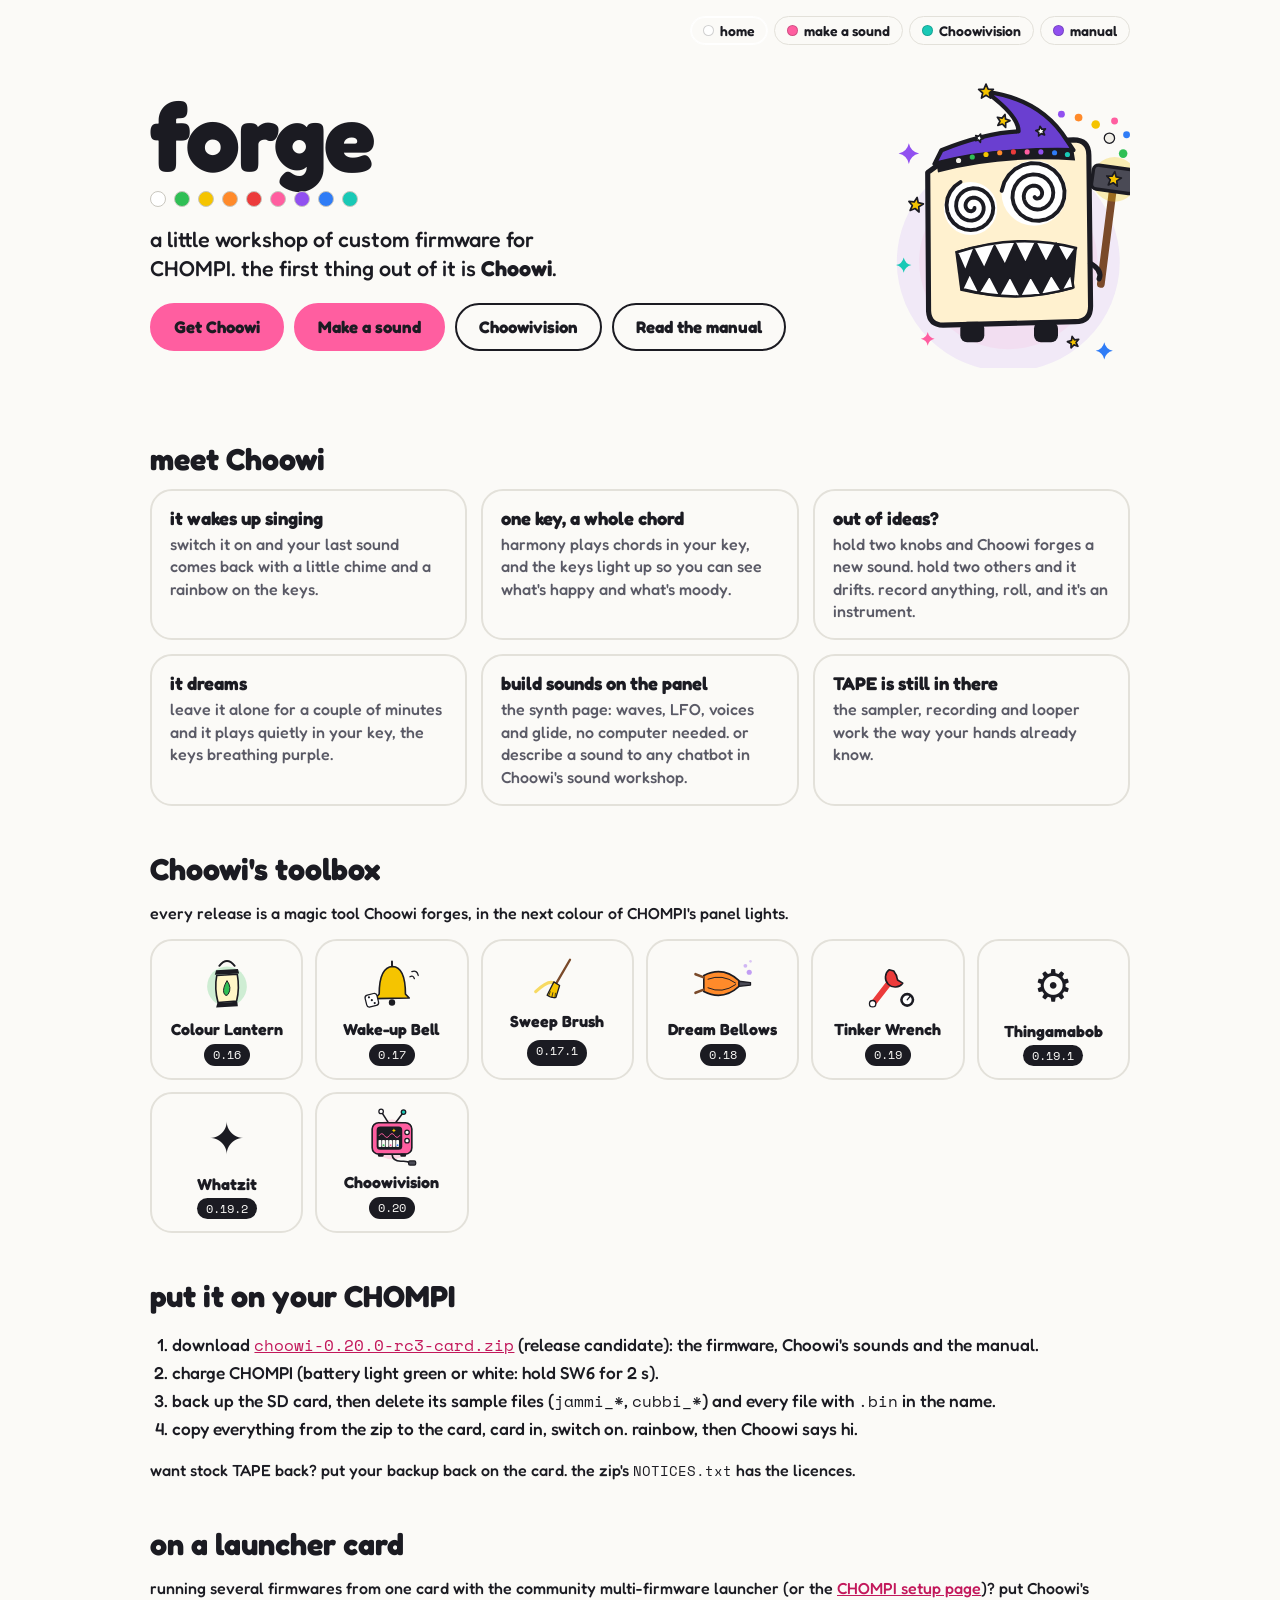
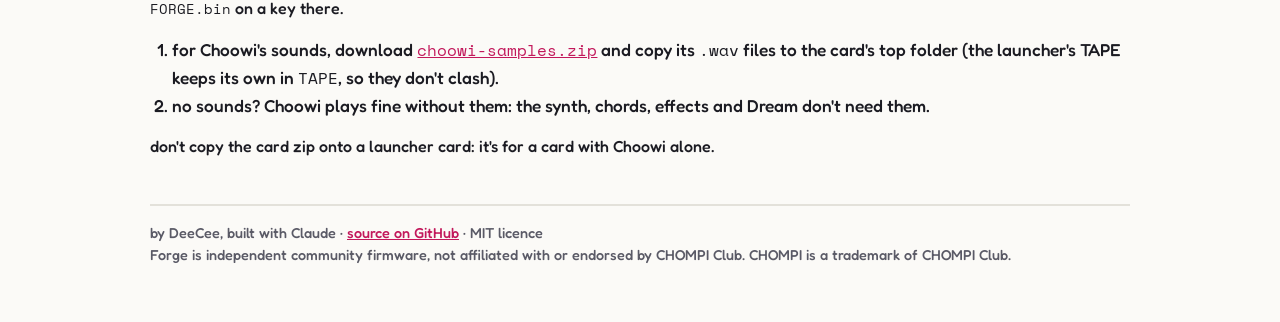
<file: docs/index.html>
<!doctype html>
<html lang="en">
<head>
<meta charset="utf-8">
<meta name="viewport" content="width=device-width, initial-scale=1">
<title>forge · Choowi for CHOMPI</title>
<meta name="description" content="Forge is a little workshop of custom firmware for CHOMPI. Choowi is the first one: a synth, sampler and looper that plays chords for you, wakes up singing and dreams when you leave it alone.">
<link rel="icon" href="forge/assets/choowi.svg">
<link rel="stylesheet" href="forge.css?v=2">
<style>
/* the home page: forge.css carries the look; this is the page's own layout */
body{padding:0 16px 56px}
.top{display:flex;justify-content:flex-end;padding-top:16px}
.wrap{max-width:980px;margin:0 auto}
header{display:grid;grid-template-columns:minmax(0,1fr) auto;gap:24px;align-items:center;padding:28px 0 28px}
@media (max-width:720px){header{grid-template-columns:1fr}header img{width:180px}}
h1{font-size:clamp(3.4rem,10vw,6rem);margin:0;line-height:.95;letter-spacing:-.02em}
.dots{display:flex;gap:8px;margin:10px 0 18px}.dots i,.dots a{width:16px;height:16px;border-radius:50%;display:inline-block;border:1px solid #c9c7bf}
/* the stage's door (a secret): one dot breathes */
.dots a{animation:breathe 7s ease-in-out infinite;transition:transform .2s}.dots a:hover,.dots a:focus-visible{transform:scale(1.25);box-shadow:0 0 12px 3px #ff5ea0;outline:none}
@keyframes breathe{0%,70%,100%{box-shadow:0 0 0 0 transparent}85%{box-shadow:0 0 9px 2px rgba(255,94,160,.55)}}
@media (prefers-reduced-motion:reduce){.dots a{animation:none}}
.lede{font-size:1.35rem;line-height:1.35;margin:0 0 20px;max-width:34ch}
.btns{display:flex;gap:10px;flex-wrap:wrap}
.btns .btn{font-size:1.05rem;min-height:48px;padding:12px 22px}
h2{font-size:1.9rem;margin:44px 0 12px}
.grid{display:grid;grid-template-columns:repeat(auto-fit,minmax(260px,1fr));gap:14px}
.card{border:2px solid var(--rule);border-radius:var(--r-l);padding:16px 18px}
.card b{display:block;font-size:1.15rem;margin-bottom:4px}
.card span{color:var(--muted);line-height:1.4}
.tools{display:grid;grid-template-columns:repeat(auto-fit,minmax(150px,1fr));gap:12px}
.tool{border:2px solid var(--rule);border-radius:var(--r-l);padding:12px;text-align:center;display:grid;justify-items:center;gap:4px}
.tool small{font-family:var(--mono);background:var(--ink);color:var(--paper);border-radius:var(--r-pill);padding:2px 9px;font-size:.72rem}
ol{line-height:1.6;font-size:1.08rem;padding-left:1.3em}
footer{margin-top:48px;color:var(--muted);font-size:.9rem;line-height:1.5;border-top:2px solid var(--rule);padding-top:16px}
</style>
</head>
<body style="--page:var(--c-pink)">
<div class="wrap">
<div class="wrap top"><nav class="sitenav" aria-label="forge site"><a class="home" href="" aria-current="page">home</a><a class="forge" href="workshop/">make a sound</a><a class="vision" href="workshop/display.html">Choowivision</a><a class="manual" href="forge/ILLUSTRATED_MANUAL.html">manual</a></nav></div>
<header>
<div>
<h1>forge</h1>
<div class="dots"><i aria-hidden="true" style="background:#fff"></i><i aria-hidden="true" style="background:#2fbf55"></i><i aria-hidden="true" style="background:#f5c400"></i><i aria-hidden="true" style="background:#ff8a2a"></i><i aria-hidden="true" style="background:#ec3b3b"></i><a href="workshop/stage.html" aria-label="?" style="background:#ff5ea0"></a><i aria-hidden="true" style="background:#9150f0"></i><i aria-hidden="true" style="background:#2f7cf6"></i><i aria-hidden="true" style="background:#19c9b6"></i></div>
<p class="lede">a little workshop of custom firmware for CHOMPI. the first thing out of it is <b>Choowi</b>.</p>
<div class="btns"><a class="btn primary" href="https://github.com/myth-world/Forge/releases">Get Choowi</a><a class="btn primary" href="workshop/">Make a sound</a><a class="btn" href="workshop/display.html" title="CHOMPI's screen on your phone">Choowivision</a><a class="btn" href="forge/ILLUSTRATED_MANUAL.html">Read the manual</a></div>
</div>
<img src="forge/assets/choowi.svg" width="240" alt="Choowi, the magic blacksmith">
</header>

<h2>meet Choowi</h2>
<div class="grid">
<div class="card"><b>it wakes up singing</b><span>switch it on and your last sound comes back with a little chime and a rainbow on the keys.</span></div>
<div class="card"><b>one key, a whole chord</b><span>harmony plays chords in your key, and the keys light up so you can see what's happy and what's moody.</span></div>
<div class="card"><b>out of ideas?</b><span>hold two knobs and Choowi forges a new sound. hold two others and it drifts. record anything, roll, and it's an instrument.</span></div>
<div class="card"><b>it dreams</b><span>leave it alone for a couple of minutes and it plays quietly in your key, the keys breathing purple.</span></div>
<div class="card"><b>build sounds on the panel</b><span>the synth page: waves, LFO, voices and glide, no computer needed. or describe a sound to any chatbot in Choowi's sound workshop.</span></div>
<div class="card"><b>TAPE is still in there</b><span>the sampler, recording and looper work the way your hands already know.</span></div>
</div>

<h2>Choowi's toolbox</h2>
<p>every release is a magic tool Choowi forges, in the next colour of CHOMPI's panel lights.</p>
<div class="tools">
<div class="tool"><img src="forge/assets/tool-colour-lantern.svg" width="64" alt=""><b>Colour Lantern</b><small>0.16</small></div>
<div class="tool"><img src="forge/assets/tool-wake-up-bell.svg" width="64" alt=""><b>Wake-up Bell</b><small>0.17</small></div>
<div class="tool"><img src="forge/assets/tool-sweep-brush.svg" width="52" alt=""><b>Sweep Brush</b><small>0.17.1</small></div>
<div class="tool"><img src="forge/assets/tool-dream-bellows.svg" width="64" alt=""><b>Dream Bellows</b><small>0.18</small></div>
<div class="tool"><img src="forge/assets/tool-tinker-wrench.svg" width="64" alt=""><b>Tinker Wrench</b><small>0.19</small></div>
<div class="tool"><span aria-hidden="true" style="font-size:44px;line-height:64px">⚙</span><b>Thingamabob</b><small>0.19.1</small></div>
<div class="tool"><span aria-hidden="true" style="font-size:44px;line-height:64px">✦</span><b>Whatzit</b><small>0.19.2</small></div>
<div class="tool"><img src="forge/assets/tool-choowivision.svg" width="64" alt=""><b>Choowivision</b><small>0.20</small></div>
</div>

<h2>put it on your CHOMPI</h2>
<ol>
<li>download <a href="https://github.com/myth-world/Forge/releases/tag/choowi-0.20.0-rc3"><code>choowi-0.20.0-rc3-card.zip</code></a> (release candidate): the firmware, Choowi's sounds and the manual.</li>
<li>charge CHOMPI (battery light green or white: hold SW6 for 2 s).</li>
<li>back up the SD card, then delete its sample files (<code>jammi_*</code>, <code>cubbi_*</code>) and every file with <code>.bin</code> in the name.</li>
<li>copy everything from the zip to the card, card in, switch on. rainbow, then Choowi says hi.</li>
</ol>
<p>want stock TAPE back? put your backup back on the card. the zip's <code>NOTICES.txt</code> has the licences.</p>
<h2>on a launcher card</h2>
<p>running several firmwares from one card with the community multi-firmware launcher (or the <a href="https://ugrossek.github.io/CHOMPI/setup/">CHOMPI setup page</a>)? put Choowi's <code>FORGE.bin</code> on a key there.</p>
<ol>
<li>for Choowi's sounds, download <a href="https://github.com/myth-world/Forge/releases/latest/download/choowi-samples.zip"><code>choowi-samples.zip</code></a> and copy its <code>.wav</code> files to the card's top folder (the launcher's TAPE keeps its own in <code>TAPE</code>, so they don't clash).</li>
<li>no sounds? Choowi plays fine without them: the synth, chords, effects and Dream don't need them.</li>
</ol>
<p>don't copy the card zip onto a launcher card: it's for a card with Choowi alone.</p>

<footer>
by DeeCee, built with Claude · <a href="https://github.com/myth-world/Forge">source on GitHub</a> · MIT licence<br>
Forge is independent community firmware, not affiliated with or endorsed by CHOMPI Club. CHOMPI is a trademark of CHOMPI Club.
</footer>
</div>
</body>
</html>
</file>
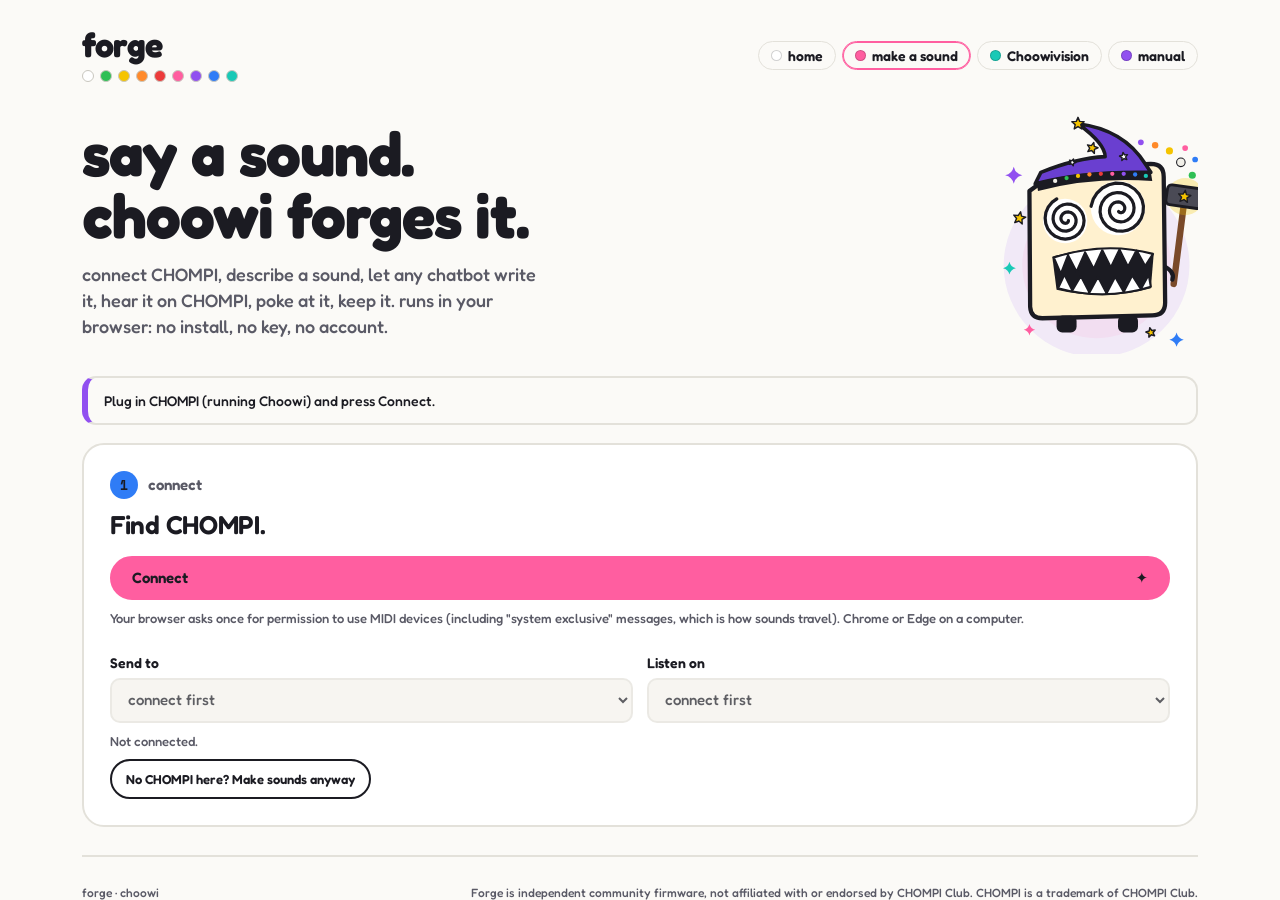
<file: docs/send/index.html>
<!doctype html>
<html lang="en"><head><meta charset="utf-8"><meta http-equiv="refresh" content="0; url=../workshop/"><title>Choowi's forge</title>
<link rel="canonical" href="../workshop/"></head>
<body><p>The send page is now part of <a href="../workshop/">Choowi's forge</a>.</p></body></html>
</file>
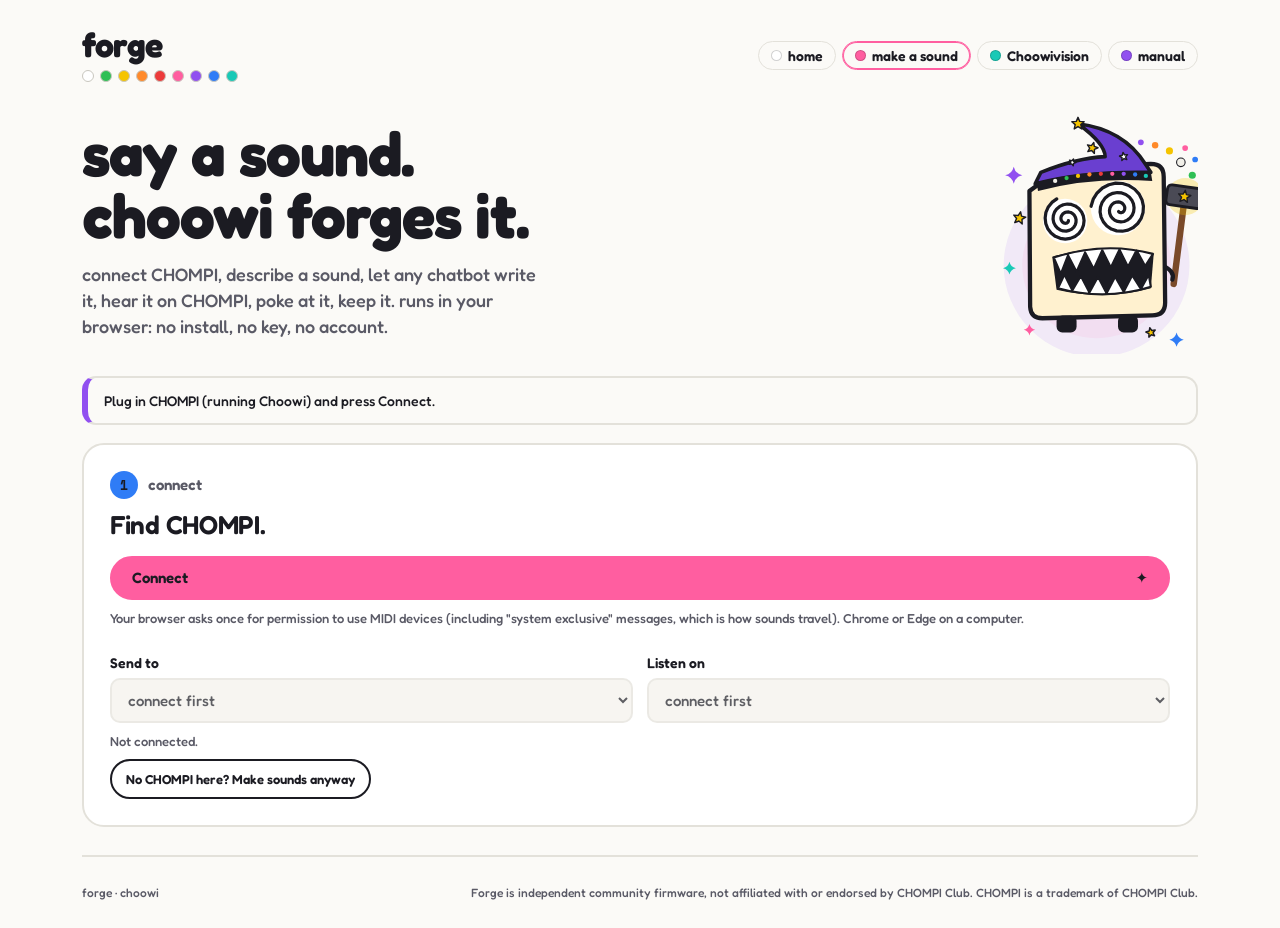
<file: docs/workshop/index.html>
<!doctype html>
<html lang="en">
<head>
  <meta charset="utf-8"><meta name="viewport" content="width=device-width, initial-scale=1">
  <title>Choowi's forge</title>
  <meta name="description" content="Make a sound for CHOMPI with any chatbot, hear it live on CHOMPI, tweak it, keep it. Runs in your browser.">
  <link rel="icon" href="../forge/assets/choowi.svg">
  <link rel="stylesheet" href="../forge.css?v=2">
  <link rel="stylesheet" href="style.css?v=2">
  <script src="forge-wire.js" defer></script><script src="data.js" defer></script>
  <script src="editor.js" defer></script><script src="app.js" defer></script>
</head>
<body style="--page:var(--c-pink)">
<header>
  <div>
    <a class="brand" href="../">forge</a>
    <div class="dots" aria-hidden="true"><i class="c1"></i><i class="c2"></i><i class="c3"></i><i class="c4"></i><i class="c5"></i><i class="c6"></i><i class="c7"></i><i class="c8"></i><i class="c9"></i></div>
  </div>
  <nav class="sitenav" aria-label="forge site"><a class="home" href="../">home</a><a class="forge" href="../workshop/" aria-current="page">make a sound</a><a class="vision" href="../workshop/display.html">Choowivision</a><a class="manual" href="../forge/ILLUSTRATED_MANUAL.html">manual</a></nav>
</header>
<main>
  <div class="intro">
    <div>
      <h1>say a sound.<br>choowi forges it.</h1>
      <p>connect CHOMPI, describe a sound, let any chatbot write it, hear it on CHOMPI, poke at it, keep it. runs in your browser: no install, no key, no account.</p>
    </div>
    <img src="../forge/assets/choowi.svg" width="180" alt="Choowi, the magic blacksmith">
  </div>
  <div id="notice" role="status" aria-live="polite">Plug in CHOMPI (running Choowi) and press Connect.</div>

  <section class="card" id="connect-card" aria-labelledby="connect-heading">
    <p class="eyebrow"><i class="step c8">1</i>connect</p><h2 id="connect-heading">Find CHOMPI.</h2>
    <button id="connect" class="primary wide" type="button">Connect <span aria-hidden="true">✦</span></button>
    <p class="hint">Your browser asks once for permission to use MIDI devices (including "system exclusive" messages, which is how sounds travel). Chrome or Edge on a computer.</p>
    <div class="pair">
      <div><label for="output">Send to</label><select id="output" disabled><option value="">connect first</option></select></div>
      <div><label for="input">Listen on</label><select id="input" disabled><option value="">connect first</option></select></div>
    </div>
    <p id="device" class="hint">Not connected.</p>
    <button id="skip" class="quiet small" type="button">No CHOMPI here? Make sounds anyway</button>
  </section>

  <div id="forge" hidden>
    <div id="audition" class="card audition" aria-label="Audition on CHOMPI">
      <div class="audition-row">
        <label class="check"><input id="live" type="checkbox" checked> live on CHOMPI</label>
        <span id="device-short" class="hint"></span>
        <span class="octave" role="group" aria-label="Octave"><button id="oct-down" type="button" class="small" aria-label="octave down">− oct</button><span id="oct-label" class="hint">C3–C5</span><button id="oct-up" type="button" class="small" aria-label="octave up">oct +</button></span>
        <button id="stop" type="button" class="small">Stop sound</button>
      </div>
      <div id="keys" class="keys" role="group" aria-label="Play a note on CHOMPI"></div>
    </div>
    <div class="tabs" role="tablist">
      <button id="tab-easy" role="tab" aria-selected="true" aria-controls="easy" type="button">easy</button>
      <button id="tab-tweak" role="tab" aria-selected="false" aria-controls="tweak" type="button">tweak</button>
    </div>
    <div class="grid">
      <section class="card" id="easy" role="tabpanel" aria-labelledby="tab-easy">
        <p class="eyebrow"><i class="step c6">2</i>say it</p><h2>What should it sound like?</h2>
        <label for="idea">Your idea</label>
        <textarea id="idea" rows="3" maxlength="4000" placeholder="warm detuned saw pad, slow filter swell, a little wobble, big reverb" spellcheck="true"></textarea>
        <button id="make-prompt" class="primary wide" type="button">Copy the prompt <span aria-hidden="true">✦</span></button>
        <textarea id="prompt-text" rows="3" readonly hidden aria-label="The prompt to copy"></textarea>
        <p class="eyebrow later"><i class="step c7">3</i>let a chatbot forge it</p>
        <ol class="hint"><li>Paste the prompt into any chatbot: ChatGPT, Claude, Gemini, whatever's open.</li><li>Copy its whole reply and drop it here.</li></ol>
        <label for="reply">The chatbot's reply</label>
        <textarea id="reply" rows="4" maxlength="65536" placeholder="paste the whole reply (the JSON block is enough)" spellcheck="false"></textarea>
        <button id="use-reply" class="primary wide" type="button">Use this reply <span aria-hidden="true">✦</span></button>
        <p class="hint">It plays on CHOMPI straight away (live on). Tweak it in the other tab.</p>
      </section>
      <section class="card" id="tweak" role="tabpanel" aria-labelledby="tab-tweak">
        <p class="eyebrow"><i class="step c3">4</i>tweak &amp; keep</p><h2>Poke at it.</h2>
        <label for="preset">Start from a preset</label><select id="preset"><option value="">pick a starting point</option></select>
        <fieldset id="editor" disabled>
          <label for="patch-name">Name</label><input id="patch-name" maxlength="80" required>
          <label for="routing">Signal path</label><select id="routing"></select>
          <div class="fold-bar"><p class="group">Settings</p><button id="fold-all" type="button" class="quiet small">open all</button></div>
          <div id="groups"></div>
        </fieldset>
        <div id="save-device" class="save-device">
          <p class="group">Save to CHOMPI</p>
          <div class="pair">
            <div><label for="save-bank">Bank</label><select id="save-bank"></select></div>
            <div><label for="save-slot">Slot (white key)</label><select id="save-slot"></select></div>
          </div>
          <button id="save-to-chompi" class="primary wide" type="button" disabled>Save to CHOMPI <span aria-hidden="true">✦</span></button>
          <p class="hint">Saves the sound CHOMPI is playing into that slot on its card, like the panel's save. Recall it on the panel: toggle down, hold CHOMPI, presets page, the slot's white key.</p>
        </div>
        <div class="button-row"><button id="download" class="primary" type="button" disabled>Save JSON</button><label class="file-button" for="import">Open JSON<input id="import" type="file" accept=".json,application/json"></label></div>
        <details><summary>Peek at the JSON</summary><pre id="json">No sound yet.</pre></details>
        <p class="footnote">CHOMPI plays what you hear here until you change it. Save to CHOMPI keeps it on CHOMPI's card; Save JSON keeps it on this computer.</p>
      </section>
    </div>
  </div>
  <footer><span>forge · choowi</span><span>Forge is independent community firmware, not affiliated with or endorsed by CHOMPI Club. CHOMPI is a trademark of CHOMPI Club.</span></footer>
</main>
</body></html>
</file>
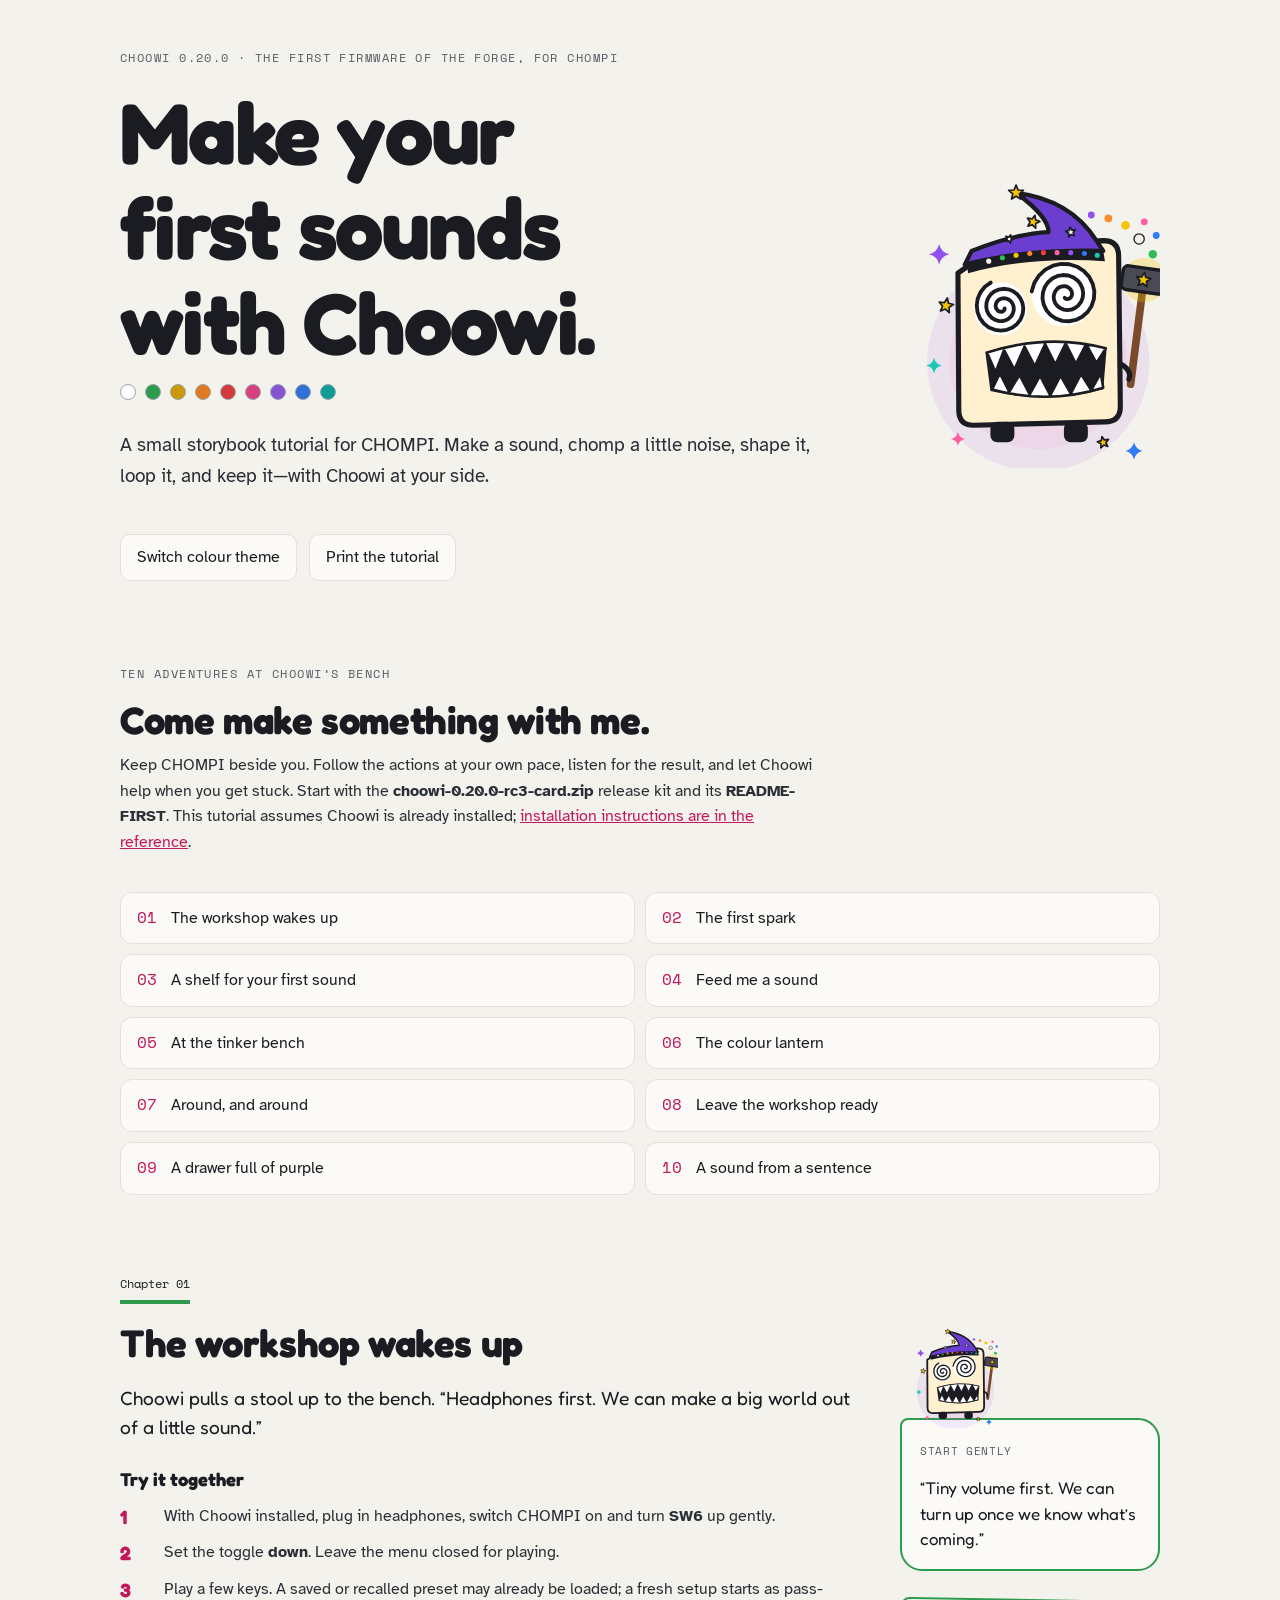
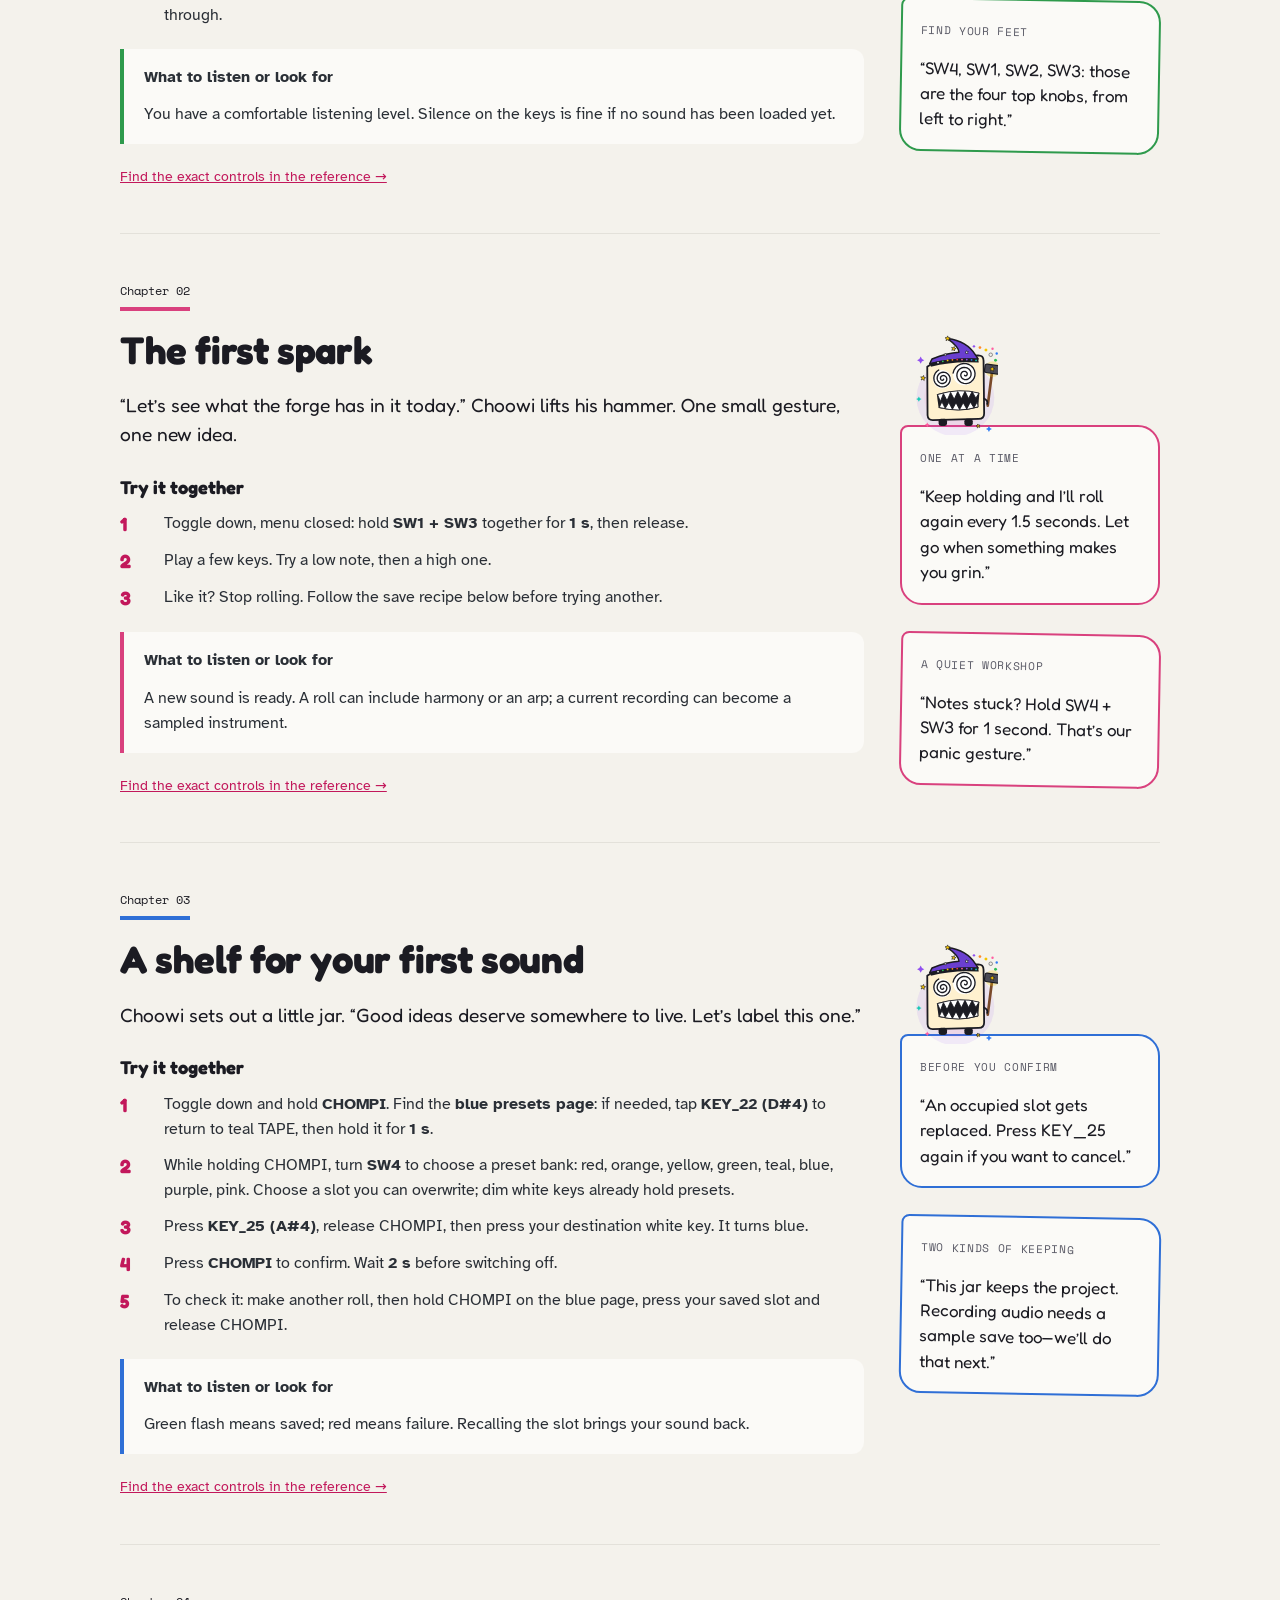
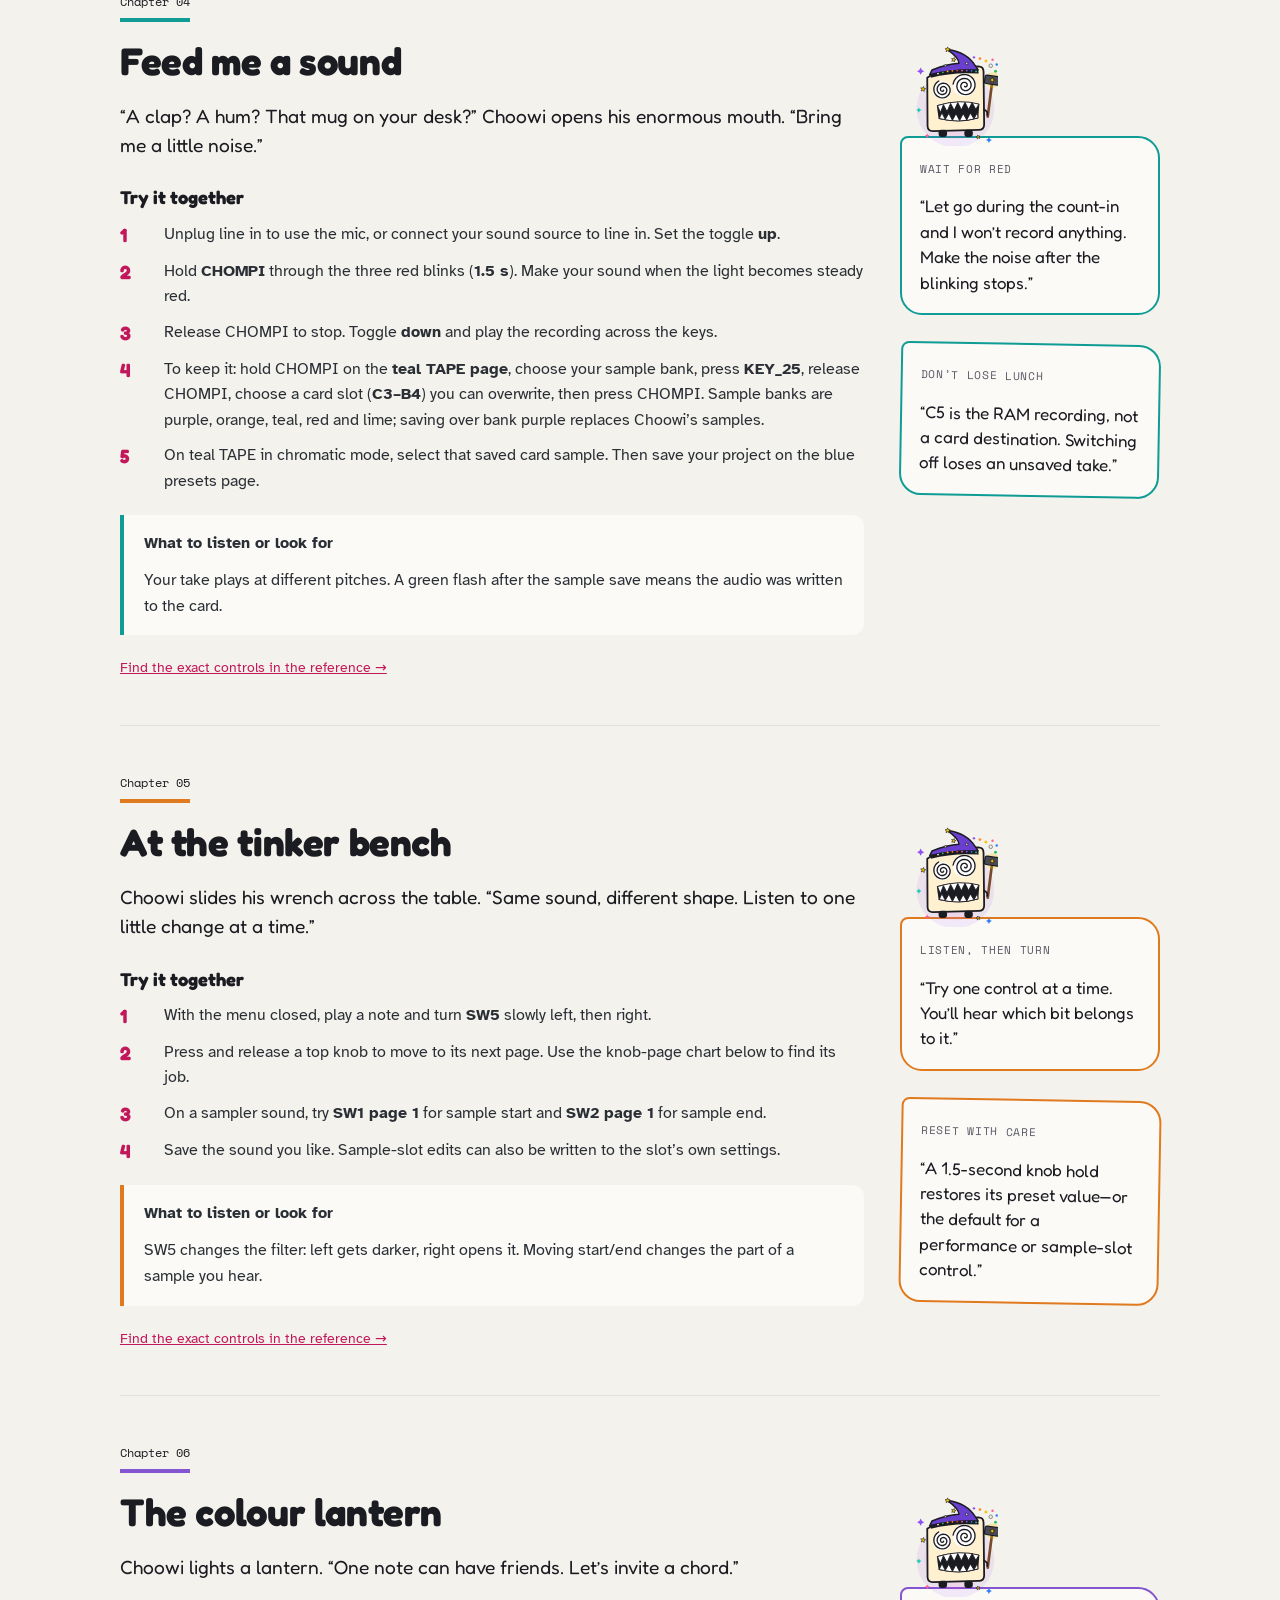
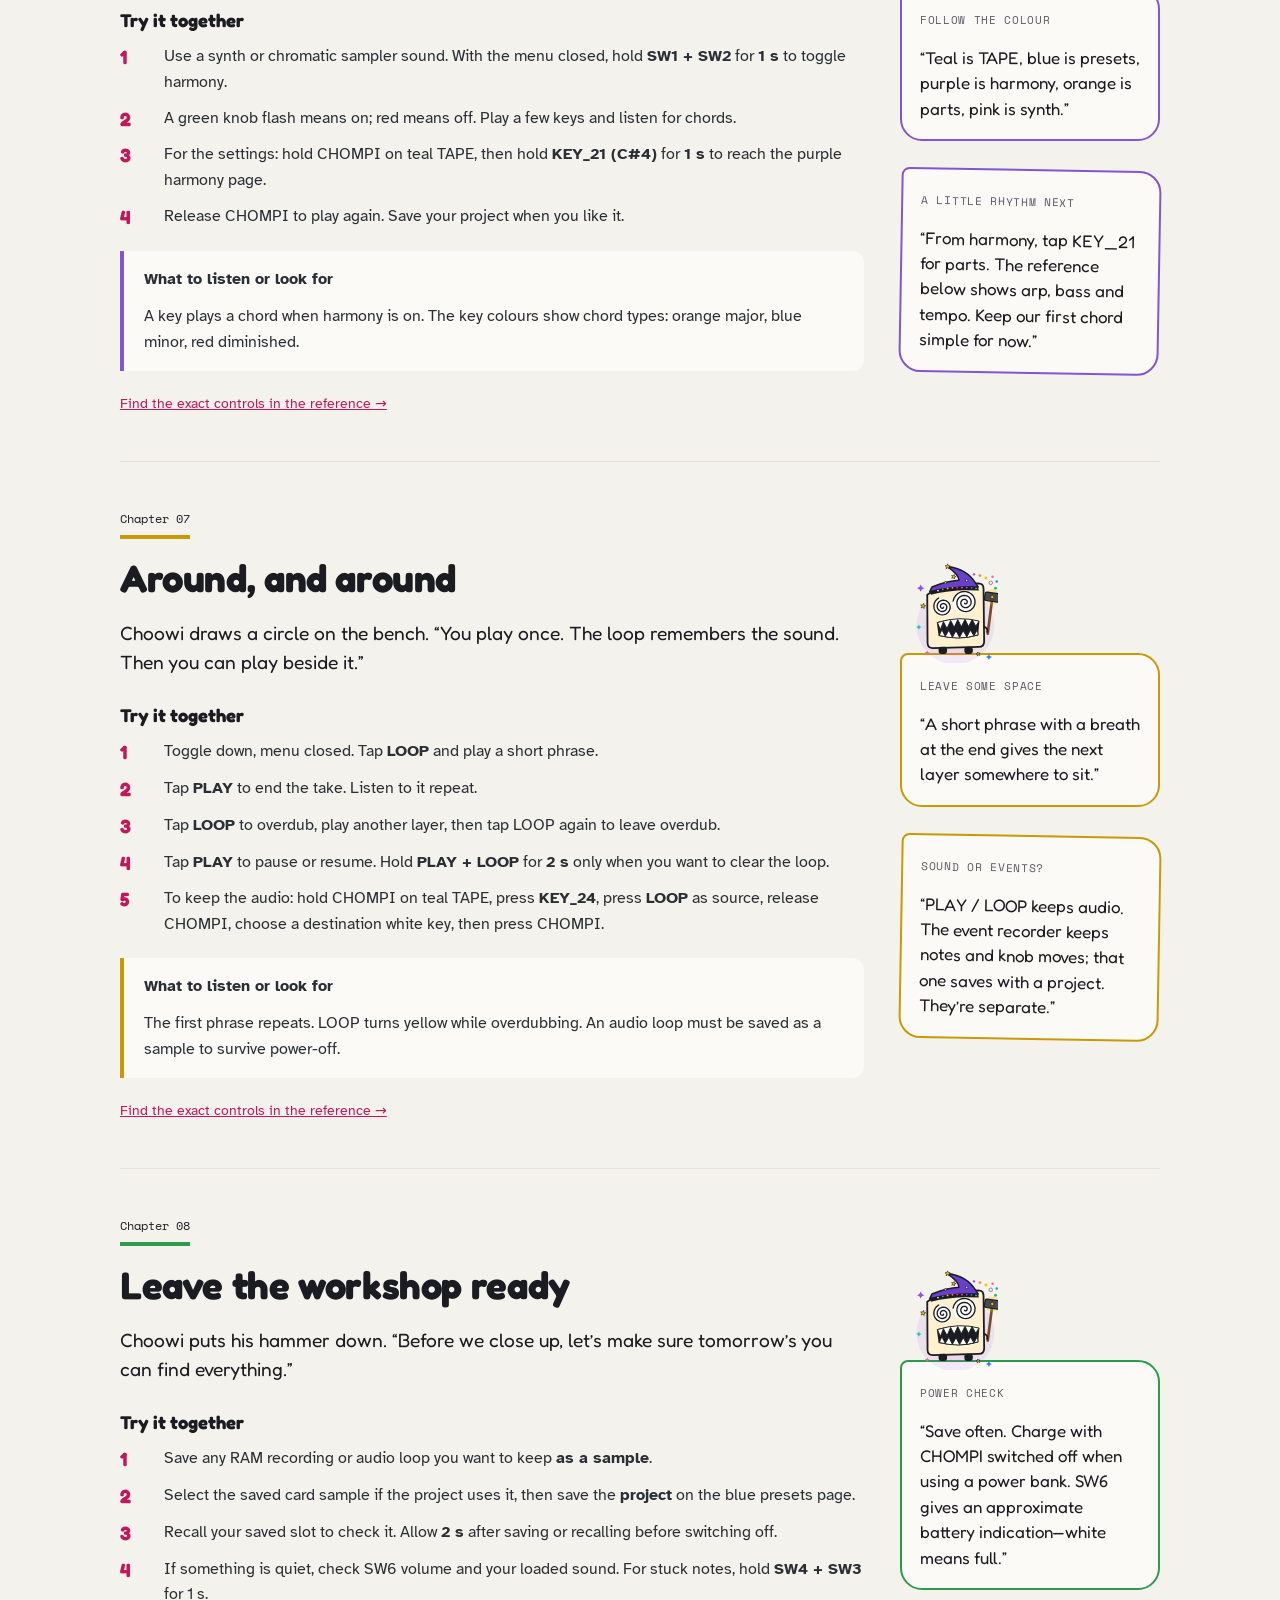
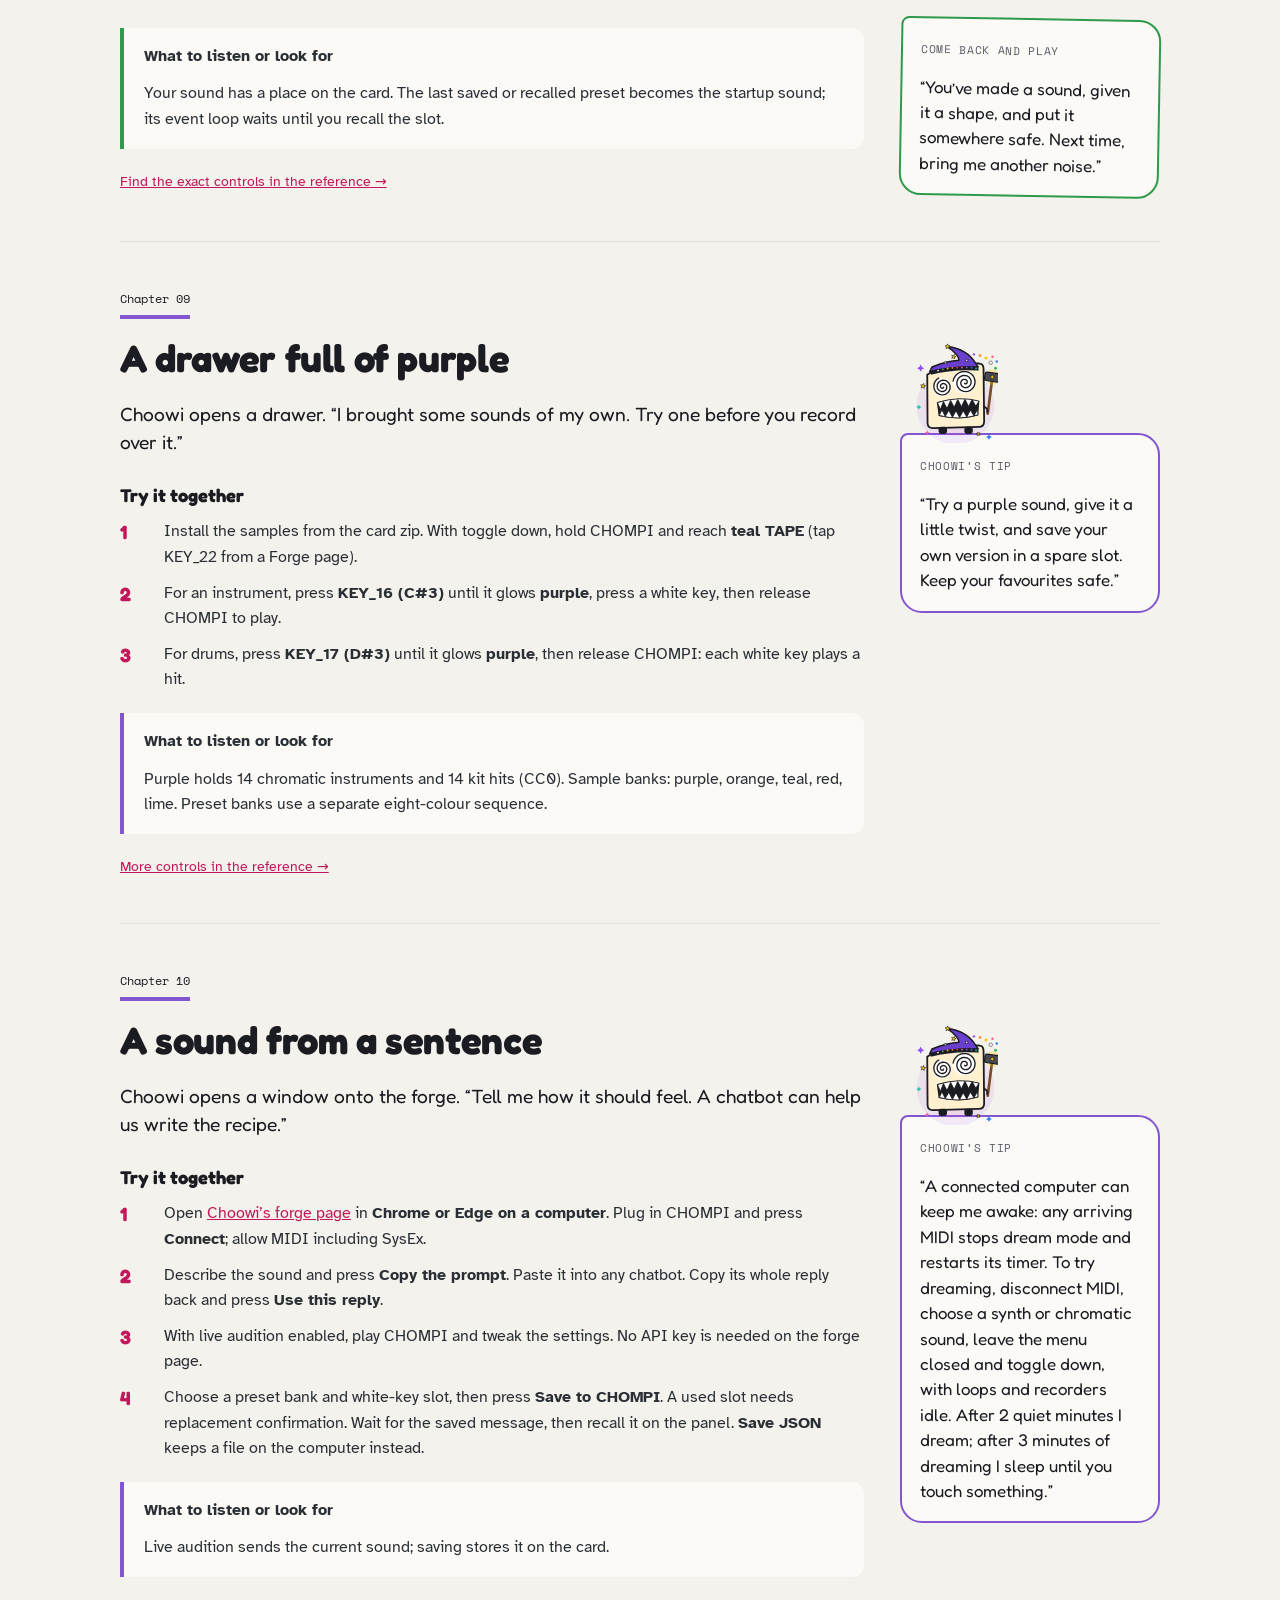
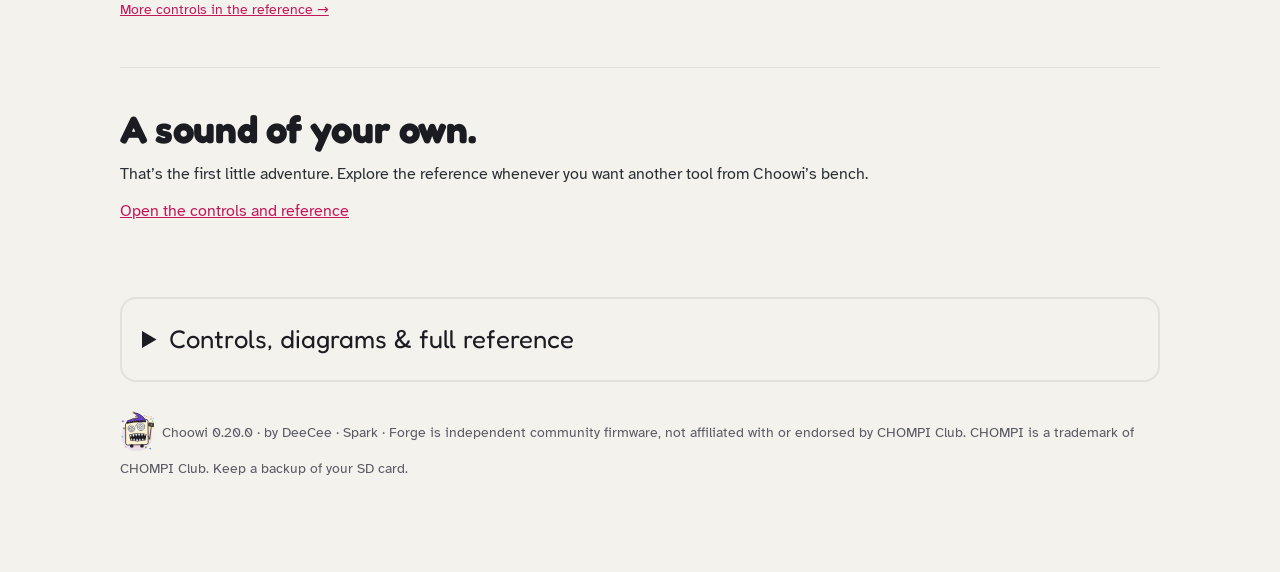
<file: docs/forge/ILLUSTRATED_MANUAL.html>
<!doctype html>
<meta charset="utf-8">
<meta name="viewport" content="width=device-width, initial-scale=1">
<title>Make your first sounds with Choowi · 0.20.0</title>
<link rel="preconnect" href="https://fonts.googleapis.com">
<link rel="stylesheet" href="https://fonts.googleapis.com/css2?family=Fredoka:wght@500;600;700&family=Atkinson+Hyperlegible:ital,wght@0,400;0,700;1,400&family=Space+Mono:wght@400;700&display=swap">
<style>
/* Forge "Spark" (the hardware check, 2026-10-11): CHOMPI's nine panel colours are the brand. Ink on warm paper, Fredoka for words, Space Mono for settings. */
:root{
  --bg:#f4f2ec; --paper:#fbfaf7; --ink:#1b1b22; --muted:#5a5a66; --rule:#e3e1da;
  --body:#2a2f36; --panel:#dfe3e6; --panel-edge:#c4cad0;
  --key-white:#fbfbfa; --key-black:#23272d; --key-edge:#9aa3ad; --key-label:#1d2126; --key-label-dark:#eef1f4;
  --teal:#0e9c95; --pink:#d9417e; --orange:#e07a1f; --blue:#2f6fd6; --green:#2e9a4c; --purple:#8455d0; --red:#d23b3b; --yellow:#c99a06; --magenta:#c43fd1;
  --accent:#c2185b; --spark:#ff5ea0;
  --f-display:"Fredoka", "Avenir Next", "Segoe UI", sans-serif;
  --f-body:"Atkinson Hyperlegible", "Segoe UI", system-ui, sans-serif;
  --f-mono:"Space Mono", ui-monospace, "Cascadia Mono", Consolas, monospace;
}
@media (prefers-color-scheme: dark){:root:not([data-theme="light"]){
  --bg:#14141a; --paper:#1b1b22; --ink:#f4f2ec; --muted:#a9a9b4; --rule:#2c2c36;
  --body:#dcdbe2; --panel:#22222b; --panel-edge:#34343f;
  --key-white:#e9ecee; --key-black:#0b0d0f; --key-edge:#4a525b; --key-label:#14171b; --key-label-dark:#e4e8ec;
  --teal:#29c2ba; --pink:#f0679d; --orange:#f39a47; --blue:#6f9dfa; --green:#4fc06f; --purple:#a786f0; --red:#f06161; --yellow:#e8bd2c; --magenta:#de6be9;
  --accent:#ff7db3; color-scheme:dark}}
:root[data-theme="dark"]{
  --bg:#14141a; --paper:#1b1b22; --ink:#f4f2ec; --muted:#a9a9b4; --rule:#2c2c36;
  --body:#dcdbe2; --panel:#22222b; --panel-edge:#34343f;
  --key-white:#e9ecee; --key-black:#0b0d0f; --key-edge:#4a525b; --key-label:#14171b; --key-label-dark:#e4e8ec;
  --teal:#29c2ba; --pink:#f0679d; --orange:#f39a47; --blue:#6f9dfa; --green:#4fc06f; --purple:#a786f0; --red:#f06161; --yellow:#e8bd2c; --magenta:#de6be9;
  --accent:#ff7db3; color-scheme:dark}
*{box-sizing:border-box}
body{background:var(--bg);color:var(--body);font-family:var(--f-body);font-size:16px;line-height:1.6;margin:0;padding-inline:16px;padding-block:0 64px}
.wrap{max-width:1040px;margin:0 auto}
.col{max-width:68ch}
h1,h2,h3{font-family:var(--f-display);color:var(--ink);text-wrap:balance;line-height:1.1;margin:0}
h1{font-size:clamp(3rem,8vw,5.4rem);font-weight:700;letter-spacing:-.02em}
h2{font-size:clamp(1.7rem,3.6vw,2.4rem);font-weight:700;letter-spacing:-.01em}
.dots{display:flex;gap:9px;margin-top:-4px}
header.hero{grid-template-columns:minmax(0,1fr) auto;align-items:center;column-gap:28px}
.hero-main{display:grid;gap:18px;min-width:0}
.hero-mascot svg{display:block;width:240px;height:auto}
@media (max-width:760px){header.hero{grid-template-columns:1fr}.hero-mascot svg{width:170px}}
.say{display:flex;gap:14px;align-items:center;margin:16px 0;max-width:68ch}
.say svg{flex:0 0 auto;width:74px;height:auto}
.say p{margin:0;background:var(--paper);border:2px solid var(--rule);border-radius:18px 18px 18px 4px;padding:10px 14px;font-family:var(--f-display);font-weight:500;font-size:1.02rem;color:var(--ink)}
.say b{color:var(--accent)}
.toolhead{display:flex;align-items:center;gap:12px}
.toolhead svg.tool{flex:0 0 auto}
.tools{display:grid;grid-template-columns:repeat(auto-fit,minmax(170px,1fr));gap:14px;margin:14px 0}
.tools > div{background:var(--paper);border:2px solid var(--rule);border-radius:18px;padding:12px;display:grid;justify-items:center;gap:4px;text-align:center}
.tools .v{font-family:var(--f-mono);font-size:.72rem;background:var(--ink);color:var(--bg);border-radius:99px;padding:2px 9px}
.tools .n{font-family:var(--f-display);font-weight:700;font-size:1.1rem;color:var(--ink)}
footer .mini{display:inline-block;vertical-align:middle;margin-right:8px}
footer .mini svg{width:34px;height:auto}
.dots i{width:16px;height:16px;border-radius:50%;display:inline-block;border:1px solid var(--key-edge)}
h3{font-size:1.15rem;font-weight:700;margin-top:28px}
p{margin:12px 0}
a{color:var(--accent)}
code,.k{font-family:var(--f-mono);font-size:.86em}
.k{display:inline-block;padding:0 .4em;border:1px solid var(--rule);border-radius:4px;background:var(--paper);color:var(--ink);white-space:nowrap}
.eyebrow{font-family:var(--f-mono);font-size:.75rem;letter-spacing:.12em;text-transform:uppercase;color:var(--muted)}
header.hero{padding-block:48px 28px;display:grid;gap:18px}
.hero .sub{font-size:1.2rem;max-width:58ch;color:var(--body)}
.status{display:flex;flex-wrap:wrap;gap:10px;margin-top:6px}
.pill{font-family:var(--f-mono);font-size:.72rem;padding:4px 12px;border-radius:999px;border:1px solid var(--rule);background:var(--paper);color:var(--ink);display:inline-flex;align-items:center;gap:7px}
.pill i{width:8px;height:8px;border-radius:50%;display:inline-block}
.dot-hw{background:var(--green)} .dot-sw{background:var(--yellow)} .dot-person{background:var(--blue)}
nav.toc{display:flex;flex-wrap:wrap;gap:6px 14px;padding-block:14px;border-top:1px solid var(--rule);border-bottom:1px solid var(--rule);font-size:.92rem}
nav.toc a{color:var(--ink);text-decoration:none;border-bottom:1px solid transparent}
nav.toc a:hover,nav.toc a:focus-visible{border-bottom-color:var(--accent);outline:none}
section{padding-block:44px 8px;border-bottom:1px solid var(--rule);display:grid;gap:6px}
section > .head{display:flex;flex-wrap:wrap;align-items:baseline;gap:8px 16px}
.glossary{display:grid;grid-template-columns:minmax(120px,max-content) 1fr;gap:6px 18px;margin:8px 0 20px}
.glossary dt{font-weight:700;color:var(--ink)}.glossary dd{margin:0}
@media (max-width:600px){.glossary{grid-template-columns:1fr}.glossary dd{margin-bottom:6px}}
.figure.panel-art{background:#101015;border-color:#2c2c36;padding:8px}
.figure.panel-art svg{display:block;width:100%;height:auto;min-width:640px}
.figure{margin:18px 0 6px;overflow-x:auto;background:var(--paper);border:1px solid var(--rule);border-radius:10px;padding:16px}
.figure svg{display:block;min-width:640px;width:100%;height:auto}
.figure.small svg{min-width:0;max-width:560px}
.caption{font-size:.85rem;color:var(--muted);margin-top:8px}
table{border-collapse:collapse;width:100%;font-size:.94rem}
.tablebox{overflow-x:auto;margin:12px 0}
th,td{text-align:left;vertical-align:top;padding:8px 10px;border-bottom:1px solid var(--rule)}
th{font-family:var(--f-mono);font-size:.74rem;letter-spacing:.06em;text-transform:uppercase;color:var(--muted);font-weight:600}
td:first-child{color:var(--ink);font-weight:700;white-space:nowrap}
ol.steps{padding-left:0;list-style:none;counter-reset:s;display:grid;gap:10px;margin:14px 0}
ol.steps li{counter-increment:s;display:grid;grid-template-columns:32px 1fr;gap:12px;align-items:start}
ol.steps li::before{content:counter(s);font-family:var(--f-display);font-weight:700;font-size:1.2rem;color:var(--accent);line-height:1.4}
.grid2{display:grid;grid-template-columns:repeat(auto-fit,minmax(280px,1fr));gap:18px;align-items:start}
.grid2 > *{min-width:0}
.note{border-left:3px solid var(--accent);padding:6px 0 6px 14px;margin:14px 0;color:var(--body)}
.warn{border-left-color:var(--orange)}
.legend{display:grid;grid-template-columns:repeat(auto-fit,minmax(230px,1fr));gap:8px 18px;margin:12px 0}
.legend div{display:flex;gap:10px;align-items:flex-start;font-size:.93rem}
.sw{flex:0 0 16px;height:16px;border-radius:50%;margin-top:4px;border:1px solid var(--key-edge)}
.blink{animation:bl 1s steps(2,start) infinite}
@keyframes bl{to{visibility:hidden}}
@media (prefers-reduced-motion: reduce){.blink{animation:none}}
footer{padding-block:28px;color:var(--muted);font-size:.86rem}
/* Storybook lessons: action in the centre, Choowi in the margin. */
.book-intro{padding:40px 0 24px;max-width:70ch}.book-intro h2{margin-top:12px}.chapter-nav{display:grid;grid-template-columns:repeat(2,minmax(0,1fr));gap:10px;margin:0 0 32px}.chapter-nav a{padding:12px 16px;background:var(--paper);border:1px solid var(--rule);border-radius:12px;color:var(--ink);text-decoration:none}.chapter-nav span{color:var(--accent);font-family:var(--f-mono);margin-right:10px}.story-chapter{display:grid;grid-template-columns:minmax(0,1fr) 260px;gap:36px;padding:44px 0;scroll-margin-top:24px}.lesson{min-width:0}.chapter-number{display:inline-block;color:var(--ink);font-family:var(--f-mono);font-size:.78rem;border-bottom:4px solid var(--chapter);padding-bottom:6px;margin-bottom:18px}.story-scene{font-family:var(--f-display);font-size:1.2rem;color:var(--ink);line-height:1.5;margin:20px 0 28px}.lesson-result{background:var(--paper);border-left:4px solid var(--chapter);border-radius:0 12px 12px 0;padding:16px 20px;margin:20px 0}.lesson-result p{margin-bottom:0}.reference-link{font-size:.88rem}.choowi-margin{padding-top:54px;display:flex;flex-direction:column;gap:28px}.margin-tip svg{display:block;width:84px;height:auto;margin:0 0 -10px 14px;position:relative;z-index:1}.tip-bubble{border:2px solid var(--chapter);background:var(--paper);border-radius:8px 22px 22px 22px;padding:18px}.tip-bubble span{font-family:var(--f-mono);font-size:.7rem;text-transform:uppercase;letter-spacing:.06em;color:var(--muted)}.tip-bubble p{font-family:var(--f-display);font-size:1.06rem;line-height:1.5;color:var(--ink);margin-bottom:0}.tip-1{transform:rotate(1deg)}.book-end{padding:40px 0}.reference-book{border:2px solid var(--rule);border-radius:16px;padding:20px;margin-top:32px}.reference-book>summary{font-family:var(--f-display);font-size:1.6rem;color:var(--ink);cursor:pointer}a:focus-visible,summary:focus-visible,button:focus-visible{outline:3px solid var(--purple);outline-offset:4px}.book-tools{display:flex;gap:12px;flex-wrap:wrap;margin:12px 0}.book-tools button{font:inherit;padding:10px 16px;background:var(--paper);border:1px solid var(--rule);border-radius:10px;color:var(--ink);cursor:pointer}@media(max-width:760px){.story-chapter{grid-template-columns:1fr;gap:12px}.choowi-margin{padding-top:8px;display:grid;grid-template-columns:repeat(2,minmax(0,1fr));gap:12px}.tip-1{transform:none}.chapter-nav{grid-template-columns:1fr}}@media(max-width:480px){.choowi-margin{grid-template-columns:1fr}.margin-tip{display:flex;align-items:flex-start;gap:10px}.margin-tip svg{flex:0 0 60px;width:60px;margin:0}.tip-bubble{flex:1;min-width:0}}@media print{.book-tools,.chapter-nav,.reference-book{display:none}.story-chapter{break-inside:avoid;grid-template-columns:1fr 220px}.tip-1{transform:none}body{background:white;color:black}.story-scene,.tip-bubble p,h1,h2,h3{color:black}}
</style>

<div class="wrap">
<header class="hero">
  <div class="hero-main">
  <div class="eyebrow">Choowi 0.20.0 · the first firmware of the forge, for CHOMPI</div>
  <h1>Make your first sounds<br>with Choowi.</h1>
  <div class="dots" aria-hidden="true"><i style="background:var(--key-white)"></i><i style="background:var(--green)"></i><i style="background:var(--yellow)"></i><i style="background:var(--orange)"></i><i style="background:var(--red)"></i><i style="background:var(--pink)"></i><i style="background:var(--purple)"></i><i style="background:var(--blue)"></i><i style="background:var(--teal)"></i></div>
  <p class="sub">A small storybook tutorial for CHOMPI. Make a sound, chomp a little noise, shape it, loop it, and keep it—with Choowi at your side.</p><div class="book-tools"><button type="button" id="book-theme">Switch colour theme</button><button type="button" id="book-print">Print the tutorial</button></div>
  </div>
  <div class="hero-mascot"><svg width="240" height="294" viewBox="0 -24 280 344" role="img" aria-label="Choowi, the forge mascot">
<ellipse cx="138" cy="196" rx="130" ry="128" fill="#9150f0" opacity=".10"></ellipse>
<ellipse cx="138" cy="196" rx="104" ry="102" fill="#ff5ea0" opacity=".08"></ellipse>
<path d="M22 58 Q24.16 67.84 34 70 Q24.16 72.16 22 82 Q19.84 72.16 10 70 Q19.84 67.84 22 58 Z" fill="#9150f0"></path><path d="M16 191 Q17.62 198.38 25 200 Q17.62 201.62 16 209 Q14.38 201.62 7 200 Q14.38 198.38 16 191 Z" fill="#19c9b6"></path><path d="M44 278 Q45.44 284.56 52 286 Q45.44 287.44 44 294 Q42.56 287.44 36 286 Q42.56 284.56 44 278 Z" fill="#ff5ea0"></path><path d="M250 290 Q251.8 298.2 260 300 Q251.8 301.8 250 310 Q248.2 301.8 240 300 Q248.2 298.2 250 290 Z" fill="#2f7cf6"></path><path d="M31.6 121.1 L32.9 127.2 L38.9 128.7 L33.6 131.9 L33.9 138.1 L29.3 134.0 L23.5 136.3 L26.0 130.6 L22.1 125.8 L28.2 126.4 Z" fill="#f5c400" stroke="#1b1b22" stroke-width="2" stroke-linejoin="round"></path><path d="M212.5 283.2 L215.3 287.1 L220.1 286.5 L217.1 290.3 L219.2 294.7 L214.7 293.1 L211.2 296.4 L211.3 291.6 L207.0 289.3 L211.7 287.9 Z" fill="#f5c400" stroke="#1b1b22" stroke-width="2" stroke-linejoin="round"></path>
<g><circle cx="256" cy="52" r="6" fill="#f1efe8" stroke="#1b1b22" stroke-width="1.5"></circle><circle cx="272" cy="70" r="5" fill="#2fbf55"></circle><circle cx="240" cy="36" r="5" fill="#f5c400"></circle><circle cx="220" cy="28" r="4.5" fill="#ff8a2a"></circle><circle cx="274" cy="92" r="4.5" fill="#ec3b3b"></circle><circle cx="262" cy="32" r="4" fill="#ff5ea0"></circle><circle cx="200" cy="24" r="4" fill="#9150f0"></circle><circle cx="276" cy="48" r="4" fill="#2f7cf6"></circle><circle cx="268" cy="112" r="4" fill="#19c9b6"></circle></g>
<path d="M246 222 L260 112" stroke="#7a4a2a" stroke-width="9" stroke-linecap="round"></path>
<circle cx="262" cy="100" r="26" fill="#f5c400" opacity=".28"></circle>
<rect x="236" y="86" width="50" height="28" rx="6" transform="rotate(8 261 100)" fill="#4a4a55" stroke="#1b1b22" stroke-width="4"></rect>
<path d="M262.3 91.1 L263.8 97.1 L269.9 98.4 L264.6 101.8 L265.2 107.9 L260.4 104.0 L254.7 106.5 L257.0 100.7 L252.9 96.1 L259.1 96.4 Z" fill="#f5c400" stroke="#1b1b22" stroke-width="2" stroke-linejoin="round"></path>
<path d="M44 92 Q78 66 128 58 L214 54 Q232 54 232 72 L234 248 Q234 266 216 266 L62 270 Q46 270 45 254 Z" fill="#fff1cf" stroke="#1b1b22" stroke-width="6" stroke-linejoin="round"></path>
<path d="M52 82 Q120 64 214 66 L206 54 Q176 6 112 -2 Q150 26 150 44 Q110 46 60 66 Z" fill="#6a3fd0" stroke="#1b1b22" stroke-width="5" stroke-linejoin="round"></path>
<path d="M54 80 Q130 60 214 66 L216 78 Q130 72 56 92 Z" fill="#1b1b22"></path>
<circle cx="80" cy="78" r="3" fill="#f1efe8"></circle><circle cx="96" cy="74" r="3" fill="#2fbf55"></circle><circle cx="112" cy="71" r="3" fill="#f5c400"></circle><circle cx="128" cy="69" r="3" fill="#ff8a2a"></circle><circle cx="144" cy="68" r="3" fill="#ec3b3b"></circle><circle cx="160" cy="68" r="3" fill="#ff5ea0"></circle><circle cx="176" cy="68" r="3" fill="#9150f0"></circle><circle cx="192" cy="69" r="3" fill="#2f7cf6"></circle><circle cx="207" cy="71" r="3" fill="#19c9b6"></circle>
<path d="M134.1 24.3 L134.8 29.7 L140.0 31.6 L135.0 34.0 L134.9 39.5 L131.1 35.5 L125.8 37.0 L128.4 32.2 L125.3 27.6 L130.7 28.6 Z" fill="#f5c400" stroke="#1b1b22" stroke-width="2" stroke-linejoin="round"></path><path d="M175.0 38.1 L177.2 41.6 L181.3 41.2 L178.7 44.4 L180.3 48.2 L176.5 46.7 L173.4 49.4 L173.6 45.3 L170.1 43.2 L174.1 42.1 Z" fill="#ffffff" stroke="#1b1b22" stroke-width="2" stroke-linejoin="round"></path><path d="M105.7 47.3 L105.9 50.7 L109.0 52.2 L105.8 53.4 L105.4 56.8 L103.2 54.1 L99.9 54.8 L101.8 51.9 L100.1 48.9 L103.4 49.8 Z" fill="#ffffff" stroke="#1b1b22" stroke-width="2" stroke-linejoin="round"></path>
<path d="M112.0 -11.0 L114.4 -5.3 L120.6 -4.8 L115.9 -0.7 L117.3 5.3 L112.0 2.0 L106.7 5.3 L108.1 -0.7 L103.4 -4.8 L109.6 -5.3 Z" fill="#f5c400" stroke="#1b1b22" stroke-width="2" stroke-linejoin="round"></path>
<circle cx="94" cy="134" r="31" fill="#ffffff"></circle><circle cx="168" cy="116" r="38" fill="#ffffff"></circle>
<path d="M98.6 133.4 L98.5 134.4 L98.0 135.4 L97.2 136.2 L96.1 136.9 L94.7 137.2 L93.2 137.1 L91.6 136.5 L90.2 135.4 L89.1 133.9 L88.3 132.1 L88.1 129.9 L88.5 127.7 L89.6 125.6 L91.2 123.7 L93.4 122.3 L96.0 121.5 L98.9 121.4 L101.8 122.1 L104.5 123.7 L106.8 125.9 L108.4 128.8 L109.3 132.2 L109.2 135.8 L108.2 139.3 L106.2 142.6 L103.3 145.3 L99.7 147.2 L95.6 148.1 L91.3 147.9 L87.1 146.5 L83.3 144.0 L80.2 140.5 L78.0 136.2 L77.1 131.4 L77.5 126.3 L79.2 121.4 L82.2 117.1 L86.4 113.6 L91.4 111.3 L97.0 110.3 L102.7 110.9 L108.2 112.9 L113.1 116.5 L117.0 121.3 L119.5 127.0 L120.5 133.3 L119.7 139.8 L117.3 146.0 L113.2 151.4 L107.8 155.6 L101.3 158.3 L94.2 159.3 L87.1 158.3 L80.2 155.5 L74.3 150.9 L69.7 144.8 L66.9 137.6 L66.0 129.8 L67.1 121.9 L70.4 114.4 L75.5 108.0 L82.3 103.1" fill="none" stroke="#1b1b22" stroke-width="4.5" stroke-linecap="round" stroke-linejoin="round"></path>
<path d="M168.8 120.7 L169.4 121.5 L170.4 122.1 L171.6 122.4 L173.0 122.2 L174.5 121.7 L175.8 120.6 L176.8 119.1 L177.4 117.3 L177.5 115.2 L176.9 113.0 L175.7 111.0 L173.9 109.2 L171.6 107.9 L168.9 107.3 L165.9 107.5 L163.0 108.4 L160.3 110.2 L158.2 112.8 L156.7 115.9 L156.0 119.5 L156.4 123.3 L157.8 127.0 L160.2 130.3 L163.5 132.9 L167.5 134.6 L172.0 135.2 L176.6 134.7 L181.0 132.8 L184.9 129.8 L188.0 125.7 L189.9 120.9 L190.5 115.5 L189.7 110.1 L187.4 104.9 L183.8 100.4 L178.9 96.9 L173.2 94.8 L167.0 94.2 L160.7 95.3 L154.8 98.0 L149.7 102.3 L145.8 107.9 L143.5 114.4 L142.9 121.5 L144.3 128.6 L147.5 135.3 L152.4 141.0 L158.7 145.3 L166.1 147.8 L174.1 148.3 L182.0 146.8 L189.4 143.1 L195.7 137.5 L200.4 130.4 L203.1 122.1 L203.6 113.3 L201.7 104.6 L197.6 96.4 L191.4 89.6 L183.5 84.5 L174.4 81.6 L164.7 81.1 L155.1 83.3 L146.2 87.9 L138.8 94.8 L133.3 103.5 L130.3 113.4" fill="none" stroke="#1b1b22" stroke-width="4.5" stroke-linecap="round" stroke-linejoin="round"></path>
<path d="M76 184 Q150 162 218 180 L214 228 Q150 246 82 230 Z" fill="#1b1b22"></path>
<path d="M78 185 L88 208 L98 182 L110 205 L122 178 L134 201 L146 175 L158 199 L170 174 L182 198 L194 175 L206 197 L217 180 Q150 162 78 185 Z" fill="#ffffff" stroke="#1b1b22" stroke-width="3" stroke-linejoin="round"></path>
<path d="M84 228 L93 209 L104 231 L116 211 L128 234 L140 212 L152 235 L164 212 L176 233 L188 210 L200 229 L211 209 L214 226 Q150 246 84 228 Z" fill="#ffffff" stroke="#1b1b22" stroke-width="3" stroke-linejoin="round"></path>
<path d="M234 198 Q248 206 244 216" fill="none" stroke="#1b1b22" stroke-width="6" stroke-linecap="round"></path>
<rect x="82" y="266" width="28" height="24" rx="8" fill="#1b1b22"></rect><rect x="168" y="266" width="28" height="24" rx="8" fill="#1b1b22"></rect>
</svg></div>
</header>

<main id="storybook" aria-label="Choowi’s sound tutorial"><div class="book-intro"><span class="eyebrow">Ten adventures at Choowi’s bench</span><h2>Come make something with me.</h2><p>Keep CHOMPI beside you. Follow the actions at your own pace, listen for the result, and let Choowi help when you get stuck. Start with the <b>choowi-0.20.0-rc3-card.zip</b> release kit and its <b>README-FIRST</b>. This tutorial assumes Choowi is already installed; <a href="#install">installation instructions are in the reference</a>.</p></div><nav class="chapter-nav" aria-label="Tutorial chapters"><a href="#story-welcome"><span>01</span> The workshop wakes up</a><a href="#story-spark"><span>02</span> The first spark</a><a href="#story-keep"><span>03</span> A shelf for your first sound</a><a href="#story-chomp"><span>04</span> Feed me a sound</a><a href="#story-tinker"><span>05</span> At the tinker bench</a><a href="#story-lantern"><span>06</span> The colour lantern</a><a href="#story-around"><span>07</span> Around, and around</a><a href="#story-home"><span>08</span> Leave the workshop ready</a><a href="#story-purple"><span>09</span> A drawer full of purple</a><a href="#story-workshop"><span>10</span> A sound from a sentence</a></nav><section class="story-chapter" id="story-welcome" style="--chapter:var(--green)"><div class="lesson"><span class="chapter-number">Chapter 01</span><h2>The workshop wakes up</h2><p class="story-scene">Choowi pulls a stool up to the bench. “Headphones first. We can make a big world out of a little sound.”</p><h3>Try it together</h3><ol class="steps"><li><div>With Choowi installed, plug in headphones, switch CHOMPI on and turn <b>SW6</b> up gently.</div></li><li><div>Set the toggle <b>down</b>. Leave the menu closed for playing.</div></li><li><div>Play a few keys. A saved or recalled preset may already be loaded; a fresh setup starts as pass-through.</div></li></ol><div class="lesson-result"><b>What to listen or look for</b><p>You have a comfortable listening level. Silence on the keys is fine if no sound has been loaded yet.</p></div><a class="reference-link" href="#panel">Find the exact controls in the reference →</a></div><aside class="choowi-margin" aria-label="Choowi’s tips"><div class="margin-tip tip-0"><svg width="84" height="103" viewBox="0 -24 280 344" role="img" aria-hidden="true">
<ellipse cx="138" cy="196" rx="130" ry="128" fill="#9150f0" opacity=".10"></ellipse>
<ellipse cx="138" cy="196" rx="104" ry="102" fill="#ff5ea0" opacity=".08"></ellipse>
<path d="M22 58 Q24.16 67.84 34 70 Q24.16 72.16 22 82 Q19.84 72.16 10 70 Q19.84 67.84 22 58 Z" fill="#9150f0"></path><path d="M16 191 Q17.62 198.38 25 200 Q17.62 201.62 16 209 Q14.38 201.62 7 200 Q14.38 198.38 16 191 Z" fill="#19c9b6"></path><path d="M44 278 Q45.44 284.56 52 286 Q45.44 287.44 44 294 Q42.56 287.44 36 286 Q42.56 284.56 44 278 Z" fill="#ff5ea0"></path><path d="M250 290 Q251.8 298.2 260 300 Q251.8 301.8 250 310 Q248.2 301.8 240 300 Q248.2 298.2 250 290 Z" fill="#2f7cf6"></path><path d="M31.6 121.1 L32.9 127.2 L38.9 128.7 L33.6 131.9 L33.9 138.1 L29.3 134.0 L23.5 136.3 L26.0 130.6 L22.1 125.8 L28.2 126.4 Z" fill="#f5c400" stroke="#1b1b22" stroke-width="2" stroke-linejoin="round"></path><path d="M212.5 283.2 L215.3 287.1 L220.1 286.5 L217.1 290.3 L219.2 294.7 L214.7 293.1 L211.2 296.4 L211.3 291.6 L207.0 289.3 L211.7 287.9 Z" fill="#f5c400" stroke="#1b1b22" stroke-width="2" stroke-linejoin="round"></path>
<g><circle cx="256" cy="52" r="6" fill="#f1efe8" stroke="#1b1b22" stroke-width="1.5"></circle><circle cx="272" cy="70" r="5" fill="#2fbf55"></circle><circle cx="240" cy="36" r="5" fill="#f5c400"></circle><circle cx="220" cy="28" r="4.5" fill="#ff8a2a"></circle><circle cx="274" cy="92" r="4.5" fill="#ec3b3b"></circle><circle cx="262" cy="32" r="4" fill="#ff5ea0"></circle><circle cx="200" cy="24" r="4" fill="#9150f0"></circle><circle cx="276" cy="48" r="4" fill="#2f7cf6"></circle><circle cx="268" cy="112" r="4" fill="#19c9b6"></circle></g>
<path d="M246 222 L260 112" stroke="#7a4a2a" stroke-width="9" stroke-linecap="round"></path>
<circle cx="262" cy="100" r="26" fill="#f5c400" opacity=".28"></circle>
<rect x="236" y="86" width="50" height="28" rx="6" transform="rotate(8 261 100)" fill="#4a4a55" stroke="#1b1b22" stroke-width="4"></rect>
<path d="M262.3 91.1 L263.8 97.1 L269.9 98.4 L264.6 101.8 L265.2 107.9 L260.4 104.0 L254.7 106.5 L257.0 100.7 L252.9 96.1 L259.1 96.4 Z" fill="#f5c400" stroke="#1b1b22" stroke-width="2" stroke-linejoin="round"></path>
<path d="M44 92 Q78 66 128 58 L214 54 Q232 54 232 72 L234 248 Q234 266 216 266 L62 270 Q46 270 45 254 Z" fill="#fff1cf" stroke="#1b1b22" stroke-width="6" stroke-linejoin="round"></path>
<path d="M52 82 Q120 64 214 66 L206 54 Q176 6 112 -2 Q150 26 150 44 Q110 46 60 66 Z" fill="#6a3fd0" stroke="#1b1b22" stroke-width="5" stroke-linejoin="round"></path>
<path d="M54 80 Q130 60 214 66 L216 78 Q130 72 56 92 Z" fill="#1b1b22"></path>
<circle cx="80" cy="78" r="3" fill="#f1efe8"></circle><circle cx="96" cy="74" r="3" fill="#2fbf55"></circle><circle cx="112" cy="71" r="3" fill="#f5c400"></circle><circle cx="128" cy="69" r="3" fill="#ff8a2a"></circle><circle cx="144" cy="68" r="3" fill="#ec3b3b"></circle><circle cx="160" cy="68" r="3" fill="#ff5ea0"></circle><circle cx="176" cy="68" r="3" fill="#9150f0"></circle><circle cx="192" cy="69" r="3" fill="#2f7cf6"></circle><circle cx="207" cy="71" r="3" fill="#19c9b6"></circle>
<path d="M134.1 24.3 L134.8 29.7 L140.0 31.6 L135.0 34.0 L134.9 39.5 L131.1 35.5 L125.8 37.0 L128.4 32.2 L125.3 27.6 L130.7 28.6 Z" fill="#f5c400" stroke="#1b1b22" stroke-width="2" stroke-linejoin="round"></path><path d="M175.0 38.1 L177.2 41.6 L181.3 41.2 L178.7 44.4 L180.3 48.2 L176.5 46.7 L173.4 49.4 L173.6 45.3 L170.1 43.2 L174.1 42.1 Z" fill="#ffffff" stroke="#1b1b22" stroke-width="2" stroke-linejoin="round"></path><path d="M105.7 47.3 L105.9 50.7 L109.0 52.2 L105.8 53.4 L105.4 56.8 L103.2 54.1 L99.9 54.8 L101.8 51.9 L100.1 48.9 L103.4 49.8 Z" fill="#ffffff" stroke="#1b1b22" stroke-width="2" stroke-linejoin="round"></path>
<path d="M112.0 -11.0 L114.4 -5.3 L120.6 -4.8 L115.9 -0.7 L117.3 5.3 L112.0 2.0 L106.7 5.3 L108.1 -0.7 L103.4 -4.8 L109.6 -5.3 Z" fill="#f5c400" stroke="#1b1b22" stroke-width="2" stroke-linejoin="round"></path>
<circle cx="94" cy="134" r="31" fill="#ffffff"></circle><circle cx="168" cy="116" r="38" fill="#ffffff"></circle>
<path d="M98.6 133.4 L98.5 134.4 L98.0 135.4 L97.2 136.2 L96.1 136.9 L94.7 137.2 L93.2 137.1 L91.6 136.5 L90.2 135.4 L89.1 133.9 L88.3 132.1 L88.1 129.9 L88.5 127.7 L89.6 125.6 L91.2 123.7 L93.4 122.3 L96.0 121.5 L98.9 121.4 L101.8 122.1 L104.5 123.7 L106.8 125.9 L108.4 128.8 L109.3 132.2 L109.2 135.8 L108.2 139.3 L106.2 142.6 L103.3 145.3 L99.7 147.2 L95.6 148.1 L91.3 147.9 L87.1 146.5 L83.3 144.0 L80.2 140.5 L78.0 136.2 L77.1 131.4 L77.5 126.3 L79.2 121.4 L82.2 117.1 L86.4 113.6 L91.4 111.3 L97.0 110.3 L102.7 110.9 L108.2 112.9 L113.1 116.5 L117.0 121.3 L119.5 127.0 L120.5 133.3 L119.7 139.8 L117.3 146.0 L113.2 151.4 L107.8 155.6 L101.3 158.3 L94.2 159.3 L87.1 158.3 L80.2 155.5 L74.3 150.9 L69.7 144.8 L66.9 137.6 L66.0 129.8 L67.1 121.9 L70.4 114.4 L75.5 108.0 L82.3 103.1" fill="none" stroke="#1b1b22" stroke-width="4.5" stroke-linecap="round" stroke-linejoin="round"></path>
<path d="M168.8 120.7 L169.4 121.5 L170.4 122.1 L171.6 122.4 L173.0 122.2 L174.5 121.7 L175.8 120.6 L176.8 119.1 L177.4 117.3 L177.5 115.2 L176.9 113.0 L175.7 111.0 L173.9 109.2 L171.6 107.9 L168.9 107.3 L165.9 107.5 L163.0 108.4 L160.3 110.2 L158.2 112.8 L156.7 115.9 L156.0 119.5 L156.4 123.3 L157.8 127.0 L160.2 130.3 L163.5 132.9 L167.5 134.6 L172.0 135.2 L176.6 134.7 L181.0 132.8 L184.9 129.8 L188.0 125.7 L189.9 120.9 L190.5 115.5 L189.7 110.1 L187.4 104.9 L183.8 100.4 L178.9 96.9 L173.2 94.8 L167.0 94.2 L160.7 95.3 L154.8 98.0 L149.7 102.3 L145.8 107.9 L143.5 114.4 L142.9 121.5 L144.3 128.6 L147.5 135.3 L152.4 141.0 L158.7 145.3 L166.1 147.8 L174.1 148.3 L182.0 146.8 L189.4 143.1 L195.7 137.5 L200.4 130.4 L203.1 122.1 L203.6 113.3 L201.7 104.6 L197.6 96.4 L191.4 89.6 L183.5 84.5 L174.4 81.6 L164.7 81.1 L155.1 83.3 L146.2 87.9 L138.8 94.8 L133.3 103.5 L130.3 113.4" fill="none" stroke="#1b1b22" stroke-width="4.5" stroke-linecap="round" stroke-linejoin="round"></path>
<path d="M76 184 Q150 162 218 180 L214 228 Q150 246 82 230 Z" fill="#1b1b22"></path>
<path d="M78 185 L88 208 L98 182 L110 205 L122 178 L134 201 L146 175 L158 199 L170 174 L182 198 L194 175 L206 197 L217 180 Q150 162 78 185 Z" fill="#ffffff" stroke="#1b1b22" stroke-width="3" stroke-linejoin="round"></path>
<path d="M84 228 L93 209 L104 231 L116 211 L128 234 L140 212 L152 235 L164 212 L176 233 L188 210 L200 229 L211 209 L214 226 Q150 246 84 228 Z" fill="#ffffff" stroke="#1b1b22" stroke-width="3" stroke-linejoin="round"></path>
<path d="M234 198 Q248 206 244 216" fill="none" stroke="#1b1b22" stroke-width="6" stroke-linecap="round"></path>
<rect x="82" y="266" width="28" height="24" rx="8" fill="#1b1b22"></rect><rect x="168" y="266" width="28" height="24" rx="8" fill="#1b1b22"></rect>
</svg><div class="tip-bubble"><span>Start gently</span><p>“Tiny volume first. We can turn up once we know what’s coming.”</p></div></div><div class="margin-tip tip-1"><div class="tip-bubble"><span>Find your feet</span><p>“SW4, SW1, SW2, SW3: those are the four top knobs, from left to right.”</p></div></div></aside></section><section class="story-chapter" id="story-spark" style="--chapter:var(--pink)"><div class="lesson"><span class="chapter-number">Chapter 02</span><h2>The first spark</h2><p class="story-scene">“Let’s see what the forge has in it today.” Choowi lifts his hammer. One small gesture, one new idea.</p><h3>Try it together</h3><ol class="steps"><li><div>Toggle down, menu closed: hold <b>SW1 + SW3</b> together for <b>1 s</b>, then release.</div></li><li><div>Play a few keys. Try a low note, then a high one.</div></li><li><div>Like it? Stop rolling. Follow the save recipe below before trying another.</div></li></ol><div class="lesson-result"><b>What to listen or look for</b><p>A new sound is ready. A roll can include harmony or an arp; a current recording can become a sampled instrument.</p></div><a class="reference-link" href="#magic">Find the exact controls in the reference →</a></div><aside class="choowi-margin" aria-label="Choowi’s tips"><div class="margin-tip tip-0"><svg width="84" height="103" viewBox="0 -24 280 344" role="img" aria-hidden="true">
<ellipse cx="138" cy="196" rx="130" ry="128" fill="#9150f0" opacity=".10"></ellipse>
<ellipse cx="138" cy="196" rx="104" ry="102" fill="#ff5ea0" opacity=".08"></ellipse>
<path d="M22 58 Q24.16 67.84 34 70 Q24.16 72.16 22 82 Q19.84 72.16 10 70 Q19.84 67.84 22 58 Z" fill="#9150f0"></path><path d="M16 191 Q17.62 198.38 25 200 Q17.62 201.62 16 209 Q14.38 201.62 7 200 Q14.38 198.38 16 191 Z" fill="#19c9b6"></path><path d="M44 278 Q45.44 284.56 52 286 Q45.44 287.44 44 294 Q42.56 287.44 36 286 Q42.56 284.56 44 278 Z" fill="#ff5ea0"></path><path d="M250 290 Q251.8 298.2 260 300 Q251.8 301.8 250 310 Q248.2 301.8 240 300 Q248.2 298.2 250 290 Z" fill="#2f7cf6"></path><path d="M31.6 121.1 L32.9 127.2 L38.9 128.7 L33.6 131.9 L33.9 138.1 L29.3 134.0 L23.5 136.3 L26.0 130.6 L22.1 125.8 L28.2 126.4 Z" fill="#f5c400" stroke="#1b1b22" stroke-width="2" stroke-linejoin="round"></path><path d="M212.5 283.2 L215.3 287.1 L220.1 286.5 L217.1 290.3 L219.2 294.7 L214.7 293.1 L211.2 296.4 L211.3 291.6 L207.0 289.3 L211.7 287.9 Z" fill="#f5c400" stroke="#1b1b22" stroke-width="2" stroke-linejoin="round"></path>
<g><circle cx="256" cy="52" r="6" fill="#f1efe8" stroke="#1b1b22" stroke-width="1.5"></circle><circle cx="272" cy="70" r="5" fill="#2fbf55"></circle><circle cx="240" cy="36" r="5" fill="#f5c400"></circle><circle cx="220" cy="28" r="4.5" fill="#ff8a2a"></circle><circle cx="274" cy="92" r="4.5" fill="#ec3b3b"></circle><circle cx="262" cy="32" r="4" fill="#ff5ea0"></circle><circle cx="200" cy="24" r="4" fill="#9150f0"></circle><circle cx="276" cy="48" r="4" fill="#2f7cf6"></circle><circle cx="268" cy="112" r="4" fill="#19c9b6"></circle></g>
<path d="M246 222 L260 112" stroke="#7a4a2a" stroke-width="9" stroke-linecap="round"></path>
<circle cx="262" cy="100" r="26" fill="#f5c400" opacity=".28"></circle>
<rect x="236" y="86" width="50" height="28" rx="6" transform="rotate(8 261 100)" fill="#4a4a55" stroke="#1b1b22" stroke-width="4"></rect>
<path d="M262.3 91.1 L263.8 97.1 L269.9 98.4 L264.6 101.8 L265.2 107.9 L260.4 104.0 L254.7 106.5 L257.0 100.7 L252.9 96.1 L259.1 96.4 Z" fill="#f5c400" stroke="#1b1b22" stroke-width="2" stroke-linejoin="round"></path>
<path d="M44 92 Q78 66 128 58 L214 54 Q232 54 232 72 L234 248 Q234 266 216 266 L62 270 Q46 270 45 254 Z" fill="#fff1cf" stroke="#1b1b22" stroke-width="6" stroke-linejoin="round"></path>
<path d="M52 82 Q120 64 214 66 L206 54 Q176 6 112 -2 Q150 26 150 44 Q110 46 60 66 Z" fill="#6a3fd0" stroke="#1b1b22" stroke-width="5" stroke-linejoin="round"></path>
<path d="M54 80 Q130 60 214 66 L216 78 Q130 72 56 92 Z" fill="#1b1b22"></path>
<circle cx="80" cy="78" r="3" fill="#f1efe8"></circle><circle cx="96" cy="74" r="3" fill="#2fbf55"></circle><circle cx="112" cy="71" r="3" fill="#f5c400"></circle><circle cx="128" cy="69" r="3" fill="#ff8a2a"></circle><circle cx="144" cy="68" r="3" fill="#ec3b3b"></circle><circle cx="160" cy="68" r="3" fill="#ff5ea0"></circle><circle cx="176" cy="68" r="3" fill="#9150f0"></circle><circle cx="192" cy="69" r="3" fill="#2f7cf6"></circle><circle cx="207" cy="71" r="3" fill="#19c9b6"></circle>
<path d="M134.1 24.3 L134.8 29.7 L140.0 31.6 L135.0 34.0 L134.9 39.5 L131.1 35.5 L125.8 37.0 L128.4 32.2 L125.3 27.6 L130.7 28.6 Z" fill="#f5c400" stroke="#1b1b22" stroke-width="2" stroke-linejoin="round"></path><path d="M175.0 38.1 L177.2 41.6 L181.3 41.2 L178.7 44.4 L180.3 48.2 L176.5 46.7 L173.4 49.4 L173.6 45.3 L170.1 43.2 L174.1 42.1 Z" fill="#ffffff" stroke="#1b1b22" stroke-width="2" stroke-linejoin="round"></path><path d="M105.7 47.3 L105.9 50.7 L109.0 52.2 L105.8 53.4 L105.4 56.8 L103.2 54.1 L99.9 54.8 L101.8 51.9 L100.1 48.9 L103.4 49.8 Z" fill="#ffffff" stroke="#1b1b22" stroke-width="2" stroke-linejoin="round"></path>
<path d="M112.0 -11.0 L114.4 -5.3 L120.6 -4.8 L115.9 -0.7 L117.3 5.3 L112.0 2.0 L106.7 5.3 L108.1 -0.7 L103.4 -4.8 L109.6 -5.3 Z" fill="#f5c400" stroke="#1b1b22" stroke-width="2" stroke-linejoin="round"></path>
<circle cx="94" cy="134" r="31" fill="#ffffff"></circle><circle cx="168" cy="116" r="38" fill="#ffffff"></circle>
<path d="M98.6 133.4 L98.5 134.4 L98.0 135.4 L97.2 136.2 L96.1 136.9 L94.7 137.2 L93.2 137.1 L91.6 136.5 L90.2 135.4 L89.1 133.9 L88.3 132.1 L88.1 129.9 L88.5 127.7 L89.6 125.6 L91.2 123.7 L93.4 122.3 L96.0 121.5 L98.9 121.4 L101.8 122.1 L104.5 123.7 L106.8 125.9 L108.4 128.8 L109.3 132.2 L109.2 135.8 L108.2 139.3 L106.2 142.6 L103.3 145.3 L99.7 147.2 L95.6 148.1 L91.3 147.9 L87.1 146.5 L83.3 144.0 L80.2 140.5 L78.0 136.2 L77.1 131.4 L77.5 126.3 L79.2 121.4 L82.2 117.1 L86.4 113.6 L91.4 111.3 L97.0 110.3 L102.7 110.9 L108.2 112.9 L113.1 116.5 L117.0 121.3 L119.5 127.0 L120.5 133.3 L119.7 139.8 L117.3 146.0 L113.2 151.4 L107.8 155.6 L101.3 158.3 L94.2 159.3 L87.1 158.3 L80.2 155.5 L74.3 150.9 L69.7 144.8 L66.9 137.6 L66.0 129.8 L67.1 121.9 L70.4 114.4 L75.5 108.0 L82.3 103.1" fill="none" stroke="#1b1b22" stroke-width="4.5" stroke-linecap="round" stroke-linejoin="round"></path>
<path d="M168.8 120.7 L169.4 121.5 L170.4 122.1 L171.6 122.4 L173.0 122.2 L174.5 121.7 L175.8 120.6 L176.8 119.1 L177.4 117.3 L177.5 115.2 L176.9 113.0 L175.7 111.0 L173.9 109.2 L171.6 107.9 L168.9 107.3 L165.9 107.5 L163.0 108.4 L160.3 110.2 L158.2 112.8 L156.7 115.9 L156.0 119.5 L156.4 123.3 L157.8 127.0 L160.2 130.3 L163.5 132.9 L167.5 134.6 L172.0 135.2 L176.6 134.7 L181.0 132.8 L184.9 129.8 L188.0 125.7 L189.9 120.9 L190.5 115.5 L189.7 110.1 L187.4 104.9 L183.8 100.4 L178.9 96.9 L173.2 94.8 L167.0 94.2 L160.7 95.3 L154.8 98.0 L149.7 102.3 L145.8 107.9 L143.5 114.4 L142.9 121.5 L144.3 128.6 L147.5 135.3 L152.4 141.0 L158.7 145.3 L166.1 147.8 L174.1 148.3 L182.0 146.8 L189.4 143.1 L195.7 137.5 L200.4 130.4 L203.1 122.1 L203.6 113.3 L201.7 104.6 L197.6 96.4 L191.4 89.6 L183.5 84.5 L174.4 81.6 L164.7 81.1 L155.1 83.3 L146.2 87.9 L138.8 94.8 L133.3 103.5 L130.3 113.4" fill="none" stroke="#1b1b22" stroke-width="4.5" stroke-linecap="round" stroke-linejoin="round"></path>
<path d="M76 184 Q150 162 218 180 L214 228 Q150 246 82 230 Z" fill="#1b1b22"></path>
<path d="M78 185 L88 208 L98 182 L110 205 L122 178 L134 201 L146 175 L158 199 L170 174 L182 198 L194 175 L206 197 L217 180 Q150 162 78 185 Z" fill="#ffffff" stroke="#1b1b22" stroke-width="3" stroke-linejoin="round"></path>
<path d="M84 228 L93 209 L104 231 L116 211 L128 234 L140 212 L152 235 L164 212 L176 233 L188 210 L200 229 L211 209 L214 226 Q150 246 84 228 Z" fill="#ffffff" stroke="#1b1b22" stroke-width="3" stroke-linejoin="round"></path>
<path d="M234 198 Q248 206 244 216" fill="none" stroke="#1b1b22" stroke-width="6" stroke-linecap="round"></path>
<rect x="82" y="266" width="28" height="24" rx="8" fill="#1b1b22"></rect><rect x="168" y="266" width="28" height="24" rx="8" fill="#1b1b22"></rect>
</svg><div class="tip-bubble"><span>One at a time</span><p>“Keep holding and I’ll roll again every 1.5 seconds. Let go when something makes you grin.”</p></div></div><div class="margin-tip tip-1"><div class="tip-bubble"><span>A quiet workshop</span><p>“Notes stuck? Hold SW4 + SW3 for 1 second. That’s our panic gesture.”</p></div></div></aside></section><section class="story-chapter" id="story-keep" style="--chapter:var(--blue)"><div class="lesson"><span class="chapter-number">Chapter 03</span><h2>A shelf for your first sound</h2><p class="story-scene">Choowi sets out a little jar. “Good ideas deserve somewhere to live. Let’s label this one.”</p><h3>Try it together</h3><ol class="steps"><li><div>Toggle down and hold <b>CHOMPI</b>. Find the <b>blue presets page</b>: if needed, tap <b>KEY_22 (D#4)</b> to return to teal TAPE, then hold it for <b>1 s</b>.</div></li><li><div>While holding CHOMPI, turn <b>SW4</b> to choose a preset bank: red, orange, yellow, green, teal, blue, purple, pink. Choose a slot you can overwrite; dim white keys already hold presets.</div></li><li><div>Press <b>KEY_25 (A#4)</b>, release CHOMPI, then press your destination white key. It turns blue.</div></li><li><div>Press <b>CHOMPI</b> to confirm. Wait <b>2 s</b> before switching off.</div></li><li><div>To check it: make another roll, then hold CHOMPI on the blue page, press your saved slot and release CHOMPI.</div></li></ol><div class="lesson-result"><b>What to listen or look for</b><p>Green flash means saved; red means failure. Recalling the slot brings your sound back.</p></div><a class="reference-link" href="#presets">Find the exact controls in the reference →</a></div><aside class="choowi-margin" aria-label="Choowi’s tips"><div class="margin-tip tip-0"><svg width="84" height="103" viewBox="0 -24 280 344" role="img" aria-hidden="true">
<ellipse cx="138" cy="196" rx="130" ry="128" fill="#9150f0" opacity=".10"></ellipse>
<ellipse cx="138" cy="196" rx="104" ry="102" fill="#ff5ea0" opacity=".08"></ellipse>
<path d="M22 58 Q24.16 67.84 34 70 Q24.16 72.16 22 82 Q19.84 72.16 10 70 Q19.84 67.84 22 58 Z" fill="#9150f0"></path><path d="M16 191 Q17.62 198.38 25 200 Q17.62 201.62 16 209 Q14.38 201.62 7 200 Q14.38 198.38 16 191 Z" fill="#19c9b6"></path><path d="M44 278 Q45.44 284.56 52 286 Q45.44 287.44 44 294 Q42.56 287.44 36 286 Q42.56 284.56 44 278 Z" fill="#ff5ea0"></path><path d="M250 290 Q251.8 298.2 260 300 Q251.8 301.8 250 310 Q248.2 301.8 240 300 Q248.2 298.2 250 290 Z" fill="#2f7cf6"></path><path d="M31.6 121.1 L32.9 127.2 L38.9 128.7 L33.6 131.9 L33.9 138.1 L29.3 134.0 L23.5 136.3 L26.0 130.6 L22.1 125.8 L28.2 126.4 Z" fill="#f5c400" stroke="#1b1b22" stroke-width="2" stroke-linejoin="round"></path><path d="M212.5 283.2 L215.3 287.1 L220.1 286.5 L217.1 290.3 L219.2 294.7 L214.7 293.1 L211.2 296.4 L211.3 291.6 L207.0 289.3 L211.7 287.9 Z" fill="#f5c400" stroke="#1b1b22" stroke-width="2" stroke-linejoin="round"></path>
<g><circle cx="256" cy="52" r="6" fill="#f1efe8" stroke="#1b1b22" stroke-width="1.5"></circle><circle cx="272" cy="70" r="5" fill="#2fbf55"></circle><circle cx="240" cy="36" r="5" fill="#f5c400"></circle><circle cx="220" cy="28" r="4.5" fill="#ff8a2a"></circle><circle cx="274" cy="92" r="4.5" fill="#ec3b3b"></circle><circle cx="262" cy="32" r="4" fill="#ff5ea0"></circle><circle cx="200" cy="24" r="4" fill="#9150f0"></circle><circle cx="276" cy="48" r="4" fill="#2f7cf6"></circle><circle cx="268" cy="112" r="4" fill="#19c9b6"></circle></g>
<path d="M246 222 L260 112" stroke="#7a4a2a" stroke-width="9" stroke-linecap="round"></path>
<circle cx="262" cy="100" r="26" fill="#f5c400" opacity=".28"></circle>
<rect x="236" y="86" width="50" height="28" rx="6" transform="rotate(8 261 100)" fill="#4a4a55" stroke="#1b1b22" stroke-width="4"></rect>
<path d="M262.3 91.1 L263.8 97.1 L269.9 98.4 L264.6 101.8 L265.2 107.9 L260.4 104.0 L254.7 106.5 L257.0 100.7 L252.9 96.1 L259.1 96.4 Z" fill="#f5c400" stroke="#1b1b22" stroke-width="2" stroke-linejoin="round"></path>
<path d="M44 92 Q78 66 128 58 L214 54 Q232 54 232 72 L234 248 Q234 266 216 266 L62 270 Q46 270 45 254 Z" fill="#fff1cf" stroke="#1b1b22" stroke-width="6" stroke-linejoin="round"></path>
<path d="M52 82 Q120 64 214 66 L206 54 Q176 6 112 -2 Q150 26 150 44 Q110 46 60 66 Z" fill="#6a3fd0" stroke="#1b1b22" stroke-width="5" stroke-linejoin="round"></path>
<path d="M54 80 Q130 60 214 66 L216 78 Q130 72 56 92 Z" fill="#1b1b22"></path>
<circle cx="80" cy="78" r="3" fill="#f1efe8"></circle><circle cx="96" cy="74" r="3" fill="#2fbf55"></circle><circle cx="112" cy="71" r="3" fill="#f5c400"></circle><circle cx="128" cy="69" r="3" fill="#ff8a2a"></circle><circle cx="144" cy="68" r="3" fill="#ec3b3b"></circle><circle cx="160" cy="68" r="3" fill="#ff5ea0"></circle><circle cx="176" cy="68" r="3" fill="#9150f0"></circle><circle cx="192" cy="69" r="3" fill="#2f7cf6"></circle><circle cx="207" cy="71" r="3" fill="#19c9b6"></circle>
<path d="M134.1 24.3 L134.8 29.7 L140.0 31.6 L135.0 34.0 L134.9 39.5 L131.1 35.5 L125.8 37.0 L128.4 32.2 L125.3 27.6 L130.7 28.6 Z" fill="#f5c400" stroke="#1b1b22" stroke-width="2" stroke-linejoin="round"></path><path d="M175.0 38.1 L177.2 41.6 L181.3 41.2 L178.7 44.4 L180.3 48.2 L176.5 46.7 L173.4 49.4 L173.6 45.3 L170.1 43.2 L174.1 42.1 Z" fill="#ffffff" stroke="#1b1b22" stroke-width="2" stroke-linejoin="round"></path><path d="M105.7 47.3 L105.9 50.7 L109.0 52.2 L105.8 53.4 L105.4 56.8 L103.2 54.1 L99.9 54.8 L101.8 51.9 L100.1 48.9 L103.4 49.8 Z" fill="#ffffff" stroke="#1b1b22" stroke-width="2" stroke-linejoin="round"></path>
<path d="M112.0 -11.0 L114.4 -5.3 L120.6 -4.8 L115.9 -0.7 L117.3 5.3 L112.0 2.0 L106.7 5.3 L108.1 -0.7 L103.4 -4.8 L109.6 -5.3 Z" fill="#f5c400" stroke="#1b1b22" stroke-width="2" stroke-linejoin="round"></path>
<circle cx="94" cy="134" r="31" fill="#ffffff"></circle><circle cx="168" cy="116" r="38" fill="#ffffff"></circle>
<path d="M98.6 133.4 L98.5 134.4 L98.0 135.4 L97.2 136.2 L96.1 136.9 L94.7 137.2 L93.2 137.1 L91.6 136.5 L90.2 135.4 L89.1 133.9 L88.3 132.1 L88.1 129.9 L88.5 127.7 L89.6 125.6 L91.2 123.7 L93.4 122.3 L96.0 121.5 L98.9 121.4 L101.8 122.1 L104.5 123.7 L106.8 125.9 L108.4 128.8 L109.3 132.2 L109.2 135.8 L108.2 139.3 L106.2 142.6 L103.3 145.3 L99.7 147.2 L95.6 148.1 L91.3 147.9 L87.1 146.5 L83.3 144.0 L80.2 140.5 L78.0 136.2 L77.1 131.4 L77.5 126.3 L79.2 121.4 L82.2 117.1 L86.4 113.6 L91.4 111.3 L97.0 110.3 L102.7 110.9 L108.2 112.9 L113.1 116.5 L117.0 121.3 L119.5 127.0 L120.5 133.3 L119.7 139.8 L117.3 146.0 L113.2 151.4 L107.8 155.6 L101.3 158.3 L94.2 159.3 L87.1 158.3 L80.2 155.5 L74.3 150.9 L69.7 144.8 L66.9 137.6 L66.0 129.8 L67.1 121.9 L70.4 114.4 L75.5 108.0 L82.3 103.1" fill="none" stroke="#1b1b22" stroke-width="4.5" stroke-linecap="round" stroke-linejoin="round"></path>
<path d="M168.8 120.7 L169.4 121.5 L170.4 122.1 L171.6 122.4 L173.0 122.2 L174.5 121.7 L175.8 120.6 L176.8 119.1 L177.4 117.3 L177.5 115.2 L176.9 113.0 L175.7 111.0 L173.9 109.2 L171.6 107.9 L168.9 107.3 L165.9 107.5 L163.0 108.4 L160.3 110.2 L158.2 112.8 L156.7 115.9 L156.0 119.5 L156.4 123.3 L157.8 127.0 L160.2 130.3 L163.5 132.9 L167.5 134.6 L172.0 135.2 L176.6 134.7 L181.0 132.8 L184.9 129.8 L188.0 125.7 L189.9 120.9 L190.5 115.5 L189.7 110.1 L187.4 104.9 L183.8 100.4 L178.9 96.9 L173.2 94.8 L167.0 94.2 L160.7 95.3 L154.8 98.0 L149.7 102.3 L145.8 107.9 L143.5 114.4 L142.9 121.5 L144.3 128.6 L147.5 135.3 L152.4 141.0 L158.7 145.3 L166.1 147.8 L174.1 148.3 L182.0 146.8 L189.4 143.1 L195.7 137.5 L200.4 130.4 L203.1 122.1 L203.6 113.3 L201.7 104.6 L197.6 96.4 L191.4 89.6 L183.5 84.5 L174.4 81.6 L164.7 81.1 L155.1 83.3 L146.2 87.9 L138.8 94.8 L133.3 103.5 L130.3 113.4" fill="none" stroke="#1b1b22" stroke-width="4.5" stroke-linecap="round" stroke-linejoin="round"></path>
<path d="M76 184 Q150 162 218 180 L214 228 Q150 246 82 230 Z" fill="#1b1b22"></path>
<path d="M78 185 L88 208 L98 182 L110 205 L122 178 L134 201 L146 175 L158 199 L170 174 L182 198 L194 175 L206 197 L217 180 Q150 162 78 185 Z" fill="#ffffff" stroke="#1b1b22" stroke-width="3" stroke-linejoin="round"></path>
<path d="M84 228 L93 209 L104 231 L116 211 L128 234 L140 212 L152 235 L164 212 L176 233 L188 210 L200 229 L211 209 L214 226 Q150 246 84 228 Z" fill="#ffffff" stroke="#1b1b22" stroke-width="3" stroke-linejoin="round"></path>
<path d="M234 198 Q248 206 244 216" fill="none" stroke="#1b1b22" stroke-width="6" stroke-linecap="round"></path>
<rect x="82" y="266" width="28" height="24" rx="8" fill="#1b1b22"></rect><rect x="168" y="266" width="28" height="24" rx="8" fill="#1b1b22"></rect>
</svg><div class="tip-bubble"><span>Before you confirm</span><p>“An occupied slot gets replaced. Press KEY_25 again if you want to cancel.”</p></div></div><div class="margin-tip tip-1"><div class="tip-bubble"><span>Two kinds of keeping</span><p>“This jar keeps the project. Recording audio needs a sample save too—we’ll do that next.”</p></div></div></aside></section><section class="story-chapter" id="story-chomp" style="--chapter:var(--teal)"><div class="lesson"><span class="chapter-number">Chapter 04</span><h2>Feed me a sound</h2><p class="story-scene">“A clap? A hum? That mug on your desk?” Choowi opens his enormous mouth. “Bring me a little noise.”</p><h3>Try it together</h3><ol class="steps"><li><div>Unplug line in to use the mic, or connect your sound source to line in. Set the toggle <b>up</b>.</div></li><li><div>Hold <b>CHOMPI</b> through the three red blinks (<b>1.5 s</b>). Make your sound when the light becomes steady red.</div></li><li><div>Release CHOMPI to stop. Toggle <b>down</b> and play the recording across the keys.</div></li><li><div>To keep it: hold CHOMPI on the <b>teal TAPE page</b>, choose your sample bank, press <b>KEY_25</b>, release CHOMPI, choose a card slot (<b>C3–B4</b>) you can overwrite, then press CHOMPI. Sample banks are purple, orange, teal, red and lime; saving over bank purple replaces Choowi’s samples.</div></li><li><div>On teal TAPE in chromatic mode, select that saved card sample. Then save your project on the blue presets page.</div></li></ol><div class="lesson-result"><b>What to listen or look for</b><p>Your take plays at different pitches. A green flash after the sample save means the audio was written to the card.</p></div><a class="reference-link" href="#record">Find the exact controls in the reference →</a></div><aside class="choowi-margin" aria-label="Choowi’s tips"><div class="margin-tip tip-0"><svg width="84" height="103" viewBox="0 -24 280 344" role="img" aria-hidden="true">
<ellipse cx="138" cy="196" rx="130" ry="128" fill="#9150f0" opacity=".10"></ellipse>
<ellipse cx="138" cy="196" rx="104" ry="102" fill="#ff5ea0" opacity=".08"></ellipse>
<path d="M22 58 Q24.16 67.84 34 70 Q24.16 72.16 22 82 Q19.84 72.16 10 70 Q19.84 67.84 22 58 Z" fill="#9150f0"></path><path d="M16 191 Q17.62 198.38 25 200 Q17.62 201.62 16 209 Q14.38 201.62 7 200 Q14.38 198.38 16 191 Z" fill="#19c9b6"></path><path d="M44 278 Q45.44 284.56 52 286 Q45.44 287.44 44 294 Q42.56 287.44 36 286 Q42.56 284.56 44 278 Z" fill="#ff5ea0"></path><path d="M250 290 Q251.8 298.2 260 300 Q251.8 301.8 250 310 Q248.2 301.8 240 300 Q248.2 298.2 250 290 Z" fill="#2f7cf6"></path><path d="M31.6 121.1 L32.9 127.2 L38.9 128.7 L33.6 131.9 L33.9 138.1 L29.3 134.0 L23.5 136.3 L26.0 130.6 L22.1 125.8 L28.2 126.4 Z" fill="#f5c400" stroke="#1b1b22" stroke-width="2" stroke-linejoin="round"></path><path d="M212.5 283.2 L215.3 287.1 L220.1 286.5 L217.1 290.3 L219.2 294.7 L214.7 293.1 L211.2 296.4 L211.3 291.6 L207.0 289.3 L211.7 287.9 Z" fill="#f5c400" stroke="#1b1b22" stroke-width="2" stroke-linejoin="round"></path>
<g><circle cx="256" cy="52" r="6" fill="#f1efe8" stroke="#1b1b22" stroke-width="1.5"></circle><circle cx="272" cy="70" r="5" fill="#2fbf55"></circle><circle cx="240" cy="36" r="5" fill="#f5c400"></circle><circle cx="220" cy="28" r="4.5" fill="#ff8a2a"></circle><circle cx="274" cy="92" r="4.5" fill="#ec3b3b"></circle><circle cx="262" cy="32" r="4" fill="#ff5ea0"></circle><circle cx="200" cy="24" r="4" fill="#9150f0"></circle><circle cx="276" cy="48" r="4" fill="#2f7cf6"></circle><circle cx="268" cy="112" r="4" fill="#19c9b6"></circle></g>
<path d="M246 222 L260 112" stroke="#7a4a2a" stroke-width="9" stroke-linecap="round"></path>
<circle cx="262" cy="100" r="26" fill="#f5c400" opacity=".28"></circle>
<rect x="236" y="86" width="50" height="28" rx="6" transform="rotate(8 261 100)" fill="#4a4a55" stroke="#1b1b22" stroke-width="4"></rect>
<path d="M262.3 91.1 L263.8 97.1 L269.9 98.4 L264.6 101.8 L265.2 107.9 L260.4 104.0 L254.7 106.5 L257.0 100.7 L252.9 96.1 L259.1 96.4 Z" fill="#f5c400" stroke="#1b1b22" stroke-width="2" stroke-linejoin="round"></path>
<path d="M44 92 Q78 66 128 58 L214 54 Q232 54 232 72 L234 248 Q234 266 216 266 L62 270 Q46 270 45 254 Z" fill="#fff1cf" stroke="#1b1b22" stroke-width="6" stroke-linejoin="round"></path>
<path d="M52 82 Q120 64 214 66 L206 54 Q176 6 112 -2 Q150 26 150 44 Q110 46 60 66 Z" fill="#6a3fd0" stroke="#1b1b22" stroke-width="5" stroke-linejoin="round"></path>
<path d="M54 80 Q130 60 214 66 L216 78 Q130 72 56 92 Z" fill="#1b1b22"></path>
<circle cx="80" cy="78" r="3" fill="#f1efe8"></circle><circle cx="96" cy="74" r="3" fill="#2fbf55"></circle><circle cx="112" cy="71" r="3" fill="#f5c400"></circle><circle cx="128" cy="69" r="3" fill="#ff8a2a"></circle><circle cx="144" cy="68" r="3" fill="#ec3b3b"></circle><circle cx="160" cy="68" r="3" fill="#ff5ea0"></circle><circle cx="176" cy="68" r="3" fill="#9150f0"></circle><circle cx="192" cy="69" r="3" fill="#2f7cf6"></circle><circle cx="207" cy="71" r="3" fill="#19c9b6"></circle>
<path d="M134.1 24.3 L134.8 29.7 L140.0 31.6 L135.0 34.0 L134.9 39.5 L131.1 35.5 L125.8 37.0 L128.4 32.2 L125.3 27.6 L130.7 28.6 Z" fill="#f5c400" stroke="#1b1b22" stroke-width="2" stroke-linejoin="round"></path><path d="M175.0 38.1 L177.2 41.6 L181.3 41.2 L178.7 44.4 L180.3 48.2 L176.5 46.7 L173.4 49.4 L173.6 45.3 L170.1 43.2 L174.1 42.1 Z" fill="#ffffff" stroke="#1b1b22" stroke-width="2" stroke-linejoin="round"></path><path d="M105.7 47.3 L105.9 50.7 L109.0 52.2 L105.8 53.4 L105.4 56.8 L103.2 54.1 L99.9 54.8 L101.8 51.9 L100.1 48.9 L103.4 49.8 Z" fill="#ffffff" stroke="#1b1b22" stroke-width="2" stroke-linejoin="round"></path>
<path d="M112.0 -11.0 L114.4 -5.3 L120.6 -4.8 L115.9 -0.7 L117.3 5.3 L112.0 2.0 L106.7 5.3 L108.1 -0.7 L103.4 -4.8 L109.6 -5.3 Z" fill="#f5c400" stroke="#1b1b22" stroke-width="2" stroke-linejoin="round"></path>
<circle cx="94" cy="134" r="31" fill="#ffffff"></circle><circle cx="168" cy="116" r="38" fill="#ffffff"></circle>
<path d="M98.6 133.4 L98.5 134.4 L98.0 135.4 L97.2 136.2 L96.1 136.9 L94.7 137.2 L93.2 137.1 L91.6 136.5 L90.2 135.4 L89.1 133.9 L88.3 132.1 L88.1 129.9 L88.5 127.7 L89.6 125.6 L91.2 123.7 L93.4 122.3 L96.0 121.5 L98.9 121.4 L101.8 122.1 L104.5 123.7 L106.8 125.9 L108.4 128.8 L109.3 132.2 L109.2 135.8 L108.2 139.3 L106.2 142.6 L103.3 145.3 L99.7 147.2 L95.6 148.1 L91.3 147.9 L87.1 146.5 L83.3 144.0 L80.2 140.5 L78.0 136.2 L77.1 131.4 L77.5 126.3 L79.2 121.4 L82.2 117.1 L86.4 113.6 L91.4 111.3 L97.0 110.3 L102.7 110.9 L108.2 112.9 L113.1 116.5 L117.0 121.3 L119.5 127.0 L120.5 133.3 L119.7 139.8 L117.3 146.0 L113.2 151.4 L107.8 155.6 L101.3 158.3 L94.2 159.3 L87.1 158.3 L80.2 155.5 L74.3 150.9 L69.7 144.8 L66.9 137.6 L66.0 129.8 L67.1 121.9 L70.4 114.4 L75.5 108.0 L82.3 103.1" fill="none" stroke="#1b1b22" stroke-width="4.5" stroke-linecap="round" stroke-linejoin="round"></path>
<path d="M168.8 120.7 L169.4 121.5 L170.4 122.1 L171.6 122.4 L173.0 122.2 L174.5 121.7 L175.8 120.6 L176.8 119.1 L177.4 117.3 L177.5 115.2 L176.9 113.0 L175.7 111.0 L173.9 109.2 L171.6 107.9 L168.9 107.3 L165.9 107.5 L163.0 108.4 L160.3 110.2 L158.2 112.8 L156.7 115.9 L156.0 119.5 L156.4 123.3 L157.8 127.0 L160.2 130.3 L163.5 132.9 L167.5 134.6 L172.0 135.2 L176.6 134.7 L181.0 132.8 L184.9 129.8 L188.0 125.7 L189.9 120.9 L190.5 115.5 L189.7 110.1 L187.4 104.9 L183.8 100.4 L178.9 96.9 L173.2 94.8 L167.0 94.2 L160.7 95.3 L154.8 98.0 L149.7 102.3 L145.8 107.9 L143.5 114.4 L142.9 121.5 L144.3 128.6 L147.5 135.3 L152.4 141.0 L158.7 145.3 L166.1 147.8 L174.1 148.3 L182.0 146.8 L189.4 143.1 L195.7 137.5 L200.4 130.4 L203.1 122.1 L203.6 113.3 L201.7 104.6 L197.6 96.4 L191.4 89.6 L183.5 84.5 L174.4 81.6 L164.7 81.1 L155.1 83.3 L146.2 87.9 L138.8 94.8 L133.3 103.5 L130.3 113.4" fill="none" stroke="#1b1b22" stroke-width="4.5" stroke-linecap="round" stroke-linejoin="round"></path>
<path d="M76 184 Q150 162 218 180 L214 228 Q150 246 82 230 Z" fill="#1b1b22"></path>
<path d="M78 185 L88 208 L98 182 L110 205 L122 178 L134 201 L146 175 L158 199 L170 174 L182 198 L194 175 L206 197 L217 180 Q150 162 78 185 Z" fill="#ffffff" stroke="#1b1b22" stroke-width="3" stroke-linejoin="round"></path>
<path d="M84 228 L93 209 L104 231 L116 211 L128 234 L140 212 L152 235 L164 212 L176 233 L188 210 L200 229 L211 209 L214 226 Q150 246 84 228 Z" fill="#ffffff" stroke="#1b1b22" stroke-width="3" stroke-linejoin="round"></path>
<path d="M234 198 Q248 206 244 216" fill="none" stroke="#1b1b22" stroke-width="6" stroke-linecap="round"></path>
<rect x="82" y="266" width="28" height="24" rx="8" fill="#1b1b22"></rect><rect x="168" y="266" width="28" height="24" rx="8" fill="#1b1b22"></rect>
</svg><div class="tip-bubble"><span>Wait for red</span><p>“Let go during the count-in and I won’t record anything. Make the noise after the blinking stops.”</p></div></div><div class="margin-tip tip-1"><div class="tip-bubble"><span>Don’t lose lunch</span><p>“C5 is the RAM recording, not a card destination. Switching off loses an unsaved take.”</p></div></div></aside></section><section class="story-chapter" id="story-tinker" style="--chapter:var(--orange)"><div class="lesson"><span class="chapter-number">Chapter 05</span><h2>At the tinker bench</h2><p class="story-scene">Choowi slides his wrench across the table. “Same sound, different shape. Listen to one little change at a time.”</p><h3>Try it together</h3><ol class="steps"><li><div>With the menu closed, play a note and turn <b>SW5</b> slowly left, then right.</div></li><li><div>Press and release a top knob to move to its next page. Use the knob-page chart below to find its job.</div></li><li><div>On a sampler sound, try <b>SW1 page 1</b> for sample start and <b>SW2 page 1</b> for sample end.</div></li><li><div>Save the sound you like. Sample-slot edits can also be written to the slot’s own settings.</div></li></ol><div class="lesson-result"><b>What to listen or look for</b><p>SW5 changes the filter: left gets darker, right opens it. Moving start/end changes the part of a sample you hear.</p></div><a class="reference-link" href="#knobs">Find the exact controls in the reference →</a></div><aside class="choowi-margin" aria-label="Choowi’s tips"><div class="margin-tip tip-0"><svg width="84" height="103" viewBox="0 -24 280 344" role="img" aria-hidden="true">
<ellipse cx="138" cy="196" rx="130" ry="128" fill="#9150f0" opacity=".10"></ellipse>
<ellipse cx="138" cy="196" rx="104" ry="102" fill="#ff5ea0" opacity=".08"></ellipse>
<path d="M22 58 Q24.16 67.84 34 70 Q24.16 72.16 22 82 Q19.84 72.16 10 70 Q19.84 67.84 22 58 Z" fill="#9150f0"></path><path d="M16 191 Q17.62 198.38 25 200 Q17.62 201.62 16 209 Q14.38 201.62 7 200 Q14.38 198.38 16 191 Z" fill="#19c9b6"></path><path d="M44 278 Q45.44 284.56 52 286 Q45.44 287.44 44 294 Q42.56 287.44 36 286 Q42.56 284.56 44 278 Z" fill="#ff5ea0"></path><path d="M250 290 Q251.8 298.2 260 300 Q251.8 301.8 250 310 Q248.2 301.8 240 300 Q248.2 298.2 250 290 Z" fill="#2f7cf6"></path><path d="M31.6 121.1 L32.9 127.2 L38.9 128.7 L33.6 131.9 L33.9 138.1 L29.3 134.0 L23.5 136.3 L26.0 130.6 L22.1 125.8 L28.2 126.4 Z" fill="#f5c400" stroke="#1b1b22" stroke-width="2" stroke-linejoin="round"></path><path d="M212.5 283.2 L215.3 287.1 L220.1 286.5 L217.1 290.3 L219.2 294.7 L214.7 293.1 L211.2 296.4 L211.3 291.6 L207.0 289.3 L211.7 287.9 Z" fill="#f5c400" stroke="#1b1b22" stroke-width="2" stroke-linejoin="round"></path>
<g><circle cx="256" cy="52" r="6" fill="#f1efe8" stroke="#1b1b22" stroke-width="1.5"></circle><circle cx="272" cy="70" r="5" fill="#2fbf55"></circle><circle cx="240" cy="36" r="5" fill="#f5c400"></circle><circle cx="220" cy="28" r="4.5" fill="#ff8a2a"></circle><circle cx="274" cy="92" r="4.5" fill="#ec3b3b"></circle><circle cx="262" cy="32" r="4" fill="#ff5ea0"></circle><circle cx="200" cy="24" r="4" fill="#9150f0"></circle><circle cx="276" cy="48" r="4" fill="#2f7cf6"></circle><circle cx="268" cy="112" r="4" fill="#19c9b6"></circle></g>
<path d="M246 222 L260 112" stroke="#7a4a2a" stroke-width="9" stroke-linecap="round"></path>
<circle cx="262" cy="100" r="26" fill="#f5c400" opacity=".28"></circle>
<rect x="236" y="86" width="50" height="28" rx="6" transform="rotate(8 261 100)" fill="#4a4a55" stroke="#1b1b22" stroke-width="4"></rect>
<path d="M262.3 91.1 L263.8 97.1 L269.9 98.4 L264.6 101.8 L265.2 107.9 L260.4 104.0 L254.7 106.5 L257.0 100.7 L252.9 96.1 L259.1 96.4 Z" fill="#f5c400" stroke="#1b1b22" stroke-width="2" stroke-linejoin="round"></path>
<path d="M44 92 Q78 66 128 58 L214 54 Q232 54 232 72 L234 248 Q234 266 216 266 L62 270 Q46 270 45 254 Z" fill="#fff1cf" stroke="#1b1b22" stroke-width="6" stroke-linejoin="round"></path>
<path d="M52 82 Q120 64 214 66 L206 54 Q176 6 112 -2 Q150 26 150 44 Q110 46 60 66 Z" fill="#6a3fd0" stroke="#1b1b22" stroke-width="5" stroke-linejoin="round"></path>
<path d="M54 80 Q130 60 214 66 L216 78 Q130 72 56 92 Z" fill="#1b1b22"></path>
<circle cx="80" cy="78" r="3" fill="#f1efe8"></circle><circle cx="96" cy="74" r="3" fill="#2fbf55"></circle><circle cx="112" cy="71" r="3" fill="#f5c400"></circle><circle cx="128" cy="69" r="3" fill="#ff8a2a"></circle><circle cx="144" cy="68" r="3" fill="#ec3b3b"></circle><circle cx="160" cy="68" r="3" fill="#ff5ea0"></circle><circle cx="176" cy="68" r="3" fill="#9150f0"></circle><circle cx="192" cy="69" r="3" fill="#2f7cf6"></circle><circle cx="207" cy="71" r="3" fill="#19c9b6"></circle>
<path d="M134.1 24.3 L134.8 29.7 L140.0 31.6 L135.0 34.0 L134.9 39.5 L131.1 35.5 L125.8 37.0 L128.4 32.2 L125.3 27.6 L130.7 28.6 Z" fill="#f5c400" stroke="#1b1b22" stroke-width="2" stroke-linejoin="round"></path><path d="M175.0 38.1 L177.2 41.6 L181.3 41.2 L178.7 44.4 L180.3 48.2 L176.5 46.7 L173.4 49.4 L173.6 45.3 L170.1 43.2 L174.1 42.1 Z" fill="#ffffff" stroke="#1b1b22" stroke-width="2" stroke-linejoin="round"></path><path d="M105.7 47.3 L105.9 50.7 L109.0 52.2 L105.8 53.4 L105.4 56.8 L103.2 54.1 L99.9 54.8 L101.8 51.9 L100.1 48.9 L103.4 49.8 Z" fill="#ffffff" stroke="#1b1b22" stroke-width="2" stroke-linejoin="round"></path>
<path d="M112.0 -11.0 L114.4 -5.3 L120.6 -4.8 L115.9 -0.7 L117.3 5.3 L112.0 2.0 L106.7 5.3 L108.1 -0.7 L103.4 -4.8 L109.6 -5.3 Z" fill="#f5c400" stroke="#1b1b22" stroke-width="2" stroke-linejoin="round"></path>
<circle cx="94" cy="134" r="31" fill="#ffffff"></circle><circle cx="168" cy="116" r="38" fill="#ffffff"></circle>
<path d="M98.6 133.4 L98.5 134.4 L98.0 135.4 L97.2 136.2 L96.1 136.9 L94.7 137.2 L93.2 137.1 L91.6 136.5 L90.2 135.4 L89.1 133.9 L88.3 132.1 L88.1 129.9 L88.5 127.7 L89.6 125.6 L91.2 123.7 L93.4 122.3 L96.0 121.5 L98.9 121.4 L101.8 122.1 L104.5 123.7 L106.8 125.9 L108.4 128.8 L109.3 132.2 L109.2 135.8 L108.2 139.3 L106.2 142.6 L103.3 145.3 L99.7 147.2 L95.6 148.1 L91.3 147.9 L87.1 146.5 L83.3 144.0 L80.2 140.5 L78.0 136.2 L77.1 131.4 L77.5 126.3 L79.2 121.4 L82.2 117.1 L86.4 113.6 L91.4 111.3 L97.0 110.3 L102.7 110.9 L108.2 112.9 L113.1 116.5 L117.0 121.3 L119.5 127.0 L120.5 133.3 L119.7 139.8 L117.3 146.0 L113.2 151.4 L107.8 155.6 L101.3 158.3 L94.2 159.3 L87.1 158.3 L80.2 155.5 L74.3 150.9 L69.7 144.8 L66.9 137.6 L66.0 129.8 L67.1 121.9 L70.4 114.4 L75.5 108.0 L82.3 103.1" fill="none" stroke="#1b1b22" stroke-width="4.5" stroke-linecap="round" stroke-linejoin="round"></path>
<path d="M168.8 120.7 L169.4 121.5 L170.4 122.1 L171.6 122.4 L173.0 122.2 L174.5 121.7 L175.8 120.6 L176.8 119.1 L177.4 117.3 L177.5 115.2 L176.9 113.0 L175.7 111.0 L173.9 109.2 L171.6 107.9 L168.9 107.3 L165.9 107.5 L163.0 108.4 L160.3 110.2 L158.2 112.8 L156.7 115.9 L156.0 119.5 L156.4 123.3 L157.8 127.0 L160.2 130.3 L163.5 132.9 L167.5 134.6 L172.0 135.2 L176.6 134.7 L181.0 132.8 L184.9 129.8 L188.0 125.7 L189.9 120.9 L190.5 115.5 L189.7 110.1 L187.4 104.9 L183.8 100.4 L178.9 96.9 L173.2 94.8 L167.0 94.2 L160.7 95.3 L154.8 98.0 L149.7 102.3 L145.8 107.9 L143.5 114.4 L142.9 121.5 L144.3 128.6 L147.5 135.3 L152.4 141.0 L158.7 145.3 L166.1 147.8 L174.1 148.3 L182.0 146.8 L189.4 143.1 L195.7 137.5 L200.4 130.4 L203.1 122.1 L203.6 113.3 L201.7 104.6 L197.6 96.4 L191.4 89.6 L183.5 84.5 L174.4 81.6 L164.7 81.1 L155.1 83.3 L146.2 87.9 L138.8 94.8 L133.3 103.5 L130.3 113.4" fill="none" stroke="#1b1b22" stroke-width="4.5" stroke-linecap="round" stroke-linejoin="round"></path>
<path d="M76 184 Q150 162 218 180 L214 228 Q150 246 82 230 Z" fill="#1b1b22"></path>
<path d="M78 185 L88 208 L98 182 L110 205 L122 178 L134 201 L146 175 L158 199 L170 174 L182 198 L194 175 L206 197 L217 180 Q150 162 78 185 Z" fill="#ffffff" stroke="#1b1b22" stroke-width="3" stroke-linejoin="round"></path>
<path d="M84 228 L93 209 L104 231 L116 211 L128 234 L140 212 L152 235 L164 212 L176 233 L188 210 L200 229 L211 209 L214 226 Q150 246 84 228 Z" fill="#ffffff" stroke="#1b1b22" stroke-width="3" stroke-linejoin="round"></path>
<path d="M234 198 Q248 206 244 216" fill="none" stroke="#1b1b22" stroke-width="6" stroke-linecap="round"></path>
<rect x="82" y="266" width="28" height="24" rx="8" fill="#1b1b22"></rect><rect x="168" y="266" width="28" height="24" rx="8" fill="#1b1b22"></rect>
</svg><div class="tip-bubble"><span>Listen, then turn</span><p>“Try one control at a time. You’ll hear which bit belongs to it.”</p></div></div><div class="margin-tip tip-1"><div class="tip-bubble"><span>Reset with care</span><p>“A 1.5-second knob hold restores its preset value—or the default for a performance or sample-slot control.”</p></div></div></aside></section><section class="story-chapter" id="story-lantern" style="--chapter:var(--purple)"><div class="lesson"><span class="chapter-number">Chapter 06</span><h2>The colour lantern</h2><p class="story-scene">Choowi lights a lantern. “One note can have friends. Let’s invite a chord.”</p><h3>Try it together</h3><ol class="steps"><li><div>Use a synth or chromatic sampler sound. With the menu closed, hold <b>SW1 + SW2</b> for <b>1 s</b> to toggle harmony.</div></li><li><div>A green knob flash means on; red means off. Play a few keys and listen for chords.</div></li><li><div>For the settings: hold CHOMPI on teal TAPE, then hold <b>KEY_21 (C#4)</b> for <b>1 s</b> to reach the purple harmony page.</div></li><li><div>Release CHOMPI to play again. Save your project when you like it.</div></li></ol><div class="lesson-result"><b>What to listen or look for</b><p>A key plays a chord when harmony is on. The key colours show chord types: orange major, blue minor, red diminished.</p></div><a class="reference-link" href="#harmony">Find the exact controls in the reference →</a></div><aside class="choowi-margin" aria-label="Choowi’s tips"><div class="margin-tip tip-0"><svg width="84" height="103" viewBox="0 -24 280 344" role="img" aria-hidden="true">
<ellipse cx="138" cy="196" rx="130" ry="128" fill="#9150f0" opacity=".10"></ellipse>
<ellipse cx="138" cy="196" rx="104" ry="102" fill="#ff5ea0" opacity=".08"></ellipse>
<path d="M22 58 Q24.16 67.84 34 70 Q24.16 72.16 22 82 Q19.84 72.16 10 70 Q19.84 67.84 22 58 Z" fill="#9150f0"></path><path d="M16 191 Q17.62 198.38 25 200 Q17.62 201.62 16 209 Q14.38 201.62 7 200 Q14.38 198.38 16 191 Z" fill="#19c9b6"></path><path d="M44 278 Q45.44 284.56 52 286 Q45.44 287.44 44 294 Q42.56 287.44 36 286 Q42.56 284.56 44 278 Z" fill="#ff5ea0"></path><path d="M250 290 Q251.8 298.2 260 300 Q251.8 301.8 250 310 Q248.2 301.8 240 300 Q248.2 298.2 250 290 Z" fill="#2f7cf6"></path><path d="M31.6 121.1 L32.9 127.2 L38.9 128.7 L33.6 131.9 L33.9 138.1 L29.3 134.0 L23.5 136.3 L26.0 130.6 L22.1 125.8 L28.2 126.4 Z" fill="#f5c400" stroke="#1b1b22" stroke-width="2" stroke-linejoin="round"></path><path d="M212.5 283.2 L215.3 287.1 L220.1 286.5 L217.1 290.3 L219.2 294.7 L214.7 293.1 L211.2 296.4 L211.3 291.6 L207.0 289.3 L211.7 287.9 Z" fill="#f5c400" stroke="#1b1b22" stroke-width="2" stroke-linejoin="round"></path>
<g><circle cx="256" cy="52" r="6" fill="#f1efe8" stroke="#1b1b22" stroke-width="1.5"></circle><circle cx="272" cy="70" r="5" fill="#2fbf55"></circle><circle cx="240" cy="36" r="5" fill="#f5c400"></circle><circle cx="220" cy="28" r="4.5" fill="#ff8a2a"></circle><circle cx="274" cy="92" r="4.5" fill="#ec3b3b"></circle><circle cx="262" cy="32" r="4" fill="#ff5ea0"></circle><circle cx="200" cy="24" r="4" fill="#9150f0"></circle><circle cx="276" cy="48" r="4" fill="#2f7cf6"></circle><circle cx="268" cy="112" r="4" fill="#19c9b6"></circle></g>
<path d="M246 222 L260 112" stroke="#7a4a2a" stroke-width="9" stroke-linecap="round"></path>
<circle cx="262" cy="100" r="26" fill="#f5c400" opacity=".28"></circle>
<rect x="236" y="86" width="50" height="28" rx="6" transform="rotate(8 261 100)" fill="#4a4a55" stroke="#1b1b22" stroke-width="4"></rect>
<path d="M262.3 91.1 L263.8 97.1 L269.9 98.4 L264.6 101.8 L265.2 107.9 L260.4 104.0 L254.7 106.5 L257.0 100.7 L252.9 96.1 L259.1 96.4 Z" fill="#f5c400" stroke="#1b1b22" stroke-width="2" stroke-linejoin="round"></path>
<path d="M44 92 Q78 66 128 58 L214 54 Q232 54 232 72 L234 248 Q234 266 216 266 L62 270 Q46 270 45 254 Z" fill="#fff1cf" stroke="#1b1b22" stroke-width="6" stroke-linejoin="round"></path>
<path d="M52 82 Q120 64 214 66 L206 54 Q176 6 112 -2 Q150 26 150 44 Q110 46 60 66 Z" fill="#6a3fd0" stroke="#1b1b22" stroke-width="5" stroke-linejoin="round"></path>
<path d="M54 80 Q130 60 214 66 L216 78 Q130 72 56 92 Z" fill="#1b1b22"></path>
<circle cx="80" cy="78" r="3" fill="#f1efe8"></circle><circle cx="96" cy="74" r="3" fill="#2fbf55"></circle><circle cx="112" cy="71" r="3" fill="#f5c400"></circle><circle cx="128" cy="69" r="3" fill="#ff8a2a"></circle><circle cx="144" cy="68" r="3" fill="#ec3b3b"></circle><circle cx="160" cy="68" r="3" fill="#ff5ea0"></circle><circle cx="176" cy="68" r="3" fill="#9150f0"></circle><circle cx="192" cy="69" r="3" fill="#2f7cf6"></circle><circle cx="207" cy="71" r="3" fill="#19c9b6"></circle>
<path d="M134.1 24.3 L134.8 29.7 L140.0 31.6 L135.0 34.0 L134.9 39.5 L131.1 35.5 L125.8 37.0 L128.4 32.2 L125.3 27.6 L130.7 28.6 Z" fill="#f5c400" stroke="#1b1b22" stroke-width="2" stroke-linejoin="round"></path><path d="M175.0 38.1 L177.2 41.6 L181.3 41.2 L178.7 44.4 L180.3 48.2 L176.5 46.7 L173.4 49.4 L173.6 45.3 L170.1 43.2 L174.1 42.1 Z" fill="#ffffff" stroke="#1b1b22" stroke-width="2" stroke-linejoin="round"></path><path d="M105.7 47.3 L105.9 50.7 L109.0 52.2 L105.8 53.4 L105.4 56.8 L103.2 54.1 L99.9 54.8 L101.8 51.9 L100.1 48.9 L103.4 49.8 Z" fill="#ffffff" stroke="#1b1b22" stroke-width="2" stroke-linejoin="round"></path>
<path d="M112.0 -11.0 L114.4 -5.3 L120.6 -4.8 L115.9 -0.7 L117.3 5.3 L112.0 2.0 L106.7 5.3 L108.1 -0.7 L103.4 -4.8 L109.6 -5.3 Z" fill="#f5c400" stroke="#1b1b22" stroke-width="2" stroke-linejoin="round"></path>
<circle cx="94" cy="134" r="31" fill="#ffffff"></circle><circle cx="168" cy="116" r="38" fill="#ffffff"></circle>
<path d="M98.6 133.4 L98.5 134.4 L98.0 135.4 L97.2 136.2 L96.1 136.9 L94.7 137.2 L93.2 137.1 L91.6 136.5 L90.2 135.4 L89.1 133.9 L88.3 132.1 L88.1 129.9 L88.5 127.7 L89.6 125.6 L91.2 123.7 L93.4 122.3 L96.0 121.5 L98.9 121.4 L101.8 122.1 L104.5 123.7 L106.8 125.9 L108.4 128.8 L109.3 132.2 L109.2 135.8 L108.2 139.3 L106.2 142.6 L103.3 145.3 L99.7 147.2 L95.6 148.1 L91.3 147.9 L87.1 146.5 L83.3 144.0 L80.2 140.5 L78.0 136.2 L77.1 131.4 L77.5 126.3 L79.2 121.4 L82.2 117.1 L86.4 113.6 L91.4 111.3 L97.0 110.3 L102.7 110.9 L108.2 112.9 L113.1 116.5 L117.0 121.3 L119.5 127.0 L120.5 133.3 L119.7 139.8 L117.3 146.0 L113.2 151.4 L107.8 155.6 L101.3 158.3 L94.2 159.3 L87.1 158.3 L80.2 155.5 L74.3 150.9 L69.7 144.8 L66.9 137.6 L66.0 129.8 L67.1 121.9 L70.4 114.4 L75.5 108.0 L82.3 103.1" fill="none" stroke="#1b1b22" stroke-width="4.5" stroke-linecap="round" stroke-linejoin="round"></path>
<path d="M168.8 120.7 L169.4 121.5 L170.4 122.1 L171.6 122.4 L173.0 122.2 L174.5 121.7 L175.8 120.6 L176.8 119.1 L177.4 117.3 L177.5 115.2 L176.9 113.0 L175.7 111.0 L173.9 109.2 L171.6 107.9 L168.9 107.3 L165.9 107.5 L163.0 108.4 L160.3 110.2 L158.2 112.8 L156.7 115.9 L156.0 119.5 L156.4 123.3 L157.8 127.0 L160.2 130.3 L163.5 132.9 L167.5 134.6 L172.0 135.2 L176.6 134.7 L181.0 132.8 L184.9 129.8 L188.0 125.7 L189.9 120.9 L190.5 115.5 L189.7 110.1 L187.4 104.9 L183.8 100.4 L178.9 96.9 L173.2 94.8 L167.0 94.2 L160.7 95.3 L154.8 98.0 L149.7 102.3 L145.8 107.9 L143.5 114.4 L142.9 121.5 L144.3 128.6 L147.5 135.3 L152.4 141.0 L158.7 145.3 L166.1 147.8 L174.1 148.3 L182.0 146.8 L189.4 143.1 L195.7 137.5 L200.4 130.4 L203.1 122.1 L203.6 113.3 L201.7 104.6 L197.6 96.4 L191.4 89.6 L183.5 84.5 L174.4 81.6 L164.7 81.1 L155.1 83.3 L146.2 87.9 L138.8 94.8 L133.3 103.5 L130.3 113.4" fill="none" stroke="#1b1b22" stroke-width="4.5" stroke-linecap="round" stroke-linejoin="round"></path>
<path d="M76 184 Q150 162 218 180 L214 228 Q150 246 82 230 Z" fill="#1b1b22"></path>
<path d="M78 185 L88 208 L98 182 L110 205 L122 178 L134 201 L146 175 L158 199 L170 174 L182 198 L194 175 L206 197 L217 180 Q150 162 78 185 Z" fill="#ffffff" stroke="#1b1b22" stroke-width="3" stroke-linejoin="round"></path>
<path d="M84 228 L93 209 L104 231 L116 211 L128 234 L140 212 L152 235 L164 212 L176 233 L188 210 L200 229 L211 209 L214 226 Q150 246 84 228 Z" fill="#ffffff" stroke="#1b1b22" stroke-width="3" stroke-linejoin="round"></path>
<path d="M234 198 Q248 206 244 216" fill="none" stroke="#1b1b22" stroke-width="6" stroke-linecap="round"></path>
<rect x="82" y="266" width="28" height="24" rx="8" fill="#1b1b22"></rect><rect x="168" y="266" width="28" height="24" rx="8" fill="#1b1b22"></rect>
</svg><div class="tip-bubble"><span>Follow the colour</span><p>“Teal is TAPE, blue is presets, purple is harmony, orange is parts, pink is synth.”</p></div></div><div class="margin-tip tip-1"><div class="tip-bubble"><span>A little rhythm next</span><p>“From harmony, tap KEY_21 for parts. The reference below shows arp, bass and tempo. Keep our first chord simple for now.”</p></div></div></aside></section><section class="story-chapter" id="story-around" style="--chapter:var(--yellow)"><div class="lesson"><span class="chapter-number">Chapter 07</span><h2>Around, and around</h2><p class="story-scene">Choowi draws a circle on the bench. “You play once. The loop remembers the sound. Then you can play beside it.”</p><h3>Try it together</h3><ol class="steps"><li><div>Toggle down, menu closed. Tap <b>LOOP</b> and play a short phrase.</div></li><li><div>Tap <b>PLAY</b> to end the take. Listen to it repeat.</div></li><li><div>Tap <b>LOOP</b> to overdub, play another layer, then tap LOOP again to leave overdub.</div></li><li><div>Tap <b>PLAY</b> to pause or resume. Hold <b>PLAY + LOOP</b> for <b>2 s</b> only when you want to clear the loop.</div></li><li><div>To keep the audio: hold CHOMPI on teal TAPE, press <b>KEY_24</b>, press <b>LOOP</b> as source, release CHOMPI, choose a destination white key, then press CHOMPI.</div></li></ol><div class="lesson-result"><b>What to listen or look for</b><p>The first phrase repeats. LOOP turns yellow while overdubbing. An audio loop must be saved as a sample to survive power-off.</p></div><a class="reference-link" href="#looper">Find the exact controls in the reference →</a></div><aside class="choowi-margin" aria-label="Choowi’s tips"><div class="margin-tip tip-0"><svg width="84" height="103" viewBox="0 -24 280 344" role="img" aria-hidden="true">
<ellipse cx="138" cy="196" rx="130" ry="128" fill="#9150f0" opacity=".10"></ellipse>
<ellipse cx="138" cy="196" rx="104" ry="102" fill="#ff5ea0" opacity=".08"></ellipse>
<path d="M22 58 Q24.16 67.84 34 70 Q24.16 72.16 22 82 Q19.84 72.16 10 70 Q19.84 67.84 22 58 Z" fill="#9150f0"></path><path d="M16 191 Q17.62 198.38 25 200 Q17.62 201.62 16 209 Q14.38 201.62 7 200 Q14.38 198.38 16 191 Z" fill="#19c9b6"></path><path d="M44 278 Q45.44 284.56 52 286 Q45.44 287.44 44 294 Q42.56 287.44 36 286 Q42.56 284.56 44 278 Z" fill="#ff5ea0"></path><path d="M250 290 Q251.8 298.2 260 300 Q251.8 301.8 250 310 Q248.2 301.8 240 300 Q248.2 298.2 250 290 Z" fill="#2f7cf6"></path><path d="M31.6 121.1 L32.9 127.2 L38.9 128.7 L33.6 131.9 L33.9 138.1 L29.3 134.0 L23.5 136.3 L26.0 130.6 L22.1 125.8 L28.2 126.4 Z" fill="#f5c400" stroke="#1b1b22" stroke-width="2" stroke-linejoin="round"></path><path d="M212.5 283.2 L215.3 287.1 L220.1 286.5 L217.1 290.3 L219.2 294.7 L214.7 293.1 L211.2 296.4 L211.3 291.6 L207.0 289.3 L211.7 287.9 Z" fill="#f5c400" stroke="#1b1b22" stroke-width="2" stroke-linejoin="round"></path>
<g><circle cx="256" cy="52" r="6" fill="#f1efe8" stroke="#1b1b22" stroke-width="1.5"></circle><circle cx="272" cy="70" r="5" fill="#2fbf55"></circle><circle cx="240" cy="36" r="5" fill="#f5c400"></circle><circle cx="220" cy="28" r="4.5" fill="#ff8a2a"></circle><circle cx="274" cy="92" r="4.5" fill="#ec3b3b"></circle><circle cx="262" cy="32" r="4" fill="#ff5ea0"></circle><circle cx="200" cy="24" r="4" fill="#9150f0"></circle><circle cx="276" cy="48" r="4" fill="#2f7cf6"></circle><circle cx="268" cy="112" r="4" fill="#19c9b6"></circle></g>
<path d="M246 222 L260 112" stroke="#7a4a2a" stroke-width="9" stroke-linecap="round"></path>
<circle cx="262" cy="100" r="26" fill="#f5c400" opacity=".28"></circle>
<rect x="236" y="86" width="50" height="28" rx="6" transform="rotate(8 261 100)" fill="#4a4a55" stroke="#1b1b22" stroke-width="4"></rect>
<path d="M262.3 91.1 L263.8 97.1 L269.9 98.4 L264.6 101.8 L265.2 107.9 L260.4 104.0 L254.7 106.5 L257.0 100.7 L252.9 96.1 L259.1 96.4 Z" fill="#f5c400" stroke="#1b1b22" stroke-width="2" stroke-linejoin="round"></path>
<path d="M44 92 Q78 66 128 58 L214 54 Q232 54 232 72 L234 248 Q234 266 216 266 L62 270 Q46 270 45 254 Z" fill="#fff1cf" stroke="#1b1b22" stroke-width="6" stroke-linejoin="round"></path>
<path d="M52 82 Q120 64 214 66 L206 54 Q176 6 112 -2 Q150 26 150 44 Q110 46 60 66 Z" fill="#6a3fd0" stroke="#1b1b22" stroke-width="5" stroke-linejoin="round"></path>
<path d="M54 80 Q130 60 214 66 L216 78 Q130 72 56 92 Z" fill="#1b1b22"></path>
<circle cx="80" cy="78" r="3" fill="#f1efe8"></circle><circle cx="96" cy="74" r="3" fill="#2fbf55"></circle><circle cx="112" cy="71" r="3" fill="#f5c400"></circle><circle cx="128" cy="69" r="3" fill="#ff8a2a"></circle><circle cx="144" cy="68" r="3" fill="#ec3b3b"></circle><circle cx="160" cy="68" r="3" fill="#ff5ea0"></circle><circle cx="176" cy="68" r="3" fill="#9150f0"></circle><circle cx="192" cy="69" r="3" fill="#2f7cf6"></circle><circle cx="207" cy="71" r="3" fill="#19c9b6"></circle>
<path d="M134.1 24.3 L134.8 29.7 L140.0 31.6 L135.0 34.0 L134.9 39.5 L131.1 35.5 L125.8 37.0 L128.4 32.2 L125.3 27.6 L130.7 28.6 Z" fill="#f5c400" stroke="#1b1b22" stroke-width="2" stroke-linejoin="round"></path><path d="M175.0 38.1 L177.2 41.6 L181.3 41.2 L178.7 44.4 L180.3 48.2 L176.5 46.7 L173.4 49.4 L173.6 45.3 L170.1 43.2 L174.1 42.1 Z" fill="#ffffff" stroke="#1b1b22" stroke-width="2" stroke-linejoin="round"></path><path d="M105.7 47.3 L105.9 50.7 L109.0 52.2 L105.8 53.4 L105.4 56.8 L103.2 54.1 L99.9 54.8 L101.8 51.9 L100.1 48.9 L103.4 49.8 Z" fill="#ffffff" stroke="#1b1b22" stroke-width="2" stroke-linejoin="round"></path>
<path d="M112.0 -11.0 L114.4 -5.3 L120.6 -4.8 L115.9 -0.7 L117.3 5.3 L112.0 2.0 L106.7 5.3 L108.1 -0.7 L103.4 -4.8 L109.6 -5.3 Z" fill="#f5c400" stroke="#1b1b22" stroke-width="2" stroke-linejoin="round"></path>
<circle cx="94" cy="134" r="31" fill="#ffffff"></circle><circle cx="168" cy="116" r="38" fill="#ffffff"></circle>
<path d="M98.6 133.4 L98.5 134.4 L98.0 135.4 L97.2 136.2 L96.1 136.9 L94.7 137.2 L93.2 137.1 L91.6 136.5 L90.2 135.4 L89.1 133.9 L88.3 132.1 L88.1 129.9 L88.5 127.7 L89.6 125.6 L91.2 123.7 L93.4 122.3 L96.0 121.5 L98.9 121.4 L101.8 122.1 L104.5 123.7 L106.8 125.9 L108.4 128.8 L109.3 132.2 L109.2 135.8 L108.2 139.3 L106.2 142.6 L103.3 145.3 L99.7 147.2 L95.6 148.1 L91.3 147.9 L87.1 146.5 L83.3 144.0 L80.2 140.5 L78.0 136.2 L77.1 131.4 L77.5 126.3 L79.2 121.4 L82.2 117.1 L86.4 113.6 L91.4 111.3 L97.0 110.3 L102.7 110.9 L108.2 112.9 L113.1 116.5 L117.0 121.3 L119.5 127.0 L120.5 133.3 L119.7 139.8 L117.3 146.0 L113.2 151.4 L107.8 155.6 L101.3 158.3 L94.2 159.3 L87.1 158.3 L80.2 155.5 L74.3 150.9 L69.7 144.8 L66.9 137.6 L66.0 129.8 L67.1 121.9 L70.4 114.4 L75.5 108.0 L82.3 103.1" fill="none" stroke="#1b1b22" stroke-width="4.5" stroke-linecap="round" stroke-linejoin="round"></path>
<path d="M168.8 120.7 L169.4 121.5 L170.4 122.1 L171.6 122.4 L173.0 122.2 L174.5 121.7 L175.8 120.6 L176.8 119.1 L177.4 117.3 L177.5 115.2 L176.9 113.0 L175.7 111.0 L173.9 109.2 L171.6 107.9 L168.9 107.3 L165.9 107.5 L163.0 108.4 L160.3 110.2 L158.2 112.8 L156.7 115.9 L156.0 119.5 L156.4 123.3 L157.8 127.0 L160.2 130.3 L163.5 132.9 L167.5 134.6 L172.0 135.2 L176.6 134.7 L181.0 132.8 L184.9 129.8 L188.0 125.7 L189.9 120.9 L190.5 115.5 L189.7 110.1 L187.4 104.9 L183.8 100.4 L178.9 96.9 L173.2 94.8 L167.0 94.2 L160.7 95.3 L154.8 98.0 L149.7 102.3 L145.8 107.9 L143.5 114.4 L142.9 121.5 L144.3 128.6 L147.5 135.3 L152.4 141.0 L158.7 145.3 L166.1 147.8 L174.1 148.3 L182.0 146.8 L189.4 143.1 L195.7 137.5 L200.4 130.4 L203.1 122.1 L203.6 113.3 L201.7 104.6 L197.6 96.4 L191.4 89.6 L183.5 84.5 L174.4 81.6 L164.7 81.1 L155.1 83.3 L146.2 87.9 L138.8 94.8 L133.3 103.5 L130.3 113.4" fill="none" stroke="#1b1b22" stroke-width="4.5" stroke-linecap="round" stroke-linejoin="round"></path>
<path d="M76 184 Q150 162 218 180 L214 228 Q150 246 82 230 Z" fill="#1b1b22"></path>
<path d="M78 185 L88 208 L98 182 L110 205 L122 178 L134 201 L146 175 L158 199 L170 174 L182 198 L194 175 L206 197 L217 180 Q150 162 78 185 Z" fill="#ffffff" stroke="#1b1b22" stroke-width="3" stroke-linejoin="round"></path>
<path d="M84 228 L93 209 L104 231 L116 211 L128 234 L140 212 L152 235 L164 212 L176 233 L188 210 L200 229 L211 209 L214 226 Q150 246 84 228 Z" fill="#ffffff" stroke="#1b1b22" stroke-width="3" stroke-linejoin="round"></path>
<path d="M234 198 Q248 206 244 216" fill="none" stroke="#1b1b22" stroke-width="6" stroke-linecap="round"></path>
<rect x="82" y="266" width="28" height="24" rx="8" fill="#1b1b22"></rect><rect x="168" y="266" width="28" height="24" rx="8" fill="#1b1b22"></rect>
</svg><div class="tip-bubble"><span>Leave some space</span><p>“A short phrase with a breath at the end gives the next layer somewhere to sit.”</p></div></div><div class="margin-tip tip-1"><div class="tip-bubble"><span>Sound or events?</span><p>“PLAY / LOOP keeps audio. The event recorder keeps notes and knob moves; that one saves with a project. They’re separate.”</p></div></div></aside></section><section class="story-chapter" id="story-home" style="--chapter:var(--green)"><div class="lesson"><span class="chapter-number">Chapter 08</span><h2>Leave the workshop ready</h2><p class="story-scene">Choowi puts his hammer down. “Before we close up, let’s make sure tomorrow’s you can find everything.”</p><h3>Try it together</h3><ol class="steps"><li><div>Save any RAM recording or audio loop you want to keep <b>as a sample</b>.</div></li><li><div>Select the saved card sample if the project uses it, then save the <b>project</b> on the blue presets page.</div></li><li><div>Recall your saved slot to check it. Allow <b>2 s</b> after saving or recalling before switching off.</div></li><li><div>If something is quiet, check SW6 volume and your loaded sound. For stuck notes, hold <b>SW4 + SW3</b> for 1 s.</div></li></ol><div class="lesson-result"><b>What to listen or look for</b><p>Your sound has a place on the card. The last saved or recalled preset becomes the startup sound; its event loop waits until you recall the slot.</p></div><a class="reference-link" href="#help">Find the exact controls in the reference →</a></div><aside class="choowi-margin" aria-label="Choowi’s tips"><div class="margin-tip tip-0"><svg width="84" height="103" viewBox="0 -24 280 344" role="img" aria-hidden="true">
<ellipse cx="138" cy="196" rx="130" ry="128" fill="#9150f0" opacity=".10"></ellipse>
<ellipse cx="138" cy="196" rx="104" ry="102" fill="#ff5ea0" opacity=".08"></ellipse>
<path d="M22 58 Q24.16 67.84 34 70 Q24.16 72.16 22 82 Q19.84 72.16 10 70 Q19.84 67.84 22 58 Z" fill="#9150f0"></path><path d="M16 191 Q17.62 198.38 25 200 Q17.62 201.62 16 209 Q14.38 201.62 7 200 Q14.38 198.38 16 191 Z" fill="#19c9b6"></path><path d="M44 278 Q45.44 284.56 52 286 Q45.44 287.44 44 294 Q42.56 287.44 36 286 Q42.56 284.56 44 278 Z" fill="#ff5ea0"></path><path d="M250 290 Q251.8 298.2 260 300 Q251.8 301.8 250 310 Q248.2 301.8 240 300 Q248.2 298.2 250 290 Z" fill="#2f7cf6"></path><path d="M31.6 121.1 L32.9 127.2 L38.9 128.7 L33.6 131.9 L33.9 138.1 L29.3 134.0 L23.5 136.3 L26.0 130.6 L22.1 125.8 L28.2 126.4 Z" fill="#f5c400" stroke="#1b1b22" stroke-width="2" stroke-linejoin="round"></path><path d="M212.5 283.2 L215.3 287.1 L220.1 286.5 L217.1 290.3 L219.2 294.7 L214.7 293.1 L211.2 296.4 L211.3 291.6 L207.0 289.3 L211.7 287.9 Z" fill="#f5c400" stroke="#1b1b22" stroke-width="2" stroke-linejoin="round"></path>
<g><circle cx="256" cy="52" r="6" fill="#f1efe8" stroke="#1b1b22" stroke-width="1.5"></circle><circle cx="272" cy="70" r="5" fill="#2fbf55"></circle><circle cx="240" cy="36" r="5" fill="#f5c400"></circle><circle cx="220" cy="28" r="4.5" fill="#ff8a2a"></circle><circle cx="274" cy="92" r="4.5" fill="#ec3b3b"></circle><circle cx="262" cy="32" r="4" fill="#ff5ea0"></circle><circle cx="200" cy="24" r="4" fill="#9150f0"></circle><circle cx="276" cy="48" r="4" fill="#2f7cf6"></circle><circle cx="268" cy="112" r="4" fill="#19c9b6"></circle></g>
<path d="M246 222 L260 112" stroke="#7a4a2a" stroke-width="9" stroke-linecap="round"></path>
<circle cx="262" cy="100" r="26" fill="#f5c400" opacity=".28"></circle>
<rect x="236" y="86" width="50" height="28" rx="6" transform="rotate(8 261 100)" fill="#4a4a55" stroke="#1b1b22" stroke-width="4"></rect>
<path d="M262.3 91.1 L263.8 97.1 L269.9 98.4 L264.6 101.8 L265.2 107.9 L260.4 104.0 L254.7 106.5 L257.0 100.7 L252.9 96.1 L259.1 96.4 Z" fill="#f5c400" stroke="#1b1b22" stroke-width="2" stroke-linejoin="round"></path>
<path d="M44 92 Q78 66 128 58 L214 54 Q232 54 232 72 L234 248 Q234 266 216 266 L62 270 Q46 270 45 254 Z" fill="#fff1cf" stroke="#1b1b22" stroke-width="6" stroke-linejoin="round"></path>
<path d="M52 82 Q120 64 214 66 L206 54 Q176 6 112 -2 Q150 26 150 44 Q110 46 60 66 Z" fill="#6a3fd0" stroke="#1b1b22" stroke-width="5" stroke-linejoin="round"></path>
<path d="M54 80 Q130 60 214 66 L216 78 Q130 72 56 92 Z" fill="#1b1b22"></path>
<circle cx="80" cy="78" r="3" fill="#f1efe8"></circle><circle cx="96" cy="74" r="3" fill="#2fbf55"></circle><circle cx="112" cy="71" r="3" fill="#f5c400"></circle><circle cx="128" cy="69" r="3" fill="#ff8a2a"></circle><circle cx="144" cy="68" r="3" fill="#ec3b3b"></circle><circle cx="160" cy="68" r="3" fill="#ff5ea0"></circle><circle cx="176" cy="68" r="3" fill="#9150f0"></circle><circle cx="192" cy="69" r="3" fill="#2f7cf6"></circle><circle cx="207" cy="71" r="3" fill="#19c9b6"></circle>
<path d="M134.1 24.3 L134.8 29.7 L140.0 31.6 L135.0 34.0 L134.9 39.5 L131.1 35.5 L125.8 37.0 L128.4 32.2 L125.3 27.6 L130.7 28.6 Z" fill="#f5c400" stroke="#1b1b22" stroke-width="2" stroke-linejoin="round"></path><path d="M175.0 38.1 L177.2 41.6 L181.3 41.2 L178.7 44.4 L180.3 48.2 L176.5 46.7 L173.4 49.4 L173.6 45.3 L170.1 43.2 L174.1 42.1 Z" fill="#ffffff" stroke="#1b1b22" stroke-width="2" stroke-linejoin="round"></path><path d="M105.7 47.3 L105.9 50.7 L109.0 52.2 L105.8 53.4 L105.4 56.8 L103.2 54.1 L99.9 54.8 L101.8 51.9 L100.1 48.9 L103.4 49.8 Z" fill="#ffffff" stroke="#1b1b22" stroke-width="2" stroke-linejoin="round"></path>
<path d="M112.0 -11.0 L114.4 -5.3 L120.6 -4.8 L115.9 -0.7 L117.3 5.3 L112.0 2.0 L106.7 5.3 L108.1 -0.7 L103.4 -4.8 L109.6 -5.3 Z" fill="#f5c400" stroke="#1b1b22" stroke-width="2" stroke-linejoin="round"></path>
<circle cx="94" cy="134" r="31" fill="#ffffff"></circle><circle cx="168" cy="116" r="38" fill="#ffffff"></circle>
<path d="M98.6 133.4 L98.5 134.4 L98.0 135.4 L97.2 136.2 L96.1 136.9 L94.7 137.2 L93.2 137.1 L91.6 136.5 L90.2 135.4 L89.1 133.9 L88.3 132.1 L88.1 129.9 L88.5 127.7 L89.6 125.6 L91.2 123.7 L93.4 122.3 L96.0 121.5 L98.9 121.4 L101.8 122.1 L104.5 123.7 L106.8 125.9 L108.4 128.8 L109.3 132.2 L109.2 135.8 L108.2 139.3 L106.2 142.6 L103.3 145.3 L99.7 147.2 L95.6 148.1 L91.3 147.9 L87.1 146.5 L83.3 144.0 L80.2 140.5 L78.0 136.2 L77.1 131.4 L77.5 126.3 L79.2 121.4 L82.2 117.1 L86.4 113.6 L91.4 111.3 L97.0 110.3 L102.7 110.9 L108.2 112.9 L113.1 116.5 L117.0 121.3 L119.5 127.0 L120.5 133.3 L119.7 139.8 L117.3 146.0 L113.2 151.4 L107.8 155.6 L101.3 158.3 L94.2 159.3 L87.1 158.3 L80.2 155.5 L74.3 150.9 L69.7 144.8 L66.9 137.6 L66.0 129.8 L67.1 121.9 L70.4 114.4 L75.5 108.0 L82.3 103.1" fill="none" stroke="#1b1b22" stroke-width="4.5" stroke-linecap="round" stroke-linejoin="round"></path>
<path d="M168.8 120.7 L169.4 121.5 L170.4 122.1 L171.6 122.4 L173.0 122.2 L174.5 121.7 L175.8 120.6 L176.8 119.1 L177.4 117.3 L177.5 115.2 L176.9 113.0 L175.7 111.0 L173.9 109.2 L171.6 107.9 L168.9 107.3 L165.9 107.5 L163.0 108.4 L160.3 110.2 L158.2 112.8 L156.7 115.9 L156.0 119.5 L156.4 123.3 L157.8 127.0 L160.2 130.3 L163.5 132.9 L167.5 134.6 L172.0 135.2 L176.6 134.7 L181.0 132.8 L184.9 129.8 L188.0 125.7 L189.9 120.9 L190.5 115.5 L189.7 110.1 L187.4 104.9 L183.8 100.4 L178.9 96.9 L173.2 94.8 L167.0 94.2 L160.7 95.3 L154.8 98.0 L149.7 102.3 L145.8 107.9 L143.5 114.4 L142.9 121.5 L144.3 128.6 L147.5 135.3 L152.4 141.0 L158.7 145.3 L166.1 147.8 L174.1 148.3 L182.0 146.8 L189.4 143.1 L195.7 137.5 L200.4 130.4 L203.1 122.1 L203.6 113.3 L201.7 104.6 L197.6 96.4 L191.4 89.6 L183.5 84.5 L174.4 81.6 L164.7 81.1 L155.1 83.3 L146.2 87.9 L138.8 94.8 L133.3 103.5 L130.3 113.4" fill="none" stroke="#1b1b22" stroke-width="4.5" stroke-linecap="round" stroke-linejoin="round"></path>
<path d="M76 184 Q150 162 218 180 L214 228 Q150 246 82 230 Z" fill="#1b1b22"></path>
<path d="M78 185 L88 208 L98 182 L110 205 L122 178 L134 201 L146 175 L158 199 L170 174 L182 198 L194 175 L206 197 L217 180 Q150 162 78 185 Z" fill="#ffffff" stroke="#1b1b22" stroke-width="3" stroke-linejoin="round"></path>
<path d="M84 228 L93 209 L104 231 L116 211 L128 234 L140 212 L152 235 L164 212 L176 233 L188 210 L200 229 L211 209 L214 226 Q150 246 84 228 Z" fill="#ffffff" stroke="#1b1b22" stroke-width="3" stroke-linejoin="round"></path>
<path d="M234 198 Q248 206 244 216" fill="none" stroke="#1b1b22" stroke-width="6" stroke-linecap="round"></path>
<rect x="82" y="266" width="28" height="24" rx="8" fill="#1b1b22"></rect><rect x="168" y="266" width="28" height="24" rx="8" fill="#1b1b22"></rect>
</svg><div class="tip-bubble"><span>Power check</span><p>“Save often. Charge with CHOMPI switched off when using a power bank. SW6 gives an approximate battery indication—white means full.”</p></div></div><div class="margin-tip tip-1"><div class="tip-bubble"><span>Come back and play</span><p>“You’ve made a sound, given it a shape, and put it somewhere safe. Next time, bring me another noise.”</p></div></div></aside></section><section class="story-chapter" id="story-purple" style="--chapter:var(--purple)"><div class="lesson"><span class="chapter-number">Chapter 09</span><h2>A drawer full of purple</h2><p class="story-scene">Choowi opens a drawer. “I brought some sounds of my own. Try one before you record over it.”</p><h3>Try it together</h3><ol class="steps"><li><div>Install the samples from the card zip. With toggle down, hold CHOMPI and reach <b>teal TAPE</b> (tap KEY_22 from a Forge page).</div></li><li><div>For an instrument, press <b>KEY_16 (C#3)</b> until it glows <b>purple</b>, press a white key, then release CHOMPI to play.</div></li><li><div>For drums, press <b>KEY_17 (D#3)</b> until it glows <b>purple</b>, then release CHOMPI: each white key plays a hit.</div></li></ol><div class="lesson-result"><b>What to listen or look for</b><p>Purple holds 14 chromatic instruments and 14 kit hits (CC0). Sample banks: purple, orange, teal, red, lime. Preset banks use a separate eight-colour sequence.</p></div><a class="reference-link" href="#tape">More controls in the reference →</a></div><aside class="choowi-margin" aria-label="Choowi’s tip"><div class="margin-tip"><svg width="84" height="103" viewBox="0 -24 280 344" role="img" aria-hidden="true">
<ellipse cx="138" cy="196" rx="130" ry="128" fill="#9150f0" opacity=".10"></ellipse>
<ellipse cx="138" cy="196" rx="104" ry="102" fill="#ff5ea0" opacity=".08"></ellipse>
<path d="M22 58 Q24.16 67.84 34 70 Q24.16 72.16 22 82 Q19.84 72.16 10 70 Q19.84 67.84 22 58 Z" fill="#9150f0"></path><path d="M16 191 Q17.62 198.38 25 200 Q17.62 201.62 16 209 Q14.38 201.62 7 200 Q14.38 198.38 16 191 Z" fill="#19c9b6"></path><path d="M44 278 Q45.44 284.56 52 286 Q45.44 287.44 44 294 Q42.56 287.44 36 286 Q42.56 284.56 44 278 Z" fill="#ff5ea0"></path><path d="M250 290 Q251.8 298.2 260 300 Q251.8 301.8 250 310 Q248.2 301.8 240 300 Q248.2 298.2 250 290 Z" fill="#2f7cf6"></path><path d="M31.6 121.1 L32.9 127.2 L38.9 128.7 L33.6 131.9 L33.9 138.1 L29.3 134.0 L23.5 136.3 L26.0 130.6 L22.1 125.8 L28.2 126.4 Z" fill="#f5c400" stroke="#1b1b22" stroke-width="2" stroke-linejoin="round"></path><path d="M212.5 283.2 L215.3 287.1 L220.1 286.5 L217.1 290.3 L219.2 294.7 L214.7 293.1 L211.2 296.4 L211.3 291.6 L207.0 289.3 L211.7 287.9 Z" fill="#f5c400" stroke="#1b1b22" stroke-width="2" stroke-linejoin="round"></path>
<g><circle cx="256" cy="52" r="6" fill="#f1efe8" stroke="#1b1b22" stroke-width="1.5"></circle><circle cx="272" cy="70" r="5" fill="#2fbf55"></circle><circle cx="240" cy="36" r="5" fill="#f5c400"></circle><circle cx="220" cy="28" r="4.5" fill="#ff8a2a"></circle><circle cx="274" cy="92" r="4.5" fill="#ec3b3b"></circle><circle cx="262" cy="32" r="4" fill="#ff5ea0"></circle><circle cx="200" cy="24" r="4" fill="#9150f0"></circle><circle cx="276" cy="48" r="4" fill="#2f7cf6"></circle><circle cx="268" cy="112" r="4" fill="#19c9b6"></circle></g>
<path d="M246 222 L260 112" stroke="#7a4a2a" stroke-width="9" stroke-linecap="round"></path>
<circle cx="262" cy="100" r="26" fill="#f5c400" opacity=".28"></circle>
<rect x="236" y="86" width="50" height="28" rx="6" transform="rotate(8 261 100)" fill="#4a4a55" stroke="#1b1b22" stroke-width="4"></rect>
<path d="M262.3 91.1 L263.8 97.1 L269.9 98.4 L264.6 101.8 L265.2 107.9 L260.4 104.0 L254.7 106.5 L257.0 100.7 L252.9 96.1 L259.1 96.4 Z" fill="#f5c400" stroke="#1b1b22" stroke-width="2" stroke-linejoin="round"></path>
<path d="M44 92 Q78 66 128 58 L214 54 Q232 54 232 72 L234 248 Q234 266 216 266 L62 270 Q46 270 45 254 Z" fill="#fff1cf" stroke="#1b1b22" stroke-width="6" stroke-linejoin="round"></path>
<path d="M52 82 Q120 64 214 66 L206 54 Q176 6 112 -2 Q150 26 150 44 Q110 46 60 66 Z" fill="#6a3fd0" stroke="#1b1b22" stroke-width="5" stroke-linejoin="round"></path>
<path d="M54 80 Q130 60 214 66 L216 78 Q130 72 56 92 Z" fill="#1b1b22"></path>
<circle cx="80" cy="78" r="3" fill="#f1efe8"></circle><circle cx="96" cy="74" r="3" fill="#2fbf55"></circle><circle cx="112" cy="71" r="3" fill="#f5c400"></circle><circle cx="128" cy="69" r="3" fill="#ff8a2a"></circle><circle cx="144" cy="68" r="3" fill="#ec3b3b"></circle><circle cx="160" cy="68" r="3" fill="#ff5ea0"></circle><circle cx="176" cy="68" r="3" fill="#9150f0"></circle><circle cx="192" cy="69" r="3" fill="#2f7cf6"></circle><circle cx="207" cy="71" r="3" fill="#19c9b6"></circle>
<path d="M134.1 24.3 L134.8 29.7 L140.0 31.6 L135.0 34.0 L134.9 39.5 L131.1 35.5 L125.8 37.0 L128.4 32.2 L125.3 27.6 L130.7 28.6 Z" fill="#f5c400" stroke="#1b1b22" stroke-width="2" stroke-linejoin="round"></path><path d="M175.0 38.1 L177.2 41.6 L181.3 41.2 L178.7 44.4 L180.3 48.2 L176.5 46.7 L173.4 49.4 L173.6 45.3 L170.1 43.2 L174.1 42.1 Z" fill="#ffffff" stroke="#1b1b22" stroke-width="2" stroke-linejoin="round"></path><path d="M105.7 47.3 L105.9 50.7 L109.0 52.2 L105.8 53.4 L105.4 56.8 L103.2 54.1 L99.9 54.8 L101.8 51.9 L100.1 48.9 L103.4 49.8 Z" fill="#ffffff" stroke="#1b1b22" stroke-width="2" stroke-linejoin="round"></path>
<path d="M112.0 -11.0 L114.4 -5.3 L120.6 -4.8 L115.9 -0.7 L117.3 5.3 L112.0 2.0 L106.7 5.3 L108.1 -0.7 L103.4 -4.8 L109.6 -5.3 Z" fill="#f5c400" stroke="#1b1b22" stroke-width="2" stroke-linejoin="round"></path>
<circle cx="94" cy="134" r="31" fill="#ffffff"></circle><circle cx="168" cy="116" r="38" fill="#ffffff"></circle>
<path d="M98.6 133.4 L98.5 134.4 L98.0 135.4 L97.2 136.2 L96.1 136.9 L94.7 137.2 L93.2 137.1 L91.6 136.5 L90.2 135.4 L89.1 133.9 L88.3 132.1 L88.1 129.9 L88.5 127.7 L89.6 125.6 L91.2 123.7 L93.4 122.3 L96.0 121.5 L98.9 121.4 L101.8 122.1 L104.5 123.7 L106.8 125.9 L108.4 128.8 L109.3 132.2 L109.2 135.8 L108.2 139.3 L106.2 142.6 L103.3 145.3 L99.7 147.2 L95.6 148.1 L91.3 147.9 L87.1 146.5 L83.3 144.0 L80.2 140.5 L78.0 136.2 L77.1 131.4 L77.5 126.3 L79.2 121.4 L82.2 117.1 L86.4 113.6 L91.4 111.3 L97.0 110.3 L102.7 110.9 L108.2 112.9 L113.1 116.5 L117.0 121.3 L119.5 127.0 L120.5 133.3 L119.7 139.8 L117.3 146.0 L113.2 151.4 L107.8 155.6 L101.3 158.3 L94.2 159.3 L87.1 158.3 L80.2 155.5 L74.3 150.9 L69.7 144.8 L66.9 137.6 L66.0 129.8 L67.1 121.9 L70.4 114.4 L75.5 108.0 L82.3 103.1" fill="none" stroke="#1b1b22" stroke-width="4.5" stroke-linecap="round" stroke-linejoin="round"></path>
<path d="M168.8 120.7 L169.4 121.5 L170.4 122.1 L171.6 122.4 L173.0 122.2 L174.5 121.7 L175.8 120.6 L176.8 119.1 L177.4 117.3 L177.5 115.2 L176.9 113.0 L175.7 111.0 L173.9 109.2 L171.6 107.9 L168.9 107.3 L165.9 107.5 L163.0 108.4 L160.3 110.2 L158.2 112.8 L156.7 115.9 L156.0 119.5 L156.4 123.3 L157.8 127.0 L160.2 130.3 L163.5 132.9 L167.5 134.6 L172.0 135.2 L176.6 134.7 L181.0 132.8 L184.9 129.8 L188.0 125.7 L189.9 120.9 L190.5 115.5 L189.7 110.1 L187.4 104.9 L183.8 100.4 L178.9 96.9 L173.2 94.8 L167.0 94.2 L160.7 95.3 L154.8 98.0 L149.7 102.3 L145.8 107.9 L143.5 114.4 L142.9 121.5 L144.3 128.6 L147.5 135.3 L152.4 141.0 L158.7 145.3 L166.1 147.8 L174.1 148.3 L182.0 146.8 L189.4 143.1 L195.7 137.5 L200.4 130.4 L203.1 122.1 L203.6 113.3 L201.7 104.6 L197.6 96.4 L191.4 89.6 L183.5 84.5 L174.4 81.6 L164.7 81.1 L155.1 83.3 L146.2 87.9 L138.8 94.8 L133.3 103.5 L130.3 113.4" fill="none" stroke="#1b1b22" stroke-width="4.5" stroke-linecap="round" stroke-linejoin="round"></path>
<path d="M76 184 Q150 162 218 180 L214 228 Q150 246 82 230 Z" fill="#1b1b22"></path>
<path d="M78 185 L88 208 L98 182 L110 205 L122 178 L134 201 L146 175 L158 199 L170 174 L182 198 L194 175 L206 197 L217 180 Q150 162 78 185 Z" fill="#ffffff" stroke="#1b1b22" stroke-width="3" stroke-linejoin="round"></path>
<path d="M84 228 L93 209 L104 231 L116 211 L128 234 L140 212 L152 235 L164 212 L176 233 L188 210 L200 229 L211 209 L214 226 Q150 246 84 228 Z" fill="#ffffff" stroke="#1b1b22" stroke-width="3" stroke-linejoin="round"></path>
<path d="M234 198 Q248 206 244 216" fill="none" stroke="#1b1b22" stroke-width="6" stroke-linecap="round"></path>
<rect x="82" y="266" width="28" height="24" rx="8" fill="#1b1b22"></rect><rect x="168" y="266" width="28" height="24" rx="8" fill="#1b1b22"></rect>
</svg><div class="tip-bubble"><span>Choowi’s tip</span><p>“Try a purple sound, give it a little twist, and save your own version in a spare slot. Keep your favourites safe.”</p></div></div></aside></section><section class="story-chapter" id="story-workshop" style="--chapter:var(--purple)"><div class="lesson"><span class="chapter-number">Chapter 10</span><h2>A sound from a sentence</h2><p class="story-scene">Choowi opens a window onto the forge. “Tell me how it should feel. A chatbot can help us write the recipe.”</p><h3>Try it together</h3><ol class="steps"><li><div>Open <a href="https://myth-world.github.io/Forge/workshop/" target="_blank" rel="noopener">Choowi’s forge page</a> in <b>Chrome or Edge on a computer</b>. Plug in CHOMPI and press <b>Connect</b>; allow MIDI including SysEx.</div></li><li><div>Describe the sound and press <b>Copy the prompt</b>. Paste it into any chatbot. Copy its whole reply back and press <b>Use this reply</b>.</div></li><li><div>With live audition enabled, play CHOMPI and tweak the settings. No API key is needed on the forge page.</div></li><li><div>Choose a preset bank and white-key slot, then press <b>Save to CHOMPI</b>. A used slot needs replacement confirmation. Wait for the saved message, then recall it on the panel. <b>Save JSON</b> keeps a file on the computer instead.</div></li></ol><div class="lesson-result"><b>What to listen or look for</b><p>Live audition sends the current sound; saving stores it on the card.</p></div><a class="reference-link" href="#sound">More controls in the reference →</a></div><aside class="choowi-margin" aria-label="Choowi’s tip"><div class="margin-tip"><svg width="84" height="103" viewBox="0 -24 280 344" role="img" aria-hidden="true">
<ellipse cx="138" cy="196" rx="130" ry="128" fill="#9150f0" opacity=".10"></ellipse>
<ellipse cx="138" cy="196" rx="104" ry="102" fill="#ff5ea0" opacity=".08"></ellipse>
<path d="M22 58 Q24.16 67.84 34 70 Q24.16 72.16 22 82 Q19.84 72.16 10 70 Q19.84 67.84 22 58 Z" fill="#9150f0"></path><path d="M16 191 Q17.62 198.38 25 200 Q17.62 201.62 16 209 Q14.38 201.62 7 200 Q14.38 198.38 16 191 Z" fill="#19c9b6"></path><path d="M44 278 Q45.44 284.56 52 286 Q45.44 287.44 44 294 Q42.56 287.44 36 286 Q42.56 284.56 44 278 Z" fill="#ff5ea0"></path><path d="M250 290 Q251.8 298.2 260 300 Q251.8 301.8 250 310 Q248.2 301.8 240 300 Q248.2 298.2 250 290 Z" fill="#2f7cf6"></path><path d="M31.6 121.1 L32.9 127.2 L38.9 128.7 L33.6 131.9 L33.9 138.1 L29.3 134.0 L23.5 136.3 L26.0 130.6 L22.1 125.8 L28.2 126.4 Z" fill="#f5c400" stroke="#1b1b22" stroke-width="2" stroke-linejoin="round"></path><path d="M212.5 283.2 L215.3 287.1 L220.1 286.5 L217.1 290.3 L219.2 294.7 L214.7 293.1 L211.2 296.4 L211.3 291.6 L207.0 289.3 L211.7 287.9 Z" fill="#f5c400" stroke="#1b1b22" stroke-width="2" stroke-linejoin="round"></path>
<g><circle cx="256" cy="52" r="6" fill="#f1efe8" stroke="#1b1b22" stroke-width="1.5"></circle><circle cx="272" cy="70" r="5" fill="#2fbf55"></circle><circle cx="240" cy="36" r="5" fill="#f5c400"></circle><circle cx="220" cy="28" r="4.5" fill="#ff8a2a"></circle><circle cx="274" cy="92" r="4.5" fill="#ec3b3b"></circle><circle cx="262" cy="32" r="4" fill="#ff5ea0"></circle><circle cx="200" cy="24" r="4" fill="#9150f0"></circle><circle cx="276" cy="48" r="4" fill="#2f7cf6"></circle><circle cx="268" cy="112" r="4" fill="#19c9b6"></circle></g>
<path d="M246 222 L260 112" stroke="#7a4a2a" stroke-width="9" stroke-linecap="round"></path>
<circle cx="262" cy="100" r="26" fill="#f5c400" opacity=".28"></circle>
<rect x="236" y="86" width="50" height="28" rx="6" transform="rotate(8 261 100)" fill="#4a4a55" stroke="#1b1b22" stroke-width="4"></rect>
<path d="M262.3 91.1 L263.8 97.1 L269.9 98.4 L264.6 101.8 L265.2 107.9 L260.4 104.0 L254.7 106.5 L257.0 100.7 L252.9 96.1 L259.1 96.4 Z" fill="#f5c400" stroke="#1b1b22" stroke-width="2" stroke-linejoin="round"></path>
<path d="M44 92 Q78 66 128 58 L214 54 Q232 54 232 72 L234 248 Q234 266 216 266 L62 270 Q46 270 45 254 Z" fill="#fff1cf" stroke="#1b1b22" stroke-width="6" stroke-linejoin="round"></path>
<path d="M52 82 Q120 64 214 66 L206 54 Q176 6 112 -2 Q150 26 150 44 Q110 46 60 66 Z" fill="#6a3fd0" stroke="#1b1b22" stroke-width="5" stroke-linejoin="round"></path>
<path d="M54 80 Q130 60 214 66 L216 78 Q130 72 56 92 Z" fill="#1b1b22"></path>
<circle cx="80" cy="78" r="3" fill="#f1efe8"></circle><circle cx="96" cy="74" r="3" fill="#2fbf55"></circle><circle cx="112" cy="71" r="3" fill="#f5c400"></circle><circle cx="128" cy="69" r="3" fill="#ff8a2a"></circle><circle cx="144" cy="68" r="3" fill="#ec3b3b"></circle><circle cx="160" cy="68" r="3" fill="#ff5ea0"></circle><circle cx="176" cy="68" r="3" fill="#9150f0"></circle><circle cx="192" cy="69" r="3" fill="#2f7cf6"></circle><circle cx="207" cy="71" r="3" fill="#19c9b6"></circle>
<path d="M134.1 24.3 L134.8 29.7 L140.0 31.6 L135.0 34.0 L134.9 39.5 L131.1 35.5 L125.8 37.0 L128.4 32.2 L125.3 27.6 L130.7 28.6 Z" fill="#f5c400" stroke="#1b1b22" stroke-width="2" stroke-linejoin="round"></path><path d="M175.0 38.1 L177.2 41.6 L181.3 41.2 L178.7 44.4 L180.3 48.2 L176.5 46.7 L173.4 49.4 L173.6 45.3 L170.1 43.2 L174.1 42.1 Z" fill="#ffffff" stroke="#1b1b22" stroke-width="2" stroke-linejoin="round"></path><path d="M105.7 47.3 L105.9 50.7 L109.0 52.2 L105.8 53.4 L105.4 56.8 L103.2 54.1 L99.9 54.8 L101.8 51.9 L100.1 48.9 L103.4 49.8 Z" fill="#ffffff" stroke="#1b1b22" stroke-width="2" stroke-linejoin="round"></path>
<path d="M112.0 -11.0 L114.4 -5.3 L120.6 -4.8 L115.9 -0.7 L117.3 5.3 L112.0 2.0 L106.7 5.3 L108.1 -0.7 L103.4 -4.8 L109.6 -5.3 Z" fill="#f5c400" stroke="#1b1b22" stroke-width="2" stroke-linejoin="round"></path>
<circle cx="94" cy="134" r="31" fill="#ffffff"></circle><circle cx="168" cy="116" r="38" fill="#ffffff"></circle>
<path d="M98.6 133.4 L98.5 134.4 L98.0 135.4 L97.2 136.2 L96.1 136.9 L94.7 137.2 L93.2 137.1 L91.6 136.5 L90.2 135.4 L89.1 133.9 L88.3 132.1 L88.1 129.9 L88.5 127.7 L89.6 125.6 L91.2 123.7 L93.4 122.3 L96.0 121.5 L98.9 121.4 L101.8 122.1 L104.5 123.7 L106.8 125.9 L108.4 128.8 L109.3 132.2 L109.2 135.8 L108.2 139.3 L106.2 142.6 L103.3 145.3 L99.7 147.2 L95.6 148.1 L91.3 147.9 L87.1 146.5 L83.3 144.0 L80.2 140.5 L78.0 136.2 L77.1 131.4 L77.5 126.3 L79.2 121.4 L82.2 117.1 L86.4 113.6 L91.4 111.3 L97.0 110.3 L102.7 110.9 L108.2 112.9 L113.1 116.5 L117.0 121.3 L119.5 127.0 L120.5 133.3 L119.7 139.8 L117.3 146.0 L113.2 151.4 L107.8 155.6 L101.3 158.3 L94.2 159.3 L87.1 158.3 L80.2 155.5 L74.3 150.9 L69.7 144.8 L66.9 137.6 L66.0 129.8 L67.1 121.9 L70.4 114.4 L75.5 108.0 L82.3 103.1" fill="none" stroke="#1b1b22" stroke-width="4.5" stroke-linecap="round" stroke-linejoin="round"></path>
<path d="M168.8 120.7 L169.4 121.5 L170.4 122.1 L171.6 122.4 L173.0 122.2 L174.5 121.7 L175.8 120.6 L176.8 119.1 L177.4 117.3 L177.5 115.2 L176.9 113.0 L175.7 111.0 L173.9 109.2 L171.6 107.9 L168.9 107.3 L165.9 107.5 L163.0 108.4 L160.3 110.2 L158.2 112.8 L156.7 115.9 L156.0 119.5 L156.4 123.3 L157.8 127.0 L160.2 130.3 L163.5 132.9 L167.5 134.6 L172.0 135.2 L176.6 134.7 L181.0 132.8 L184.9 129.8 L188.0 125.7 L189.9 120.9 L190.5 115.5 L189.7 110.1 L187.4 104.9 L183.8 100.4 L178.9 96.9 L173.2 94.8 L167.0 94.2 L160.7 95.3 L154.8 98.0 L149.7 102.3 L145.8 107.9 L143.5 114.4 L142.9 121.5 L144.3 128.6 L147.5 135.3 L152.4 141.0 L158.7 145.3 L166.1 147.8 L174.1 148.3 L182.0 146.8 L189.4 143.1 L195.7 137.5 L200.4 130.4 L203.1 122.1 L203.6 113.3 L201.7 104.6 L197.6 96.4 L191.4 89.6 L183.5 84.5 L174.4 81.6 L164.7 81.1 L155.1 83.3 L146.2 87.9 L138.8 94.8 L133.3 103.5 L130.3 113.4" fill="none" stroke="#1b1b22" stroke-width="4.5" stroke-linecap="round" stroke-linejoin="round"></path>
<path d="M76 184 Q150 162 218 180 L214 228 Q150 246 82 230 Z" fill="#1b1b22"></path>
<path d="M78 185 L88 208 L98 182 L110 205 L122 178 L134 201 L146 175 L158 199 L170 174 L182 198 L194 175 L206 197 L217 180 Q150 162 78 185 Z" fill="#ffffff" stroke="#1b1b22" stroke-width="3" stroke-linejoin="round"></path>
<path d="M84 228 L93 209 L104 231 L116 211 L128 234 L140 212 L152 235 L164 212 L176 233 L188 210 L200 229 L211 209 L214 226 Q150 246 84 228 Z" fill="#ffffff" stroke="#1b1b22" stroke-width="3" stroke-linejoin="round"></path>
<path d="M234 198 Q248 206 244 216" fill="none" stroke="#1b1b22" stroke-width="6" stroke-linecap="round"></path>
<rect x="82" y="266" width="28" height="24" rx="8" fill="#1b1b22"></rect><rect x="168" y="266" width="28" height="24" rx="8" fill="#1b1b22"></rect>
</svg><div class="tip-bubble"><span>Choowi’s tip</span><p>“A connected computer can keep me awake: any arriving MIDI stops dream mode and restarts its timer. To try dreaming, disconnect MIDI, choose a synth or chromatic sound, leave the menu closed and toggle down, with loops and recorders idle. After 2 quiet minutes I dream; after 3 minutes of dreaming I sleep until you touch something.”</p></div></div></aside></section><div class="book-end"><h2>A sound of your own.</h2><p>That’s the first little adventure. Explore the reference whenever you want another tool from Choowi’s bench.</p><a href="#reference-book">Open the controls and reference</a></div></main><details class="reference-book" id="reference-book"><summary>Controls, diagrams &amp; full reference</summary><nav class="toc" aria-label="Contents">
  <a href="#start">Quick start</a><a href="#panel">The panel</a><a href="#knobs">Knobs &amp; pages</a><a href="#menu">Menu map</a>
  <a href="#tape">TAPE's page</a><a href="#presets">Presets</a><a href="#record">Recording</a><a href="#looper">Looper</a>
  <a href="#harmony">Harmony</a><a href="#parts">Arp, bass, tempo</a><a href="#recorder">Event recorder</a><a href="#synth">Synth page</a><a href="#fx">FX page</a><a href="#sound">The sound</a>
  <a href="#magic">Magic</a><a href="#lights">Lights</a><a href="#power">Power</a><a href="#install">Install</a><a href="#display">Choowivision</a><a href="#workshop">Workshop</a><a href="#glossary">Glossary</a><a href="#help">Troubleshooting</a>
</nav>

<!-- 1 -->
<section id="start">
  <div class="head"><h2>Quick start</h2></div>
  <div class="col">
  <ol class="steps">
    <li><div>Plug in headphones, switch CHOMPI on and turn <span class="k">SW6</span> (volume) up a little. <b>CHOMPI wakes up singing:</b> it loads the last preset you used and plays a little chime while a rainbow runs across the keys. The very first time, before any preset has been used, it starts as a clean pass-through.</div></li>
    <li><div><b>No sound yet?</b> Hold <span class="k">SW1</span> + <span class="k">SW3</span> for a second: <b>surprise me</b> rolls a brand-new sound. Or record one (toggle <b>up</b>, hold <span class="k">CHOMPI</span> through the red count-in), recall a preset (toggle <b>down</b>, hold <span class="k">CHOMPI</span>, hold <span class="k">KEY_22</span> 1 s, press a lit white key), or send one from the computer with Forge Bridge.</div></li>
    <li><div>Play the 25 keys. Turn the knobs; press and release a knob for its next page.</div></li>
    <li><div><b>Stop everything:</b> hold <span class="k">SW4</span> and <span class="k">SW3</span> together for 1 second (panic).</div></li>
  </ol>
  <div class="say"><svg width="74" height="90" viewBox="0 -24 280 344" role="img" aria-label="Choowi">
<ellipse cx="138" cy="196" rx="130" ry="128" fill="#9150f0" opacity=".10"></ellipse>
<ellipse cx="138" cy="196" rx="104" ry="102" fill="#ff5ea0" opacity=".08"></ellipse>
<path d="M22 58 Q24.16 67.84 34 70 Q24.16 72.16 22 82 Q19.84 72.16 10 70 Q19.84 67.84 22 58 Z" fill="#9150f0"></path><path d="M16 191 Q17.62 198.38 25 200 Q17.62 201.62 16 209 Q14.38 201.62 7 200 Q14.38 198.38 16 191 Z" fill="#19c9b6"></path><path d="M44 278 Q45.44 284.56 52 286 Q45.44 287.44 44 294 Q42.56 287.44 36 286 Q42.56 284.56 44 278 Z" fill="#ff5ea0"></path><path d="M250 290 Q251.8 298.2 260 300 Q251.8 301.8 250 310 Q248.2 301.8 240 300 Q248.2 298.2 250 290 Z" fill="#2f7cf6"></path><path d="M31.6 121.1 L32.9 127.2 L38.9 128.7 L33.6 131.9 L33.9 138.1 L29.3 134.0 L23.5 136.3 L26.0 130.6 L22.1 125.8 L28.2 126.4 Z" fill="#f5c400" stroke="#1b1b22" stroke-width="2" stroke-linejoin="round"></path><path d="M212.5 283.2 L215.3 287.1 L220.1 286.5 L217.1 290.3 L219.2 294.7 L214.7 293.1 L211.2 296.4 L211.3 291.6 L207.0 289.3 L211.7 287.9 Z" fill="#f5c400" stroke="#1b1b22" stroke-width="2" stroke-linejoin="round"></path>
<g><circle cx="256" cy="52" r="6" fill="#f1efe8" stroke="#1b1b22" stroke-width="1.5"></circle><circle cx="272" cy="70" r="5" fill="#2fbf55"></circle><circle cx="240" cy="36" r="5" fill="#f5c400"></circle><circle cx="220" cy="28" r="4.5" fill="#ff8a2a"></circle><circle cx="274" cy="92" r="4.5" fill="#ec3b3b"></circle><circle cx="262" cy="32" r="4" fill="#ff5ea0"></circle><circle cx="200" cy="24" r="4" fill="#9150f0"></circle><circle cx="276" cy="48" r="4" fill="#2f7cf6"></circle><circle cx="268" cy="112" r="4" fill="#19c9b6"></circle></g>
<path d="M246 222 L260 112" stroke="#7a4a2a" stroke-width="9" stroke-linecap="round"></path>
<circle cx="262" cy="100" r="26" fill="#f5c400" opacity=".28"></circle>
<rect x="236" y="86" width="50" height="28" rx="6" transform="rotate(8 261 100)" fill="#4a4a55" stroke="#1b1b22" stroke-width="4"></rect>
<path d="M262.3 91.1 L263.8 97.1 L269.9 98.4 L264.6 101.8 L265.2 107.9 L260.4 104.0 L254.7 106.5 L257.0 100.7 L252.9 96.1 L259.1 96.4 Z" fill="#f5c400" stroke="#1b1b22" stroke-width="2" stroke-linejoin="round"></path>
<path d="M44 92 Q78 66 128 58 L214 54 Q232 54 232 72 L234 248 Q234 266 216 266 L62 270 Q46 270 45 254 Z" fill="#fff1cf" stroke="#1b1b22" stroke-width="6" stroke-linejoin="round"></path>
<path d="M52 82 Q120 64 214 66 L206 54 Q176 6 112 -2 Q150 26 150 44 Q110 46 60 66 Z" fill="#6a3fd0" stroke="#1b1b22" stroke-width="5" stroke-linejoin="round"></path>
<path d="M54 80 Q130 60 214 66 L216 78 Q130 72 56 92 Z" fill="#1b1b22"></path>
<circle cx="80" cy="78" r="3" fill="#f1efe8"></circle><circle cx="96" cy="74" r="3" fill="#2fbf55"></circle><circle cx="112" cy="71" r="3" fill="#f5c400"></circle><circle cx="128" cy="69" r="3" fill="#ff8a2a"></circle><circle cx="144" cy="68" r="3" fill="#ec3b3b"></circle><circle cx="160" cy="68" r="3" fill="#ff5ea0"></circle><circle cx="176" cy="68" r="3" fill="#9150f0"></circle><circle cx="192" cy="69" r="3" fill="#2f7cf6"></circle><circle cx="207" cy="71" r="3" fill="#19c9b6"></circle>
<path d="M134.1 24.3 L134.8 29.7 L140.0 31.6 L135.0 34.0 L134.9 39.5 L131.1 35.5 L125.8 37.0 L128.4 32.2 L125.3 27.6 L130.7 28.6 Z" fill="#f5c400" stroke="#1b1b22" stroke-width="2" stroke-linejoin="round"></path><path d="M175.0 38.1 L177.2 41.6 L181.3 41.2 L178.7 44.4 L180.3 48.2 L176.5 46.7 L173.4 49.4 L173.6 45.3 L170.1 43.2 L174.1 42.1 Z" fill="#ffffff" stroke="#1b1b22" stroke-width="2" stroke-linejoin="round"></path><path d="M105.7 47.3 L105.9 50.7 L109.0 52.2 L105.8 53.4 L105.4 56.8 L103.2 54.1 L99.9 54.8 L101.8 51.9 L100.1 48.9 L103.4 49.8 Z" fill="#ffffff" stroke="#1b1b22" stroke-width="2" stroke-linejoin="round"></path>
<path d="M112.0 -11.0 L114.4 -5.3 L120.6 -4.8 L115.9 -0.7 L117.3 5.3 L112.0 2.0 L106.7 5.3 L108.1 -0.7 L103.4 -4.8 L109.6 -5.3 Z" fill="#f5c400" stroke="#1b1b22" stroke-width="2" stroke-linejoin="round"></path>
<circle cx="94" cy="134" r="31" fill="#ffffff"></circle><circle cx="168" cy="116" r="38" fill="#ffffff"></circle>
<path d="M98.6 133.4 L98.5 134.4 L98.0 135.4 L97.2 136.2 L96.1 136.9 L94.7 137.2 L93.2 137.1 L91.6 136.5 L90.2 135.4 L89.1 133.9 L88.3 132.1 L88.1 129.9 L88.5 127.7 L89.6 125.6 L91.2 123.7 L93.4 122.3 L96.0 121.5 L98.9 121.4 L101.8 122.1 L104.5 123.7 L106.8 125.9 L108.4 128.8 L109.3 132.2 L109.2 135.8 L108.2 139.3 L106.2 142.6 L103.3 145.3 L99.7 147.2 L95.6 148.1 L91.3 147.9 L87.1 146.5 L83.3 144.0 L80.2 140.5 L78.0 136.2 L77.1 131.4 L77.5 126.3 L79.2 121.4 L82.2 117.1 L86.4 113.6 L91.4 111.3 L97.0 110.3 L102.7 110.9 L108.2 112.9 L113.1 116.5 L117.0 121.3 L119.5 127.0 L120.5 133.3 L119.7 139.8 L117.3 146.0 L113.2 151.4 L107.8 155.6 L101.3 158.3 L94.2 159.3 L87.1 158.3 L80.2 155.5 L74.3 150.9 L69.7 144.8 L66.9 137.6 L66.0 129.8 L67.1 121.9 L70.4 114.4 L75.5 108.0 L82.3 103.1" fill="none" stroke="#1b1b22" stroke-width="4.5" stroke-linecap="round" stroke-linejoin="round"></path>
<path d="M168.8 120.7 L169.4 121.5 L170.4 122.1 L171.6 122.4 L173.0 122.2 L174.5 121.7 L175.8 120.6 L176.8 119.1 L177.4 117.3 L177.5 115.2 L176.9 113.0 L175.7 111.0 L173.9 109.2 L171.6 107.9 L168.9 107.3 L165.9 107.5 L163.0 108.4 L160.3 110.2 L158.2 112.8 L156.7 115.9 L156.0 119.5 L156.4 123.3 L157.8 127.0 L160.2 130.3 L163.5 132.9 L167.5 134.6 L172.0 135.2 L176.6 134.7 L181.0 132.8 L184.9 129.8 L188.0 125.7 L189.9 120.9 L190.5 115.5 L189.7 110.1 L187.4 104.9 L183.8 100.4 L178.9 96.9 L173.2 94.8 L167.0 94.2 L160.7 95.3 L154.8 98.0 L149.7 102.3 L145.8 107.9 L143.5 114.4 L142.9 121.5 L144.3 128.6 L147.5 135.3 L152.4 141.0 L158.7 145.3 L166.1 147.8 L174.1 148.3 L182.0 146.8 L189.4 143.1 L195.7 137.5 L200.4 130.4 L203.1 122.1 L203.6 113.3 L201.7 104.6 L197.6 96.4 L191.4 89.6 L183.5 84.5 L174.4 81.6 L164.7 81.1 L155.1 83.3 L146.2 87.9 L138.8 94.8 L133.3 103.5 L130.3 113.4" fill="none" stroke="#1b1b22" stroke-width="4.5" stroke-linecap="round" stroke-linejoin="round"></path>
<path d="M76 184 Q150 162 218 180 L214 228 Q150 246 82 230 Z" fill="#1b1b22"></path>
<path d="M78 185 L88 208 L98 182 L110 205 L122 178 L134 201 L146 175 L158 199 L170 174 L182 198 L194 175 L206 197 L217 180 Q150 162 78 185 Z" fill="#ffffff" stroke="#1b1b22" stroke-width="3" stroke-linejoin="round"></path>
<path d="M84 228 L93 209 L104 231 L116 211 L128 234 L140 212 L152 235 L164 212 L176 233 L188 210 L200 229 L211 209 L214 226 Q150 246 84 228 Z" fill="#ffffff" stroke="#1b1b22" stroke-width="3" stroke-linejoin="round"></path>
<path d="M234 198 Q248 206 244 216" fill="none" stroke="#1b1b22" stroke-width="6" stroke-linecap="round"></path>
<rect x="82" y="266" width="28" height="24" rx="8" fill="#1b1b22"></rect><rect x="168" y="266" width="28" height="24" rx="8" fill="#1b1b22"></rect>
</svg><p>Hi, I'm <b>Choowi</b>, the forge's blacksmith. Stuck for a sound? Hold <b>SW1 + SW3</b> and I'll forge you a new one.</p></div>
  </div>
</section>

<!-- 2 -->
<section id="panel">
  <div class="head"><h2>The panel</h2></div>
  <p class="col">The names below are the ones this manual uses. White keys are <span class="k">KEY_1</span>–<span class="k">KEY_15</span> (C3 to C5), black keys <span class="k">KEY_16</span>–<span class="k">KEY_25</span> (C#3 to A#4).</p>
  <div class="figure" id="fig-panel"></div>
  <div class="caption">CHOMPI's controls in their real order, left to right (proportions approximate). Hold SW4 + SW3 for 1 s to stop all sound; the toggle decides what the CHOMPI key does.</div>
  <div class="tablebox"><table>
    <thead><tr><th>Control</th><th>Normal play</th><th>In the menu (toggle down, hold CHOMPI)</th></tr></thead>
    <tbody>
      <tr><td>25 keys</td><td>Play notes, full velocity (as TAPE)</td><td>Pick slots and functions: see the menu pages</td></tr>
      <tr><td>CHOMPI key</td><td>Toggle <b>up</b> + hold: record, after a 1.5 s count-in. Toggle <b>down</b>, quick tap: the event recorder's record / stop / play</td><td>Toggle <b>down</b> + hold: open the menu (its light shows the page). Press: confirm</td></tr>
      <tr><td>SW4 · SW1 · SW2 · SW3</td><td>Turn: the knob's page. Press and release: next page. Hold 1.5 s: reset that control</td><td>TAPE's second layer (pitch steps, window, delay time…). SW4 also turns the preset bank</td></tr>
      <tr><td>SW4 + SW3, 1 s</td><td><b>Panic</b>: stops all sound</td><td>—</td></tr>
      <tr><td>SW1 + SW2, 1 s</td><td><b>Harmony on / off</b> (knob lights flash green / red)</td><td>—</td></tr>
      <tr><td>SW1 + SW3, 1 s</td><td><b>Surprise me</b>: a new sound; keep holding for another every 1.5 s</td><td>—</td></tr>
      <tr><td>SW2 + SW3, 1 s</td><td><b>Mutate</b>: the sound drifts a little; keep holding to drift further</td><td>—</td></tr>
      <tr><td>SW5</td><td>Turn: filter cutoff (about 80 Hz–8 kHz, resonance rising as it closes), and the loop's tone with it. Push and turn (with a loop): loop speed, scrub when paused. Click: speed back to 1×</td><td>Loop speed</td></tr>
      <tr><td>SW6</td><td>Turn: volume. Short press: input gain (light blue → red) and back. Hold 2 s: battery light</td><td>Output compressor; press: monitor position</td></tr>
      <tr><td>PLAY · LOOP</td><td>The looper</td><td>Overdub feedback − / +</td></tr>
      <tr><td>Line in jack</td><td>Plugged in: records from line in. Unplugged: the mic</td><td>—</td></tr>
    </tbody>
  </table></div>
</section>

<!-- 3 -->
<section id="knobs">
  <div class="head"><h2>Knobs and knob pages</h2></div>
  <p class="col">TAPE's pages come first, then Forge's synth controls. Press and <b>release</b> a knob to step to its next page; its light shows the page. Hold it for 1.5 s without turning to put that control back to the preset's value. One click moves 3 % on SW1–SW3, as on TAPE.</p>
  <div class="figure" id="fig-knobs"></div>
  <div class="caption">Synth patches. On sampler patches page 1 is TAPE's: pitch (SW4), sample start (SW1), sample end (SW2); SW1 page 2 is attack, SW2 page 2 release and page 4 loop crossfade. A patch can add its own control as each knob's last page.</div>
  <h3>One colour rule</h3>
  <p class="col">Wherever you pick from a list or step through pages, the colours go in the same order: the 1st is always white, the 2nd green, and so on. Pressing a knob to its next page flashes that page's colour for a moment, then the light shows the value again.</p>
  <div class="legend" id="lg-steps"></div>
  <div class="note col">Pitch, gain, saturation and the DJ filter are performance settings, as on TAPE: they stay when you change presets and reset at power-on.</div>
</section>

<!-- 4 -->
<section id="menu">
  <div class="head"><h2 class="toolhead"><svg class="tool" width="52" height="49" viewBox="0 0 200 190" role="img" aria-label="Colour Lantern">
<circle cx="100" cy="104" r="62" fill="#2fbf55" opacity=".22"></circle>
<path d="M76 40 Q100 10 124 40" fill="none" stroke="#1b1b22" stroke-width="6" stroke-linecap="round"></path>
<path d="M66 54 L134 50 L138 64 L62 68 Z" fill="#1b1b22"></path>
<path d="M68 70 L132 66 Q140 110 130 150 L72 154 Q60 112 68 70 Z" fill="#fff6c7" stroke="#1b1b22" stroke-width="5" stroke-linejoin="round"></path>
<path d="M100 86 Q116 108 104 128 Q96 138 90 124 Q86 110 100 86 Z" fill="#2fbf55" stroke="#1b1b22" stroke-width="3"></path>
<path d="M70 156 L132 152 L134 166 L66 170 Z" fill="#1b1b22"></path>
</svg>Menu map</h2></div>
  <p class="col">Toggle <b>down</b> and hold <span class="k">CHOMPI</span>. The menu reopens on its last page (TAPE on first use); two black keys lead to Forge's pages. <b>The CHOMPI light shows where you are</b>, in the colour of each page's outline below: teal TAPE's page, blue presets, purple harmony, orange parts, pink synth. Keep holding <span class="k">KEY_21</span>: harmony at 1 s, parts at 2 s, the <b style="color:var(--pink)">pink</b> synth page at 3 s. Release CHOMPI (with nothing pending) to close the menu.</p>
  <div class="figure" id="fig-menu"></div>
  <div class="say"><svg width="74" height="90" viewBox="0 -24 280 344" role="img" aria-label="Choowi">
<ellipse cx="138" cy="196" rx="130" ry="128" fill="#9150f0" opacity=".10"></ellipse>
<ellipse cx="138" cy="196" rx="104" ry="102" fill="#ff5ea0" opacity=".08"></ellipse>
<path d="M22 58 Q24.16 67.84 34 70 Q24.16 72.16 22 82 Q19.84 72.16 10 70 Q19.84 67.84 22 58 Z" fill="#9150f0"></path><path d="M16 191 Q17.62 198.38 25 200 Q17.62 201.62 16 209 Q14.38 201.62 7 200 Q14.38 198.38 16 191 Z" fill="#19c9b6"></path><path d="M44 278 Q45.44 284.56 52 286 Q45.44 287.44 44 294 Q42.56 287.44 36 286 Q42.56 284.56 44 278 Z" fill="#ff5ea0"></path><path d="M250 290 Q251.8 298.2 260 300 Q251.8 301.8 250 310 Q248.2 301.8 240 300 Q248.2 298.2 250 290 Z" fill="#2f7cf6"></path><path d="M31.6 121.1 L32.9 127.2 L38.9 128.7 L33.6 131.9 L33.9 138.1 L29.3 134.0 L23.5 136.3 L26.0 130.6 L22.1 125.8 L28.2 126.4 Z" fill="#f5c400" stroke="#1b1b22" stroke-width="2" stroke-linejoin="round"></path><path d="M212.5 283.2 L215.3 287.1 L220.1 286.5 L217.1 290.3 L219.2 294.7 L214.7 293.1 L211.2 296.4 L211.3 291.6 L207.0 289.3 L211.7 287.9 Z" fill="#f5c400" stroke="#1b1b22" stroke-width="2" stroke-linejoin="round"></path>
<g><circle cx="256" cy="52" r="6" fill="#f1efe8" stroke="#1b1b22" stroke-width="1.5"></circle><circle cx="272" cy="70" r="5" fill="#2fbf55"></circle><circle cx="240" cy="36" r="5" fill="#f5c400"></circle><circle cx="220" cy="28" r="4.5" fill="#ff8a2a"></circle><circle cx="274" cy="92" r="4.5" fill="#ec3b3b"></circle><circle cx="262" cy="32" r="4" fill="#ff5ea0"></circle><circle cx="200" cy="24" r="4" fill="#9150f0"></circle><circle cx="276" cy="48" r="4" fill="#2f7cf6"></circle><circle cx="268" cy="112" r="4" fill="#19c9b6"></circle></g>
<path d="M246 222 L260 112" stroke="#7a4a2a" stroke-width="9" stroke-linecap="round"></path>
<circle cx="262" cy="100" r="26" fill="#f5c400" opacity=".28"></circle>
<rect x="236" y="86" width="50" height="28" rx="6" transform="rotate(8 261 100)" fill="#4a4a55" stroke="#1b1b22" stroke-width="4"></rect>
<path d="M262.3 91.1 L263.8 97.1 L269.9 98.4 L264.6 101.8 L265.2 107.9 L260.4 104.0 L254.7 106.5 L257.0 100.7 L252.9 96.1 L259.1 96.4 Z" fill="#f5c400" stroke="#1b1b22" stroke-width="2" stroke-linejoin="round"></path>
<path d="M44 92 Q78 66 128 58 L214 54 Q232 54 232 72 L234 248 Q234 266 216 266 L62 270 Q46 270 45 254 Z" fill="#fff1cf" stroke="#1b1b22" stroke-width="6" stroke-linejoin="round"></path>
<path d="M52 82 Q120 64 214 66 L206 54 Q176 6 112 -2 Q150 26 150 44 Q110 46 60 66 Z" fill="#6a3fd0" stroke="#1b1b22" stroke-width="5" stroke-linejoin="round"></path>
<path d="M54 80 Q130 60 214 66 L216 78 Q130 72 56 92 Z" fill="#1b1b22"></path>
<circle cx="80" cy="78" r="3" fill="#f1efe8"></circle><circle cx="96" cy="74" r="3" fill="#2fbf55"></circle><circle cx="112" cy="71" r="3" fill="#f5c400"></circle><circle cx="128" cy="69" r="3" fill="#ff8a2a"></circle><circle cx="144" cy="68" r="3" fill="#ec3b3b"></circle><circle cx="160" cy="68" r="3" fill="#ff5ea0"></circle><circle cx="176" cy="68" r="3" fill="#9150f0"></circle><circle cx="192" cy="69" r="3" fill="#2f7cf6"></circle><circle cx="207" cy="71" r="3" fill="#19c9b6"></circle>
<path d="M134.1 24.3 L134.8 29.7 L140.0 31.6 L135.0 34.0 L134.9 39.5 L131.1 35.5 L125.8 37.0 L128.4 32.2 L125.3 27.6 L130.7 28.6 Z" fill="#f5c400" stroke="#1b1b22" stroke-width="2" stroke-linejoin="round"></path><path d="M175.0 38.1 L177.2 41.6 L181.3 41.2 L178.7 44.4 L180.3 48.2 L176.5 46.7 L173.4 49.4 L173.6 45.3 L170.1 43.2 L174.1 42.1 Z" fill="#ffffff" stroke="#1b1b22" stroke-width="2" stroke-linejoin="round"></path><path d="M105.7 47.3 L105.9 50.7 L109.0 52.2 L105.8 53.4 L105.4 56.8 L103.2 54.1 L99.9 54.8 L101.8 51.9 L100.1 48.9 L103.4 49.8 Z" fill="#ffffff" stroke="#1b1b22" stroke-width="2" stroke-linejoin="round"></path>
<path d="M112.0 -11.0 L114.4 -5.3 L120.6 -4.8 L115.9 -0.7 L117.3 5.3 L112.0 2.0 L106.7 5.3 L108.1 -0.7 L103.4 -4.8 L109.6 -5.3 Z" fill="#f5c400" stroke="#1b1b22" stroke-width="2" stroke-linejoin="round"></path>
<circle cx="94" cy="134" r="31" fill="#ffffff"></circle><circle cx="168" cy="116" r="38" fill="#ffffff"></circle>
<path d="M98.6 133.4 L98.5 134.4 L98.0 135.4 L97.2 136.2 L96.1 136.9 L94.7 137.2 L93.2 137.1 L91.6 136.5 L90.2 135.4 L89.1 133.9 L88.3 132.1 L88.1 129.9 L88.5 127.7 L89.6 125.6 L91.2 123.7 L93.4 122.3 L96.0 121.5 L98.9 121.4 L101.8 122.1 L104.5 123.7 L106.8 125.9 L108.4 128.8 L109.3 132.2 L109.2 135.8 L108.2 139.3 L106.2 142.6 L103.3 145.3 L99.7 147.2 L95.6 148.1 L91.3 147.9 L87.1 146.5 L83.3 144.0 L80.2 140.5 L78.0 136.2 L77.1 131.4 L77.5 126.3 L79.2 121.4 L82.2 117.1 L86.4 113.6 L91.4 111.3 L97.0 110.3 L102.7 110.9 L108.2 112.9 L113.1 116.5 L117.0 121.3 L119.5 127.0 L120.5 133.3 L119.7 139.8 L117.3 146.0 L113.2 151.4 L107.8 155.6 L101.3 158.3 L94.2 159.3 L87.1 158.3 L80.2 155.5 L74.3 150.9 L69.7 144.8 L66.9 137.6 L66.0 129.8 L67.1 121.9 L70.4 114.4 L75.5 108.0 L82.3 103.1" fill="none" stroke="#1b1b22" stroke-width="4.5" stroke-linecap="round" stroke-linejoin="round"></path>
<path d="M168.8 120.7 L169.4 121.5 L170.4 122.1 L171.6 122.4 L173.0 122.2 L174.5 121.7 L175.8 120.6 L176.8 119.1 L177.4 117.3 L177.5 115.2 L176.9 113.0 L175.7 111.0 L173.9 109.2 L171.6 107.9 L168.9 107.3 L165.9 107.5 L163.0 108.4 L160.3 110.2 L158.2 112.8 L156.7 115.9 L156.0 119.5 L156.4 123.3 L157.8 127.0 L160.2 130.3 L163.5 132.9 L167.5 134.6 L172.0 135.2 L176.6 134.7 L181.0 132.8 L184.9 129.8 L188.0 125.7 L189.9 120.9 L190.5 115.5 L189.7 110.1 L187.4 104.9 L183.8 100.4 L178.9 96.9 L173.2 94.8 L167.0 94.2 L160.7 95.3 L154.8 98.0 L149.7 102.3 L145.8 107.9 L143.5 114.4 L142.9 121.5 L144.3 128.6 L147.5 135.3 L152.4 141.0 L158.7 145.3 L166.1 147.8 L174.1 148.3 L182.0 146.8 L189.4 143.1 L195.7 137.5 L200.4 130.4 L203.1 122.1 L203.6 113.3 L201.7 104.6 L197.6 96.4 L191.4 89.6 L183.5 84.5 L174.4 81.6 L164.7 81.1 L155.1 83.3 L146.2 87.9 L138.8 94.8 L133.3 103.5 L130.3 113.4" fill="none" stroke="#1b1b22" stroke-width="4.5" stroke-linecap="round" stroke-linejoin="round"></path>
<path d="M76 184 Q150 162 218 180 L214 228 Q150 246 82 230 Z" fill="#1b1b22"></path>
<path d="M78 185 L88 208 L98 182 L110 205 L122 178 L134 201 L146 175 L158 199 L170 174 L182 198 L194 175 L206 197 L217 180 Q150 162 78 185 Z" fill="#ffffff" stroke="#1b1b22" stroke-width="3" stroke-linejoin="round"></path>
<path d="M84 228 L93 209 L104 231 L116 211 L128 234 L140 212 L152 235 L164 212 L176 233 L188 210 L200 229 L211 209 L214 226 Q150 246 84 228 Z" fill="#ffffff" stroke="#1b1b22" stroke-width="3" stroke-linejoin="round"></path>
<path d="M234 198 Q248 206 244 216" fill="none" stroke="#1b1b22" stroke-width="6" stroke-linecap="round"></path>
<rect x="82" y="266" width="28" height="24" rx="8" fill="#1b1b22"></rect><rect x="168" y="266" width="28" height="24" rx="8" fill="#1b1b22"></rect>
</svg><p>Lost in the menu? Look at the CHOMPI key: <b>teal</b> TAPE, <b>blue</b> presets, <b>purple</b> harmony, <b>orange</b> parts, <b>pink</b> synth. My Colour Lantern keeps it lit.</p></div>
</section>

<!-- 5 -->
<section id="tape">
  <div class="head"><h2>TAPE's menu page</h2></div>
  <p class="col">Exactly as stock TAPE: sample slots, recording sources and the sample functions. Sample banks go by colour on KEY_16 (chromatic) and KEY_17 (kit): <b>purple</b>, orange, teal, red, lime. <b>Choowi's own sounds live in bank purple</b> (14 instruments, 14 drums; <code>choowi-samples.zip</code> on the release page).</p>
  <div class="figure" id="fig-tape"></div>
  <div class="caption">White keys: chromatic, load and play that slot (KEY_15 is the recording); kit, pick a slot for save, copy or erase. Save, copy and erase finish with a press of CHOMPI.</div>
  <h3>The knobs while the menu is open</h3>
  <div class="tablebox"><table>
    <thead><tr><th>Knob</th><th>Turn</th><th>Press</th></tr></thead>
    <tbody>
      <tr><td>SW4</td><td>Pitch in fifths and octaves (page 2: pan)</td><td>Pitch back to 1×</td></tr>
      <tr><td>SW1 / SW2</td><td>Move the start–end window together (synth: attack and release)</td><td>SW1 auto-loop: off, loop (white), loop chords (purple: a held chord repeats as one) · SW2 sustain (white when on)</td></tr>
      <tr><td>SW3</td><td>Delay time (page 2 Texture, TAPE's warble; page 3 DJ filter resonance)</td><td>All effects back to default</td></tr>
      <tr><td>SW5</td><td>Loop speed, also while paused</td><td>Speed back to 1×</td></tr>
      <tr><td>SW6</td><td>Output compressor</td><td>Monitor: orange headphones · blue both · yellow send/return</td></tr>
    </tbody>
  </table></div>
</section>

<!-- 6 -->
<section id="presets">
  <div class="head"><h2>Presets on CHOMPI</h2></div>
  <p class="col">8 banks × 15 slots on the SD card, by colour: red, orange, yellow, green, teal, blue, purple, pink. From TAPE's page, <b>hold <span class="k">KEY_22</span> for 1 second</b>. Occupied slots glow dim, the last recalled one white.</p>
  <div class="figure" id="fig-presets"></div>
  <div class="grid2">
    <div class="tablebox"><table>
      <thead><tr><th>To</th><th>Do</th></tr></thead>
      <tbody>
        <tr><td>Recall</td><td>Hold CHOMPI, press a white key, release CHOMPI</td></tr>
        <tr><td>Save</td><td><span class="k">KEY_25</span>, release CHOMPI, a white key (blue), CHOMPI → green flash</td></tr>
        <tr><td>Copy</td><td><span class="k">KEY_24</span>, source key (green), change bank if you like, destination (blue), CHOMPI</td></tr>
        <tr><td>Erase</td><td><span class="k">KEY_23</span>, a white key (red), CHOMPI</td></tr>
        <tr><td>Cancel</td><td>Press the same function key again</td></tr>
      </tbody>
    </table></div>
    <div class="col">
      <p>Saving a preset also saves the <b>event recorder's loop</b>, harmony, arp, bass and tempo: together that is a project.</p>
      <p>MIDI program change on channel 1 recalls slots too: program = (bank − 1) × 15 + (slot − 1).</p>
      <p>All white keys red means no usable SD card.</p>
      <p><b>Wakes up singing:</b> CHOMPI remembers the last preset you recalled or saved and loads it at power-on (its recorded loop waits until you recall the slot).</p>
    </div>
  </div>
</section>

<!-- 7 -->
<section id="record">
  <div class="head"><h2>Recording</h2></div>
  <div class="grid2">
    <ol class="steps">
      <li><div>Toggle <b>up</b>, the record position. The CHOMPI light becomes the input meter and you hear the input in the headphones.</div></li>
      <li><div><b>Hold CHOMPI.</b> CHOMPI and the white keys blink red three times (1.5 s count-in). Letting go now records nothing.</div></li>
      <li><div>Recording starts when the blinking stops (CHOMPI red). Release to stop. The keys play the take at once, chromatically and normalised.</div></li>
    </ol>
    <div class="figure small" id="fig-countin"></div>
  </div>
  <p class="col">Too quiet or distorted? Short-press <span class="k">SW6</span> and turn it for input gain (75 % at power-on), short-press again for volume. Up to about 87 s. The take stays until power-off; save it to a slot with <span class="k">KEY_25</span> on TAPE's page to keep it.</p>
</section>

<!-- 8 -->
<section id="looper">
  <div class="head"><h2 class="toolhead"><svg class="tool" width="52" height="49" viewBox="0 0 200 190" role="img" aria-label="Sweep Brush">
<path d="M18 150 C60 110 80 108 92 120" fill="none" stroke="#f5c400" stroke-width="12" stroke-linecap="round" opacity=".6"></path>
<path d="M150 26 L96 120" stroke="#7a4a2a" stroke-width="9" stroke-linecap="round"></path>
<path d="M88 112 L110 126 L96 172 Q78 176 62 164 Z" fill="#f5c400" stroke="#1b1b22" stroke-width="5" stroke-linejoin="round"></path>
<path d="M74 150 L68 166 M84 154 L80 172 M94 156 L92 174" stroke="#1b1b22" stroke-width="3" stroke-linecap="round"></path>
</svg>Looper</h2></div>
  <div class="figure" id="fig-looper"></div>
  <div class="tablebox"><table>
    <thead><tr><th>Do</th><th>Result</th></tr></thead>
    <tbody>
      <tr><td>Tap LOOP</td><td>Start the first take (PLAY teal, LOOP red)</td></tr>
      <tr><td>Tap PLAY</td><td>End the take; the loop plays</td></tr>
      <tr><td>Tap LOOP instead</td><td>End the take and go straight into overdub (TAPE habit)</td></tr>
      <tr><td>LOOP while playing</td><td>Overdub on / off (LOOP yellow)</td></tr>
      <tr><td>PLAY while playing</td><td>Pause / resume. Hold 2 s while paused: back to the start</td></tr>
      <tr><td>Hold PLAY + LOOP 2 s</td><td>Clear the loop</td></tr>
      <tr><td>PLAY + LOOP, no loop yet</td><td>Armed: recording starts with the first note</td></tr>
      <tr><td>SW5 push and turn</td><td>Loop speed (below zero plays backwards); paused: scrub. Click: 1×</td></tr>
      <tr><td>SW5 turn</td><td>The cutoff, and it darkens or opens the playing loop too (the recording itself is untouched)</td></tr>
    </tbody>
  </table></div>
  <p class="col">Up to about 83 s. Everything you hear goes into the loop. A new loop always starts at normal speed and fully open. SW5's lights: the loop speed while it plays; dim white while paused, the direction lighting up as you scrub; after a plain turn, the cutoff for a second (purple closed → white open). Panic pauses it without losing it. To keep a loop as a sample: TAPE's page, <span class="k">KEY_24</span>, LOOP, a white key, CHOMPI.</p>
</section>

<!-- 9 -->
<section id="harmony">
  <div class="head"><h2>Harmony: one key, one chord</h2></div>
  <p class="col">Each key plays a whole chord in the key you choose, through the instrument and to MIDI out. Synth patches and the chromatic sampler. <b>Quick on / off:</b> hold <span class="k">SW1</span> + <span class="k">SW2</span> for 1 s. <b>Settings:</b> TAPE's page, hold <span class="k">KEY_21</span> for 1 s (purple); here a key sets the tonic, which lights white, its scale blue.</p>
  <p class="col"><b>The keys show the chords.</b> With harmony on, every key glows in the colour of the chord it plays: <b style="color:var(--orange)">orange</b> major, <b style="color:var(--blue)">blue</b> minor, <b style="color:var(--red)">red</b> diminished, <b style="color:var(--pink)">pink</b> augmented, <b style="color:var(--teal)">teal</b> sus4. Hold Shift and they change to show the shifted chords.</p>
  <div class="figure" id="fig-harmony"></div>
  <div class="say"><svg width="74" height="90" viewBox="0 -24 280 344" role="img" aria-label="Choowi">
<ellipse cx="138" cy="196" rx="130" ry="128" fill="#9150f0" opacity=".10"></ellipse>
<ellipse cx="138" cy="196" rx="104" ry="102" fill="#ff5ea0" opacity=".08"></ellipse>
<path d="M22 58 Q24.16 67.84 34 70 Q24.16 72.16 22 82 Q19.84 72.16 10 70 Q19.84 67.84 22 58 Z" fill="#9150f0"></path><path d="M16 191 Q17.62 198.38 25 200 Q17.62 201.62 16 209 Q14.38 201.62 7 200 Q14.38 198.38 16 191 Z" fill="#19c9b6"></path><path d="M44 278 Q45.44 284.56 52 286 Q45.44 287.44 44 294 Q42.56 287.44 36 286 Q42.56 284.56 44 278 Z" fill="#ff5ea0"></path><path d="M250 290 Q251.8 298.2 260 300 Q251.8 301.8 250 310 Q248.2 301.8 240 300 Q248.2 298.2 250 290 Z" fill="#2f7cf6"></path><path d="M31.6 121.1 L32.9 127.2 L38.9 128.7 L33.6 131.9 L33.9 138.1 L29.3 134.0 L23.5 136.3 L26.0 130.6 L22.1 125.8 L28.2 126.4 Z" fill="#f5c400" stroke="#1b1b22" stroke-width="2" stroke-linejoin="round"></path><path d="M212.5 283.2 L215.3 287.1 L220.1 286.5 L217.1 290.3 L219.2 294.7 L214.7 293.1 L211.2 296.4 L211.3 291.6 L207.0 289.3 L211.7 287.9 Z" fill="#f5c400" stroke="#1b1b22" stroke-width="2" stroke-linejoin="round"></path>
<g><circle cx="256" cy="52" r="6" fill="#f1efe8" stroke="#1b1b22" stroke-width="1.5"></circle><circle cx="272" cy="70" r="5" fill="#2fbf55"></circle><circle cx="240" cy="36" r="5" fill="#f5c400"></circle><circle cx="220" cy="28" r="4.5" fill="#ff8a2a"></circle><circle cx="274" cy="92" r="4.5" fill="#ec3b3b"></circle><circle cx="262" cy="32" r="4" fill="#ff5ea0"></circle><circle cx="200" cy="24" r="4" fill="#9150f0"></circle><circle cx="276" cy="48" r="4" fill="#2f7cf6"></circle><circle cx="268" cy="112" r="4" fill="#19c9b6"></circle></g>
<path d="M246 222 L260 112" stroke="#7a4a2a" stroke-width="9" stroke-linecap="round"></path>
<circle cx="262" cy="100" r="26" fill="#f5c400" opacity=".28"></circle>
<rect x="236" y="86" width="50" height="28" rx="6" transform="rotate(8 261 100)" fill="#4a4a55" stroke="#1b1b22" stroke-width="4"></rect>
<path d="M262.3 91.1 L263.8 97.1 L269.9 98.4 L264.6 101.8 L265.2 107.9 L260.4 104.0 L254.7 106.5 L257.0 100.7 L252.9 96.1 L259.1 96.4 Z" fill="#f5c400" stroke="#1b1b22" stroke-width="2" stroke-linejoin="round"></path>
<path d="M44 92 Q78 66 128 58 L214 54 Q232 54 232 72 L234 248 Q234 266 216 266 L62 270 Q46 270 45 254 Z" fill="#fff1cf" stroke="#1b1b22" stroke-width="6" stroke-linejoin="round"></path>
<path d="M52 82 Q120 64 214 66 L206 54 Q176 6 112 -2 Q150 26 150 44 Q110 46 60 66 Z" fill="#6a3fd0" stroke="#1b1b22" stroke-width="5" stroke-linejoin="round"></path>
<path d="M54 80 Q130 60 214 66 L216 78 Q130 72 56 92 Z" fill="#1b1b22"></path>
<circle cx="80" cy="78" r="3" fill="#f1efe8"></circle><circle cx="96" cy="74" r="3" fill="#2fbf55"></circle><circle cx="112" cy="71" r="3" fill="#f5c400"></circle><circle cx="128" cy="69" r="3" fill="#ff8a2a"></circle><circle cx="144" cy="68" r="3" fill="#ec3b3b"></circle><circle cx="160" cy="68" r="3" fill="#ff5ea0"></circle><circle cx="176" cy="68" r="3" fill="#9150f0"></circle><circle cx="192" cy="69" r="3" fill="#2f7cf6"></circle><circle cx="207" cy="71" r="3" fill="#19c9b6"></circle>
<path d="M134.1 24.3 L134.8 29.7 L140.0 31.6 L135.0 34.0 L134.9 39.5 L131.1 35.5 L125.8 37.0 L128.4 32.2 L125.3 27.6 L130.7 28.6 Z" fill="#f5c400" stroke="#1b1b22" stroke-width="2" stroke-linejoin="round"></path><path d="M175.0 38.1 L177.2 41.6 L181.3 41.2 L178.7 44.4 L180.3 48.2 L176.5 46.7 L173.4 49.4 L173.6 45.3 L170.1 43.2 L174.1 42.1 Z" fill="#ffffff" stroke="#1b1b22" stroke-width="2" stroke-linejoin="round"></path><path d="M105.7 47.3 L105.9 50.7 L109.0 52.2 L105.8 53.4 L105.4 56.8 L103.2 54.1 L99.9 54.8 L101.8 51.9 L100.1 48.9 L103.4 49.8 Z" fill="#ffffff" stroke="#1b1b22" stroke-width="2" stroke-linejoin="round"></path>
<path d="M112.0 -11.0 L114.4 -5.3 L120.6 -4.8 L115.9 -0.7 L117.3 5.3 L112.0 2.0 L106.7 5.3 L108.1 -0.7 L103.4 -4.8 L109.6 -5.3 Z" fill="#f5c400" stroke="#1b1b22" stroke-width="2" stroke-linejoin="round"></path>
<circle cx="94" cy="134" r="31" fill="#ffffff"></circle><circle cx="168" cy="116" r="38" fill="#ffffff"></circle>
<path d="M98.6 133.4 L98.5 134.4 L98.0 135.4 L97.2 136.2 L96.1 136.9 L94.7 137.2 L93.2 137.1 L91.6 136.5 L90.2 135.4 L89.1 133.9 L88.3 132.1 L88.1 129.9 L88.5 127.7 L89.6 125.6 L91.2 123.7 L93.4 122.3 L96.0 121.5 L98.9 121.4 L101.8 122.1 L104.5 123.7 L106.8 125.9 L108.4 128.8 L109.3 132.2 L109.2 135.8 L108.2 139.3 L106.2 142.6 L103.3 145.3 L99.7 147.2 L95.6 148.1 L91.3 147.9 L87.1 146.5 L83.3 144.0 L80.2 140.5 L78.0 136.2 L77.1 131.4 L77.5 126.3 L79.2 121.4 L82.2 117.1 L86.4 113.6 L91.4 111.3 L97.0 110.3 L102.7 110.9 L108.2 112.9 L113.1 116.5 L117.0 121.3 L119.5 127.0 L120.5 133.3 L119.7 139.8 L117.3 146.0 L113.2 151.4 L107.8 155.6 L101.3 158.3 L94.2 159.3 L87.1 158.3 L80.2 155.5 L74.3 150.9 L69.7 144.8 L66.9 137.6 L66.0 129.8 L67.1 121.9 L70.4 114.4 L75.5 108.0 L82.3 103.1" fill="none" stroke="#1b1b22" stroke-width="4.5" stroke-linecap="round" stroke-linejoin="round"></path>
<path d="M168.8 120.7 L169.4 121.5 L170.4 122.1 L171.6 122.4 L173.0 122.2 L174.5 121.7 L175.8 120.6 L176.8 119.1 L177.4 117.3 L177.5 115.2 L176.9 113.0 L175.7 111.0 L173.9 109.2 L171.6 107.9 L168.9 107.3 L165.9 107.5 L163.0 108.4 L160.3 110.2 L158.2 112.8 L156.7 115.9 L156.0 119.5 L156.4 123.3 L157.8 127.0 L160.2 130.3 L163.5 132.9 L167.5 134.6 L172.0 135.2 L176.6 134.7 L181.0 132.8 L184.9 129.8 L188.0 125.7 L189.9 120.9 L190.5 115.5 L189.7 110.1 L187.4 104.9 L183.8 100.4 L178.9 96.9 L173.2 94.8 L167.0 94.2 L160.7 95.3 L154.8 98.0 L149.7 102.3 L145.8 107.9 L143.5 114.4 L142.9 121.5 L144.3 128.6 L147.5 135.3 L152.4 141.0 L158.7 145.3 L166.1 147.8 L174.1 148.3 L182.0 146.8 L189.4 143.1 L195.7 137.5 L200.4 130.4 L203.1 122.1 L203.6 113.3 L201.7 104.6 L197.6 96.4 L191.4 89.6 L183.5 84.5 L174.4 81.6 L164.7 81.1 L155.1 83.3 L146.2 87.9 L138.8 94.8 L133.3 103.5 L130.3 113.4" fill="none" stroke="#1b1b22" stroke-width="4.5" stroke-linecap="round" stroke-linejoin="round"></path>
<path d="M76 184 Q150 162 218 180 L214 228 Q150 246 82 230 Z" fill="#1b1b22"></path>
<path d="M78 185 L88 208 L98 182 L110 205 L122 178 L134 201 L146 175 L158 199 L170 174 L182 198 L194 175 L206 197 L217 180 Q150 162 78 185 Z" fill="#ffffff" stroke="#1b1b22" stroke-width="3" stroke-linejoin="round"></path>
<path d="M84 228 L93 209 L104 231 L116 211 L128 234 L140 212 L152 235 L164 212 L176 233 L188 210 L200 229 L211 209 L214 226 Q150 246 84 228 Z" fill="#ffffff" stroke="#1b1b22" stroke-width="3" stroke-linejoin="round"></path>
<path d="M234 198 Q248 206 244 216" fill="none" stroke="#1b1b22" stroke-width="6" stroke-linecap="round"></path>
<rect x="82" y="266" width="28" height="24" rx="8" fill="#1b1b22"></rect><rect x="168" y="266" width="28" height="24" rx="8" fill="#1b1b22"></rect>
</svg><p>The keys tell you what they play: <b>orange</b> happy (major), <b>blue</b> moody (minor), <b>red</b> tense. Hold Shift and watch them change.</p></div>
  <div class="caption">Static layout (the default) in C major, menu closed, coloured as CHOMPI lights them. The white keys C3–B4 are the chords I to vii twice; C5 is Shift. In Real layout the key you press is the chord's root.</div>
  <div class="tablebox"><table>
    <thead><tr><th>Knob</th><th>Turn</th><th>Press</th></tr></thead>
    <tbody>
      <tr><td>SW4</td><td>Mode: major, natural / harmonic / melodic minor, dorian, phrygian, lydian, mixolydian, locrian</td><td>Harmony on (green) / off (red)</td></tr>
      <tr><td>SW1</td><td>Chord size: fifth, triad, 7th, 9th, 11th, 13th</td><td>Layout Static (white) / Real (orange)</td></tr>
      <tr><td>SW2</td><td>Inversion 0–3 (when voice leading is off)</td><td>Voice leading on (white) / off (purple)</td></tr>
      <tr><td>SW3</td><td>—</td><td>Open spread on / off</td></tr>
    </tbody>
  </table></div>
  <p class="col">While you turn SW4, SW1 or SW2 its light shows the value in the colour rule: the 1st mode or size white, the 2nd green, the 3rd yellow…</p>
  <p class="col"><b>Shift</b> (hold C5 while playing): a dominant becomes its tritone substitute, a major chord sus4, a minor chord the dominant on the same root, a diminished chord the key's V7.</p>
</section>

<!-- 10 -->
<section id="parts">
  <div class="head"><h2>Arp, bass and tempo</h2></div>
  <p class="col">An arpeggiator plays the held keys (or the harmony chord) on CHOMPI's clock; a bass part plays the chord's root under it, on MIDI channel 2. <b>Open:</b> TAPE's page, keep holding <span class="k">KEY_21</span> for 2 s (orange); or from the harmony page tap <span class="k">KEY_21</span>.</p>
  <div class="figure" id="fig-parts"></div>
  <div class="tablebox"><table>
    <thead><tr><th>Knob</th><th>Turn</th><th>Press</th></tr></thead>
    <tbody>
      <tr><td>SW4</td><td>Tempo, 1 BPM a click (40–300). While turning: under 80 blue, 80–99 green, 100–119 yellow, 120–139 orange, 140+ red</td><td>Tap tempo</td></tr>
      <tr><td>SW1</td><td>Arp octaves 1–4 (white, green, yellow, orange)</td><td>—</td></tr>
      <tr><td>SW2</td><td>Arp gate 5–100 %</td><td>—</td></tr>
      <tr><td>SW3</td><td>Bass rate: per chord (white), 1/2 (green), 1/4 (yellow), 1/8 (orange)</td><td>Bass octave C1 → C2 → C3</td></tr>
    </tbody>
  </table></div>
  <p class="col">MIDI clock in (USB or the jack) takes over the tempo, with start, stop and continue; the SW4 light blinks blue. On its own tempo CHOMPI sends MIDI clock, so other gear can follow.</p>
</section>

<!-- 11 -->
<section id="recorder">
  <div class="head"><h2>Event recorder and projects</h2></div>
  <p class="col">Records what you play, keys, MIDI notes in and knob moves, on the clock, and loops it over 1–8 bars. It plays back like a second player: through harmony, the arp and the bass, and out of MIDI. It is separate from the audio looper. The controls are the parts page's <span class="k">F#4</span>, <span class="k">G#4</span> and <span class="k">A#4</span>.</p>
  <div class="figure" id="fig-recorder"></div>
  <p class="col">Arm on the parts page, release CHOMPI and play; to close the loop just <b>tap CHOMPI</b> (toggle down). The same tap stops it and plays it again. Opening the menu and pressing F#4 still works. Up to 1,024 events; a take closes by itself after 8 bars. Saving a preset saves the loop beside it.</p>
</section>

<!-- 11b -->
<section id="synth">
  <div class="head"><h2 class="toolhead"><svg class="tool" width="52" height="49" viewBox="0 0 200 190" role="img" aria-label="Tinker Wrench">
<path d="M58 152 L120 72" stroke="#ec3b3b" stroke-width="18" stroke-linecap="round"></path>
<path d="M104 52 A30 30 0 1 0 146 94 L130 84 L126 70 L118 56 Z" fill="#ec3b3b" stroke="#1b1b22" stroke-width="5" stroke-linejoin="round"></path>
<circle cx="52" cy="158" r="10" fill="#ffffff" stroke="#1b1b22" stroke-width="4"></circle>
<circle cx="160" cy="146" r="22" fill="#1b1b22"></circle><circle cx="160" cy="146" r="14" fill="#ffffff"></circle><path d="M160 146 L170 134" stroke="#1b1b22" stroke-width="4" stroke-linecap="round"></path>
</svg>The synth page</h2></div>
  <p class="col">Design a sound on CHOMPI itself. <b>Open:</b> on TAPE's page keep holding <span class="k">KEY_21</span> until CHOMPI turns <b style="color:var(--pink)">pink</b> (3 s), or tap KEY_21 on the harmony or parts page. Hold <span class="k">C5</span> to hear your changes. Save as a preset to keep them.</p>
  <div class="figure" id="fig-synth"></div>
  <div class="say"><svg width="74" height="90" viewBox="0 -24 280 344" role="img" aria-label="Choowi">
<ellipse cx="138" cy="196" rx="130" ry="128" fill="#9150f0" opacity=".10"></ellipse>
<ellipse cx="138" cy="196" rx="104" ry="102" fill="#ff5ea0" opacity=".08"></ellipse>
<path d="M22 58 Q24.16 67.84 34 70 Q24.16 72.16 22 82 Q19.84 72.16 10 70 Q19.84 67.84 22 58 Z" fill="#9150f0"></path><path d="M16 191 Q17.62 198.38 25 200 Q17.62 201.62 16 209 Q14.38 201.62 7 200 Q14.38 198.38 16 191 Z" fill="#19c9b6"></path><path d="M44 278 Q45.44 284.56 52 286 Q45.44 287.44 44 294 Q42.56 287.44 36 286 Q42.56 284.56 44 278 Z" fill="#ff5ea0"></path><path d="M250 290 Q251.8 298.2 260 300 Q251.8 301.8 250 310 Q248.2 301.8 240 300 Q248.2 298.2 250 290 Z" fill="#2f7cf6"></path><path d="M31.6 121.1 L32.9 127.2 L38.9 128.7 L33.6 131.9 L33.9 138.1 L29.3 134.0 L23.5 136.3 L26.0 130.6 L22.1 125.8 L28.2 126.4 Z" fill="#f5c400" stroke="#1b1b22" stroke-width="2" stroke-linejoin="round"></path><path d="M212.5 283.2 L215.3 287.1 L220.1 286.5 L217.1 290.3 L219.2 294.7 L214.7 293.1 L211.2 296.4 L211.3 291.6 L207.0 289.3 L211.7 287.9 Z" fill="#f5c400" stroke="#1b1b22" stroke-width="2" stroke-linejoin="round"></path>
<g><circle cx="256" cy="52" r="6" fill="#f1efe8" stroke="#1b1b22" stroke-width="1.5"></circle><circle cx="272" cy="70" r="5" fill="#2fbf55"></circle><circle cx="240" cy="36" r="5" fill="#f5c400"></circle><circle cx="220" cy="28" r="4.5" fill="#ff8a2a"></circle><circle cx="274" cy="92" r="4.5" fill="#ec3b3b"></circle><circle cx="262" cy="32" r="4" fill="#ff5ea0"></circle><circle cx="200" cy="24" r="4" fill="#9150f0"></circle><circle cx="276" cy="48" r="4" fill="#2f7cf6"></circle><circle cx="268" cy="112" r="4" fill="#19c9b6"></circle></g>
<path d="M246 222 L260 112" stroke="#7a4a2a" stroke-width="9" stroke-linecap="round"></path>
<circle cx="262" cy="100" r="26" fill="#f5c400" opacity=".28"></circle>
<rect x="236" y="86" width="50" height="28" rx="6" transform="rotate(8 261 100)" fill="#4a4a55" stroke="#1b1b22" stroke-width="4"></rect>
<path d="M262.3 91.1 L263.8 97.1 L269.9 98.4 L264.6 101.8 L265.2 107.9 L260.4 104.0 L254.7 106.5 L257.0 100.7 L252.9 96.1 L259.1 96.4 Z" fill="#f5c400" stroke="#1b1b22" stroke-width="2" stroke-linejoin="round"></path>
<path d="M44 92 Q78 66 128 58 L214 54 Q232 54 232 72 L234 248 Q234 266 216 266 L62 270 Q46 270 45 254 Z" fill="#fff1cf" stroke="#1b1b22" stroke-width="6" stroke-linejoin="round"></path>
<path d="M52 82 Q120 64 214 66 L206 54 Q176 6 112 -2 Q150 26 150 44 Q110 46 60 66 Z" fill="#6a3fd0" stroke="#1b1b22" stroke-width="5" stroke-linejoin="round"></path>
<path d="M54 80 Q130 60 214 66 L216 78 Q130 72 56 92 Z" fill="#1b1b22"></path>
<circle cx="80" cy="78" r="3" fill="#f1efe8"></circle><circle cx="96" cy="74" r="3" fill="#2fbf55"></circle><circle cx="112" cy="71" r="3" fill="#f5c400"></circle><circle cx="128" cy="69" r="3" fill="#ff8a2a"></circle><circle cx="144" cy="68" r="3" fill="#ec3b3b"></circle><circle cx="160" cy="68" r="3" fill="#ff5ea0"></circle><circle cx="176" cy="68" r="3" fill="#9150f0"></circle><circle cx="192" cy="69" r="3" fill="#2f7cf6"></circle><circle cx="207" cy="71" r="3" fill="#19c9b6"></circle>
<path d="M134.1 24.3 L134.8 29.7 L140.0 31.6 L135.0 34.0 L134.9 39.5 L131.1 35.5 L125.8 37.0 L128.4 32.2 L125.3 27.6 L130.7 28.6 Z" fill="#f5c400" stroke="#1b1b22" stroke-width="2" stroke-linejoin="round"></path><path d="M175.0 38.1 L177.2 41.6 L181.3 41.2 L178.7 44.4 L180.3 48.2 L176.5 46.7 L173.4 49.4 L173.6 45.3 L170.1 43.2 L174.1 42.1 Z" fill="#ffffff" stroke="#1b1b22" stroke-width="2" stroke-linejoin="round"></path><path d="M105.7 47.3 L105.9 50.7 L109.0 52.2 L105.8 53.4 L105.4 56.8 L103.2 54.1 L99.9 54.8 L101.8 51.9 L100.1 48.9 L103.4 49.8 Z" fill="#ffffff" stroke="#1b1b22" stroke-width="2" stroke-linejoin="round"></path>
<path d="M112.0 -11.0 L114.4 -5.3 L120.6 -4.8 L115.9 -0.7 L117.3 5.3 L112.0 2.0 L106.7 5.3 L108.1 -0.7 L103.4 -4.8 L109.6 -5.3 Z" fill="#f5c400" stroke="#1b1b22" stroke-width="2" stroke-linejoin="round"></path>
<circle cx="94" cy="134" r="31" fill="#ffffff"></circle><circle cx="168" cy="116" r="38" fill="#ffffff"></circle>
<path d="M98.6 133.4 L98.5 134.4 L98.0 135.4 L97.2 136.2 L96.1 136.9 L94.7 137.2 L93.2 137.1 L91.6 136.5 L90.2 135.4 L89.1 133.9 L88.3 132.1 L88.1 129.9 L88.5 127.7 L89.6 125.6 L91.2 123.7 L93.4 122.3 L96.0 121.5 L98.9 121.4 L101.8 122.1 L104.5 123.7 L106.8 125.9 L108.4 128.8 L109.3 132.2 L109.2 135.8 L108.2 139.3 L106.2 142.6 L103.3 145.3 L99.7 147.2 L95.6 148.1 L91.3 147.9 L87.1 146.5 L83.3 144.0 L80.2 140.5 L78.0 136.2 L77.1 131.4 L77.5 126.3 L79.2 121.4 L82.2 117.1 L86.4 113.6 L91.4 111.3 L97.0 110.3 L102.7 110.9 L108.2 112.9 L113.1 116.5 L117.0 121.3 L119.5 127.0 L120.5 133.3 L119.7 139.8 L117.3 146.0 L113.2 151.4 L107.8 155.6 L101.3 158.3 L94.2 159.3 L87.1 158.3 L80.2 155.5 L74.3 150.9 L69.7 144.8 L66.9 137.6 L66.0 129.8 L67.1 121.9 L70.4 114.4 L75.5 108.0 L82.3 103.1" fill="none" stroke="#1b1b22" stroke-width="4.5" stroke-linecap="round" stroke-linejoin="round"></path>
<path d="M168.8 120.7 L169.4 121.5 L170.4 122.1 L171.6 122.4 L173.0 122.2 L174.5 121.7 L175.8 120.6 L176.8 119.1 L177.4 117.3 L177.5 115.2 L176.9 113.0 L175.7 111.0 L173.9 109.2 L171.6 107.9 L168.9 107.3 L165.9 107.5 L163.0 108.4 L160.3 110.2 L158.2 112.8 L156.7 115.9 L156.0 119.5 L156.4 123.3 L157.8 127.0 L160.2 130.3 L163.5 132.9 L167.5 134.6 L172.0 135.2 L176.6 134.7 L181.0 132.8 L184.9 129.8 L188.0 125.7 L189.9 120.9 L190.5 115.5 L189.7 110.1 L187.4 104.9 L183.8 100.4 L178.9 96.9 L173.2 94.8 L167.0 94.2 L160.7 95.3 L154.8 98.0 L149.7 102.3 L145.8 107.9 L143.5 114.4 L142.9 121.5 L144.3 128.6 L147.5 135.3 L152.4 141.0 L158.7 145.3 L166.1 147.8 L174.1 148.3 L182.0 146.8 L189.4 143.1 L195.7 137.5 L200.4 130.4 L203.1 122.1 L203.6 113.3 L201.7 104.6 L197.6 96.4 L191.4 89.6 L183.5 84.5 L174.4 81.6 L164.7 81.1 L155.1 83.3 L146.2 87.9 L138.8 94.8 L133.3 103.5 L130.3 113.4" fill="none" stroke="#1b1b22" stroke-width="4.5" stroke-linecap="round" stroke-linejoin="round"></path>
<path d="M76 184 Q150 162 218 180 L214 228 Q150 246 82 230 Z" fill="#1b1b22"></path>
<path d="M78 185 L88 208 L98 182 L110 205 L122 178 L134 201 L146 175 L158 199 L170 174 L182 198 L194 175 L206 197 L217 180 Q150 162 78 185 Z" fill="#ffffff" stroke="#1b1b22" stroke-width="3" stroke-linejoin="round"></path>
<path d="M84 228 L93 209 L104 231 L116 211 L128 234 L140 212 L152 235 L164 212 L176 233 L188 210 L200 229 L211 209 L214 226 Q150 246 84 228 Z" fill="#ffffff" stroke="#1b1b22" stroke-width="3" stroke-linejoin="round"></path>
<path d="M234 198 Q248 206 244 216" fill="none" stroke="#1b1b22" stroke-width="6" stroke-linecap="round"></path>
<rect x="82" y="266" width="28" height="24" rx="8" fill="#1b1b22"></rect><rect x="168" y="266" width="28" height="24" rx="8" fill="#1b1b22"></rect>
</svg><p>My Tinker Wrench: pick the waves, hold <b>C5</b> to hear it, then save it as a preset so it stays.</p></div>
  <div class="tablebox"><table>
    <thead><tr><th>Knob</th><th>Page 1 (pink)</th><th>Page 2 (teal, press to switch)</th></tr></thead>
    <tbody>
      <tr><td>SW4</td><td>Oscillator 2 level</td><td>Vibrato depth</td></tr>
      <tr><td>SW1</td><td>Oscillator 2 detune</td><td>LFO → volume</td></tr>
      <tr><td>SW2</td><td>Noise</td><td>LFO speed</td></tr>
      <tr><td>SW3</td><td>Glide</td><td>Delay time</td></tr>
    </tbody>
  </table></div>
</section>

<!-- 11b -->
<section id="fx">
  <div class="head"><h2>The FX page (0.20)</h2></div>
  <p class="col">Four effect modules run in a row on everything CHOMPI plays: <b>Space</b>, <b>Colour</b>, <b>Texture</b> and <b>Motion</b>, with three effects each. <b>Open:</b> toggle down, hold CHOMPI, tap <span class="k">KEY_21</span> past the synth page until CHOMPI turns <b style="color:var(--green)">green</b>. The keys play nothing here.</p>
  <div class="figure" id="fig-fx"></div>
  <div class="tablebox"><table>
    <thead><tr><th>Module (knob)</th><th>Keys</th><th>Turn</th><th>Hold the knob + turn</th></tr></thead>
    <tbody>
      <tr><td>Space (SW4, white)</td><td>C3 echo + room · D3 cloud · E3 tape echo</td><td>amount</td><td>delay time and room / cloud size</td></tr>
      <tr><td>Colour (SW1, green)</td><td>F3 saturation · G3 fold · A3 crush</td><td>amount</td><td>fold: bias · crush: lower sample rate</td></tr>
      <tr><td>Texture (SW2, yellow)</td><td>C4 cassette · D4 broken · E4 squash</td><td>amount</td><td>hiss and wear · longer dropouts · slower release</td></tr>
      <tr><td>Motion (SW3, pink)</td><td>F4 chorus · G4 phaser · A4 tremolo</td><td>amount</td><td>speed</td></tr>
    </tbody>
  </table></div>
  <div class="grid2"><div class="col">
    <h3>Your own order</h3>
    <p>Tap <b>A#3</b>: it and the effect keys blink. Tap one key of each module in the order you want the sound to go through them; each placed module stays lit, first brightest. The <b>fourth tap locks the order</b> and the keys pick effects again. Tap A#3 again to finish early. <b>Hold A#3 1 s</b> for Classic (Colour, Motion, Texture, Space). <b>B3</b>: side by side (the reverb hears your sound before the delay). <b>F#3 / G#3</b>: effects before / after the looper.</p>
  </div><div class="col">
    <h3>Taking an effect out</h3>
    <p>Turn its knob down until its ring is dim: the module is off wherever it sits, and the order and the chosen effect stay for when you turn it up again. Saving a preset keeps the whole FX section.</p>
  </div></div>
</section>

<!-- 12 -->
<section id="sound">
  <div class="head"><h2>The sound</h2></div>
  <div class="grid2">
    <div class="col">
      <h3 style="margin-top:6px">Virtual analog synth</h3>
      <p>Two oscillators (sine, triangle, saw, square; interval and detune), noise, a resonant low-pass per voice with its own envelope, an amp envelope with velocity, an LFO (sine, triangle, square, sample-and-hold) to pitch, filter or level, glide, and a voice count set by the patch.</p>
      <h3>Sampler</h3>
      <p>TAPE's sample files from the card (<code>jammi_…</code> chromatic, <code>cubbi_…</code> kit), up to seven voices, with each slot's own settings shared with TAPE in <code>presets.json</code>.</p>
      <h3>The forge webpage</h3><p><a href="https://myth-world.github.io/Forge/workshop/" target="_blank" rel="noopener">Open the forge page</a> in Chrome or Edge: Connect → describe → Copy the prompt → any chatbot → Use this reply → live audition and tweak → choose bank/slot → Save to CHOMPI. Save JSON keeps a computer file. No API key is needed.</p><h3>Patches</h3>
      <p>The knobs tweak a sound and the presets page saves it. Waveforms, oscillator 2's interval, LFO shape, voices and glide come from the patch: make it in Choowi's sound workshop on the computer, by hand or by describing it to any chatbot.</p>
    </div>
    <div class="figure" id="fig-chain" style="margin-top:0"></div>
  </div>
</section>

<!-- 12b -->
<section id="magic">
  <div class="head"><h2 class="toolhead"><svg class="tool" width="52" height="49" viewBox="0 0 200 190" role="img" aria-label="Wake-up Bell">
<path d="M100 26 L100 40" stroke="#1b1b22" stroke-width="6" stroke-linecap="round"></path>
<path d="M60 128 Q60 44 102 42 Q142 44 142 128 L154 140 L48 142 Z" fill="#f5c400" stroke="#1b1b22" stroke-width="5" stroke-linejoin="round"></path>
<circle cx="100" cy="154" r="10" fill="#1b1b22"></circle>
<path d="M156 74 q10 -6 14 6 M162 58 q16 -6 20 12" fill="none" stroke="#1b1b22" stroke-width="4" stroke-linecap="round"></path>
<rect x="18" y="128" width="38" height="38" rx="9" fill="#ffffff" stroke="#1b1b22" stroke-width="4" transform="rotate(-14 37 147)"></rect>
<circle cx="28" cy="138" r="3.4" fill="#1b1b22"></circle><circle cx="37" cy="147" r="3.4" fill="#1b1b22"></circle><circle cx="46" cy="156" r="3.4" fill="#1b1b22"></circle>
</svg>Magic</h2></div>
  <div class="grid2">
    <div class="col">
      <h3 style="margin-top:6px">Wakes up singing</h3>
      <p>Switch CHOMPI on and it comes back with the last preset you used, plays a little four-note chime through it, and runs a rainbow across the white keys.</p>
      <h3>Surprise me</h3>
      <p>Out of ideas? Hold <span class="k">SW1</span> + <span class="k">SW3</span> for a second: a brand-new sound, sometimes with chords in your key, sometimes with an arp, sometimes a gliding solo voice. Keep holding and it rolls another every 1.5 s; let go on one you like. Your volume, key and tempo stay put. The knob lights flash new colours each roll.</p>
      <p><b>Chords and arp come and go, on purpose.</b> Each roll decides them too: about 1 roll in 4 turns harmony on, about 1 in 5 starts the arp, and a roll that doesn't pick them switches them off, even if you had them on. Want chords on a rolled sound? Switch harmony on yourself (<span class="k">SW1</span> + <span class="k">SW2</span>), then save. Mutate leaves them alone.</p>
      <h3>Mutate</h3>
      <p>Hold <span class="k">SW2</span> + <span class="k">SW3</span>: the sound you have shifts a little, brighter or darker, longer or shorter, a different echo, so it drifts instead of starting over. Keep holding to drift further. The knob lights flash teal.</p>

      <h3>Chomp to instrument</h3>
      <p>Record anything, your voice, a door, a cup, then hold <span class="k">SW1</span> + <span class="k">SW3</span>: the roll keeps your recording and builds an instrument around it, often with chords in your key and an arpeggio. The keys sparkle with every roll.</p>
      <h3 class="toolhead"><svg class="tool" width="44" height="41" viewBox="0 0 200 190" role="img" aria-label="Dream Bellows">
<path d="M40 70 Q100 40 150 86 L150 104 Q100 150 40 120 Z" fill="#ff8a2a" stroke="#1b1b22" stroke-width="5" stroke-linejoin="round"></path>
<path d="M52 82 Q98 64 140 94 M52 108 Q98 128 140 98" fill="none" stroke="#1b1b22" stroke-width="3"></path>
<path d="M150 88 L186 92 L186 100 L150 104 Z" fill="#4a4a55" stroke="#1b1b22" stroke-width="4" stroke-linejoin="round"></path>
<path d="M40 76 L14 66 M40 114 L14 124" stroke="#7a4a2a" stroke-width="8" stroke-linecap="round"></path>
<circle cx="182" cy="60" r="8" fill="#9150f0" opacity=".55"></circle><circle cx="170" cy="40" r="6" fill="#9150f0" opacity=".4"></circle><circle cx="186" cy="26" r="4" fill="#9150f0" opacity=".3"></circle>
</svg>Dream &amp; nap</h3>
      <p>Hold <span class="k">SW4</span> + <span class="k">SW1</span> for a second: <b>Dream</b> plays an ambient piece on its own, following your sound (pads get slow chords, plucky sounds drifting clusters, a kit soft patter), while the keys glow in the chord's colours and the knobs breathe. Hold them again, or press a key, to stop. Leave CHOMPI alone for two minutes and it takes a <b>nap</b>, humming quietly in your key until you come back (any MIDI arriving wakes it).</p>
      <p>Like it? Save it to a preset slot. Neither gesture changes a knob page. When a loop closes, a green ripple runs out from the middle key.</p>
    </div>
    <div class="figure" id="fig-magic" style="margin-top:0"></div>
  </div>
</section>

<!-- 13 -->
<section id="lights">
  <div class="head"><h2>What the lights mean</h2></div>
  <h3 style="margin-top:6px">CHOMPI key</h3>
  <div class="legend" id="lg-chompi"></div>
  <p class="col">At power-on a rainbow runs across the white keys with the chime. With harmony on, the keys glow in their chord's colours (see Harmony).</p>
  <h3>SW6: battery and warnings</h3>
  <div class="legend" id="lg-sw6"></div>
  <h3>Safe mode</h3>
  <div class="legend" id="lg-safe"></div>
  <p class="col">Safe mode means Forge crashed three times within 10 seconds of starting, so it started without the card's settings, presets and samples. Playing still works and the card is untouched. Copy <code>FORGE/RESTARTS.TXT</code> off the card, then switch off and on.</p>
</section>

<!-- 14 -->
<section id="power">
  <div class="head"><h2>Power and battery</h2></div>
  <div class="grid2">
    <div class="col">
      <p>The power switch turns CHOMPI on and off. Some power banks do not charge while CHOMPI is on; charge switched off for now. A USB-C wall charger is faster than a computer.</p>
      <p><b>Battery level:</b> hold <span class="k">SW6</span> for 2 s. Only <b>white</b> means full. <b>Green</b> = fine (above about 3.3 V, most of the charge), <b>yellow</b> = getting low, <b>red</b> = nearly empty. They are voltage bands, not a percentage: checked at switch-on, then every 30 s; while charging the colour does not climb until it turns white.</p>
      <p><b>Over USB:</b> <code>python host/forge_host.py battery</code> prints the level, USB power, charging and whether a firmware install is allowed. Connect CHOMPI in the bridge shows it too.</p>
    </div>
    <div class="col">
      <p><b>Low battery:</b> the knob and CHOMPI lights flash amber for 15 s, then CHOMPI shuts down. Plugging in during the flashing cancels it. Afterwards the switch alone won't wake it: plug in USB.</p>
      <p><b>Storage mode</b> (as stock): hold CHOMPI + PLAY + LOOP while switching on.</p>
      <p class="note warn">Use a USB-C charger or a charged battery. When using a power bank, charge with CHOMPI switched off. If CHOMPI stays dark after restarting: plug in a charger, switch off, wait 5 s, then switch on.</p>
    </div>
  </div>
</section>

<!-- 15 -->
<section id="install">
  <div class="head"><h2>Installing and updating</h2></div>
  <div class="grid2">
    <div>
      <h3 style="margin-top:6px">First install: SD card</h3>
      <ol class="steps">
        <li><div>Charge first: the SW6 battery light green or white.</div></li>
        <li><div>Back up the card. In its top folder rename every file whose name contains <code>.bin</code>, e.g. <code>CHOMPI_TAPEv2_0.bin</code> → <code>CHOMPI_TAPEv2_0_bin.old</code>.</div></li>
        <li><div>Copy <code>FORGE.bin</code> to the top folder.</div></li>
        <li><div>Card in, power on: rainbow lights while it installs, then Forge starts.</div></li>
      </ol>
    </div>
    <div>
      <h3 style="margin-top:6px">Updates: over USB</h3>
      <ol class="steps">
        <li><div>Forge Bridge → Connect CHOMPI → Card &amp; firmware → Install this kit's firmware.</div></li>
        <li><div>When the CHOMPI key blinks white, press it within 15 s.</div></li>
        <li><div>CHOMPI restarts and installs. Connect CHOMPI shows the new version and build, e.g. <code>Forge 0.19.0 (build 7efb87e)</code>. If it stays all white after the install, switch it off and on.</div></li>
      </ol>
      <p>Back to stock TAPE: rename <code>CHOMPI_TAPEv2_0_bin.old</code> back to <code>.bin</code>, remove <code>FORGE.bin</code>, power on.</p>
    </div>
  </div>
</section>

<section id="display">
  <div class="head"><h2>Choowivision: CHOMPI's screen on your phone (0.20)</h2></div>
  <p class="col">The forge page's <b>Choowivision</b> draws this same panel live while you play: every light in its colour, the page you're on, what each key and knob does there, the chord harmony just played, the looper and the battery. Plug CHOMPI into an <b>Android</b> phone with a USB-C OTG cable, open the forge page, tap <b>Choowivision</b>, then <b>Connect</b> (Chrome; iPhones have no Web MIDI). Sideways gives the biggest panel. It only watches: nothing on it changes CHOMPI.</p>
</section>

<!-- 15b -->
<section id="workshop">
  <div class="head"><h2>Choowi's workshop</h2></div>
  <p class="col">Every Forge release is a magic tool Choowi forges, in the next colour of CHOMPI's panel row: green, yellow, orange, red, then pink, purple, blue and teal. Small updates are small tools.</p>
  <div class="tools"><div><svg class="tool" width="96" height="91" viewBox="0 0 200 190" role="img" aria-label="Colour Lantern">
<circle cx="100" cy="104" r="62" fill="#2fbf55" opacity=".22"></circle>
<path d="M76 40 Q100 10 124 40" fill="none" stroke="#1b1b22" stroke-width="6" stroke-linecap="round"></path>
<path d="M66 54 L134 50 L138 64 L62 68 Z" fill="#1b1b22"></path>
<path d="M68 70 L132 66 Q140 110 130 150 L72 154 Q60 112 68 70 Z" fill="#fff6c7" stroke="#1b1b22" stroke-width="5" stroke-linejoin="round"></path>
<path d="M100 86 Q116 108 104 128 Q96 138 90 124 Q86 110 100 86 Z" fill="#2fbf55" stroke="#1b1b22" stroke-width="3"></path>
<path d="M70 156 L132 152 L134 166 L66 170 Z" fill="#1b1b22"></path>
</svg><span class="n">Colour Lantern</span><span class="v">forge 0.16</span><span>Every page and setting shows its colour.</span></div><div><svg class="tool" width="96" height="91" viewBox="0 0 200 190" role="img" aria-label="Wake-up Bell">
<path d="M100 26 L100 40" stroke="#1b1b22" stroke-width="6" stroke-linecap="round"></path>
<path d="M60 128 Q60 44 102 42 Q142 44 142 128 L154 140 L48 142 Z" fill="#f5c400" stroke="#1b1b22" stroke-width="5" stroke-linejoin="round"></path>
<circle cx="100" cy="154" r="10" fill="#1b1b22"></circle>
<path d="M156 74 q10 -6 14 6 M162 58 q16 -6 20 12" fill="none" stroke="#1b1b22" stroke-width="4" stroke-linecap="round"></path>
<rect x="18" y="128" width="38" height="38" rx="9" fill="#ffffff" stroke="#1b1b22" stroke-width="4" transform="rotate(-14 37 147)"></rect>
<circle cx="28" cy="138" r="3.4" fill="#1b1b22"></circle><circle cx="37" cy="147" r="3.4" fill="#1b1b22"></circle><circle cx="46" cy="156" r="3.4" fill="#1b1b22"></circle>
</svg><span class="n">Wake-up Bell</span><span class="v">forge 0.17</span><span>Wakes up singing; the lucky die rolls surprise sounds.</span></div><div><svg class="tool" width="96" height="91" viewBox="0 0 200 190" role="img" aria-label="Sweep Brush">
<path d="M18 150 C60 110 80 108 92 120" fill="none" stroke="#f5c400" stroke-width="12" stroke-linecap="round" opacity=".6"></path>
<path d="M150 26 L96 120" stroke="#7a4a2a" stroke-width="9" stroke-linecap="round"></path>
<path d="M88 112 L110 126 L96 172 Q78 176 62 164 Z" fill="#f5c400" stroke="#1b1b22" stroke-width="5" stroke-linejoin="round"></path>
<path d="M74 150 L68 166 M84 154 L80 172 M94 156 L92 174" stroke="#1b1b22" stroke-width="3" stroke-linecap="round"></path>
</svg><span class="n">Sweep Brush</span><span class="v">forge 0.17.1</span><span>Sweeps the filter so you hear it move.</span></div><div><svg class="tool" width="96" height="91" viewBox="0 0 200 190" role="img" aria-label="Dream Bellows">
<path d="M40 70 Q100 40 150 86 L150 104 Q100 150 40 120 Z" fill="#ff8a2a" stroke="#1b1b22" stroke-width="5" stroke-linejoin="round"></path>
<path d="M52 82 Q98 64 140 94 M52 108 Q98 128 140 98" fill="none" stroke="#1b1b22" stroke-width="3"></path>
<path d="M150 88 L186 92 L186 100 L150 104 Z" fill="#4a4a55" stroke="#1b1b22" stroke-width="4" stroke-linejoin="round"></path>
<path d="M40 76 L14 66 M40 114 L14 124" stroke="#7a4a2a" stroke-width="8" stroke-linecap="round"></path>
<circle cx="182" cy="60" r="8" fill="#9150f0" opacity=".55"></circle><circle cx="170" cy="40" r="6" fill="#9150f0" opacity=".4"></circle><circle cx="186" cy="26" r="4" fill="#9150f0" opacity=".3"></circle>
</svg><span class="n">Dream Bellows</span><span class="v">forge 0.18</span><span>Breathes slow dreams into CHOMPI when you leave it alone.</span></div><div><svg class="tool" width="96" height="91" viewBox="0 0 200 190" role="img" aria-label="Tinker Wrench">
<path d="M58 152 L120 72" stroke="#ec3b3b" stroke-width="18" stroke-linecap="round"></path>
<path d="M104 52 A30 30 0 1 0 146 94 L130 84 L126 70 L118 56 Z" fill="#ec3b3b" stroke="#1b1b22" stroke-width="5" stroke-linejoin="round"></path>
<circle cx="52" cy="158" r="10" fill="#ffffff" stroke="#1b1b22" stroke-width="4"></circle>
<circle cx="160" cy="146" r="22" fill="#1b1b22"></circle><circle cx="160" cy="146" r="14" fill="#ffffff"></circle><path d="M160 146 L170 134" stroke="#1b1b22" stroke-width="4" stroke-linecap="round"></path>
</svg><span class="n">Tinker Wrench</span><span class="v">forge 0.19</span><span>Builds a sound right there on the panel.</span></div><div><svg class="tool" width="96" height="91" viewBox="0 0 200 190" role="img" aria-label="Choowivision"><rect x="34" y="46" width="132" height="96" rx="18" fill="#1b1b22" stroke="#1b1b22" stroke-width="5"></rect><rect x="46" y="58" width="108" height="72" rx="10" fill="#ff5ea0" opacity=".9"></rect><circle cx="78" cy="94" r="9" fill="#ffffff"></circle><circle cx="100" cy="94" r="9" fill="#f5c400"></circle><circle cx="122" cy="94" r="9" fill="#2fbf55"></circle><path d="M80 28 L100 46 L120 28" fill="none" stroke="#1b1b22" stroke-width="6" stroke-linecap="round"></path><path d="M70 142 L62 162 M130 142 L138 162" stroke="#1b1b22" stroke-width="6" stroke-linecap="round"></path></svg><span class="n">Choowivision</span><span class="v">forge 0.20</span><span>Puts CHOMPI's panel on your phone, and four effects in your order.</span></div></div>
</section>

<!-- 16 -->
<section id="glossary">
  <div class="head"><h2>Glossary</h2></div>
<!-- glossary:begin (generated by host/build_site.py from docs/forge/GLOSSARY.md; do not edit here) -->
<p class="col">The words the manual, the guide, the forge page and Choowivision use, arranged by page and function (Choowi</p>
<p class="col">0.20). Some words mean different things in different places: those come first.</p>
<h3>Same name, different meaning</h3>
<dl class="glossary"><dt><b>Key</b></dt><dd>a <b>key</b> on the panel (C3 to C5, the black KEY_16 to KEY_25) — or the musical <b>key</b> your chords are in (C major, A minor), set on the harmony page.</dd><dt><b>Page</b></dt><dd>a <b>menu page</b> (TAPE's, presets, harmony, arp · bass, synth, FX; the CHOMPI light's colour) — or a <b>knob page</b>, one of a knob's several jobs (press the knob to step).</dd><dt><b>Bank</b></dt><dd>a <b>preset bank</b> (8, by colour: red to pink) — or a <b>sample bank</b> (5, by colour: purple, orange, teal, red, lime). Different lists.</dd><dt><b>Slot</b></dt><dd>a <b>preset slot</b> (one of 15 white keys in a preset bank) — or a <b>sample slot</b> (a white key on TAPE's page; C5 is the recording).</dd><dt><b>Loop</b></dt><dd>the <b>looper's</b> recorded audio — or TAPE's <b>auto-loop</b> of a held sample (SW1 on TAPE's page: off, loop, loop chords).</dd><dt><b>Speed</b></dt><dd>SW4's first page, TAPE's <b>pitch</b> of the sound — or the <b>loop speed</b> (push and turn SW5) — or <b>Motion speed</b> on the FX page (hold SW3 and turn).</dd><dt><b>Record</b></dt><dd><b>recording a sample</b> (toggle up, hold CHOMPI) — or the <b>looper's take</b> (LOOP) — or the <b>event recorder</b> (F#4 on the arp · bass page), which records what you play, not audio.</dd><dt><b>Overdub</b></dt><dd>adding a layer on the <b>looper</b> (LOOP while it plays) — or on the <b>event recorder</b> (G#4 on the arp · bass page).</dd><dt><b>Clear</b></dt><dd>the <b>looper</b> (hold PLAY + LOOP 2 s) — or the <b>event recorder</b> (A#4 twice on the arp · bass page).</dd><dt><b>Filter</b></dt><dd>the sound's own <b>filter</b> (SW5: darker or brighter) — or TAPE's <b>DJ filter</b> (SW3's third page: low-pass one way, high-pass the other).</dd><dt><b>Resonance</b></dt><dd>the filter's ringing edge (SW4's third page) — or the <b>DJ filter's</b> resonance (on TAPE's page).</dd><dt><b>Tremolo</b></dt><dd>on the synth page, <b>LFO → volume</b> (each voice wobbles) — or on the FX page, the <b>tremolo</b> effect (the whole mix pulses side to side).</dd><dt><b>Space</b></dt><dd>SW3's first page, TAPE's reverb + delay — and the <b>Space</b> module on the FX page. The same control in two places.</dd><dt><b>Colour</b></dt><dd>a <b>light's colour</b> (what the lights mean) — or the <b>Colour</b> module on the FX page (also SW3's second page).</dd><dt><b>Saturation</b></dt><dd>the <b>Colour</b> module's first effect, warm drive (SW3's second page used to be called this).</dd><dt><b>Gate</b></dt><dd>the <b>arp gate</b> (how long each arp note sounds) — or a sample's <b>hold</b> setting (sounds while held, or plays to the end).</dd><dt><b>Order</b></dt><dd>the <b>FX order</b> (A#3 on the FX page) — or the arp's <b>as played</b> pattern (G3 on the arp · bass page).</dd><dt><b>Before / after</b></dt><dd>the effects <b>before or after the looper</b> (whether the loop records them). Nothing to do with the compressor, which always comes last.</dd></dl>
<h3>Playing (toggle down, menu closed)</h3>
<dl class="glossary"><dt><b>Toggle</b></dt><dd>the switch by the CHOMPI key. <b>Down</b> is the menu position (you play; holding CHOMPI opens the menu). <b>Up</b> is the record position.</dd><dt><b>CHOMPI key</b></dt><dd>hold it (toggle down) to open the menu; let go to close it; press it to confirm a save, copy or erase. A quick tap works the event recorder.</dd><dt><b>Knob page</b></dt><dd>each of the four top knobs has several jobs; press and release a knob for its next one, hold it 1.5 s to put that control back. Its light shows the page.</dd><dt><b>Performance control</b></dt><dd>a knob setting that belongs to CHOMPI, not the sound (pitch, gain, the DJ filter, as on TAPE): not saved in presets.</dd><dt><b>SW5</b></dt><dd>the filter (turn); with a loop, push and turn for the loop's speed; click for normal speed.</dd><dt><b>SW6</b></dt><dd>volume; short press for input gain; hold 2 s for the battery light.</dd><dt><b>Panic</b></dt><dd>hold SW4 + SW3 for a second: every sound stops.</dd><dt><b>Surprise me</b></dt><dd>hold SW1 + SW3: a brand new sound, sometimes with effects (keep holding for another).</dd><dt><b>Mutate</b></dt><dd>hold SW2 + SW3: the sound drifts a little; keep holding to drift further.</dd><dt><b>Harmony on / off</b></dt><dd>hold SW1 + SW2 (the knob lights flash green / red).</dd><dt><b>Dream</b></dt><dd>hold SW4 + SW1: CHOMPI plays an ambient piece on its own, in your sound and key. A key stops it.</dd><dt><b>Nap</b></dt><dd>after two quiet minutes unplugged, CHOMPI rests until you touch it.</dd></dl>
<h3>Record position (toggle up)</h3>
<dl class="glossary"><dt><b>Recording a sample</b></dt><dd>hold CHOMPI through the three red blinks (the <b>count-in</b>), then make your sound; let go to stop. The keys then play it.</dd><dt><b>Input meter</b></dt><dd>the CHOMPI light while toggled up: how loud the input is.</dd><dt><b>Input gain</b></dt><dd>how loud the microphone or line in comes in (short press SW6, then turn).</dd></dl>
<h3>TAPE&#x27;s page (teal)</h3>
<dl class="glossary"><dt><b>TAPE</b></dt><dd>the stock CHOMPI firmware Choowi grew from; its controls are kept where they were.</dd><dt><b>Chromatic</b></dt><dd>one sample played across the keys at different pitches (KEY_16; tap again for the next bank).</dd><dt><b>Kit</b></dt><dd>one sample per white key, for drums (KEY_17).</dd><dt><b>Record source</b></dt><dd>microphone, line in, or <b>resample</b> (record what CHOMPI itself plays).</dd><dt><b>Recording</b> (C5)</dt><dd>your last recorded sample; it stays in memory until you switch off, unless you save it to a slot.</dd></dl>
<h3>Presets page (blue)</h3>
<dl class="glossary"><dt><b>Sound</b> (or <b>patch</b>, <b>preset</b>)</dt><dd>everything that makes CHOMPI sound the way it does, saved together (the effects too).</dd><dt><b>Recall</b></dt><dd>hold CHOMPI, press a slot, let go. The last sound saved or recalled is the one CHOMPI wakes up with.</dd><dt><b>Save / copy / erase</b></dt><dd>A#4 / G#4 / F#4, then the slot(s), then press CHOMPI.</dd></dl>
<h3>Harmony page (purple)</h3>
<dl class="glossary"><dt><b>Harmony mode</b></dt><dd>one key plays a whole chord, built from a musical key and mode.</dd><dt><b>Tonic</b></dt><dd>the home note (any key on the harmony page sets it). <b>Mode</b>: the scale (major, minor, dorian…).</dd><dt><b>Chord size</b></dt><dd>fifth, triad, 7th, 9th, 11th or 13th: how many notes each chord has.</dd><dt><b>Roman numerals</b></dt><dd>a chord's place in the key: <b>I</b> is home, <b>V</b> the strongest pull back to it. Lower case (ii, vi) means minor; <b>°</b> diminished.</dd><dt><b>Secondary dominant</b> (V/ii, V/V…)</dt><dd>a chord that pulls strongly towards another chord of the key.</dd><dt><b>Borrowed chord</b> (♭VII, iv, ♭VI…)</dt><dd>a chord from the parallel key, for colour. <b>♭II</b> is the Neapolitan.</dd><dt><b>Static layout</b></dt><dd>the white keys are the key's chords I to vii, twice. <b>Real layout</b>: the key you press is the chord's root.</dd><dt><b>Shift</b></dt><dd>C5 in the static layout: hold it for the shifted chords.</dd><dt><b>Inversion</b>, <b>voice leading</b>, <b>open spread</b></dt><dd>how a chord's notes are stacked; voice leading moves each chord as little as possible from the last.</dd></dl>
<h3>Arp · bass page (orange)</h3>
<dl class="glossary"><dt><b>Arp</b> (arpeggiator)</dt><dd>plays the held notes one at a time in a <b>pattern</b> (up, down, as played…) at a <b>rate</b> (1/8, 1/16…, t for triplets). <b>Gate</b>: how long each note sounds. <b>Latch</b>: keeps going after you let go.</dd><dt><b>Bass part</b></dt><dd>plays the chord's root (or root and fifth) underneath, in its own octave.</dd><dt><b>Tempo</b> (BPM)</dt><dd>beats per minute. <b>Tap tempo</b>: tap it in (C5). <b>MIDI clock</b>: another device setting CHOMPI's tempo.</dd><dt><b>Event recorder</b></dt><dd>records what you play (notes, knob moves), not the audio; saved with a preset.</dd></dl>
<h3>Synth page (pink)</h3>
<dl class="glossary"><dt><b>Synth</b></dt><dd>CHOMPI's own oscillators making the sound. <b>Sampler</b>: playing sample files instead.</dd><dt><b>Oscillator</b></dt><dd>the source of the tone; its <b>wave</b> (sine, triangle, saw, square) sets its colour. <b>Oscillator 2</b> adds a second one at an <b>interval</b> (a fifth, an octave…), slightly <b>detuned</b> for width.</dd><dt><b>Noise</b></dt><dd>a hiss you can blend in.</dd><dt><b>Voices</b></dt><dd>how many notes can sound at once. <b>Mono</b> is one, with <b>glide</b> sliding between notes.</dd><dt><b>Envelope</b></dt><dd>how a note grows and fades: <b>attack</b> (how fast it starts), <b>decay</b> and <b>sustain</b> (where it settles while held), <b>release</b> (how long it rings after you let go).</dd><dt><b>LFO</b></dt><dd>a slow wobble that moves pitch (<b>vibrato</b>), the filter, or the volume (<b>LFO → volume</b>). The <b>mod wheel</b> can control how much.</dd></dl>
<h3>FX page (green)</h3>
<dl class="glossary"><dt><b>Module</b></dt><dd>one of the four effect slots: <b>Space</b>, <b>Colour</b>, <b>Texture</b>, <b>Motion</b>. Each has three effects; one is chosen.</dd><dt><b>Space</b></dt><dd>echoes and room. <b>Echo + room</b> (delay with reverb), <b>cloud</b> (a huge smeared wash), <b>tape echo</b> (repeats that wobble and darken).</dd><dt><b>Colour</b></dt><dd>drive and grit. <b>Saturation</b> (warm), <b>fold</b> (glassy, metallic), <b>crush</b> (fewer bits, lo-fi).</dd><dt><b>Texture</b></dt><dd>wear. <b>Cassette</b> (tape warble, hiss), <b>broken</b> (random dropouts), <b>squash</b> (heavy pumping compression).</dd><dt><b>Motion</b></dt><dd>movement. <b>Chorus</b> (wide, lush), <b>phaser</b> (sweeping swirl), <b>tremolo</b> (the level pulses side to side).</dd><dt><b>Amount</b></dt><dd>how much of a module you hear (its knob). All the way down, the module is <b>off</b>.</dd><dt><b>Character</b></dt><dd>a second setting per module: hold its knob and turn.</dd><dt><b>Order</b></dt><dd>the order the sound goes through the modules; each works on the one before's sound. <b>Classic</b> is Colour, Motion, Texture, Space. Tap A#3 to choose your own.</dd><dt><b>Side by side</b> (B3)</dt><dd>normally the reverb comes after the delay, so every echo gets reverb too and the echoes blur into a wash. Side by side feeds the delay and the reverb separately: crisp, dry echoes with a room behind your sound. Good for plucks, drums and fast arps; leave it off for dreamy washes.</dd></dl>
<h3>Looper (PLAY and LOOP)</h3>
<dl class="glossary"><dt><b>Looper</b></dt><dd>records what you hear as audio and plays it round and round. <b>Take</b>: the first recording (LOOP to start, PLAY to end it).</dd><dt><b>Overdub</b></dt><dd>a layer on top (LOOP while it plays). <b>Undo</b>: tap PLAY + LOOP together to take the last overdub back.</dd><dt><b>Pause / resume</b></dt><dd>PLAY while it plays. <b>Clear</b>: hold PLAY + LOOP 2 s.</dd><dt><b>Overdub feedback</b></dt><dd>in the menu, PLAY and LOOP set how much the old layers fade with each pass.</dd></dl>
<h3>The web pages</h3>
<dl class="glossary"><dt><b>Forge page</b> (Choowi's forge)</dt><dd>describe a sound, any chatbot writes it, hear it live on CHOMPI, save it.</dd><dt><b>Choowivision</b></dt><dd>CHOMPI's panel on your phone or computer, live, with what every key and knob does on the page you're on (hover or tap for more).</dd><dt><b>Web MIDI</b></dt><dd>how the browser talks to CHOMPI over USB (Chrome or Edge; Android phones, not iPhones).</dd><dt><b>OTG cable</b></dt><dd>a USB-C cable or adapter that lets a phone talk to a USB device like CHOMPI.</dd><dt><b>v8 sound</b></dt><dd>the 0.20 format, with the FX section. Older Choowi (0.19) can't load it.</dd><dt><b>Card</b></dt><dd>CHOMPI's SD card: the firmware (FORGE.bin), samples and presets live there.</dd></dl>
<!-- glossary:end -->
</section>

<section id="help">
  <div class="head"><h2>Troubleshooting</h2></div>
  <div class="say"><svg width="74" height="90" viewBox="0 -24 280 344" role="img" aria-label="Choowi">
<ellipse cx="138" cy="196" rx="130" ry="128" fill="#9150f0" opacity=".10"></ellipse>
<ellipse cx="138" cy="196" rx="104" ry="102" fill="#ff5ea0" opacity=".08"></ellipse>
<path d="M22 58 Q24.16 67.84 34 70 Q24.16 72.16 22 82 Q19.84 72.16 10 70 Q19.84 67.84 22 58 Z" fill="#9150f0"></path><path d="M16 191 Q17.62 198.38 25 200 Q17.62 201.62 16 209 Q14.38 201.62 7 200 Q14.38 198.38 16 191 Z" fill="#19c9b6"></path><path d="M44 278 Q45.44 284.56 52 286 Q45.44 287.44 44 294 Q42.56 287.44 36 286 Q42.56 284.56 44 278 Z" fill="#ff5ea0"></path><path d="M250 290 Q251.8 298.2 260 300 Q251.8 301.8 250 310 Q248.2 301.8 240 300 Q248.2 298.2 250 290 Z" fill="#2f7cf6"></path><path d="M31.6 121.1 L32.9 127.2 L38.9 128.7 L33.6 131.9 L33.9 138.1 L29.3 134.0 L23.5 136.3 L26.0 130.6 L22.1 125.8 L28.2 126.4 Z" fill="#f5c400" stroke="#1b1b22" stroke-width="2" stroke-linejoin="round"></path><path d="M212.5 283.2 L215.3 287.1 L220.1 286.5 L217.1 290.3 L219.2 294.7 L214.7 293.1 L211.2 296.4 L211.3 291.6 L207.0 289.3 L211.7 287.9 Z" fill="#f5c400" stroke="#1b1b22" stroke-width="2" stroke-linejoin="round"></path>
<g><circle cx="256" cy="52" r="6" fill="#f1efe8" stroke="#1b1b22" stroke-width="1.5"></circle><circle cx="272" cy="70" r="5" fill="#2fbf55"></circle><circle cx="240" cy="36" r="5" fill="#f5c400"></circle><circle cx="220" cy="28" r="4.5" fill="#ff8a2a"></circle><circle cx="274" cy="92" r="4.5" fill="#ec3b3b"></circle><circle cx="262" cy="32" r="4" fill="#ff5ea0"></circle><circle cx="200" cy="24" r="4" fill="#9150f0"></circle><circle cx="276" cy="48" r="4" fill="#2f7cf6"></circle><circle cx="268" cy="112" r="4" fill="#19c9b6"></circle></g>
<path d="M246 222 L260 112" stroke="#7a4a2a" stroke-width="9" stroke-linecap="round"></path>
<circle cx="262" cy="100" r="26" fill="#f5c400" opacity=".28"></circle>
<rect x="236" y="86" width="50" height="28" rx="6" transform="rotate(8 261 100)" fill="#4a4a55" stroke="#1b1b22" stroke-width="4"></rect>
<path d="M262.3 91.1 L263.8 97.1 L269.9 98.4 L264.6 101.8 L265.2 107.9 L260.4 104.0 L254.7 106.5 L257.0 100.7 L252.9 96.1 L259.1 96.4 Z" fill="#f5c400" stroke="#1b1b22" stroke-width="2" stroke-linejoin="round"></path>
<path d="M44 92 Q78 66 128 58 L214 54 Q232 54 232 72 L234 248 Q234 266 216 266 L62 270 Q46 270 45 254 Z" fill="#fff1cf" stroke="#1b1b22" stroke-width="6" stroke-linejoin="round"></path>
<path d="M52 82 Q120 64 214 66 L206 54 Q176 6 112 -2 Q150 26 150 44 Q110 46 60 66 Z" fill="#6a3fd0" stroke="#1b1b22" stroke-width="5" stroke-linejoin="round"></path>
<path d="M54 80 Q130 60 214 66 L216 78 Q130 72 56 92 Z" fill="#1b1b22"></path>
<circle cx="80" cy="78" r="3" fill="#f1efe8"></circle><circle cx="96" cy="74" r="3" fill="#2fbf55"></circle><circle cx="112" cy="71" r="3" fill="#f5c400"></circle><circle cx="128" cy="69" r="3" fill="#ff8a2a"></circle><circle cx="144" cy="68" r="3" fill="#ec3b3b"></circle><circle cx="160" cy="68" r="3" fill="#ff5ea0"></circle><circle cx="176" cy="68" r="3" fill="#9150f0"></circle><circle cx="192" cy="69" r="3" fill="#2f7cf6"></circle><circle cx="207" cy="71" r="3" fill="#19c9b6"></circle>
<path d="M134.1 24.3 L134.8 29.7 L140.0 31.6 L135.0 34.0 L134.9 39.5 L131.1 35.5 L125.8 37.0 L128.4 32.2 L125.3 27.6 L130.7 28.6 Z" fill="#f5c400" stroke="#1b1b22" stroke-width="2" stroke-linejoin="round"></path><path d="M175.0 38.1 L177.2 41.6 L181.3 41.2 L178.7 44.4 L180.3 48.2 L176.5 46.7 L173.4 49.4 L173.6 45.3 L170.1 43.2 L174.1 42.1 Z" fill="#ffffff" stroke="#1b1b22" stroke-width="2" stroke-linejoin="round"></path><path d="M105.7 47.3 L105.9 50.7 L109.0 52.2 L105.8 53.4 L105.4 56.8 L103.2 54.1 L99.9 54.8 L101.8 51.9 L100.1 48.9 L103.4 49.8 Z" fill="#ffffff" stroke="#1b1b22" stroke-width="2" stroke-linejoin="round"></path>
<path d="M112.0 -11.0 L114.4 -5.3 L120.6 -4.8 L115.9 -0.7 L117.3 5.3 L112.0 2.0 L106.7 5.3 L108.1 -0.7 L103.4 -4.8 L109.6 -5.3 Z" fill="#f5c400" stroke="#1b1b22" stroke-width="2" stroke-linejoin="round"></path>
<circle cx="94" cy="134" r="31" fill="#ffffff"></circle><circle cx="168" cy="116" r="38" fill="#ffffff"></circle>
<path d="M98.6 133.4 L98.5 134.4 L98.0 135.4 L97.2 136.2 L96.1 136.9 L94.7 137.2 L93.2 137.1 L91.6 136.5 L90.2 135.4 L89.1 133.9 L88.3 132.1 L88.1 129.9 L88.5 127.7 L89.6 125.6 L91.2 123.7 L93.4 122.3 L96.0 121.5 L98.9 121.4 L101.8 122.1 L104.5 123.7 L106.8 125.9 L108.4 128.8 L109.3 132.2 L109.2 135.8 L108.2 139.3 L106.2 142.6 L103.3 145.3 L99.7 147.2 L95.6 148.1 L91.3 147.9 L87.1 146.5 L83.3 144.0 L80.2 140.5 L78.0 136.2 L77.1 131.4 L77.5 126.3 L79.2 121.4 L82.2 117.1 L86.4 113.6 L91.4 111.3 L97.0 110.3 L102.7 110.9 L108.2 112.9 L113.1 116.5 L117.0 121.3 L119.5 127.0 L120.5 133.3 L119.7 139.8 L117.3 146.0 L113.2 151.4 L107.8 155.6 L101.3 158.3 L94.2 159.3 L87.1 158.3 L80.2 155.5 L74.3 150.9 L69.7 144.8 L66.9 137.6 L66.0 129.8 L67.1 121.9 L70.4 114.4 L75.5 108.0 L82.3 103.1" fill="none" stroke="#1b1b22" stroke-width="4.5" stroke-linecap="round" stroke-linejoin="round"></path>
<path d="M168.8 120.7 L169.4 121.5 L170.4 122.1 L171.6 122.4 L173.0 122.2 L174.5 121.7 L175.8 120.6 L176.8 119.1 L177.4 117.3 L177.5 115.2 L176.9 113.0 L175.7 111.0 L173.9 109.2 L171.6 107.9 L168.9 107.3 L165.9 107.5 L163.0 108.4 L160.3 110.2 L158.2 112.8 L156.7 115.9 L156.0 119.5 L156.4 123.3 L157.8 127.0 L160.2 130.3 L163.5 132.9 L167.5 134.6 L172.0 135.2 L176.6 134.7 L181.0 132.8 L184.9 129.8 L188.0 125.7 L189.9 120.9 L190.5 115.5 L189.7 110.1 L187.4 104.9 L183.8 100.4 L178.9 96.9 L173.2 94.8 L167.0 94.2 L160.7 95.3 L154.8 98.0 L149.7 102.3 L145.8 107.9 L143.5 114.4 L142.9 121.5 L144.3 128.6 L147.5 135.3 L152.4 141.0 L158.7 145.3 L166.1 147.8 L174.1 148.3 L182.0 146.8 L189.4 143.1 L195.7 137.5 L200.4 130.4 L203.1 122.1 L203.6 113.3 L201.7 104.6 L197.6 96.4 L191.4 89.6 L183.5 84.5 L174.4 81.6 L164.7 81.1 L155.1 83.3 L146.2 87.9 L138.8 94.8 L133.3 103.5 L130.3 113.4" fill="none" stroke="#1b1b22" stroke-width="4.5" stroke-linecap="round" stroke-linejoin="round"></path>
<path d="M76 184 Q150 162 218 180 L214 228 Q150 246 82 230 Z" fill="#1b1b22"></path>
<path d="M78 185 L88 208 L98 182 L110 205 L122 178 L134 201 L146 175 L158 199 L170 174 L182 198 L194 175 L206 197 L217 180 Q150 162 78 185 Z" fill="#ffffff" stroke="#1b1b22" stroke-width="3" stroke-linejoin="round"></path>
<path d="M84 228 L93 209 L104 231 L116 211 L128 234 L140 212 L152 235 L164 212 L176 233 L188 210 L200 229 L211 209 L214 226 Q150 246 84 228 Z" fill="#ffffff" stroke="#1b1b22" stroke-width="3" stroke-linejoin="round"></path>
<path d="M234 198 Q248 206 244 216" fill="none" stroke="#1b1b22" stroke-width="6" stroke-linecap="round"></path>
<rect x="82" y="266" width="28" height="24" rx="8" fill="#1b1b22"></rect><rect x="168" y="266" width="28" height="24" rx="8" fill="#1b1b22"></rect>
</svg><p>Something odd? Hold <b>SW4 + SW3</b> to stop all sound first. Still stuck? Switch CHOMPI off and on; I'll be right back with your last sound.</p></div>
  <div class="tablebox"><table>
    <thead><tr><th>You see</th><th>What to do</th></tr></thead>
    <tbody>
      <tr><td>Keys play nothing</td><td>No sound loaded yet (only before the first preset): hold SW1 + SW3, record, recall a preset or send one</td></tr>
      <tr><td>It started with an old sound</td><td>That is the last preset you used (wakes up singing). Recall another, or roll one with SW1 + SW3</td></tr>
      <tr><td>All white keys red in the menu</td><td>SD card missing or unreadable; reinsert it</td></tr>
      <tr><td>A sample doesn't play</td><td>Exact name, in the card's top folder (<code>cubbi_a1.wav</code>), not in a folder</td></tr>
      <tr><td>Magenta flashes at start</td><td>Safe mode (see the lights section)</td></tr>
      <tr><td>CHOMPI loses power</td><td>Use a USB-C charger (2 A or more) or a charged battery. Save sounds you like. Switch back on to return to your last saved or recalled preset.</td></tr>
      <tr><td>Dark after an install; only the red charge light</td><td>The battery wait: USB-C charger, switch off, 5 s, switch on</td></tr>
      <tr><td>Computer doesn't see CHOMPI right after power-on</td><td>Give it a minute, or unplug and replug the USB cable. Use a data cable, straight into the computer</td></tr>
      <tr><td>Bridge can't find CHOMPI</td><td>Close other MIDI programs, then Connect CHOMPI again</td></tr>
    </tbody>
  </table></div>
</section>

</details>
<footer><span class="mini"><svg width="34" height="41" viewBox="0 -24 280 344" role="img" aria-label="Choowi">
<ellipse cx="138" cy="196" rx="130" ry="128" fill="#9150f0" opacity=".10"></ellipse>
<ellipse cx="138" cy="196" rx="104" ry="102" fill="#ff5ea0" opacity=".08"></ellipse>
<path d="M22 58 Q24.16 67.84 34 70 Q24.16 72.16 22 82 Q19.84 72.16 10 70 Q19.84 67.84 22 58 Z" fill="#9150f0"></path><path d="M16 191 Q17.62 198.38 25 200 Q17.62 201.62 16 209 Q14.38 201.62 7 200 Q14.38 198.38 16 191 Z" fill="#19c9b6"></path><path d="M44 278 Q45.44 284.56 52 286 Q45.44 287.44 44 294 Q42.56 287.44 36 286 Q42.56 284.56 44 278 Z" fill="#ff5ea0"></path><path d="M250 290 Q251.8 298.2 260 300 Q251.8 301.8 250 310 Q248.2 301.8 240 300 Q248.2 298.2 250 290 Z" fill="#2f7cf6"></path><path d="M31.6 121.1 L32.9 127.2 L38.9 128.7 L33.6 131.9 L33.9 138.1 L29.3 134.0 L23.5 136.3 L26.0 130.6 L22.1 125.8 L28.2 126.4 Z" fill="#f5c400" stroke="#1b1b22" stroke-width="2" stroke-linejoin="round"></path><path d="M212.5 283.2 L215.3 287.1 L220.1 286.5 L217.1 290.3 L219.2 294.7 L214.7 293.1 L211.2 296.4 L211.3 291.6 L207.0 289.3 L211.7 287.9 Z" fill="#f5c400" stroke="#1b1b22" stroke-width="2" stroke-linejoin="round"></path>
<g><circle cx="256" cy="52" r="6" fill="#f1efe8" stroke="#1b1b22" stroke-width="1.5"></circle><circle cx="272" cy="70" r="5" fill="#2fbf55"></circle><circle cx="240" cy="36" r="5" fill="#f5c400"></circle><circle cx="220" cy="28" r="4.5" fill="#ff8a2a"></circle><circle cx="274" cy="92" r="4.5" fill="#ec3b3b"></circle><circle cx="262" cy="32" r="4" fill="#ff5ea0"></circle><circle cx="200" cy="24" r="4" fill="#9150f0"></circle><circle cx="276" cy="48" r="4" fill="#2f7cf6"></circle><circle cx="268" cy="112" r="4" fill="#19c9b6"></circle></g>
<path d="M246 222 L260 112" stroke="#7a4a2a" stroke-width="9" stroke-linecap="round"></path>
<circle cx="262" cy="100" r="26" fill="#f5c400" opacity=".28"></circle>
<rect x="236" y="86" width="50" height="28" rx="6" transform="rotate(8 261 100)" fill="#4a4a55" stroke="#1b1b22" stroke-width="4"></rect>
<path d="M262.3 91.1 L263.8 97.1 L269.9 98.4 L264.6 101.8 L265.2 107.9 L260.4 104.0 L254.7 106.5 L257.0 100.7 L252.9 96.1 L259.1 96.4 Z" fill="#f5c400" stroke="#1b1b22" stroke-width="2" stroke-linejoin="round"></path>
<path d="M44 92 Q78 66 128 58 L214 54 Q232 54 232 72 L234 248 Q234 266 216 266 L62 270 Q46 270 45 254 Z" fill="#fff1cf" stroke="#1b1b22" stroke-width="6" stroke-linejoin="round"></path>
<path d="M52 82 Q120 64 214 66 L206 54 Q176 6 112 -2 Q150 26 150 44 Q110 46 60 66 Z" fill="#6a3fd0" stroke="#1b1b22" stroke-width="5" stroke-linejoin="round"></path>
<path d="M54 80 Q130 60 214 66 L216 78 Q130 72 56 92 Z" fill="#1b1b22"></path>
<circle cx="80" cy="78" r="3" fill="#f1efe8"></circle><circle cx="96" cy="74" r="3" fill="#2fbf55"></circle><circle cx="112" cy="71" r="3" fill="#f5c400"></circle><circle cx="128" cy="69" r="3" fill="#ff8a2a"></circle><circle cx="144" cy="68" r="3" fill="#ec3b3b"></circle><circle cx="160" cy="68" r="3" fill="#ff5ea0"></circle><circle cx="176" cy="68" r="3" fill="#9150f0"></circle><circle cx="192" cy="69" r="3" fill="#2f7cf6"></circle><circle cx="207" cy="71" r="3" fill="#19c9b6"></circle>
<path d="M134.1 24.3 L134.8 29.7 L140.0 31.6 L135.0 34.0 L134.9 39.5 L131.1 35.5 L125.8 37.0 L128.4 32.2 L125.3 27.6 L130.7 28.6 Z" fill="#f5c400" stroke="#1b1b22" stroke-width="2" stroke-linejoin="round"></path><path d="M175.0 38.1 L177.2 41.6 L181.3 41.2 L178.7 44.4 L180.3 48.2 L176.5 46.7 L173.4 49.4 L173.6 45.3 L170.1 43.2 L174.1 42.1 Z" fill="#ffffff" stroke="#1b1b22" stroke-width="2" stroke-linejoin="round"></path><path d="M105.7 47.3 L105.9 50.7 L109.0 52.2 L105.8 53.4 L105.4 56.8 L103.2 54.1 L99.9 54.8 L101.8 51.9 L100.1 48.9 L103.4 49.8 Z" fill="#ffffff" stroke="#1b1b22" stroke-width="2" stroke-linejoin="round"></path>
<path d="M112.0 -11.0 L114.4 -5.3 L120.6 -4.8 L115.9 -0.7 L117.3 5.3 L112.0 2.0 L106.7 5.3 L108.1 -0.7 L103.4 -4.8 L109.6 -5.3 Z" fill="#f5c400" stroke="#1b1b22" stroke-width="2" stroke-linejoin="round"></path>
<circle cx="94" cy="134" r="31" fill="#ffffff"></circle><circle cx="168" cy="116" r="38" fill="#ffffff"></circle>
<path d="M98.6 133.4 L98.5 134.4 L98.0 135.4 L97.2 136.2 L96.1 136.9 L94.7 137.2 L93.2 137.1 L91.6 136.5 L90.2 135.4 L89.1 133.9 L88.3 132.1 L88.1 129.9 L88.5 127.7 L89.6 125.6 L91.2 123.7 L93.4 122.3 L96.0 121.5 L98.9 121.4 L101.8 122.1 L104.5 123.7 L106.8 125.9 L108.4 128.8 L109.3 132.2 L109.2 135.8 L108.2 139.3 L106.2 142.6 L103.3 145.3 L99.7 147.2 L95.6 148.1 L91.3 147.9 L87.1 146.5 L83.3 144.0 L80.2 140.5 L78.0 136.2 L77.1 131.4 L77.5 126.3 L79.2 121.4 L82.2 117.1 L86.4 113.6 L91.4 111.3 L97.0 110.3 L102.7 110.9 L108.2 112.9 L113.1 116.5 L117.0 121.3 L119.5 127.0 L120.5 133.3 L119.7 139.8 L117.3 146.0 L113.2 151.4 L107.8 155.6 L101.3 158.3 L94.2 159.3 L87.1 158.3 L80.2 155.5 L74.3 150.9 L69.7 144.8 L66.9 137.6 L66.0 129.8 L67.1 121.9 L70.4 114.4 L75.5 108.0 L82.3 103.1" fill="none" stroke="#1b1b22" stroke-width="4.5" stroke-linecap="round" stroke-linejoin="round"></path>
<path d="M168.8 120.7 L169.4 121.5 L170.4 122.1 L171.6 122.4 L173.0 122.2 L174.5 121.7 L175.8 120.6 L176.8 119.1 L177.4 117.3 L177.5 115.2 L176.9 113.0 L175.7 111.0 L173.9 109.2 L171.6 107.9 L168.9 107.3 L165.9 107.5 L163.0 108.4 L160.3 110.2 L158.2 112.8 L156.7 115.9 L156.0 119.5 L156.4 123.3 L157.8 127.0 L160.2 130.3 L163.5 132.9 L167.5 134.6 L172.0 135.2 L176.6 134.7 L181.0 132.8 L184.9 129.8 L188.0 125.7 L189.9 120.9 L190.5 115.5 L189.7 110.1 L187.4 104.9 L183.8 100.4 L178.9 96.9 L173.2 94.8 L167.0 94.2 L160.7 95.3 L154.8 98.0 L149.7 102.3 L145.8 107.9 L143.5 114.4 L142.9 121.5 L144.3 128.6 L147.5 135.3 L152.4 141.0 L158.7 145.3 L166.1 147.8 L174.1 148.3 L182.0 146.8 L189.4 143.1 L195.7 137.5 L200.4 130.4 L203.1 122.1 L203.6 113.3 L201.7 104.6 L197.6 96.4 L191.4 89.6 L183.5 84.5 L174.4 81.6 L164.7 81.1 L155.1 83.3 L146.2 87.9 L138.8 94.8 L133.3 103.5 L130.3 113.4" fill="none" stroke="#1b1b22" stroke-width="4.5" stroke-linecap="round" stroke-linejoin="round"></path>
<path d="M76 184 Q150 162 218 180 L214 228 Q150 246 82 230 Z" fill="#1b1b22"></path>
<path d="M78 185 L88 208 L98 182 L110 205 L122 178 L134 201 L146 175 L158 199 L170 174 L182 198 L194 175 L206 197 L217 180 Q150 162 78 185 Z" fill="#ffffff" stroke="#1b1b22" stroke-width="3" stroke-linejoin="round"></path>
<path d="M84 228 L93 209 L104 231 L116 211 L128 234 L140 212 L152 235 L164 212 L176 233 L188 210 L200 229 L211 209 L214 226 Q150 246 84 228 Z" fill="#ffffff" stroke="#1b1b22" stroke-width="3" stroke-linejoin="round"></path>
<path d="M234 198 Q248 206 244 216" fill="none" stroke="#1b1b22" stroke-width="6" stroke-linecap="round"></path>
<rect x="82" y="266" width="28" height="24" rx="8" fill="#1b1b22"></rect><rect x="168" y="266" width="28" height="24" rx="8" fill="#1b1b22"></rect>
</svg></span>Choowi 0.20.0 · by DeeCee · Spark · Forge is independent community firmware, not affiliated with or endorsed by CHOMPI Club. CHOMPI is a trademark of CHOMPI Club. Keep a backup of your SD card.</footer>
</div>

<script>
function revealBookReference(){const hash=location.hash.slice(1),target=document.getElementById(hash),book=document.getElementById('reference-book');if(target&&(target===book||book.contains(target))){book.open=true;requestAnimationFrame(()=>target.scrollIntoView());}}
window.addEventListener('hashchange',revealBookReference);revealBookReference();
document.getElementById('book-theme').addEventListener('click',()=>{const root=document.documentElement,dark=root.dataset.theme?root.dataset.theme==='dark':matchMedia('(prefers-color-scheme: dark)').matches;root.dataset.theme=dark?'light':'dark';});
document.getElementById('book-print').addEventListener('click',()=>window.print());
</script>
<!-- panel-art:begin (generated by host/build_site.py from docs/workshop/panel-art.js and display-model.js; do not edit here) -->
<script>
"use strict";
// CHOMPI's panel as line art (the owner's choice, 2026-10-13, after the TAPE mini guide's panel diagram): the
// phone display draws it live and the illustrated manual draws its page figures with the same code (host/
// build_site.py copies this file into docs/forge/ILLUSTRATED_MANUAL.html, which must stand alone on the card;
// tests/test_site.py fails if that copy is stale). No DOM lookups: everything goes through the returned panel.
(function (root) {
  const NS = "http://www.w3.org/2000/svg";
  const WHITE = [48, 50, 52, 53, 55, 57, 59, 60, 62, 64, 65, 67, 69, 71, 72], BLACK = [49, 51, 54, 56, 58, 61, 63, 66, 68, 70];
  const LINE = "#e8939b", DIM = "#5a3d47", FACE = "Fredoka, Nunito, system-ui, sans-serif";
  // The view's light order (view page 0): 0-9 black keys C#3..A#4, 24 down to 10 white keys C3..C5, 25 CHOMPI,
  // 26 PLAY, 27 LOOP, 28-31 the knob lights SW4 SW1 SW2 SW3, 32 / 33 the transport pair, 34 SW6.
  const LIGHTS = {black: [0, 1, 2, 3, 4, 5, 6, 7, 8, 9], white: [24, 23, 22, 21, 20, 19, 18, 17, 16, 15, 14, 13, 12, 11, 10],
    chompi: 25, play: 26, loop: 27, rings: [28, 29, 30, 31], reverse: 32, forward: 33, sw6: 34};
  let panels = 0;
  function el(tag, attrs, parent) {
    const e = document.createElementNS(NS, tag);
    for (const [k, v] of Object.entries(attrs)) e.setAttribute(k, v);
    if (parent) parent.append(e); return e;
  }
  // A 7-bit LED colour as the eye sees it: hue kept, dim lights lifted a little so they still read.
  function colour([r, g, b]) {
    const m = Math.max(r, g, b);
    if (m < 2) return null;
    const level = m / 127, lift = 255 * Math.pow(level, .55) / m;
    return {css: `rgb(${Math.round(r * lift)},${Math.round(g * lift)},${Math.round(b * lift)})`, level};
  }
  // Draws the panel into `svg` (viewBox 130 296 1432 424) and returns the handles to light and label it.
  function draw(svg) {
    const L = LIGHTS, lights = [], keyLabels = {}, knobLabels = [], glow = `panel-glow-${++panels}`;
    svg.setAttribute("viewBox", "130 296 1432 424");
    const defs = el("defs", {}, svg), f = el("filter", {id: glow, x: "-100%", y: "-100%", width: "300%", height: "300%"}, defs);
    el("feGaussianBlur", {stdDeviation: "8"}, f);
    const line = (tag, attrs) => el(tag, {fill: "none", stroke: LINE, "stroke-width": 3, ...attrs}, svg);
    const text = (x, y, s, size, colour = LINE, weight = 600) => {
      const e = el("text", {x, y, "text-anchor": "middle", fill: colour, "font-size": size, "font-family": FACE, "font-weight": weight}, svg);
      e.textContent = s; return e;
    };
    // A light: a halo (glow) under a dot or a window, both coloured from the view.
    const lamp = (index, shape, attrs) => {
      const halo = el(shape, {...attrs, fill: "#000", filter: `url(#${glow})`, opacity: 0}, svg);
      const dot = el(shape, {...attrs, fill: DIM, stroke: LINE, "stroke-width": 2}, svg);
      lights[index] = {dot, halo};
    };
    line("rect", {x: 132, y: 298, width: 1428, height: 418, rx: 24});
    // The lights along the top: CHOMPI, the four knobs, SW6; the transport pair around SW5.
    lamp(L.chompi, "circle", {cx: 310, cy: 352, r: 14});
    [446, 593, 740, 887].forEach((x, k) => lamp(L.rings[k], "circle", {cx: x, cy: 352, r: 14}));
    lamp(L.sw6, "circle", {cx: 1458, cy: 352, r: 14});
    lamp(L.reverse, "circle", {cx: 1010, cy: 342, r: 9}); lamp(L.forward, "circle", {cx: 1094, cy: 342, r: 9});
    text(1052, 349, "«|»", 22);
    line("circle", {cx: 1381, cy: 352, r: 24});                         // the microphone
    [-10, 0, 10].forEach(dx => line("line", {x1: 1381 + dx, y1: 336, x2: 1381 + dx, y2: 368, "stroke-width": 4}));
    // The toggle (up: record position, down: menu position) and the CHOMPI key.
    line("rect", {x: 196, y: 384, width: 52, height: 118, rx: 10});
    line("rect", {x: 210, y: 404, width: 24, height: 78, rx: 12, "stroke-width": 2});
    const lever = el("circle", {cx: 222, cy: 462, r: 10, fill: LINE}, svg);
    text(222, 524, "toggle", 16);
    line("rect", {x: 262, y: 390, width: 98, height: 98, rx: 12}); line("rect", {x: 272, y: 400, width: 78, height: 78, rx: 9, "stroke-width": 2});
    text(311, 446, "CHOMPI", 17);
    // The knobs: SW4, SW1 and SW2 in their tape outline (r 42, about 13 units clear all round), SW3; each with
    // its control written under it.
    line("rect", {x: 538, y: 385, width: 257, height: 110, rx: 55, "stroke-width": 2});
    ["SW4", "SW1", "SW2", "SW3"].forEach((name, k) => {
      const cx = [446, 593, 740, 887][k], cy = 440;
      line("circle", {cx, cy, r: 42}); line("circle", {cx, cy, r: 25, "stroke-width": 2});
      text(cx, cy + 6, name, 16);
      knobLabels[k] = text(cx, 514, "", 19, "#f4f2ec");
    });
    // SW5 (r 80, centre 1052: clear of SW3 and of the PLAY / LOOP frame), PLAY and LOOP (lights inside), SW6.
    line("circle", {cx: 1052, cy: 440, r: 80}); line("circle", {cx: 1052, cy: 440, r: 64, "stroke-width": 2});
    line("circle", {cx: 1052, cy: 410, r: 22, "stroke-width": 2}); text(1052, 458, "SW5", 16);
    const sw5 = text(1052, 482, "", 18, "#f4f2ec");
    line("rect", {x: 1140, y: 392, width: 206, height: 106, rx: 12, "stroke-width": 2});
    [[L.play, 1153, "▶❙❙"], [L.loop, 1241, "↻"]].forEach(([index, x, symbol]) => {
      line("rect", {x, y: 403, width: 82, height: 84, rx: 10});
      lamp(index, "rect", {x: x + 21, y: 412, width: 40, height: 12, rx: 6});
      text(x + 41, 462, symbol, 24);
    });
    text(1194, 520, "PLAY", 15); text(1282, 520, "LOOP", 15);
    line("circle", {cx: 1458, cy: 444, r: 42}); line("circle", {cx: 1458, cy: 444, r: 25, "stroke-width": 2}); text(1458, 450, "SW6", 16);
    const sw6 = text(1458, 514, "", 19, "#f4f2ec");
    // The keys: the upper row (black keys) in groups of 2-3-2-3, the 15 white keys below, each with its light.
    const key = (note, index, x, y) => {
      line("rect", {x: x - 40, y, width: 80, height: 80, rx: 6, "stroke-width": 2});
      line("rect", {x: x - 34, y: y + 6, width: 68, height: 68, rx: 9, "stroke-width": 2});
      lamp(index, "rect", {x: x - 17, y: y + 12, width: 34, height: 12, rx: 6});
      keyLabels[note] = el("text", {x, y: y + 50, "text-anchor": "middle", fill: "#f4e6e9", "font-size": 16, "font-family": FACE, "font-weight": 600}, svg);
    };
    [265, 355, 531, 619, 707, 884, 972, 1149, 1237, 1325].forEach((x, j) => key(BLACK[j], L.black[j], x, 532));
    WHITE.forEach((note, i) => key(note, L.white[i], 224 + 88.07 * i, 622));

    // Touch / hover targets on top (tooltips): invisible shapes tagged data-tip, read by DisplayModel.tip.
    const hits = el("g", {fill: "transparent", style: "cursor:help"}, svg);
    const hit = (tag, attrs, id) => el(tag, {...attrs, "data-tip": id, "pointer-events": "all"}, hits);
    [265, 355, 531, 619, 707, 884, 972, 1149, 1237, 1325].forEach((x, j) => hit("rect", {x: x - 40, y: 532, width: 80, height: 80}, `key:${BLACK[j]}`));
    WHITE.forEach((note, i) => hit("rect", {x: 224 + 88.07 * i - 40, y: 622, width: 80, height: 80}, `key:${note}`));
    [446, 593, 740, 887].forEach((cx, k) => { hit("circle", {cx, cy: 440, r: 46}, `knob:${k}`); hit("circle", {cx, cy: 352, r: 20}, "light:knob"); });
    hit("circle", {cx: 1052, cy: 440, r: 80}, "sw5"); hit("circle", {cx: 1458, cy: 444, r: 46}, "sw6");
    hit("rect", {x: 1153, y: 403, width: 82, height: 84}, "play"); hit("rect", {x: 1241, y: 403, width: 82, height: 84}, "loop");
    hit("rect", {x: 262, y: 390, width: 98, height: 98}, "chompi"); hit("rect", {x: 196, y: 384, width: 52, height: 118}, "toggle");
    hit("circle", {cx: 310, cy: 352, r: 20}, "light:chompi"); hit("circle", {cx: 1458, cy: 352, r: 20}, "light:sw6");
    hit("rect", {x: 990, y: 326, width: 124, height: 34}, "light:transport");
    el("circle", {cx: 1381, cy: 352, r: 30, "data-secret": "mic", "pointer-events": "all"}, hits);   // no tooltip: see DISPLAY.md
    const short = (s, n) => s.length > n ? s.slice(0, n - 1) + "…" : s;
    return {
      // 35 lights as 7-bit RGB in the view's order (unlit: [0, 0, 0]).
      setLights(leds) {
        leds.forEach((rgb, i) => {
          const s = lights[i]; if (!s) return;
          const c = colour(rgb);
          s.dot.setAttribute("fill", c ? c.css : DIM);
          s.halo.setAttribute("fill", c ? c.css : "#000"); s.halo.setAttribute("opacity", c ? (.25 + .6 * c.level).toFixed(2) : 0);
        });
      },
      // A key's job: up to two lines of about eight letters inside the key (split at a space when there is one).
      setKeyLabel(note, label = "") {
        const e = keyLabels[note]; if (!e) return;
        let rows = [label];
        if (label.length > 8) { const cut = label.lastIndexOf(" ", 9); rows = cut > 0 ? [label.slice(0, cut), label.slice(cut + 1)] : [label.slice(0, 8), label.slice(8)]; }
        rows = rows.slice(0, 2).map(s => short(s, 9));
        e.replaceChildren(...rows.map((s, i) => {
          const span = document.createElementNS(NS, "tspan");
          span.setAttribute("x", e.getAttribute("x")); span.setAttribute("dy", i ? "18" : rows.length > 1 ? "-8" : "0");
          span.textContent = s; return span;
        }));
      },
      setKnob(k, label = "") { if (knobLabels[k]) knobLabels[k].textContent = short(label, 12); },
      setToggle(up) { lever.setAttribute("cy", up ? 424 : 462); },
      setSw5(label = "") { sw5.textContent = label; },
      setSw6(label = "") { sw6.textContent = label; },
    };
  }
  root.PanelArt = {draw, colour, LIGHTS, WHITE, BLACK};
})(typeof window !== "undefined" ? window : globalThis);
"use strict";
// What the display shows, from CHOMPI's view reply (opcode 0D; docs/forge/DISPLAY.md) and its status: plain
// names for the menu page, the knobs, the chord, the looper and the battery. No DOM here, so the host tests
// (tests/test_display_js.py) check it against the firmware's own tables.
(function (root) {
  const NOTES = ["C", "C#", "D", "D#", "E", "F", "F#", "G", "G#", "A", "A#", "B"];
  const ROMAN = ["I", "II", "III", "IV", "V", "VI", "VII"];
  // core/parameters.h Parameter, in enum order (a knob's target id indexes this).
  const PARAMETERS = ["Delay mix", "Delay time", "Feedback", "Level", "Bypass", "Cutoff", "Resonance", "Reverb",
    "Pitch", "Start", "End", "Knob 1", "Knob 2", "Knob 3", "Knob 4",
    "Filter envelope", "Attack", "Decay", "Sustain", "Release", "LFO rate", "Vibrato", "LFO filter", "LFO → volume",
    "Osc 2 level", "Osc 2 detune", "Noise", "Glide", "Room size", "Damping", "Crossfade",
    "Speed", "Voice gain", "Pan", "Space", "Colour", "Texture", "DJ filter", "DJ resonance", "Compressor",
    "Input gain", "Motion", "Motion speed", "Colour character", "Texture character"];
  const KNOBS = ["SW4", "SW1", "SW2", "SW3"];                 // knob 0..3, left to right on the panel
  const FX_MODULES = ["Space", "Colour", "Texture", "Motion"];  // the FX page's knobs SW4 SW1 SW2 SW3
  // The harmony and parts pages' knobs (MANUAL 8a / 8b): harmony::Pack and parts::PackArp, as those pages light them.
  const MODES = ["major", "natural minor", "harmonic minor", "melodic minor", "dorian", "phrygian", "lydian", "mixolydian", "locrian"];
  const EXTENSIONS = ["triad", "7th", "9th", "11th", "13th", "fifth"];        // firmware enum order
  const SIZE_ORDER = ["fifth", "triad", "7th", "9th", "11th", "13th"];        // SW1's order, for its bar
  const BASS_RATES = ["per chord", "1/2", "1/4", "1/8"];
  const SYNTH_KNOBS = [["Osc 2 level", "Vibrato"], ["Osc 2 detune", "LFO → volume"], ["Noise", "LFO rate"], ["Glide", "Delay time"]];
  const LOOPER = ["empty", "armed", "recording", "playing", "paused"];
  const RECORDER = ["empty", "armed", "recording", "playing", "stopped"];
  const BATTERY = ["full", "high", "medium", "low", "unknown"];
  // The CHOMPI light's colour per page (MANUAL: TAPE teal, presets blue, harmony purple, parts orange, synth pink, FX green).
  const PAGES = {play: ["Play", "#ffffff"], record: ["TAPE · record", "#ec3b3b"], presets: ["Presets", "#2f7cf6"],
    samples: ["TAPE page", "#19c9b6"], harmony: ["Harmony", "#9150f0"], parts: ["Arp · bass", "#ff8a2a"],
    synth: ["Synth", "#ff5ea0"], fx: ["FX", "#2fbf55"]};

  // core/preset_menu.h Packed: bit 0 open, 1-3 the mode (7 harmony, 6 parts, 5 synth / FX), 21 the samples page;
  // the FX page is told apart from the synth page by the FX lights' bit 31.
  function page(words) {
    const m = words.menu;
    if (!(m & 1)) return words.flags & 1 ? "record" : "play";
    const mode = m >>> 1 & 7;
    if (mode === 7) return "harmony";
    if (mode === 6) return "parts";
    if (mode === 5) return words.fx_lights >>> 31 & 1 ? "fx" : "synth";
    return m >>> 21 & 1 ? "samples" : "presets";
  }
  const byte = (word, i) => word >>> 8 * i & 255;
  // The four knobs as the panel moves them. Normal play: each knob's page (1-based), its target and value;
  // FX page: the module amounts; synth page: that page's knobs.
  function harmonyKnobs(w) {
    const mode = (w >>> 4 & 15) % 9, size = EXTENSIONS[(w >>> 8 & 7) % 6], inversion = w >>> 11 & 3;
    return [
      {label: "Mode", text: MODES[mode], value: mode / 8, hint: `harmony ${w >>> 16 & 1 ? "on" : "off"}`},
      {label: "Chord size", text: size, value: SIZE_ORDER.indexOf(size) / 5, hint: `${w >>> 15 & 1 ? "real" : "static"} layout`},
      {label: "Inversion", text: String(inversion), value: inversion / 3, hint: `voice leading ${w >>> 14 & 1 ? "off" : "on"}`},
      {label: "Spread", text: w >>> 13 & 1 ? "open" : "close", value: w >>> 13 & 1, hint: ""}];
  }
  function partsKnobs(arp, clock) {
    const bpm = clock >>> 8 & 511, octaves = (arp >>> 6 & 3) + 1, gate = ((arp >>> 8 & 31) + 1) * 5, rate = arp >>> 17 & 3;
    return [
      {label: "Tempo", text: `${bpm} BPM`, value: (bpm - 40) / 260, hint: clock & 2 ? "MIDI clock" : "tap tempo"},
      {label: "Arp octaves", text: String(octaves), value: (octaves - 1) / 3, hint: ""},
      {label: "Arp gate", text: `${gate} %`, value: gate / 100, hint: ""},
      {label: "Bass rate", text: BASS_RATES[rate], value: rate / 3, hint: `bass in C${(arp >>> 19 & 3) + 1}`}];
  }
  function knobs(words, where) {
    if (where === "harmony") return harmonyKnobs(words.harmony_lights).map((k, i) => ({name: KNOBS[i], ...k}));
    if (where === "parts") return partsKnobs(words.parts_lights, words.parts_clock).map((k, i) => ({name: KNOBS[i], ...k}));
    return KNOBS.map((name, k) => {
      if (where === "fx") return {name, label: FX_MODULES[k], value: byte(words.fx_knobs, k) / 255};
      if (where === "synth") {                   // PanelController::SynthTarget: press flips page 1 / 2
        const page2 = words.synth_lights >>> 14 + k & 1;
        return {name, page: page2 + 1, label: SYNTH_KNOBS[k][page2], value: byte(words.synth_knobs, k) / 255};
      }
      if (k === 0 && (where === "presets" || where === "samples"))
        return {name, label: "Bank", text: where === "samples" ? "abcde"[words.menu >>> 4 & 7] || "?" : String((words.menu >>> 4 & 7) + 1),
                value: (words.menu >>> 4 & 7) / (where === "samples" ? 4 : 7), hint: ""};
      const target = byte(words.knob_targets, k);
      return {name, page: (words.knob_state >>> 3 * k & 7) + 1, patchPage: !!(words.knob_state >>> 12 + k & 1),
              label: PARAMETERS[target] || `control ${target}`, value: byte(words.knob_values, k) / 255};
    });
  }
  // SW5 (view flags): its cutoff (MANUAL: about 80 Hz to 8 kHz, so shown as an estimate) and the loop speed.
  function sw5(words) {
    const f = words.flags, cutoff = (f >>> 8 & 255) / 255, speed = Math.round(((f >>> 16 & 1023) / 255 - 2) * 100) / 100;
    const hz = 80 * Math.pow(100, cutoff);
    return {cutoff, turned: !!(f >>> 5 & 1), speed, hz: hz >= 1000 ? `≈${(hz / 1000).toFixed(1)} kHz` : `≈${Math.round(hz)} Hz`};
  }
  function volume(words) { return {label: words.knob_state >>> 20 & 1 ? "Input gain" : "Volume", value: (words.knob_state >>> 24) / 255}; }
  // Music spelling (the owner, 2026-10-13: the chord read wrong): letters from the key, flats for borrowed roots,
  // lower-case numerals for minor and diminished chords. core/harmony.h kScale, in Mode order.
  const SCALES = [[0, 2, 4, 5, 7, 9, 11], [0, 2, 3, 5, 7, 8, 10], [0, 2, 3, 5, 7, 8, 11], [0, 2, 3, 5, 7, 9, 11],
    [0, 2, 3, 5, 7, 9, 10], [0, 1, 3, 5, 7, 8, 10], [0, 2, 4, 6, 7, 9, 11], [0, 2, 4, 5, 7, 9, 10], [0, 1, 3, 5, 6, 8, 10]];
  const LETTERS = ["C", "D", "E", "F", "G", "A", "B"], NATURAL = [0, 2, 4, 5, 7, 9, 11];
  const TONIC_LETTER = [0, 1, 1, 2, 2, 3, 3, 4, 5, 5, 6, 6];        // C D♭ D E♭ E F F#(G♭ → F#) G A♭ A B♭ B
  const TONIC_FLAT = [0, 1, 0, 1, 0, 0, -1, 0, 1, 0, 1, 0];         // black-key tonics as flats, F# as a sharp
  function spell(pc, letter) {                                     // the pitch class written on this letter
    const diff = ((pc - NATURAL[letter]) % 12 + 18) % 12 - 6;
    return LETTERS[letter] + (diff > 0 ? "♯".repeat(diff) : "♭".repeat(-diff));
  }
  const tonicLetter = tonic => TONIC_FLAT[tonic] === 1 ? (TONIC_LETTER[tonic] + 1) % 7 : TONIC_LETTER[tonic];
  // A root's degree (0-6) and accidental against the key: in the scale as it is, else the nearest lowered degree.
  function degreeOf(interval, scale) {
    const d = scale.indexOf(interval);
    if (d >= 0) return {degree: d, flat: ""};
    const up = scale.findIndex(s => s === (interval + 1) % 12);
    return up >= 0 ? {degree: up, flat: "♭"} : {degree: scale.findIndex(s => s === (interval + 11) % 12), flat: "♯"};
  }
  function diatonicLower(degree, scale) {                          // that degree's triad is minor or diminished
    const third = (scale[(degree + 2) % 7] - scale[degree] + 12) % 12;
    return third === 3;
  }
  function numeral(degree, lower, dim) { const r = ROMAN[degree] || "?"; return (lower ? r.toLowerCase() : r) + (dim ? "°" : ""); }
  // A chord's name from the notes that sound (the Inspector's chord_label, host/forge_inspector.py).
  function chordName(root, notes) {
    if (!notes.length) return null;
    const pcs = new Set(notes.map(n => ((n - root) % 12 + 12) % 12)), has = i => pcs.has(i);
    let third = has(3) && !has(4) ? "m" : has(5) && !has(4) && !has(3) ? "sus4" : "";
    if (has(3) && has(6) && !has(7)) third = "dim";
    let ext = "";
    if (has(10)) ext = "7";
    if (has(11)) ext = "maj7";
    if (has(2) && (has(10) || has(11))) ext = ext === "7" ? "9" : ext === "maj7" ? "maj9" : ext;
    if (has(9) && (has(10) || has(11))) ext = "13";
    if (has(5) && third !== "sus4" && (has(10) || has(11)) && ext !== "13") ext = "11";
    return NOTES[root] + (third !== "m" || !ext.startsWith("maj") ? third : "m") + ext;
  }
  function chordSuffix(root, notes) { return chordName(root, notes).slice(NOTES[root].length); }
  // Engine::ChordView: root 0-3, quality 4-6, kind 7-9, degree 10-12, shifted 13, count 14-16, counter 17-23.
  function chord(words, chordNotes) {
    const w = words.chord, count = Math.min(w >>> 14 & 7, 5), root = w & 15, kind = w >>> 7 & 7, target = w >>> 10 & 7;
    if (!count) return null;
    const notes = chordNotes.slice(0, count), h = words.harmony_lights || 0, tonic = h & 15, scale = SCALES[(h >>> 4 & 15) % 9];
    const suffix = chordSuffix(root, notes), lower = /^(m(?!aj)|dim)/.test(suffix), dim = suffix.startsWith("dim");
    const at = degreeOf((root - tonic + 12) % 12, scale), letter = (tonicLetter(tonic) + at.degree) % 7;
    // Secondary dominants name their target (V/ii); everything else its own degree, flats for borrowed roots.
    const roman = kind === 2 ? `V/${numeral(target, diatonicLower(target, scale), false)}` : kind ? at.flat + numeral(at.degree, lower, dim) : null;
    // The chord's notes on letters counted from its root (third, fifth, seventh...), so A7 reads A C♯ E G.
    const STEP = [0, 1, 1, 2, 2, 3, 4, 4, 5, 5, 6, 6];
    const noteName = n => {                       // the octave follows the letter (B♯4 = C5, C♭5 = B4)
      const l = (letter + STEP[(n - root + 120) % 12]) % 7, diff = ((n % 12 - NATURAL[l]) % 12 + 18) % 12 - 6;
      return spell(n % 12, l) + (Math.floor((n - diff) / 12) - 1);
    };
    const spelled = spell(root, letter);
    return {name: spelled + suffix, numeral: roman, shifted: !!(w >>> 13 & 1), counter: w >>> 17 & 127, notes: notes.map(noteName)};
  }
  // PackLooper: state 0-2, overdub 3, effects before 4, has a loop 5, position 6-15 (x1023), length 16-31 (10 ms).
  function looper(words) {
    const l = words.looper;
    return {state: LOOPER[l & 7] || "?", overdub: !!(l >>> 3 & 1), fxBefore: !!(l >>> 4 & 1), hasLoop: !!(l >>> 5 & 1),
            position: (l >>> 6 & 1023) / 1023, seconds: (l >>> 16) / 100};
  }
  function recorder(words) { const s = words.sequence_lights; return {state: RECORDER[s & 7] || "?", overdub: !!(s >>> 3 & 1)}; }
  function power(p) { return {battery: BATTERY[p.battery] || "unknown", usb: !!(p.flags & 1), charging: p.chargeState >= 1 && p.chargeState <= 4, full: p.chargeState === 5}; }
  // ---- page context: what each key and control does on the page you're on (MANUAL; firmware key handlers) ----
  const noteName = n => NOTES[n % 12] + (Math.floor(n / 12) - 1);
  const NAV = {61: "next ▸", 63: "TAPE"};          // C#4 (KEY_21) and D#4 (KEY_22) on Forge's own pages
  const FX_KEYS = {48: "echo", 50: "cloud", 52: "tape echo", 53: "satur.", 55: "fold", 57: "crush", 60: "cassette", 62: "broken",
    64: "squash", 65: "chorus", 67: "phaser", 69: "tremolo", 58: "order", 59: "side by side", 54: "before", 56: "after", ...NAV};
  const SYNTH_KEYS = {48: "sine", 50: "triangle", 52: "saw", 53: "square", 55: "sine", 57: "triangle", 59: "saw", 60: "square",
    62: "unison", 64: "+5th", 65: "+oct", 67: "−oct", 69: "+4th", 71: "+oct 5th", 49: "LFO sin", 51: "LFO tri", 54: "LFO sqr",
    56: "LFO S&H", 58: "wheel", 66: "4 voices", 68: "7 voices", 70: "mono", 72: "listen", ...NAV};
  const PARTS_KEYS = {48: "arp off", 50: "up", 52: "down", 53: "up-down", 55: "as played", 57: "random", 59: "latch",
    60: "1/4", 62: "1/8", 64: "1/8t", 65: "1/16", 67: "1/16t", 69: "1/32", 71: "run / stop", 49: "no bass", 51: "root",
    54: "fifth", 56: "alt", 58: "octave", 66: "record", 68: "overdub", 70: "clear", 72: "tap tempo", ...NAV};
  const STATIC_BLACK = {49: "V/ii", 51: "V/iii", 54: "V/V", 56: "V/vi", 58: "♭VII", 61: "iv", 63: "♭III", 66: "♭VI", 68: "V/IV", 70: "♭II"};
  const WHITE = [48, 50, 52, 53, 55, 57, 59, 60, 62, 64, 65, 67, 69, 71, 72];
  function harmonyOn(words) { return !!(words.harmony_lights >>> 16 & 1); }
  // keys: {midi note: short label}; legend: [[what, does], ...]; controls: labels for the panel's other controls.
  function guide(where, words) {
    const keys = {}, legend = [];
    const h = words.harmony_lights, tonic = h & 15, real = !!(h >>> 15 & 1);
    let controls = {chompi: "toggle down + hold: menu", sw5: "cutoff · push+turn: loop speed", sw6: "volume · hold: battery",
                    play: "looper", loop: "looper"};
    if (where === "play" || where === "record") {
      if (where === "play" && harmonyOn(words) && !real) {
        const scale = SCALES[(h >>> 4 & 15) % 9];                  // the key's own chords: ii, iii, vii° in major
        WHITE.forEach((n, i) => {
          const d = i % 7, fifth = (scale[(d + 4) % 7] - scale[d] + 12) % 12;
          keys[n] = i === 14 ? "shift" : numeral(d, diatonicLower(d, scale), fifth === 6);
        });
        Object.assign(keys, STATIC_BLACK);
        legend.push(["white keys", "chords I–VII, two octaves (C5: shift)"], ["black keys", "V/ii V/iii V/V V/vi ♭VII · iv ♭III ♭VI V/IV ♭II"],
                    ["key", `${NOTES[tonic]} ${MODES[(h >>> 4 & 15) % 9]}`]);
        if (h >>> 18 & 1) {                                        // split playing (shown only while it's on)
          const scale = SCALES[(h >>> 4 & 15) % 9];
          for (let n = 60; n <= 72; n++) keys[n] = scale.includes((n - tonic + 120) % 12) ? noteName(n) : "";
          legend.splice(0, 2, ["C3–B3", "chords (the arp and bass follow these)"], ["C4–C5", "melody, every note snapped to the key's scale (white keys in it, red ones move)"]);
        }
      } else {
        for (let n = 48; n <= 72; n++) keys[n] = noteName(n);
        legend.push(["keys", where === "play" && harmonyOn(words) ? "each key plays the chord built on it (real layout)" : "play notes"]);
      }
      if (where === "record") { controls.chompi = "hold: record (1.5 s count-in)"; legend.push(["record", "CHOMPI light = input meter; hold CHOMPI to record"]); }
      else legend.push(["SW4+SW3", "panic"], ["SW1+SW2", "harmony on / off"], ["SW1+SW3", "surprise me"], ["SW2+SW3", "mutate"], ["SW4+SW1", "Dream"]);
    } else if (where === "presets" || where === "samples") {
      WHITE.forEach((n, i) => { keys[n] = where === "samples" && i === 14 ? "recording" : `slot ${i + 1}`; });
      Object.assign(keys, {66: "erase", 68: "copy", 70: "save"});
      controls = {chompi: "release: close · press: confirm", sw4: "bank"};
      if (where === "presets") {
        Object.assign(keys, {49: "bank −", 51: "bank +", 63: "TAPE"});
        legend.push(["bank", String((words.menu >>> 4 & 7) + 1)], ["recall", "white key, then release CHOMPI"], ["save", "A#4, release CHOMPI, a white key, press CHOMPI"],
                    ["copy / erase", "G#4 / F#4, release CHOMPI, slot(s), press CHOMPI"]);
      } else {
        Object.assign(keys, {49: "chrom", 51: "kit", 54: "mic", 56: "line", 58: "resamp", 61: "before", 63: "after"});
        legend.push(["mode", (words.menu >>> 22 & 1 ? "kit" : "chromatic") + ` · bank ${"abcde"[words.menu >>> 4 & 7] || "?"}`],
                    ["white keys", "pick a sample slot (C5: the recording)"], ["F#3 G#3 A#3", "record from mic / line / resample"], ["C#4 / D#4", "effects before / after the looper · hold: harmony / presets page"],
                    ["save the recording", "A#4, release CHOMPI, a white key, press CHOMPI"]);
      }
    } else if (where === "harmony") {
      WHITE.concat([49, 51, 54, 56, 58, 66, 68, 70]).forEach(n => { keys[n] = noteName(n); });
      Object.assign(keys, NAV);
      legend.push(["any key", `sets the key's tonic (now ${NOTES[tonic]})`], ["C#4", "next page: arp · bass"], ["D#4", "back to TAPE's page"]);
      controls = {...controls, sw5: "cutoff", chompi: "release: close the menu"};
    } else if (where === "parts") {
      Object.assign(keys, PARTS_KEYS); controls.chompi = "release: close the menu";
      legend.push(["C3–A3", "arp pattern"], ["C4–A4", "arp rate"], ["C#3–A#3", "bass part"], ["F#4 G#4 A#4", "event recorder: record, overdub, clear"],
                  ["B3 / B4 / C5", "latch · run / stop · tap tempo"], ["C#4", "next page: synth"]);
    } else if (where === "synth") {
      Object.assign(keys, SYNTH_KEYS); controls.chompi = "release: close the menu";
      legend.push(["C3–F3", "oscillator 1 wave"], ["G3–C4", "oscillator 2 wave"], ["D4–B4", "oscillator 2 interval"], ["C#3–G#3", "LFO shape"],
                  ["A#3", "mod wheel → LFO"], ["F#4 G#4 A#4", "4 / 7 voices, mono with glide"], ["C5", "listen"], ["knobs", "press: page 1 / page 2"], ["C#4", "next page: FX"]);
    } else if (where === "fx") {
      Object.assign(keys, FX_KEYS); controls.chompi = "release: close the menu";
      legend.push(["C3 D3 E3", "Space: echo + room, cloud, tape echo (SW4)"], ["F3 G3 A3", "Colour: saturation, fold, crush (SW1)"],
                  ["C4 D4 E4", "Texture: cassette, broken, squash (SW2)"], ["F4 G4 A4", "Motion: chorus, phaser, tremolo (SW3)"],
                  ["A#3", "tap, then one key per module in order (4th locks) · hold 1 s: Classic"], ["B3", "side by side"], ["F#3 / G#3", "effects before / after the looper"],
                  ["knobs", "turn: amount · hold + turn: character"], ["C#4", "next page: harmony"]);
    }
    if (words.menu & 1) Object.assign(controls, {play: "overdub feedback −", loop: "overdub feedback +"});
    return {keys, legend, controls, tips: keyTips(where, words, keys)};
  }

  // ---- tooltips (the owner, 2026-10-13: "what each item does"): a sentence per key and control, per page ----
  const NAV_TIPS = {61: "next page (harmony → arp · bass → synth → FX)", 63: "back to TAPE's page"};
  const FX_TIPS = {48: "Space: echo + room, the delay with its reverb. SW4 sets how much; hold SW4 and turn for time and size.",
    50: "Space: cloud, a huge smeared wash with no distinct echoes. SW4 sets how much; hold SW4 and turn for size.",
    52: "Space: tape echo, repeats that wobble, darken and saturate. SW4 sets how much; hold SW4 and turn for time.",
    53: "Colour: saturation, warm drive. SW1 sets how much.",
    55: "Colour: fold, a wavefolder, glassy then metallic. SW1 sets how much; hold SW1 and turn for bias.",
    57: "Colour: crush, fewer bits, grit to lo-fi. SW1 sets how much; hold SW1 and turn for a lower sample rate.",
    60: "Texture: cassette, tape warble. SW2 sets how much; hold SW2 and turn for hiss and worn highs.",
    62: "Texture: broken, random dropouts like failing tape. SW2 sets how much; hold SW2 and turn for longer dropouts.",
    64: "Texture: squash, a heavy pumping compressor. SW2 sets how much; hold SW2 and turn for a slower release.",
    65: "Motion: chorus, wide and lush. SW3 sets how much; hold SW3 and turn for speed.",
    67: "Motion: phaser, a slow sweeping swirl. SW3 sets how much; hold SW3 and turn for speed.",
    69: "Motion: tremolo, the level pulses side to side. SW3 sets how much; hold SW3 and turn for speed.",
    58: "The order: tap, then one key of each module in the order you want (the fourth locks it). Hold 1 s: Classic.",
    59: "Side by side: the reverb hears your sound before the delay (cleaner echoes, a separate wash).",
    54: "Effects before the looper: the loop records them.", 56: "Effects after the looper: they play on the loop live."};
  const SYNTH_TIPS = {48: "Oscillator 1: sine", 50: "Oscillator 1: triangle", 52: "Oscillator 1: saw", 53: "Oscillator 1: square",
    55: "Oscillator 2: sine", 57: "Oscillator 2: triangle", 59: "Oscillator 2: saw", 60: "Oscillator 2: square",
    62: "Oscillator 2 in unison with oscillator 1", 64: "Oscillator 2 a fifth up", 65: "Oscillator 2 an octave up",
    67: "Oscillator 2 an octave down", 69: "Oscillator 2 a fourth up", 71: "Oscillator 2 an octave and a fifth up",
    49: "LFO shape: sine", 51: "LFO shape: triangle", 54: "LFO shape: square", 56: "LFO shape: sample and hold (random steps)",
    58: "Mod wheel controls the LFO depth (on / off)", 66: "4 voices", 68: "7 voices", 70: "Mono, with a little glide",
    72: "Hold to hear the sound (a C major chord)"};
  const PARTS_TIPS = {48: "Arp off: keys play as usual", 50: "Arp up", 52: "Arp down", 53: "Arp up and down", 55: "Arp in the order you played",
    57: "Arp in random order", 59: "Latch: keep arpeggiating after you let go", 60: "Arp rate 1/4", 62: "Arp rate 1/8",
    64: "Arp rate 1/8 triplets", 65: "Arp rate 1/16", 67: "Arp rate 1/16 triplets", 69: "Arp rate 1/32",
    71: "Start / stop the clock", 72: "Tap tempo", 49: "Bass off", 51: "Bass: the chord's root", 54: "Bass: root and fifth together",
    56: "Bass: root, then fifth", 58: "Bass: root, then the octave", 66: "Event recorder: record (arm), then play",
    68: "Event recorder: overdub", 70: "Event recorder: clear (press twice within 2 s)"};
  const STATIC_TIPS = {49: "V/ii: a dominant that pulls to ii", 51: "V/iii: a dominant that pulls to iii", 54: "V/V: a dominant that pulls to V",
    56: "V/vi: a dominant that pulls to vi", 58: "♭VII: borrowed from the parallel key", 61: "iv: the minor iv, borrowed",
    63: "♭III: borrowed", 66: "♭VI: borrowed", 68: "V/IV: a dominant that pulls to IV", 70: "♭II: the Neapolitan chord"};
  function keyTips(where, words, keys) {
    const tips = {}, h = words.harmony_lights, tonic = h & 15, real = !!(h >>> 15 & 1);
    for (const n of Object.keys(keys).map(Number)) {
      const name = noteName(n);
      if (where === "fx") tips[n] = FX_TIPS[n] || NAV_TIPS[n];
      else if (where === "synth") tips[n] = SYNTH_TIPS[n] || NAV_TIPS[n];
      else if (where === "parts") tips[n] = PARTS_TIPS[n] || NAV_TIPS[n];
      else if (where === "harmony") tips[n] = NAV_TIPS[n] || `Set the key's tonic to ${NOTES[n % 12]} (now ${NOTES[tonic]})`;
      else if (where === "presets" || where === "samples") {
        const extra = {49: where === "presets" ? "Bank down" : "Chromatic: one sample across the keys (tap again: next bank)",
          51: where === "presets" ? "Bank up" : "Kit: one sample per white key (tap again: next bank)",
          54: "Record source: microphone", 56: "Record source: line in", 58: "Record source: resample (what CHOMPI plays)",
          61: "Effects before the looper (tap) · hold 1 s: the harmony page", 63: where === "presets" ? "Back to TAPE's page" : "Effects after the looper (tap) · hold 1 s: the presets page",
          66: "Erase: then a slot, release CHOMPI, press CHOMPI", 68: "Copy: then the source and the destination, then CHOMPI",
          70: "Save: release CHOMPI, press a slot, press CHOMPI"};
        tips[n] = extra[n] || (where === "samples" && n === 72 ? "The recording (in RAM until you save it)" :
          `${keys[n]}: tap to pick it${where === "presets" ? " (release CHOMPI to recall)" : ""}; while saving / copying / erasing, the slot to use`);
      } else if (keys[n] === "shift") tips[n] = "Shift: hold for the shifted chords (sus4, more dominants)";
      else if (where === "play" && harmonyOn(words) && !real) tips[n] = STATIC_TIPS[n] || `${keys[n]}: the ${keys[n]} chord of ${NOTES[tonic]} ${MODES[(h >>> 4 & 15) % 9]}`;
      else tips[n] = where === "play" && harmonyOn(words) ? `${name}: plays the chord built on ${NOTES[n % 12]}` : `${name}: plays ${name}`;
      if (tips[n]) tips[n] = `${name} · ${tips[n]}`.replace(`${name} · ${name}: `, `${name} · `);
    }
    return tips;
  }
  // A tooltip for a drawn element: "key:60", "knob:0".."knob:3", "sw5", "sw6", "play", "loop", "chompi", "toggle",
  // "light:chompi", "light:knob", "light:sw6", "light:transport".
  function tip(id, view) {
    const v = view.guide ? view : describe(view), g = v.guide, c = g.controls;   // a described view or a raw reply
    if (id.startsWith("key:")) return g.tips[Number(id.slice(4))] || noteName(Number(id.slice(4)));
    if (id.startsWith("knob:")) {
      const k = v.knobs[Number(id.slice(5))], what = k.text ? `${k.label}: ${k.text}` : k.label;
      const how = v.page === "fx" ? "turn: amount · hold + turn: character · all the way down: off"
        : v.page === "harmony" || v.page === "parts" ? "turn to change" + (k.hint ? ` · ${k.hint}` : "")
        : v.page === "synth" ? "turn to change · press: page 1 / page 2"
        : `page ${k.page || 1}${k.patchPage ? " (the sound's own)" : ""} · press: next page · hold 1.5 s: back to the sound's value`;
      return `${k.name} · ${what} · ${how}`;
    }
    const plain = {sw5: `SW5 · ${c.sw5 || "cutoff"} · click: loop speed back to 1×`, sw6: `SW6 · ${c.sw6 || "volume"} · short press: input gain and back`,
      play: `PLAY · ${c.play || "looper"}${v.page === "play" ? ": end a take, pause / resume · with LOOP: tap = undo, hold 2 s = clear" : ""}`,
      loop: `LOOP · ${c.loop || "looper"}${v.page === "play" ? ": start a take, overdub on / off" : ""}`,
      chompi: `CHOMPI · ${c.chompi || ""}`, toggle: "Toggle · up: record position (hold CHOMPI to record) · down: play and the menu",
      "light:chompi": "CHOMPI's light · the menu page's colour (TAPE teal, presets blue, harmony purple, arp · bass orange, synth pink, FX green); the input meter when recording",
      "light:knob": "Knob light · the knob's page and value; on the FX page the module's amount, dim (off) to bright",
      "light:sw6": "SW6's light · volume or input gain; hold SW6 2 s: battery (green fine, yellow low, red nearly empty, white full)",
      "light:transport": "Transport lights · the loop's speed and direction (push + turn SW5 with a loop)"};
    return plain[id] || "";
  }
  // The whole picture for one state reply.
  function describe(view) {
    const w = view.words, where = page(w);
    return {page: where, pageName: PAGES[where][0], pageColour: PAGES[where][1], knobs: knobs(w, where), volume: volume(w), sw5: sw5(w),
            chord: chord(w, view.chordNotes), looper: looper(w), recorder: recorder(w), power: power(view.power),
            dream: !!(w.dream >>> 26 & 1), recording: !!(w.flags & 2), safeMode: !!(w.flags & 4), busy: !!(w.flags & 8),
            guide: guide(where, w)};
  }
  // The panel's lights (view page 0) in place: 0-9 black keys C#3..A#4, 24 down to 10 white keys C3..C5,
  // 25 CHOMPI, 26 PLAY, 27 LOOP, 28-31 the rings SW4 SW1 SW2 SW3, 32 / 33 the transport pair, 34 SW6.
  const LIGHTS = {black: [0, 1, 2, 3, 4, 5, 6, 7, 8, 9], white: [24, 23, 22, 21, 20, 19, 18, 17, 16, 15, 14, 13, 12, 11, 10],
    chompi: 25, play: 26, loop: 27, rings: [28, 29, 30, 31], reverse: 32, forward: 33, sw6: 34};
  root.DisplayModel = {describe, page, knobs, chord, chordName, looper, sw5, guide, tip, LIGHTS, PARAMETERS, NOTES};
})(typeof window !== "undefined" ? window : globalThis);
if (typeof module !== "undefined") module.exports = globalThis.DisplayModel;
</script>
<!-- panel-art:end -->
<script>
(function(){
const NS="http://www.w3.org/2000/svg";
const WHITES=["C3","D3","E3","F3","G3","A3","B3","C4","D4","E4","F4","G4","A4","B4","C5"];
const BLACKS=[["C#3",0],["D#3",1],["F#3",3],["G#3",4],["A#3",5],["C#4",7],["D#4",8],["F#4",10],["G#4",11],["A#4",12]];
const KEYNAME={};WHITES.forEach((n,i)=>KEYNAME[n]="KEY_"+(i+1));BLACKS.forEach(([n],i)=>KEYNAME[n]="KEY_"+(16+i));
const COL={blue:"var(--blue)",green:"var(--green)",orange:"var(--orange)",pink:"var(--pink)",purple:"var(--purple)",red:"var(--red)",teal:"var(--teal)",yellow:"var(--yellow)",white:"var(--key-white)"};
function el(t,a,txt){const e=document.createElementNS(NS,t);for(const k in a)e.setAttribute(k,a[k]);if(txt!=null)e.textContent=txt;return e;}
function lines(g,x,y,text,o){String(text).split("\n").forEach((s,i)=>g.appendChild(el("text",Object.assign({x,y:y+i*(o.lh||12)},o.attrs),s)));}
// A two-octave keyboard. spec[note] = {t:"label", c:"colour"}; unspecified keys stay plain.
function keyboard(spec,opt){
  opt=opt||{};const W=56,H=opt.h||190,BW=34,BH=Math.round(H*0.6),top=opt.top||8;
  const svg=el("svg",{viewBox:`0 0 ${15*W+4} ${H+top+(opt.foot||26)}`,role:"img","aria-label":opt.label||"Keyboard"});
  const g=el("g",{transform:`translate(2,${top})`});svg.appendChild(g);
  WHITES.forEach((n,i)=>{const s=spec[n]||{};const x=i*W;
    g.appendChild(el("rect",{x,y:0,width:W-2,height:H,rx:5,fill:"var(--key-white)",stroke:"var(--key-edge)","stroke-width":1}));
    if(s.c){g.appendChild(el("rect",{x:x+4,y:H-58,width:W-10,height:52,rx:4,fill:COL[s.c],opacity:s.c==="white"?1:.22}));
      g.appendChild(el("rect",{x:x+4,y:H-60,width:W-10,height:4,rx:2,fill:s.c==="white"?"var(--key-edge)":COL[s.c]}));}
    if(s.t)lines(g,x+(W-2)/2,H-40,s.t,{lh:12,attrs:{"text-anchor":"middle","font-size":10.5,"font-family":"var(--f-body)",fill:"var(--key-label)","font-weight":700}});
    g.appendChild(el("text",{x:x+(W-2)/2,y:H+16,"text-anchor":"middle","font-size":10,"font-family":"var(--f-mono)",fill:"var(--muted)"},opt.keynames?KEYNAME[n]:n));
  });
  BLACKS.forEach(([n,after])=>{const s=spec[n]||{};const x=(after+1)*W-BW/2-1;
    g.appendChild(el("rect",{x,y:0,width:BW,height:BH,rx:4,fill:"var(--key-black)",stroke:"var(--key-edge)","stroke-width":1}));
    if(s.c)g.appendChild(el("rect",{x:x+5,y:BH-16,width:BW-10,height:8,rx:3,fill:COL[s.c]}));
    if(s.t){const tg=el("g",{transform:`translate(${x+BW/2+4},${BH-24}) rotate(-90)`});
      lines(tg,0,0,s.t,{lh:11,attrs:{"font-size":10,"font-family":"var(--f-body)",fill:"var(--key-label-dark)","font-weight":700}});g.appendChild(tg);}
    if(opt.keynames)g.appendChild(el("text",{x:x+BW/2,y:-1,"text-anchor":"middle","font-size":8.5,"font-family":"var(--f-mono)",fill:"var(--muted)"},KEYNAME[n].replace("KEY_","")));
  });
  return svg;
}
function place(id,svg){const box=document.getElementById(id);if(box)box.appendChild(svg);}
// The phone display's panel (panel-art.js) labelled for a page by its own guide (display-model.js), so the manual
// and the live display match. lit: {note or "chompi" / "sw1".."sw6" / "play" / "loop": colour name}.
const RGB={white:[100,100,100],green:[20,120,40],yellow:[127,112,5],orange:[127,70,20],red:[127,12,12],pink:[127,30,80],
  purple:[85,35,127],blue:[15,45,127],teal:[0,95,85],dim:[14,12,12]};
function panelFigure(id,page,words,lit,opt){
  const box=document.getElementById(id);if(!box||!window.PanelArt||!window.DisplayModel)return;
  opt=opt||{};box.classList.add("panel-art");
  const svg=el("svg",{role:"img","aria-label":opt.label||"CHOMPI's panel"});box.appendChild(svg);
  const P=PanelArt.draw(svg),L=PanelArt.LIGHTS,w=Object.assign({menu:0,harmony_lights:0,parts_lights:0,parts_clock:120<<8,fx_lights:0,fx_knobs:0,
    synth_lights:0,synth_knobs:0,knob_state:0,knob_values:0,knob_targets:0,flags:0},words||{});
  const guide=DisplayModel.guide(page,w);
  PanelArt.WHITE.concat(PanelArt.BLACK).forEach(n=>P.setKeyLabel(n,guide.keys[n]||""));
  (opt.knobs||DisplayModel.knobs(w,page).map(k=>k.text||k.label)).forEach((s,k)=>P.setKnob(k,s||""));
  P.setSw5(opt.sw5||"");P.setSw6(opt.sw6||"");P.setToggle(!!opt.toggleUp);
  const leds=Array.from({length:35},()=>[0,0,0]),idx={chompi:L.chompi,play:L.play,loop:L.loop,sw6:L.sw6,sw4:L.rings[0],sw1:L.rings[1],sw2:L.rings[2],sw3:L.rings[3]};
  Object.entries(lit||{}).forEach(([k,c])=>{const n=Number(k),i=idx[k]!==undefined?idx[k]:PanelArt.WHITE.includes(n)?L.white[PanelArt.WHITE.indexOf(n)]:L.black[PanelArt.BLACK.indexOf(n)];
    if(i!==undefined&&RGB[c])leds[i]=RGB[c];});
  P.setLights(leds);
}
const span=(notes,c)=>Object.fromEntries(notes.map(n=>[n,c]));

// Panel overview: the phone display's drawing, as you play (toggle down, menu closed).
panelFigure("fig-panel","play",{},{chompi:"white",sw4:"green",sw1:"orange",sw2:"red",sw3:"blue",sw6:"green"},
  {knobs:["pitch · gain","attack · start","release · end","reverb + delay"],sw5:"cutoff",sw6:"volume",label:"CHOMPI's panel, left to right"});

// Knob pages.
(function(){
  const pages=[["SW4",["pitch","gain","resonance","filter env"],"var(--yellow)"],["SW1",["attack","decay","LFO speed"],"var(--teal)"],
               ["SW2",["release","sustain","LFO → filter","osc 2 detune"],"var(--pink)"],["SW3",["reverb + delay","saturation","DJ filter"],"var(--orange)"]];
  const svg=el("svg",{viewBox:"0 0 900 270",role:"img","aria-label":"Knob pages for synth patches"});
  pages.forEach(([name,list,col],i)=>{const x=24+i*220;
    svg.appendChild(el("circle",{cx:x+40,cy:52,r:30,fill:"none",stroke:col,"stroke-width":5}));
    svg.appendChild(el("circle",{cx:x+40,cy:52,r:21,fill:"var(--key-black)"}));
    svg.appendChild(el("text",{x:x+40,y:57,"text-anchor":"middle","font-family":"var(--f-mono)","font-size":12,"font-weight":600,fill:"var(--key-label-dark)"},name));
    list.forEach((p,j)=>{const y=104+j*38;
      svg.appendChild(el("rect",{x,y,width:196,height:30,rx:8,fill:j===0?col:"var(--bg)",opacity:j===0?.2:1,stroke:"var(--rule)"}));
      svg.appendChild(el("text",{x:x+12,y:y+20,"font-family":"var(--f-mono)","font-size":11,fill:"var(--muted)"},"p"+(j+1)));
      svg.appendChild(el("text",{x:x+40,y:y+20,"font-family":"var(--f-body)","font-size":13.5,"font-weight":j===0?700:400,fill:"var(--ink)"},p));
      if(j<list.length-1)svg.appendChild(el("path",{d:`M${x+182} ${y+30} v6`,stroke:"var(--muted)","stroke-width":1.2}));});
    svg.appendChild(el("text",{x:x+86,y:46,"font-family":"var(--f-body)","font-size":11.5,fill:"var(--muted)"},"press + release:"));
    svg.appendChild(el("text",{x:x+86,y:62,"font-family":"var(--f-body)","font-size":11.5,fill:"var(--muted)"},"next page ↓"));
  });
  place("fig-knobs",svg);
})();

// Menu map.
(function(){
  const svg=el("svg",{viewBox:"0 0 900 250",role:"img","aria-label":"How the menu pages connect"});
  svg.appendChild(el("defs",{})).appendChild(el("marker",{id:"ar",viewBox:"0 0 10 10",refX:9,refY:5,markerWidth:7,markerHeight:7,orient:"auto-start-reverse"})).appendChild(el("path",{d:"M0 0L10 5L0 10z",fill:"var(--muted)"}));
  const box=(x,y,w,title,sub,col)=>{svg.appendChild(el("rect",{x,y,width:w,height:64,rx:10,fill:"var(--bg)",stroke:col,"stroke-width":2}));
    svg.appendChild(el("text",{x:x+w/2,y:y+27,"text-anchor":"middle","font-family":"var(--f-display)","font-size":16,"font-weight":700,fill:"var(--ink)"},title));
    svg.appendChild(el("text",{x:x+w/2,y:y+46,"text-anchor":"middle","font-family":"var(--f-body)","font-size":11.5,fill:"var(--muted)"},sub));};
  const arrow=(d,label,lx,ly)=>{svg.appendChild(el("path",{d,fill:"none",stroke:"var(--muted)","stroke-width":1.6,"marker-end":"url(#ar)"}));
    if(label)svg.appendChild(el("text",{x:lx,y:ly,"text-anchor":"middle","font-family":"var(--f-mono)","font-size":11,fill:"var(--ink)"},label));};
  box(16,93,150,"Playing","toggle down","var(--rule)");
  box(250,93,170,"TAPE's page","samples · record source","var(--teal)");
  box(560,12,170,"Presets","8 banks × 15 slots","var(--blue)");
  box(560,174,150,"Harmony","tonic · mode · chords","var(--purple)");
  box(760,174,126,"Parts","arp · bass · tempo","var(--orange)");
  box(760,12,126,"Synth","waves · LFO · voices","var(--pink)");
  box(560,93,150,"FX","4 effects · your order","var(--green)");
  arrow("M760 50 C735 60 720 80 712 104","",0,0);
  svg.appendChild(el("text",{x:752,y:92,"text-anchor":"middle","font-family":"var(--f-mono)","font-size":11,fill:"var(--ink)"},"KEY_21"));
  arrow("M635 157 V170","KEY_21",668,166);
  arrow("M823 174 V82","KEY_21",848,130);
  arrow("M166 125 H244","hold CHOMPI",205,116);
  arrow("M420 112 C480 80 500 44 554 44","hold KEY_22 1 s",478,62);
  arrow("M420 140 C480 170 500 206 554 206","hold KEY_21 1 s",478,198);
  svg.appendChild(el("text",{x:478,y:236,"text-anchor":"middle","font-family":"var(--f-body)","font-size":11,fill:"var(--muted)"},"(2 s: straight to Parts)"));
  arrow("M710 200 H754","KEY_21",732,192);
  arrow("M760 40 C725 40 740 162 710 174","",0,0);
  svg.appendChild(el("text",{x:734,y:140,"text-anchor":"middle","font-family":"var(--f-mono)","font-size":11,fill:"var(--ink)"},"KEY_21"));
  svg.appendChild(el("text",{x:645,y:104,"text-anchor":"middle","font-family":"var(--f-body)","font-size":11.5,fill:"var(--muted)"},"KEY_22 from any Forge page → TAPE's page"));
  svg.appendChild(el("text",{x:335,y:186,"text-anchor":"middle","font-family":"var(--f-body)","font-size":11.5,fill:"var(--muted)"},"release CHOMPI to close"));
  place("fig-menu",svg);
})();

// TAPE's page.
panelFigure("fig-tape","samples",{menu:1|1<<21},Object.assign(span([48,50,52,53,55,57,59,60,62,64,65,67,69,71],"teal"),{72:"pink",49:"blue",51:"blue",54:"red",56:"red",58:"red",
  61:"purple",63:"purple",66:"orange",68:"orange",70:"orange",chompi:"teal"}),{label:"TAPE's menu page",knobs:["bank","","",""]});

// Presets page.
panelFigure("fig-presets","presets",{menu:1},Object.assign(span([48,50,52,53,55,57,59,60,62,64,65,67,69,71].concat([72]),"white"),{49:"blue",51:"blue",63:"teal",66:"red",68:"green",70:"blue",chompi:"blue"}),
  {label:"Forge presets page",knobs:["bank","","",""]});

// Count-in.
(function(){
  const svg=el("svg",{viewBox:"0 0 520 150",role:"img","aria-label":"Recording count-in"});
  const phase=[["hold CHOMPI",""],["blink 1","var(--red)"],["blink 2","var(--red)"],["blink 3","var(--red)"],["recording","var(--red)"]];
  phase.forEach(([t,c],i)=>{const x=20+i*100;
    svg.appendChild(el("rect",{x,y:30,width:80,height:46,rx:12,fill:c||"var(--key-black)",opacity:i===4?1:(c?.75:1),stroke:"var(--key-edge)"}));
    svg.appendChild(el("text",{x:x+40,y:58,"text-anchor":"middle","font-family":"var(--f-mono)","font-size":11,fill:"var(--key-label-dark)","font-weight":600},"CHOMPI"));
    svg.appendChild(el("text",{x:x+40,y:100,"text-anchor":"middle","font-family":"var(--f-body)","font-size":12,fill:"var(--ink)"},t));});
  svg.appendChild(el("text",{x:260,y:134,"text-anchor":"middle","font-family":"var(--f-body)","font-size":11.5,fill:"var(--muted)"},"1.5 s count-in · let go before the end and nothing is recorded"));
  place("fig-countin",svg);
})();

// Looper states.
(function(){
  const svg=el("svg",{viewBox:"0 0 900 170",role:"img","aria-label":"Looper states"});
  svg.appendChild(el("defs",{})).appendChild(el("marker",{id:"ar2",viewBox:"0 0 10 10",refX:9,refY:5,markerWidth:7,markerHeight:7,orient:"auto"})).appendChild(el("path",{d:"M0 0L10 5L0 10z",fill:"var(--muted)"}));
  const st=[["empty","var(--rule)"],["first take","var(--red)"],["playing","var(--teal)"],["overdub","var(--yellow)"],["paused","var(--muted)"]];
  st.forEach(([t,c],i)=>{const x=16+i*178;
    svg.appendChild(el("rect",{x,y:40,width:140,height:52,rx:26,fill:"var(--bg)",stroke:c,"stroke-width":3}));
    svg.appendChild(el("text",{x:x+70,y:72,"text-anchor":"middle","font-family":"var(--f-display)","font-size":15,"font-weight":700,fill:"var(--ink)"},t));
    if(i<4){svg.appendChild(el("path",{d:`M${x+142} 66 H${x+174}`,stroke:"var(--muted)","stroke-width":1.6,"marker-end":"url(#ar2)"}));}});
  [["LOOP",197],["PLAY",375],["LOOP",553],["PLAY",731]].forEach(([t,x])=>svg.appendChild(el("text",{x:x-17,y:32,"text-anchor":"middle","font-family":"var(--f-mono)","font-size":11,fill:"var(--ink)"},t)));
  svg.appendChild(el("text",{x:450,y:130,"text-anchor":"middle","font-family":"var(--f-body)","font-size":12,fill:"var(--muted)"},"LOOP again leaves overdub · PLAY again resumes · hold PLAY + LOOP 2 s clears it from any state"));
  place("fig-looper",svg);
})();

// Harmony, static layout in C major (harmony on, menu closed).
panelFigure("fig-harmony","play",{harmony_lights:1<<16},Object.assign(span([48,53,55,60,65,67],"orange"),span([50,52,57,62,64,69],"blue"),
  {59:"red",71:"red",72:"white",49:"orange",51:"orange",54:"orange",56:"orange",58:"orange",61:"blue",63:"orange",66:"orange",68:"orange",70:"orange",chompi:"white"}),
  {label:"Harmony static layout in C major",knobs:["","","",""]});

// Parts page.
panelFigure("fig-parts","parts",{menu:1|6<<1,parts_lights:1|1<<3|1<<6|9<<8|2<<17,parts_clock:1|120<<8},Object.assign(span([48,50,52,53,55,57],"blue"),
  span([60,62,64,65,67,69,71],"green"),span([49,51,54,56,58],"orange"),{59:"white",72:"yellow",61:"purple",63:"teal",66:"red",68:"yellow",70:"white",chompi:"orange"}),
  {label:"Parts page: arp, bass, tempo and the event recorder"});

// Synth page.
panelFigure("fig-synth","synth",{menu:1|5<<1},Object.assign(span([48,50,52,53],"pink"),span([55,57,59,60],"teal"),span([62,64,65,67,69,71],"yellow"),
  span([49,51,54,56],"purple"),{58:"white",72:"white",61:"purple",63:"teal",66:"green",68:"green",70:"green",chompi:"pink"}),{label:"Synth page"});

// FX page (0.20).
panelFigure("fig-fx","fx",{menu:1|5<<1,fx_lights:2**31},Object.assign(span([48,50,52],"white"),span([53,55,57],"green"),span([60,62,64],"yellow"),
  span([65,67,69],"pink"),{58:"orange",59:"red",54:"teal",chompi:"green",sw4:"white",sw1:"green",sw2:"yellow",sw3:"pink"}),
  {label:"FX page",knobs:["Space","Colour","Texture","Motion"]});

// Event recorder states.
(function(){
  const svg=el("svg",{viewBox:"0 0 900 150",role:"img","aria-label":"Event recorder states"});
  svg.appendChild(el("defs",{})).appendChild(el("marker",{id:"ar3",viewBox:"0 0 10 10",refX:9,refY:5,markerWidth:7,markerHeight:7,orient:"auto"})).appendChild(el("path",{d:"M0 0L10 5L0 10z",fill:"var(--muted)"}));
  const st=[["empty","var(--rule)","F#4"],["armed","var(--orange)","next bar"],["recording","var(--orange)","F#4"],["playing","var(--green)","G#4"],["overdub","var(--yellow)",""]];
  st.forEach(([t,c,next],i)=>{const x=16+i*178;
    svg.appendChild(el("rect",{x,y:40,width:140,height:52,rx:26,fill:"var(--bg)",stroke:c,"stroke-width":3}));
    svg.appendChild(el("text",{x:x+70,y:72,"text-anchor":"middle","font-family":"var(--f-display)","font-size":15,"font-weight":700,fill:"var(--ink)"},t));
    if(next){svg.appendChild(el("path",{d:`M${x+142} 66 H${x+174}`,stroke:"var(--muted)","stroke-width":1.6,"marker-end":"url(#ar3)"}));
      svg.appendChild(el("text",{x:x+158,y:32,"text-anchor":"middle","font-family":"var(--f-mono)","font-size":11,fill:"var(--ink)"},next));}});
  svg.appendChild(el("text",{x:450,y:126,"text-anchor":"middle","font-family":"var(--f-body)","font-size":12,fill:"var(--muted)"},"the CHOMPI light follows these colours with the menu closed · A#4 twice within 2 s clears"));
  place("fig-recorder",svg);
})();

// Signal chain.
(function(){
  const svg=el("svg",{viewBox:"0 0 420 470",role:"img","aria-label":"Forge signal chain, simplified"});
  svg.appendChild(el("defs",{})).appendChild(el("marker",{id:"ar4",viewBox:"0 0 10 10",refX:9,refY:5,markerWidth:7,markerHeight:7,orient:"auto"})).appendChild(el("path",{d:"M0 0L10 5L0 10z",fill:"var(--muted)"}));
  const box=(y,title,sub,col)=>{svg.appendChild(el("rect",{x:60,y,width:300,height:56,rx:10,fill:"var(--bg)",stroke:col,"stroke-width":2}));
    svg.appendChild(el("text",{x:210,y:y+24,"text-anchor":"middle","font-family":"var(--f-display)","font-size":15,"font-weight":700,fill:"var(--ink)"},title));
    svg.appendChild(el("text",{x:210,y:y+42,"text-anchor":"middle","font-family":"var(--f-body)","font-size":11.5,fill:"var(--muted)"},sub));};
  const down=(y)=>svg.appendChild(el("path",{d:`M210 ${y} v20`,stroke:"var(--muted)","stroke-width":1.6,"marker-end":"url(#ar4)"}));
  box(8,"Keys · MIDI · event recorder","harmony → arp and bass","var(--purple)");down(64);
  box(88,"Synth · sampler · line in","up to 7 sampler voices","var(--teal)");down(144);
  box(168,"Filter · envelopes · LFO","per voice; glide","var(--blue)");down(224);
  box(248,"Effects","TAPE saturation, warble, DJ filter · delay · reverb","var(--orange)");down(304);
  box(328,"Looper","before or after the effects (KEY_21 / KEY_22)","var(--red)");down(384);
  box(408,"Compressor → outputs","main and headphones","var(--green)");
  svg.appendChild(el("text",{x:210,y:466+0,"text-anchor":"middle","font-family":"var(--f-body)","font-size":10.5,fill:"var(--muted)"},"simplified"));
  place("fig-chain",svg);
})();

// Magic: the three gestures.
(function(){
  const svg=el("svg",{viewBox:"0 0 420 330",role:"img","aria-label":"Magic gestures"});
  const knobs=[["SW4",60],["SW1",150],["SW2",240],["SW3",330]];
  const row=(y,held,title,sub,col)=>{knobs.forEach(([n,x])=>{const on=held.includes(n);
      svg.appendChild(el("circle",{cx:x,cy:y,r:22,fill:on?col:"var(--bg)",stroke:on?col:"var(--rule)","stroke-width":on?4:1.5,opacity:on?.9:1}));
      svg.appendChild(el("text",{x,y:y+4,"text-anchor":"middle","font-family":"var(--f-mono)","font-size":11,"font-weight":600,fill:on?"var(--key-black)":"var(--muted)"},n));});
    svg.appendChild(el("text",{x:20,y:y+44,"font-family":"var(--f-display)","font-size":15,"font-weight":700,fill:"var(--ink)"},title));
    svg.appendChild(el("text",{x:20,y:y+62,"font-family":"var(--f-body)","font-size":11.5,fill:"var(--muted)"},sub));};
  row(34,["SW1","SW3"],"Surprise me","hold 1 s · keep holding: a new roll every 1.5 s","var(--pink)");
  row(140,["SW2","SW3"],"Mutate","hold 1 s · keep holding to drift further","var(--teal)");
  row(246,["SW1","SW2"],"Harmony on / off","hold 1 s · (SW4 + SW3 is still panic)","var(--green)");
  place("fig-magic",svg);
})();

// Light legends.
function legend(id,items){const box=document.getElementById(id);items.forEach(([c,t,b])=>{const d=document.createElement("div");
  const s=document.createElement("span");s.className="sw"+(b?" blink":"");s.style.background=c;d.appendChild(s);
  const p=document.createElement("span");p.innerHTML=t;d.appendChild(p);box.appendChild(d);});}
legend("lg-steps",[["var(--key-white)","<b>1st</b> white"],["var(--green)","<b>2nd</b> green"],["var(--yellow)","<b>3rd</b> yellow"],["var(--orange)","<b>4th</b> orange"],["var(--red)","<b>5th</b> red"],
  ["var(--pink)","<b>6th</b> pink"],["var(--purple)","<b>7th</b> purple"],["var(--blue)","<b>8th</b> blue"],["var(--teal)","<b>9th</b> teal"]]);
legend("lg-chompi",[["var(--teal)","<b>Teal</b>: menu open on TAPE's page"],["var(--blue)","<b>Blue</b>: presets page"],["var(--purple)","<b>Purple</b>: harmony page"],["var(--orange)","<b>Orange</b> (menu open): parts page"],["var(--pink)","<b>Pink</b>: synth page"],["var(--red)","<b>Red</b>: recording"],["var(--red)","<b>Red blinks</b>: count-in",1],
  ["linear-gradient(90deg,var(--key-white),var(--green),var(--yellow),var(--pink))","<b>Input meter</b> in the record position: dim white → green → yellow → pink"],
  ["var(--orange)","<b>Orange blinking</b>: event recorder armed",1],["var(--orange)","<b>Orange</b>: event recorder recording"],["var(--green)","<b>Dim green</b>: event loop playing"],
  ["var(--yellow)","<b>Yellow</b>: event loop overdubbing"],["var(--pink)","<b>Pink blink</b>: saving",1],["var(--key-white)","<b>White blink</b>: press to confirm an install",1],["linear-gradient(90deg,var(--green) 50%,var(--red) 50%)","<b>Green / red flash</b>: done / failed"]]);
legend("lg-sw6",[["var(--key-white)","<b>White</b> (hold 2 s): charged, on a charger"],["var(--green)","<b>Green</b>: rough reading, not full"],["var(--yellow)","<b>Yellow</b>: rough low reading"],
  ["var(--yellow)","<b>Two yellow blinks every 4 s</b>: low, not on a strong charger",1],["var(--orange)","<b>Amber flashing, 15 s</b>: shutting down; plug in to cancel",1],["var(--blue)","<b>Light blue → red</b>: input gain page"]]);
legend("lg-safe",[["var(--magenta)","<b>Knob lights flash magenta 3×</b> at start",1],["var(--magenta)","<b>CHOMPI blinks magenta every 2 s</b>: still in safe mode",1]]);
})();
</script>
</file>
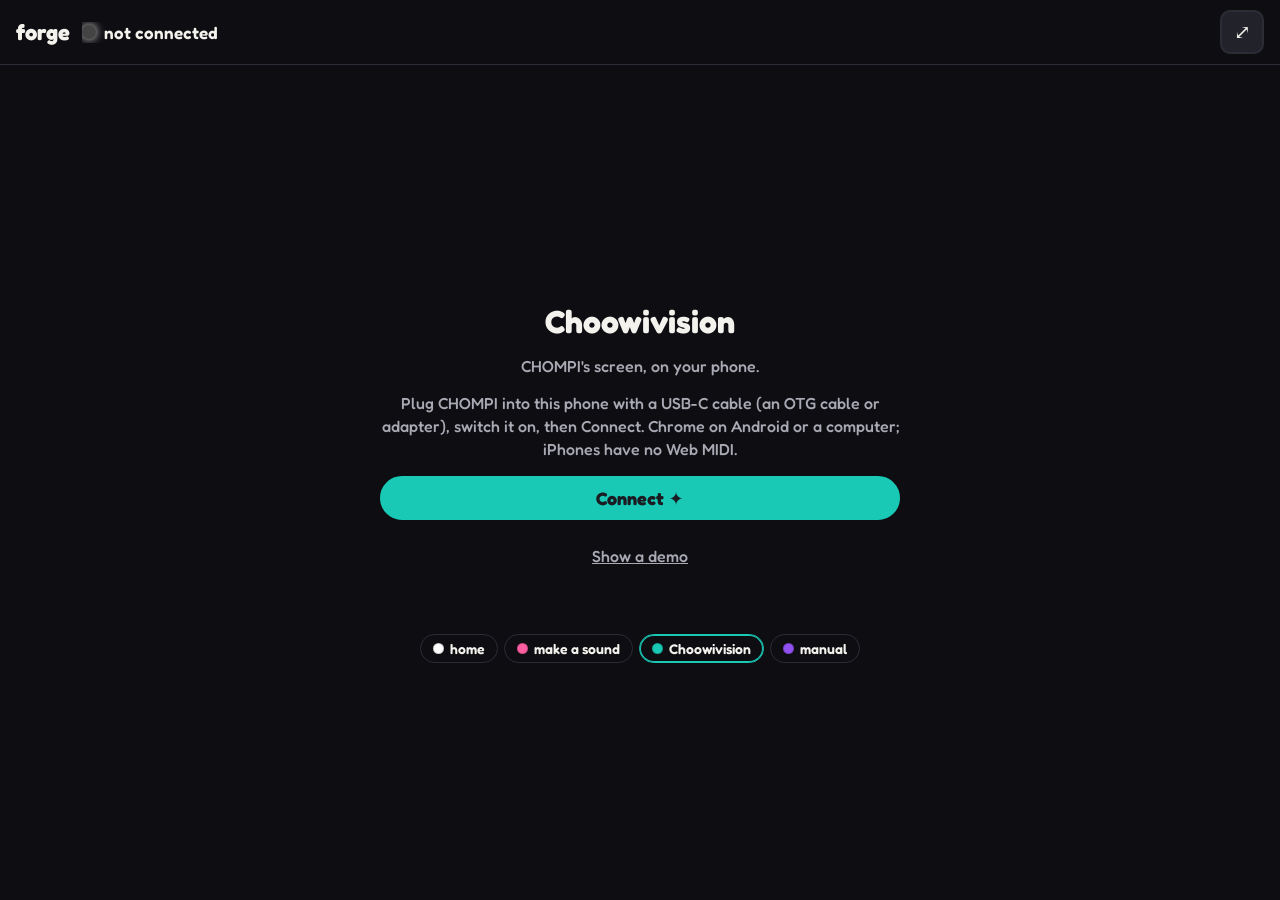
<file: docs/workshop/display.html>
<!doctype html>
<html lang="en">
<head>
  <!-- ?v= on every file: phones keep old copies otherwise (the owner's phone mixed an old style sheet with a new page). Bump it when they change. -->
  <meta charset="utf-8"><meta name="viewport" content="width=device-width, initial-scale=1, viewport-fit=cover">
  <meta name="theme-color" content="#16161c">
  <title>Choowivision</title>
  <meta name="description" content="CHOMPI's screen on your phone: the panel's lights, what each knob does, the chord, the looper. Over USB, in Chrome.">
  <link rel="icon" href="../forge/assets/choowi.svg">
  <link rel="stylesheet" href="../forge.css?v=2">
  <link rel="stylesheet" href="display.css?v=0.20.0-9">
  <script src="forge-wire.js?v=0.20.0-8" defer></script><script src="forge-midi.js?v=0.20.0-8" defer></script>
  <script src="display-model.js?v=0.20.0-8" defer></script><script src="panel-art.js?v=0.20.0-8" defer></script><script src="full-screen.js?v=0.20.0-8" defer></script><script src="display.js?v=0.20.0-8" defer></script>
</head>
<body class="night" style="--page:var(--c-teal)">
<header class="bar">
  <a class="brand" href="index.html" aria-label="back to Choowi's forge">forge</a>
  <span id="where" class="where"><i id="where-dot"></i><span id="where-name">not connected</span></span>
  <span id="battery" class="battery" hidden></span>
  <button id="full" type="button" class="icon" aria-label="full screen" title="full screen">⤢</button>
</header>
<main id="display">
  <section id="start" class="start">
    <h1>Choowivision</h1>
    <p class="lede">CHOMPI's screen, on your phone.</p>
    <p>Plug CHOMPI into this phone with a USB-C cable (an OTG cable or adapter), switch it on, then Connect. Chrome on Android or a computer; iPhones have no Web MIDI.</p>
    <button id="connect" type="button" class="primary">Connect ✦</button>
    <button id="demo" type="button" class="quiet">Show a demo</button>
    <p id="notice" class="notice" role="status" aria-live="polite"></p>
    <nav class="sitenav" aria-label="forge site"><a class="home" href="../">home</a><a class="forge" href="../workshop/">make a sound</a><a class="vision" href="../workshop/display.html" aria-current="page">Choowivision</a><a class="manual" href="../forge/ILLUSTRATED_MANUAL.html">manual</a></nav>
  </section>
  <section id="panel-card" class="panel-card" hidden aria-label="CHOMPI's panel">
    <svg id="panel" viewBox="0 0 1200 470" role="img" aria-label="CHOMPI's lights as they are now"></svg>
    <div id="tip" class="tip" role="tooltip" hidden></div>
  </section>
  <section id="readout" class="readout" hidden>
    <div id="knobs" class="knobs"></div>
    <div class="row">
      <div id="chord" class="tile chord"><span class="label">chord</span><b id="chord-name">—</b><span id="chord-detail" class="detail"></span></div>
      <div id="loop" class="tile"><span class="label">looper</span><b id="loop-state">empty</b>
        <div class="meter"><i id="loop-pos"></i></div><span id="loop-detail" class="detail"></span></div>
    </div>
    <div class="row">
      <div class="tile"><span class="label"><span>SW5 · cutoff</span><span id="sw5-speed"></span></span><b id="sw5-value">—</b><div class="meter"><i id="sw5"></i></div><span id="sw5-detail" class="detail"></span></div>
      <div class="tile"><span class="label"><span id="vol-label">SW6 · volume</span></span><b id="vol-value">—</b><div class="meter"><i id="vol"></i></div><span id="rec-state" class="detail"></span></div>
    </div>
    <p id="status-line" class="detail status-line"></p>
  </section>
  <section id="guide-card" class="tile guide-card" hidden aria-labelledby="guide-title"><span class="label" id="guide-title">on this page</span><div id="guide" class="guide"></div></section>
</main>
</body>
</html>
</file>
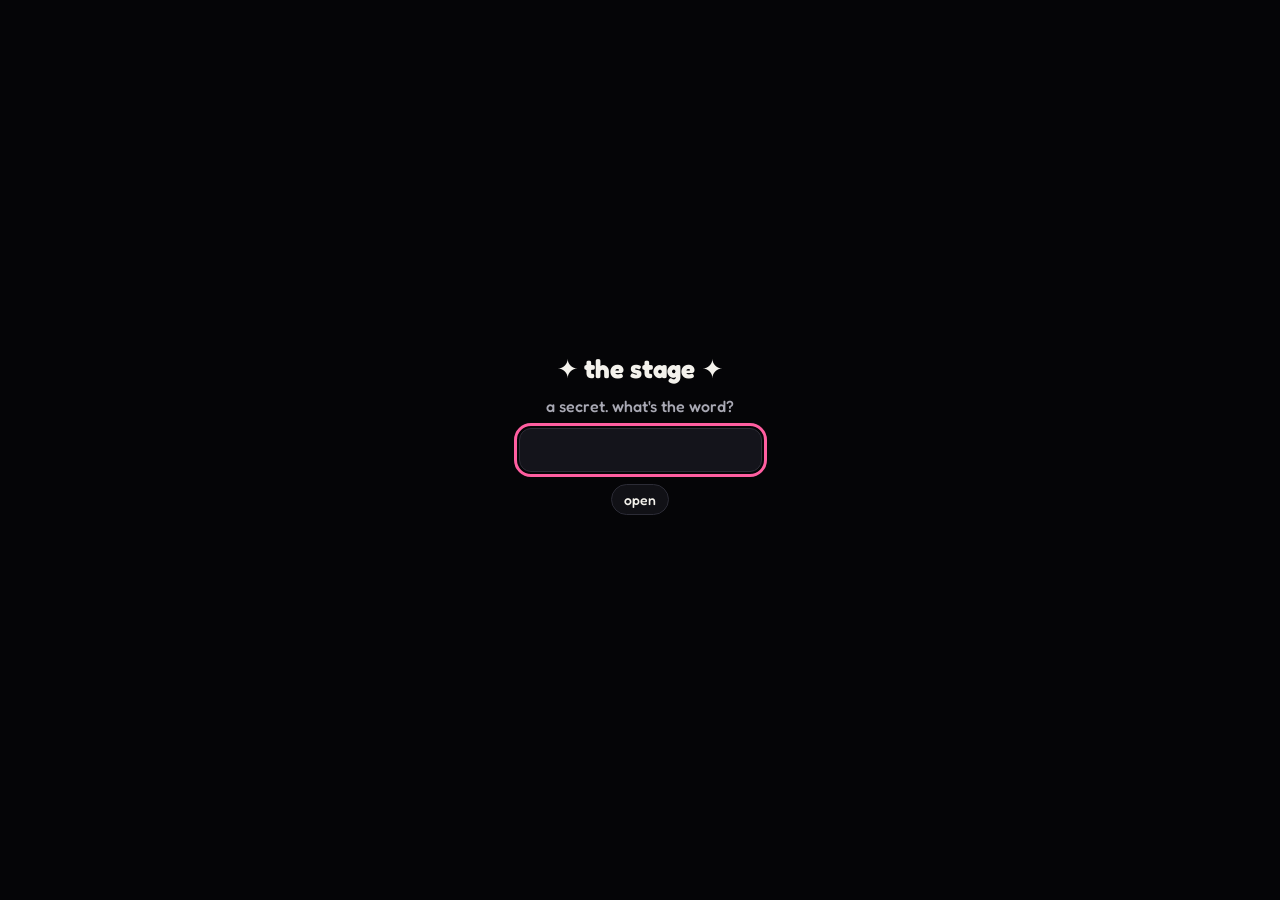
<file: docs/workshop/stage.html>
<!doctype html>
<html lang="en">
<head>
  <meta charset="utf-8"><meta name="viewport" content="width=device-width, initial-scale=1, viewport-fit=cover">
  <meta name="theme-color" content="#050507">
  <title>Choowi stage</title>
  <meta name="description" content="A dot-matrix screen that CHOMPI plays.">
  <meta name="robots" content="noindex">
  <link rel="icon" href="../forge/assets/choowi.svg">
  <link rel="stylesheet" href="../forge.css?v=2">
  <style>
    /* Choowi stage, pattern channel (prototype): a big LED panel CHOMPI plays. */
    :root{--bg:#050507;color-scheme:dark;   /* darker than var(--night): the LEDs glow on it; the rest from ../forge.css (.night) */
      font-family:"Fredoka","Nunito","Segoe UI",system-ui,sans-serif}
    *{box-sizing:border-box}
    [hidden]{display:none!important}
    html,body{margin:0;height:100%;background:var(--bg);color:var(--ink);overflow:hidden}
    canvas{position:fixed;inset:0;width:100%;height:100%;display:block;image-rendering:pixelated}
    .bar{position:fixed;left:12px;top:12px;right:12px;display:flex;flex-wrap:wrap;gap:6px;align-items:center;z-index:2;transition:opacity .5s}
    .bar.hidden,.knobs.hidden{opacity:0;pointer-events:none}
    .bar b{font-size:20px;margin-right:6px}
    button{font:inherit;font-size:14px;color:var(--ink);background:#14141bcc;border:1px solid var(--rule);border-radius:999px;padding:6px 12px;cursor:pointer}
    button[aria-pressed="true"]{background:var(--spark);border-color:var(--spark);color:#1b1b22;font-weight:700}
    .gap{width:10px}
    #status{font-size:13px;color:var(--muted);margin-left:4px}
    .knobs{position:fixed;left:12px;right:12px;bottom:12px;display:grid;grid-template-columns:repeat(4,minmax(0,1fr));gap:10px;z-index:2;transition:opacity .5s}
    .knobs label{display:flex;flex-direction:column;gap:2px;font-size:12px;color:var(--muted);background:#14141bcc;border:1px solid var(--rule);border-radius:12px;padding:6px 10px}
    .knobs input{width:100%;accent-color:var(--spark)}
    .gate{position:fixed;inset:0;z-index:5;display:grid;place-items:center;background:var(--bg)}
    .gate form{display:flex;flex-direction:column;gap:12px;align-items:center;text-align:center;max-width:320px;padding:16px}
    .gate h1{margin:0;font-size:26px}.gate p{margin:0;color:var(--muted)}
    .gate input{font:inherit;font-size:18px;color:var(--ink);background:#14141b;border:1px solid var(--rule);border-radius:12px;padding:10px 14px;width:100%;text-align:center}
    .gate .no{color:#ffb4a8;min-height:1.3em}
    .editor{position:fixed;top:56px;right:12px;bottom:12px;width:min(520px,calc(100vw - 24px));z-index:4;display:flex;flex-direction:column;gap:8px;
      background:#101016f2;border:1px solid var(--rule);border-radius:16px;padding:10px}
    .editor header,.editor .row{display:flex;flex-wrap:wrap;gap:6px;align-items:center}
    .editor header b{margin-right:auto}
    .editor select{font:inherit;font-size:14px;color:var(--ink);background:#14141b;border:1px solid var(--rule);border-radius:999px;padding:6px 10px}
    .editor textarea{flex:1;min-height:120px;resize:none;font:13px/1.45 "Space Mono",Consolas,monospace;color:var(--ink);background:#08080c;
      border:1px solid var(--rule);border-radius:10px;padding:10px;tab-size:2}
    .editor pre{margin:0;min-height:2.6em;max-height:7em;overflow:auto;white-space:pre-wrap;font:12px/1.4 "Space Mono",Consolas,monospace;color:var(--muted)}
  </style>
</head>
<body class="night">
<div class="gate" id="gate"><form id="gate-form" autocomplete="off">
  <h1>✦ the stage ✦</h1><p>a secret. what's the word?</p>
  <input id="gate-word" type="password" aria-label="the word" autofocus>
  <button type="submit">open</button><span class="no" id="gate-no" role="status"></span>
</form></div>
<canvas id="stage"></canvas>
<div class="bar" id="bar">
  <b>stage</b>
  <button id="demo" aria-pressed="true">demo</button><button id="connect">connect CHOMPI</button>
  <span class="gap"></span>
  <button data-pattern="keyfall" aria-pressed="true">keyfall</button><button data-pattern="tide">tide</button><button data-pattern="script">script</button><button id="edit" aria-label="edit the script" title="edit the script">✎</button>
  <span class="gap"></span>
  <button data-look="clean" aria-pressed="true">clean</button><button data-look="cloud">cloud</button><button data-look="tape">tape echo</button>
  <button data-look="chorus">chorus</button><button data-look="tremolo">tremolo</button><button data-look="broken">broken</button>
  <button id="full">⤢</button><span id="status">demo playing</span>
</div>
<aside class="editor" id="editor" hidden aria-label="stage script">
  <header><b>script</b><select id="example" aria-label="examples"><option value="">examples…</option></select>
    <button id="run">run</button><button id="stop">stop</button><button id="close" aria-label="close">×</button></header>
  <textarea id="code" spellcheck="false" aria-label="the script (Lua)"></textarea>
  <div class="row"><button id="copy-prompt">copy the AI prompt</button><button id="copy-error" hidden>copy the error for the chatbot</button></div>
  <pre id="log" role="status"></pre>
</aside>
<div class="knobs" id="knobs">
  <label>SW4 · speed<input type="range" min="0" max="127" value="50" data-knob="0"></label>
  <label>SW1 · density<input type="range" min="0" max="127" value="60" data-knob="1"></label>
  <label>SW2 · spread<input type="range" min="0" max="127" value="30" data-knob="2"></label>
  <label>SW3 · colour<input type="range" min="0" max="127" value="40" data-knob="3"></label>
</div>
<script src="forge-wire.js?v=0.20.0-5"></script><script src="full-screen.js?v=0.20.0-8"></script>
<script src="vendor/fengari-web.js?v=0.1.4"></script><script src="stage-lua.js?v=4"></script><script src="stage-scripts.js?v=3"></script>
<script src="stage.js?v=22"></script>
</body>
</html>
</file>
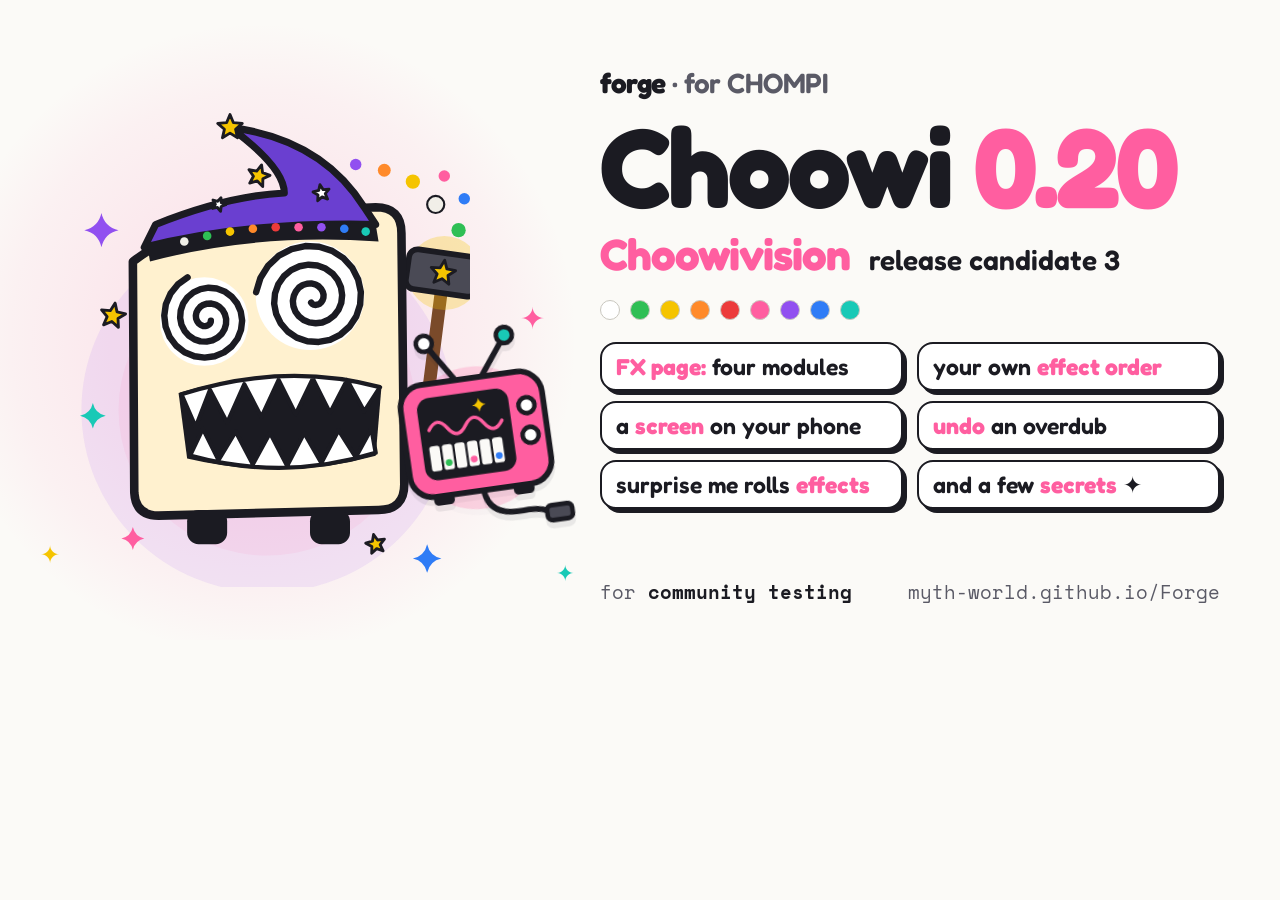
<file: docs/forge/assets/release-0.20.0-rc3.html>
<!doctype html>
<html lang="en">
<head>
<meta charset="utf-8">
<title>Choowi 0.20 release graphic</title>
<!-- Source of release-0.20.0-rc3.png (1280 x 640). Render: open at 1280 x 640 and capture. -->
<link href="https://fonts.googleapis.com/css2?family=Fredoka:wght@500;600;700&family=Space+Mono:wght@400;700&display=swap" rel="stylesheet">
<style>
:root{--ink:#1b1b22;--paper:#fbfaf7;--spark:#ff5ea0;--muted:#5a5a66;--rule:#e3e1da}
*{box-sizing:border-box}
html,body{margin:0;width:1280px;height:640px;overflow:hidden;background:var(--paper)}
body{font-family:'Fredoka',system-ui,sans-serif;color:var(--ink);position:relative}
.glow{position:absolute;left:-60px;top:20px;width:640px;height:640px;border-radius:50%;
  background:radial-gradient(circle,rgba(255,94,160,.20),rgba(255,94,160,.06) 55%,transparent 70%)}
.choowi{position:absolute;left:70px;top:96px;width:400px}
.tool{position:absolute;left:360px;top:318px;width:230px;transform:rotate(-8deg);filter:drop-shadow(0 6px 0 rgba(27,27,34,.08))}
.spark{position:absolute;font-size:30px;color:var(--spark)}
.text{position:absolute;left:600px;top:66px;right:60px}
.brand{font-size:28px;font-weight:700;letter-spacing:-.5px}
.brand span{color:var(--muted);font-weight:600}
h1{font-size:112px;line-height:.92;margin:14px 0 0;letter-spacing:-3px}
h1 small{font-size:112px;color:var(--spark)}
.toolname{font-size:44px;font-weight:700;margin:10px 0 0;color:var(--spark);letter-spacing:-1px}
.toolname em{font-style:normal;color:var(--ink);font-weight:600;font-size:28px;margin-left:10px;letter-spacing:0}
.dots{display:flex;gap:10px;margin:20px 0 22px}
.dots i{width:20px;height:20px;border-radius:50%;border:1.5px solid #c9c7bf}
ul{list-style:none;margin:0;padding:0;display:grid;grid-template-columns:1fr 1fr;gap:10px 14px}
li{font-size:23px;font-weight:600;background:#fff;border:2.5px solid var(--ink);border-radius:16px;padding:9px 14px;box-shadow:4px 4px 0 var(--ink)}
li b{color:var(--spark)}
.foot{position:absolute;left:600px;right:60px;bottom:34px;display:flex;justify-content:space-between;align-items:baseline;
  font-family:'Space Mono',monospace;font-size:19px;color:var(--muted)}
.foot strong{color:var(--ink);font-weight:700}
</style>
</head>
<body>
<div class="glow"></div>
<img class="choowi" src="choowi.svg" alt="">
<img class="tool" src="tool-choowivision.svg" alt="">
<span class="spark" style="left:520px;top:300px">✦</span>
<span class="spark" style="left:556px;top:560px;font-size:22px;color:#19c9b6">✦</span>
<span class="spark" style="left:40px;top:540px;font-size:24px;color:#f5c400">✦</span>
<div class="text">
  <div class="brand">forge <span>· for CHOMPI</span></div>
  <h1>Choowi <small>0.20</small></h1>
  <div class="toolname">Choowivision <em>release candidate 3</em></div>
  <div class="dots"><i style="background:#fff"></i><i style="background:#2fbf55"></i><i style="background:#f5c400"></i><i style="background:#ff8a2a"></i><i style="background:#ec3b3b"></i><i style="background:#ff5ea0"></i><i style="background:#9150f0"></i><i style="background:#2f7cf6"></i><i style="background:#19c9b6"></i></div>
  <ul>
    <li><b>FX page:</b> four modules</li>
    <li>your own <b>effect order</b></li>
    <li>a <b>screen</b> on your phone</li>
    <li><b>undo</b> an overdub</li>
    <li>surprise me rolls <b>effects</b></li>
    <li>and a few <b>secrets</b> ✦</li>
  </ul>
</div>
<div class="foot"><span>for <strong>community testing</strong></span><span>myth-world.github.io/Forge</span></div>
</body>
</html>
</file>
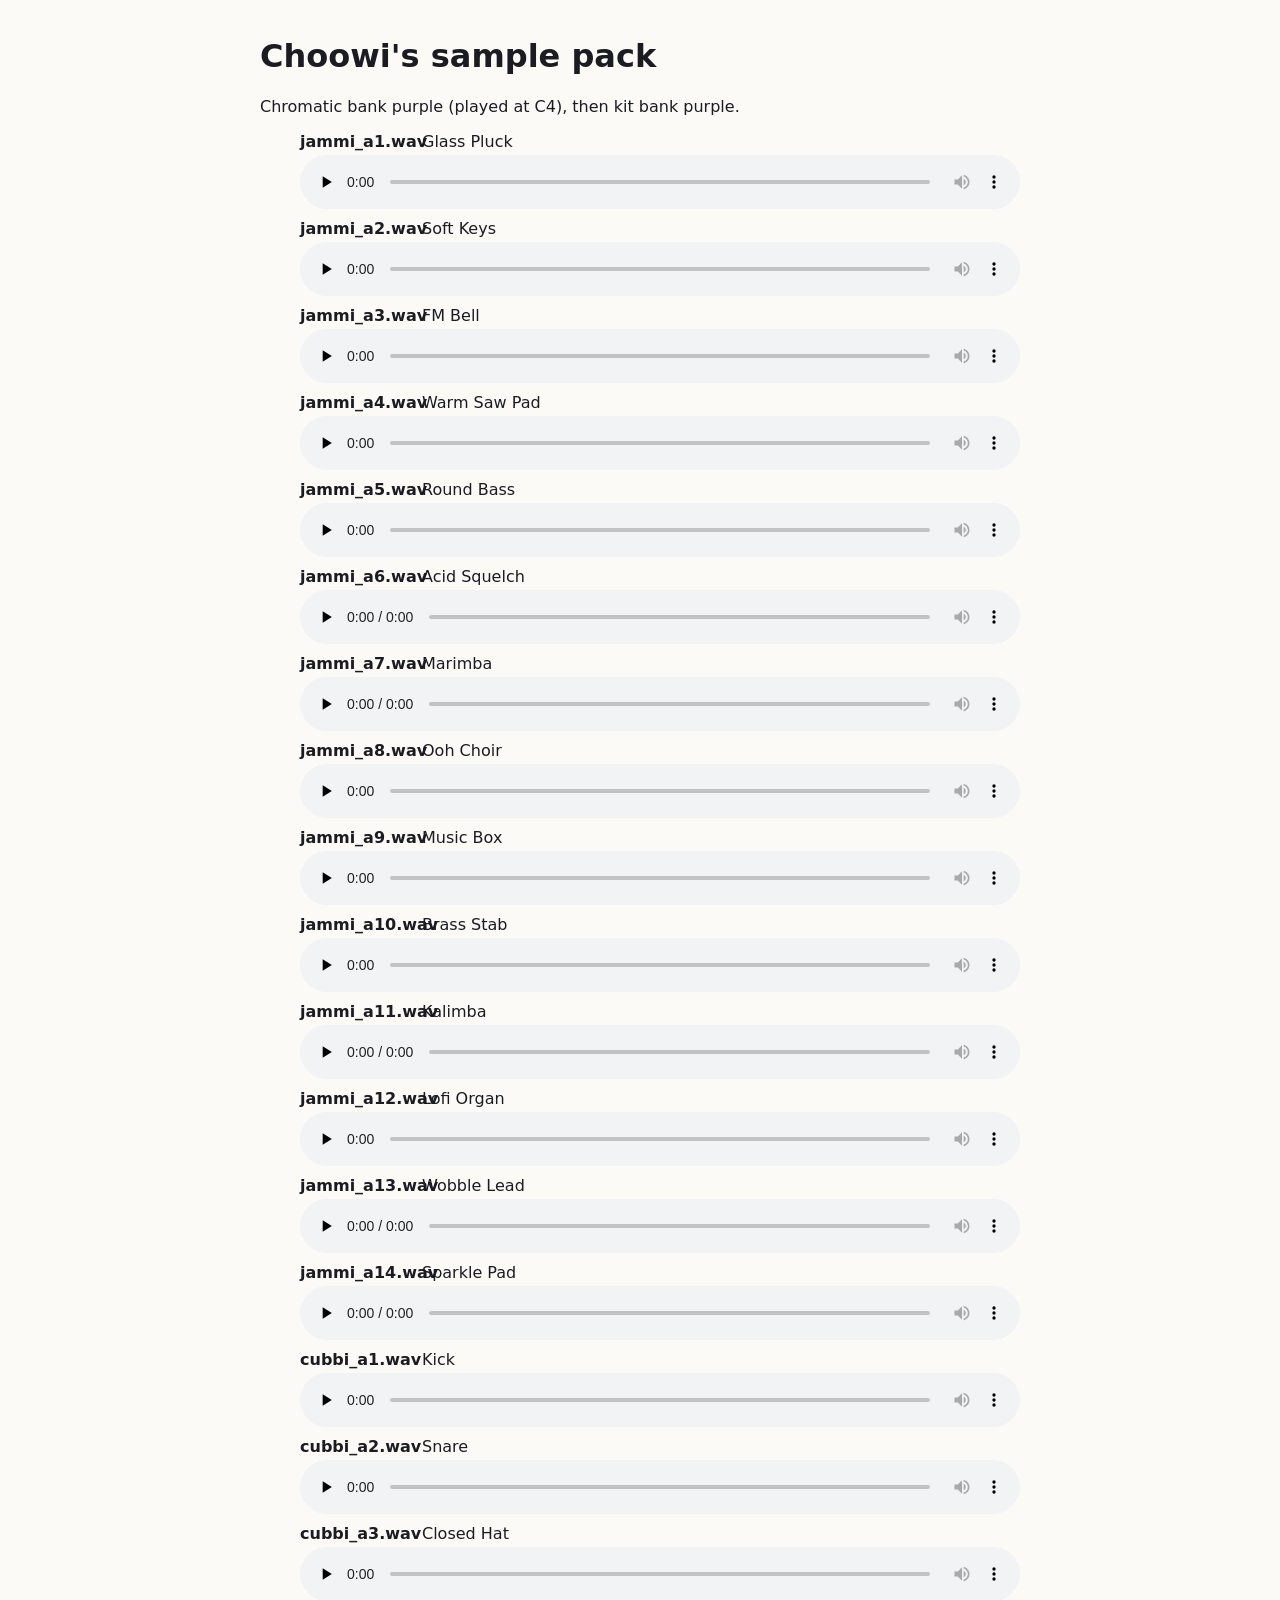
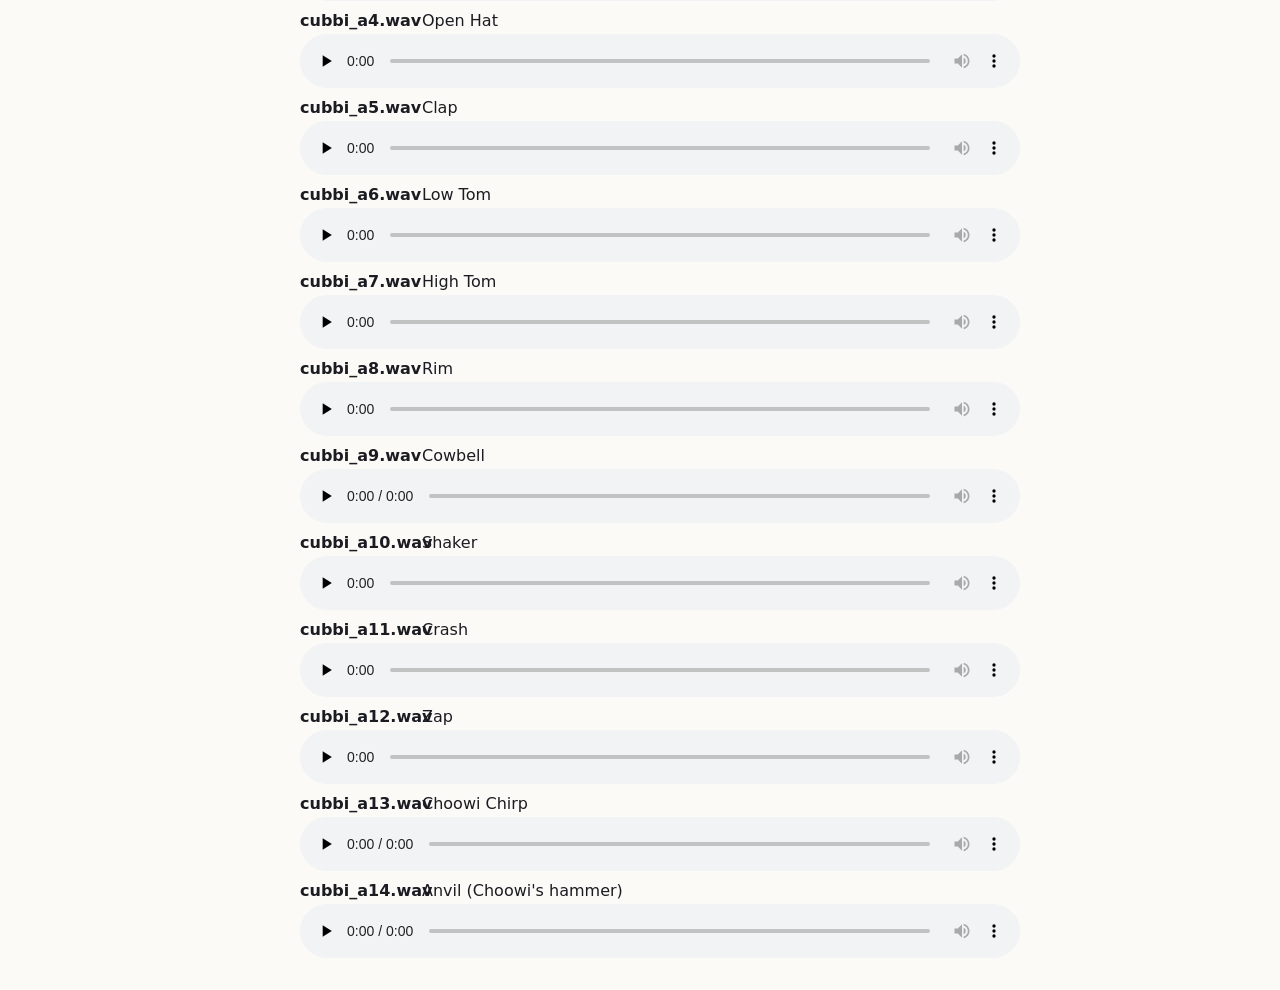
<file: firmware/chompi-forge/samples/choowi-pack/listen.html>
<!doctype html><html lang="en"><head><meta charset="utf-8"><meta name="viewport" content="width=device-width, initial-scale=1"><title>Choowi's sample pack</title><style>body{font-family:system-ui,sans-serif;max-width:760px;margin:auto;padding:16px;background:#fbfaf7;color:#1b1b22}li{display:grid;grid-template-columns:110px 1fr;gap:4px 12px;align-items:center;margin:10px 0}audio{grid-column:1/-1;width:100%}@media(prefers-color-scheme:dark){body{background:#16161c;color:#f4f2ec}}</style></head><body><h1>Choowi's sample pack</h1><p>Chromatic bank purple (played at C4), then kit bank purple.</p><ol><li><b>jammi_a1.wav</b> Glass Pluck<audio controls preload="none" src="jammi_a1.wav"></audio></li>
<li><b>jammi_a2.wav</b> Soft Keys<audio controls preload="none" src="jammi_a2.wav"></audio></li>
<li><b>jammi_a3.wav</b> FM Bell<audio controls preload="none" src="jammi_a3.wav"></audio></li>
<li><b>jammi_a4.wav</b> Warm Saw Pad<audio controls preload="none" src="jammi_a4.wav"></audio></li>
<li><b>jammi_a5.wav</b> Round Bass<audio controls preload="none" src="jammi_a5.wav"></audio></li>
<li><b>jammi_a6.wav</b> Acid Squelch<audio controls preload="none" src="jammi_a6.wav"></audio></li>
<li><b>jammi_a7.wav</b> Marimba<audio controls preload="none" src="jammi_a7.wav"></audio></li>
<li><b>jammi_a8.wav</b> Ooh Choir<audio controls preload="none" src="jammi_a8.wav"></audio></li>
<li><b>jammi_a9.wav</b> Music Box<audio controls preload="none" src="jammi_a9.wav"></audio></li>
<li><b>jammi_a10.wav</b> Brass Stab<audio controls preload="none" src="jammi_a10.wav"></audio></li>
<li><b>jammi_a11.wav</b> Kalimba<audio controls preload="none" src="jammi_a11.wav"></audio></li>
<li><b>jammi_a12.wav</b> Lofi Organ<audio controls preload="none" src="jammi_a12.wav"></audio></li>
<li><b>jammi_a13.wav</b> Wobble Lead<audio controls preload="none" src="jammi_a13.wav"></audio></li>
<li><b>jammi_a14.wav</b> Sparkle Pad<audio controls preload="none" src="jammi_a14.wav"></audio></li>
<li><b>cubbi_a1.wav</b> Kick<audio controls preload="none" src="cubbi_a1.wav"></audio></li>
<li><b>cubbi_a2.wav</b> Snare<audio controls preload="none" src="cubbi_a2.wav"></audio></li>
<li><b>cubbi_a3.wav</b> Closed Hat<audio controls preload="none" src="cubbi_a3.wav"></audio></li>
<li><b>cubbi_a4.wav</b> Open Hat<audio controls preload="none" src="cubbi_a4.wav"></audio></li>
<li><b>cubbi_a5.wav</b> Clap<audio controls preload="none" src="cubbi_a5.wav"></audio></li>
<li><b>cubbi_a6.wav</b> Low Tom<audio controls preload="none" src="cubbi_a6.wav"></audio></li>
<li><b>cubbi_a7.wav</b> High Tom<audio controls preload="none" src="cubbi_a7.wav"></audio></li>
<li><b>cubbi_a8.wav</b> Rim<audio controls preload="none" src="cubbi_a8.wav"></audio></li>
<li><b>cubbi_a9.wav</b> Cowbell<audio controls preload="none" src="cubbi_a9.wav"></audio></li>
<li><b>cubbi_a10.wav</b> Shaker<audio controls preload="none" src="cubbi_a10.wav"></audio></li>
<li><b>cubbi_a11.wav</b> Crash<audio controls preload="none" src="cubbi_a11.wav"></audio></li>
<li><b>cubbi_a12.wav</b> Zap<audio controls preload="none" src="cubbi_a12.wav"></audio></li>
<li><b>cubbi_a13.wav</b> Choowi Chirp<audio controls preload="none" src="cubbi_a13.wav"></audio></li>
<li><b>cubbi_a14.wav</b> Anvil (Choowi&#x27;s hammer)<audio controls preload="none" src="cubbi_a14.wav"></audio></li></ol></body></html>
</file>
<file: docs/forge.css>
/* forge.css: the forge site's one look (2026-10-18; the owner: keep the colours and the pages, add uniformity).
   Ink on warm paper, spark pink, CHOMPI's nine panel colours; one night background for the screen pages
   (Choowivision, the stage). Each page has its own colour, as CHOMPI's menu pages do: set --page on <body>.
   Pages: home (the nine colours), the forge page pink, Choowivision teal, the manual purple. */
/* The faces, bundled (docs/fonts, SIL Open Font License, licences beside them): every page looks the same and
   loads nothing from elsewhere. Fredoka is one variable file (500-700). */
@font-face{font-family:"Fredoka";font-style:normal;font-weight:500 700;font-display:swap;src:url(fonts/Fredoka-500-600-700.woff2) format("woff2")}
@font-face{font-family:"Space Mono";font-style:normal;font-weight:400;font-display:swap;src:url(fonts/SpaceMono-400.woff2) format("woff2")}
@font-face{font-family:"Space Mono";font-style:normal;font-weight:700;font-display:swap;src:url(fonts/SpaceMono-700.woff2) format("woff2")}
:root{
  --ink:#1b1b22;--paper:#fbfaf7;--card:#ffffff;--field:#f4f2ec;--rule:#e3e1da;--muted:#5a5a66;--accent:#c2185b;--error:#b3261e;
  --night:#0d0d12;--night-card:#18181f;--night-rule:#2c2c36;--night-ink:#f4f2ec;--night-muted:#a9a9b4;
  --c-white:#ffffff;--c-green:#2fbf55;--c-yellow:#f5c400;--c-orange:#ff8a2a;--c-red:#ec3b3b;
  --c-pink:#ff5ea0;--c-purple:#9150f0;--c-blue:#2f7cf6;--c-teal:#19c9b6;
  --spark:var(--c-pink);--page:var(--spark);
  --words:"Fredoka","Nunito","Varela Round","Segoe UI Variable Display","Segoe UI",system-ui,sans-serif;
  --mono:"Space Mono",ui-monospace,"Cascadia Mono",Consolas,monospace;
  --r-s:10px;--r-m:16px;--r-l:22px;--r-pill:999px;
  color-scheme:light;font-family:var(--words)}
@media (prefers-color-scheme:dark){:root:not([data-theme="light"]){
  --ink:#f4f2ec;--paper:#16161c;--card:#1d1d25;--field:#24242e;--rule:#2c2c36;--muted:#a9a9b4;--accent:#ff7db3;--error:#ffb4a8;color-scheme:dark}}
:root[data-theme="dark"]{--ink:#f4f2ec;--paper:#16161c;--card:#1d1d25;--field:#24242e;--rule:#2c2c36;--muted:#a9a9b4;--accent:#ff7db3;--error:#ffb4a8;color-scheme:dark}
/* Screen pages are always dark. */
.night{--ink:var(--night-ink);--paper:var(--night);--card:var(--night-card);--field:#22222b;--rule:var(--night-rule);--muted:var(--night-muted);
  --accent:#ff7db3;color-scheme:dark}
*{box-sizing:border-box}
[hidden]{display:none!important}
body{margin:0;background:var(--paper);color:var(--ink);font-family:var(--words)}
a{color:var(--accent)}
code,kbd,samp{font-family:var(--mono);font-size:.9em}
:focus-visible{outline:3px solid var(--page);outline-offset:2px}

/* Buttons: pills. .btn.primary takes the page's colour; .btn.ghost is an outline. */
.btn{font:inherit;font-weight:700;font-size:1rem;display:inline-flex;align-items:center;justify-content:center;gap:.4em;min-height:44px;
  padding:10px 20px;border-radius:var(--r-pill);border:2px solid var(--ink);background:transparent;color:var(--ink);text-decoration:none;cursor:pointer}
.btn:hover{border-color:var(--page)}
.btn.primary{background:var(--page);border-color:var(--page);color:#1b1b22}
.btn.primary:hover{filter:brightness(1.06)}
.btn:disabled{opacity:.4;cursor:default}

/* The site menu: the same four places on every public page, each with its colour; the current one lit. */
.sitenav{display:flex;flex-wrap:wrap;gap:6px;align-items:center;font-size:14px;font-weight:600}
.sitenav a{display:inline-flex;align-items:center;gap:6px;padding:5px 12px;border-radius:var(--r-pill);border:1.5px solid var(--rule);
  color:var(--ink);text-decoration:none;white-space:nowrap}
.sitenav a::before{content:"";width:9px;height:9px;border-radius:50%;background:var(--dot);border:1px solid rgba(0,0,0,.18)}
.sitenav a:hover{border-color:var(--dot)}
.sitenav a[aria-current="page"]{border-color:var(--dot);box-shadow:inset 0 0 0 1px var(--dot)}
.sitenav .home{--dot:var(--c-white)}.sitenav .forge{--dot:var(--c-pink)}.sitenav .vision{--dot:var(--c-teal)}.sitenav .manual{--dot:var(--c-purple)}
@media (max-width:520px){.sitenav{font-size:13px}.sitenav a{padding:4px 10px}}

/* The nine dots (the panel's colours, white first). */
.nine{display:flex;gap:8px}.nine i,.nine a{width:16px;height:16px;border-radius:50%;display:inline-block;border:1px solid #c9c7bf}
</file>
<file: docs/workshop/style.css>
/* Choowi's forge page: its own layout on the site's look (../forge.css: colours, faces, corners, buttons, the menu).
   Started as a copy of firmware/chompi-forge/host/web/style.css (the bridge's workshop). */
:root{--c1:var(--c-white);--c2:var(--c-green);--c3:var(--c-yellow);--c4:var(--c-orange);--c5:var(--c-red);--c6:var(--c-pink);--c7:var(--c-purple);--c8:var(--c-blue);--c9:var(--c-teal)}
header{max-width:1180px;margin:auto;padding:28px 32px 18px;display:flex;justify-content:space-between;align-items:center}
.brand{font-size:34px;font-weight:700;letter-spacing:-.5px;color:var(--ink);text-decoration:none;line-height:1}
.dots{display:flex;gap:6px;margin-top:8px}.dots i{width:12px;height:12px;border-radius:50%;border:1px solid #c9c7bf}
.c1{background:var(--c1)}.c2{background:var(--c2)}.c3{background:var(--c3)}.c4{background:var(--c4)}.c5{background:var(--c5)}.c6{background:var(--c6)}.c7{background:var(--c7)}.c8{background:var(--c8)}.c9{background:var(--c9)}
.badge{font-family:var(--mono);font-size:12px;background:var(--ink);color:var(--paper);border-radius:99px;padding:4px 12px}
main{max-width:1180px;margin:auto;padding:8px 32px 28px}
.intro{display:grid;grid-template-columns:minmax(0,1fr) auto;gap:24px;align-items:center;margin-bottom:22px}
.intro img{width:200px;height:auto}
h1{font-size:clamp(34px,5.5vw,62px);line-height:1;letter-spacing:-1px;font-weight:700;margin:0 0 14px}
.intro p{color:var(--muted);font-size:18px;line-height:1.45;max-width:46ch;margin:0}
h2{font-size:26px;letter-spacing:-.3px;margin:0 0 6px;font-weight:600}
.eyebrow{display:flex;align-items:center;gap:10px;font-size:15px;font-weight:600;color:var(--muted);margin:0 0 10px}
.eyebrow.later{margin-top:28px}
.step{width:28px;height:28px;border-radius:50%;display:inline-grid;place-items:center;font-family:var(--mono);font-style:normal;font-size:13px;font-weight:700;color:#1b1b22}
.grid{display:grid;grid-template-columns:1fr 1fr;gap:18px;align-items:start}
.card{padding:26px;background:var(--card);border:2px solid var(--rule);border-radius:var(--r-l)}
label{display:block;font-size:14px;font-weight:600;margin:18px 0 7px}
input,select,textarea,button,.file-button{font:inherit;font-size:15px;border:2px solid var(--rule);border-radius:var(--r-s);color:var(--ink);background:var(--field);min-height:44px}
input,select,textarea{width:100%;padding:10px 12px}
textarea{resize:vertical;min-height:100px;line-height:1.5}
#reply,#chat-prompt-text,pre,input[type=number]{font-family:var(--mono);font-size:13px}
#chat-prompt-text{margin-top:12px}
.file-button:focus-within{outline:3px solid var(--page);outline-offset:2px}
button,.file-button{padding:10px 20px;cursor:pointer;font-weight:600;text-align:center;border-radius:var(--r-pill);background:transparent;border-color:var(--ink)}
button:hover,.file-button:hover{border-color:var(--spark)}
button:disabled{opacity:.4;cursor:default}
.primary{color:#1b1b22;background:var(--spark);border-color:var(--spark)}
.primary:hover:not(:disabled){filter:brightness(1.06)}
#generate,#use-reply{width:100%;display:flex;justify-content:space-between;align-items:center;margin-top:18px}
.hint,.footnote{font-size:13px;line-height:1.55;color:var(--muted);margin:8px 0}
ol.hint{padding-left:1.3em}
.footnote{border-top:2px dashed var(--rule);padding-top:16px;margin-top:24px}
fieldset{border:0;padding:0;margin:0;min-width:0}
.control{display:grid;grid-template-columns:1fr 100px;gap:5px 14px;align-items:center}
.control label{grid-column:1/-1;display:flex;justify-content:space-between;margin-bottom:0}
.unit{color:var(--muted);font-weight:400;font-family:var(--mono);font-size:12px}
input[type=range]{padding:0;accent-color:var(--spark);border:none;background:transparent}
.check{display:flex;align-items:center;gap:10px}.check input{width:18px;min-height:18px;accent-color:var(--spark)}
.button-row{display:flex;gap:10px;flex-wrap:wrap;margin-top:20px}
.file-button{margin:0;position:relative;overflow:hidden}.file-button input{position:absolute;inset:0;opacity:0;cursor:pointer}
details{margin-top:20px;color:var(--muted);font-size:13px}summary{cursor:pointer}
pre{overflow:auto;max-height:260px;line-height:1.6;background:var(--field);padding:14px;border-radius:12px;color:var(--ink)}
#notice{position:sticky;top:0;z-index:2;background:var(--paper);padding:12px 16px;border:2px solid var(--rule);border-left:6px solid var(--c7);border-radius:14px;margin-bottom:18px;font-size:14px;line-height:1.5}
#notice.error{border-color:var(--error);color:var(--error)}
.group{display:block;width:100%;margin:26px 0 0;padding:0 0 6px;border-bottom:2px solid var(--rule);font-size:13px;font-weight:700;color:var(--muted)}
.group-set{margin-top:28px}.group-set.unavailable{opacity:.45}.group-set legend{padding:0 0 6px;margin:0}
footer{display:flex;justify-content:space-between;gap:16px;padding-top:28px;margin-top:28px;border-top:2px solid var(--rule);color:var(--muted);font-size:12px}
@media(max-width:760px){header{padding:20px 16px 12px}main{padding:6px 16px 24px}.intro{grid-template-columns:1fr}.intro img{width:140px;order:-1}.grid{grid-template-columns:1fr}.card{padding:20px}.button-row button,.button-row .file-button{flex-grow:1}footer{flex-direction:column}}
/* take it to CHOMPI (send.html) */
.wide{width:100%;display:flex;justify-content:space-between;align-items:center;margin-top:16px}
.pair{display:grid;grid-template-columns:1fr 1fr;gap:14px}
a.badge{text-decoration:none}a.badge:hover{background:var(--spark);color:#1b1b22}
.handoff{display:inline-block;margin-top:14px;font-weight:600;color:var(--accent)}
@media(max-width:760px){.pair{grid-template-columns:1fr;gap:0}}
/* editor folds (0.19.2): each settings group opens on demand */
.fold-bar{display:flex;justify-content:space-between;align-items:end;gap:12px;margin-top:22px}
.fold-bar .group{margin:0;border:0;padding:0}
button.small{min-height:40px;padding:6px 14px;font-size:13px}
details.group-set{margin-top:10px;border:2px solid var(--rule);border-radius:14px;padding:0 14px}
details.group-set>summary.group{cursor:pointer;margin:0;padding:12px 0;border:0;list-style:none;display:flex;justify-content:space-between;align-items:center}
details.group-set>summary.group::-webkit-details-marker{display:none}
details.group-set>summary.group::after{content:"+";font-family:var(--mono);font-size:16px;color:var(--accent)}
details.group-set[open]>summary.group::after{content:"–"}
details.group-set[open]{padding-bottom:16px}
/* Choowi's forge (the site): connect first, the audition bar, the keys, easy / tweak */
#connect-card{margin-bottom:18px}#connect-card.done{padding:16px 22px}#connect-card.done h2,#connect-card.done .hint:not(#device),#connect-card.done #skip{display:none}
.audition{position:sticky;top:64px;z-index:1;margin-bottom:18px;padding:14px 18px}
.audition-row{display:flex;align-items:center;gap:14px;flex-wrap:wrap}.audition-row .hint{margin:0;flex:1;min-width:0}
.keys{display:flex;position:relative;margin-top:12px;height:96px;user-select:none;touch-action:none}
.key{flex:1;min-width:0;min-height:96px;border-radius:0 0 10px 10px;background:#fff;color:#5a5a66;border:2px solid var(--rule);padding:0 0 6px;display:flex;align-items:end;justify-content:center;font-family:var(--mono);font-size:11px;font-weight:400}
.key.black{flex:0 0 0;width:0;padding:0;border:0;position:relative;z-index:1}
.key.black::before{content:"";position:absolute;left:-14px;top:0;width:28px;height:58px;background:#1b1b22;border-radius:0 0 8px 8px}
.key:active,.key[data-down]{background:var(--spark)}.key.black[data-down]::before{background:var(--spark)}
.tabs{display:none;gap:8px;margin-bottom:12px}.tabs button{flex:1}.tabs button[aria-selected=true]{background:var(--ink);color:var(--paper)}
@media(max-width:760px){.tabs{display:flex}.grid>[role=tabpanel]:not(.shown){display:none}.audition{top:58px}.keys{height:80px}.key{min-height:80px}}
.octave{display:inline-flex;align-items:center;gap:6px}.octave .hint{margin:0;font-family:var(--mono);min-width:64px;text-align:center}
.save-device{margin-top:22px;padding-top:4px;border-top:2px dashed var(--rule)}
</file>
<file: docs/workshop/display.css>
/* Choowi display: CHOMPI's screen on a phone. Dark like a stage screen (the panel's lights glow on it), the
   forge site's faces and colours (style.css). Portrait: the panel on top, the readout below. Landscape: side
   by side, sized to the screen's height so nothing scrolls. */
:root{--pad:16px}                 /* colours, faces and corners: ../forge.css (the body is .night, its colour teal) */
html,body{height:100%}
body{margin:0;background:var(--paper);color:var(--ink);display:flex;flex-direction:column;
  padding:env(safe-area-inset-top) env(safe-area-inset-right) env(safe-area-inset-bottom) env(safe-area-inset-left)}
.bar{display:flex;align-items:center;gap:12px;padding:10px var(--pad);border-bottom:1px solid var(--rule)}
.brand{font-weight:700;font-size:22px;color:var(--ink);text-decoration:none}
.where{display:flex;align-items:center;gap:8px;font-weight:600;font-size:17px;flex:1;min-width:0;white-space:nowrap;overflow:hidden;text-overflow:ellipsis}
.where i{width:14px;height:14px;border-radius:50%;background:#444;flex:none;box-shadow:0 0 10px currentColor}
.battery{font-family:var(--mono);font-size:13px;color:var(--muted);white-space:nowrap}
button{font:inherit;color:var(--ink);background:var(--field);border:2px solid var(--rule);border-radius:var(--r-s);min-height:44px;padding:0 16px;cursor:pointer}
button.icon{min-width:44px;padding:0;font-size:20px}
button.primary{background:var(--page);border-color:var(--page);color:#1b1b22;font-weight:700;width:100%;font-size:18px;border-radius:var(--r-pill)}
button.quiet{background:none;border:0;color:var(--muted);text-decoration:underline;width:100%}
main{flex:1;display:flex;flex-direction:column;gap:12px;padding:12px var(--pad);min-height:0}
.start{max-width:520px;margin:auto;display:flex;flex-direction:column;gap:14px;text-align:center}
.start h1{font-size:32px;margin:0}
.start p{color:var(--muted);line-height:1.45;margin:0}
.start .sitenav{justify-content:center;margin-top:6px}
.notice{min-height:1.4em;color:#ffb4a8}
.panel-card{position:relative;background:#07070a;border:1px solid var(--rule);border-radius:18px;padding:6px}
#panel{display:block;width:100%;height:auto}
.readout{display:flex;flex-direction:column;gap:10px;min-height:0}
.knobs{display:grid;grid-template-columns:repeat(2,minmax(0,1fr));gap:10px}
.row{display:grid;grid-template-columns:repeat(2,minmax(0,1fr));gap:10px}
.tile{background:var(--card);border:1px solid var(--rule);border-radius:14px;padding:10px 12px;min-width:0;display:flex;flex-direction:column;gap:4px}
.tile b{font-size:20px;font-weight:600;white-space:nowrap;overflow:hidden;text-overflow:ellipsis}
.label{font-family:var(--mono);font-size:11px;letter-spacing:.06em;text-transform:uppercase;color:var(--muted);display:flex;justify-content:space-between;gap:6px}
.detail{font-family:var(--mono);font-size:12px;color:var(--muted);white-space:nowrap;overflow:hidden;text-overflow:ellipsis}
.chord b{font-size:30px;color:#c9a7ff}
.meter{height:8px;border-radius:4px;background:var(--field);overflow:hidden}
.meter i{display:block;height:100%;width:0;background:var(--ring,var(--spark));border-radius:4px}
.knob .meter i{background:var(--ring)}
.status-line{text-align:center;margin:0}
.tip{position:absolute;z-index:5;max-width:min(340px,92%);background:#22222c;color:var(--ink);border:1px solid #3a3a48;border-radius:10px;
  padding:8px 11px;font-size:14px;line-height:1.35;box-shadow:0 6px 24px #0008;pointer-events:none}
.guide{display:grid;grid-template-columns:auto 1fr;gap:4px 12px;font-size:14px;line-height:1.35}
.guide-row{display:contents}
.guide-row b{font-family:var(--mono);font-size:12px;color:var(--spark);white-space:nowrap;padding-top:2px}
.guide-row span{color:var(--ink)}
/* Landscape on a phone: the panel with the page's notes under it on the left, the tiles on the right; each side
   scrolls on its own if the screen is short (nothing is centred out of reach: the owner's phone, 2026-10-13). */
@media (orientation:landscape) and (min-width:560px){
  body{height:100dvh;overflow:hidden}
  main{display:grid;grid-template-columns:minmax(0,2fr) minmax(220px,1fr);grid-template-rows:auto minmax(0,1fr);
       grid-template-areas:"panel readout" "guide readout";gap:8px 10px;padding-top:6px;padding-bottom:6px}
  main:has(.start:not([hidden])){display:flex}
  .panel-card{grid-area:panel}
  #panel{max-height:calc(60dvh - 40px)}
  .guide-card{grid-area:guide;overflow:auto;min-height:0}
  .readout{grid-area:readout;gap:6px;overflow:auto;min-height:0}
  .knobs,.row{gap:6px}
  .tile{padding:6px 9px;gap:2px;border-radius:11px}
  .tile b{font-size:15px}.chord b{font-size:21px}
  .label{font-size:10px}.detail{font-size:11px}
  .guide{font-size:12px;gap:2px 10px}.guide-row b{font-size:11px}
  .meter{height:6px}
  .status-line{display:none}
}
@media (orientation:landscape) and (max-height:430px){ .bar{padding:3px var(--pad)} .brand{font-size:18px} .where{font-size:15px} button.icon{min-height:36px;min-width:36px} }
@media (prefers-reduced-motion:no-preference){.meter i{transition:width .12s linear}}
</file>
